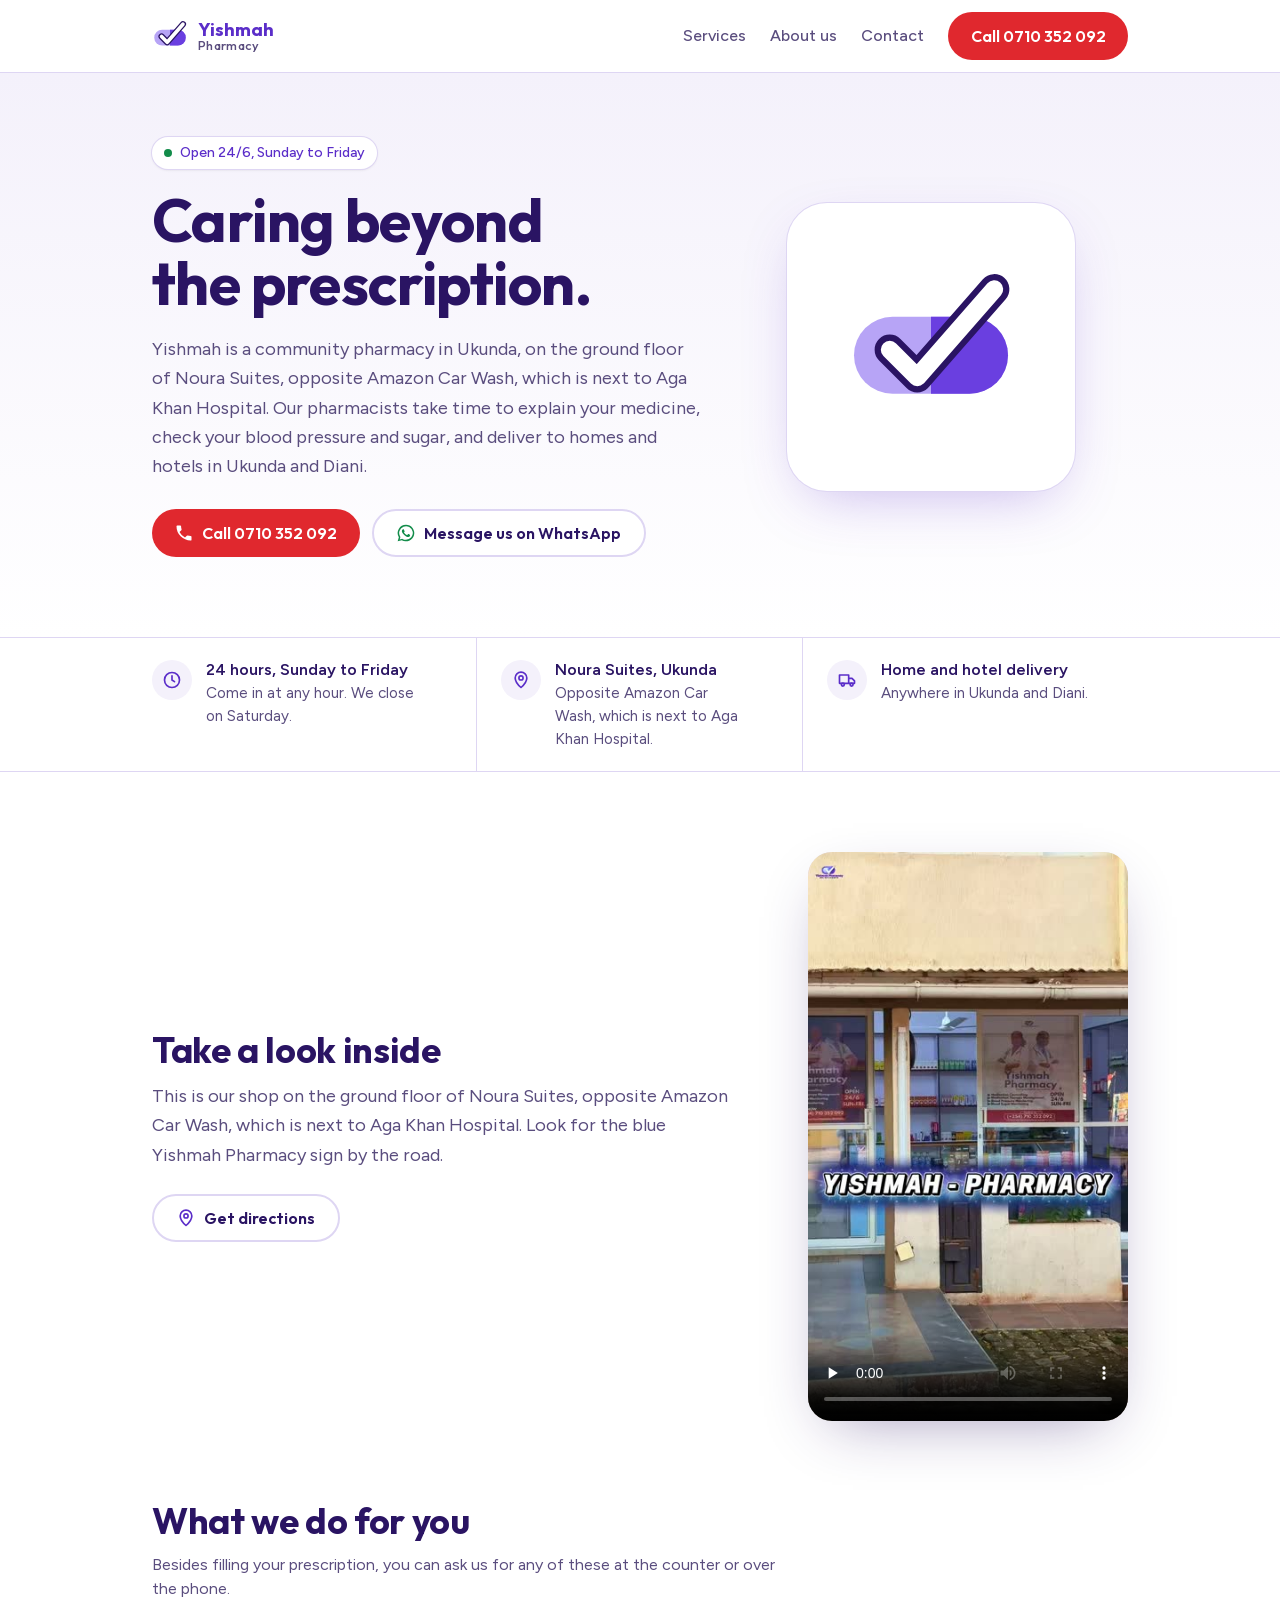
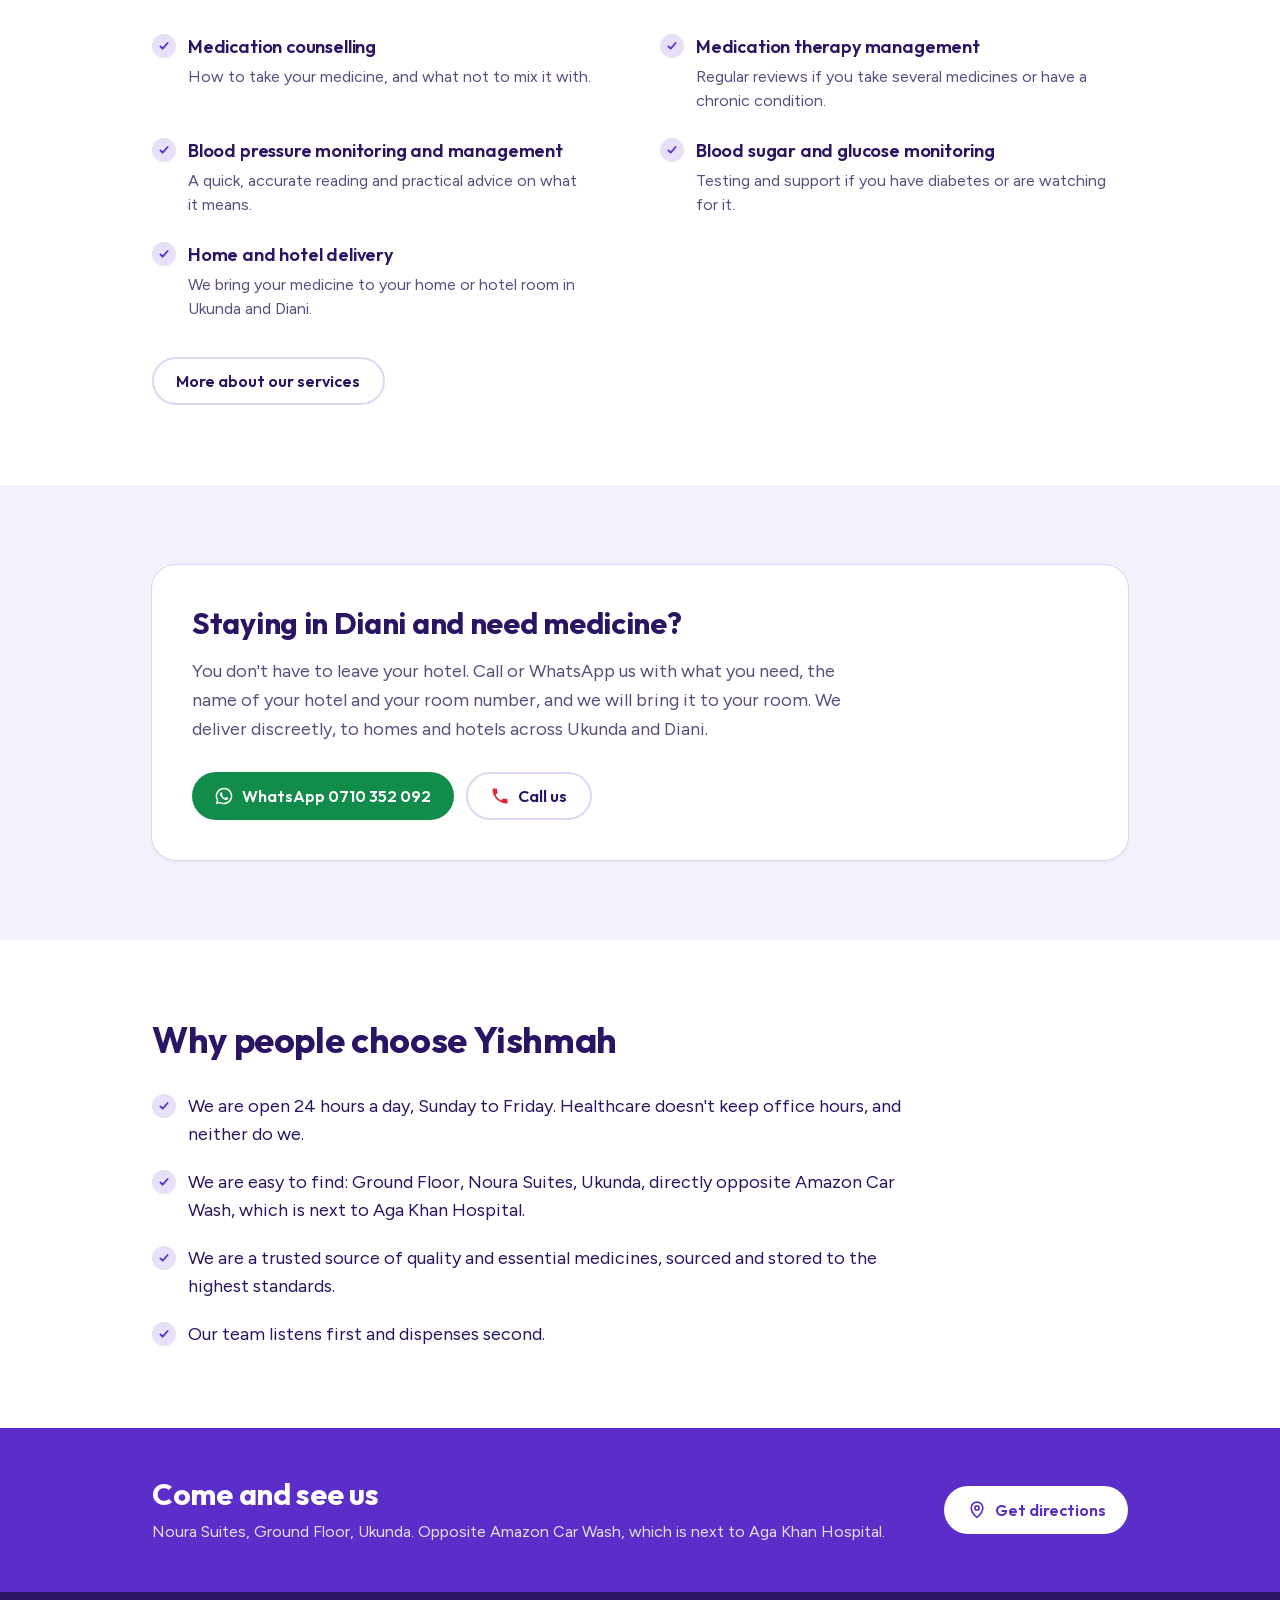
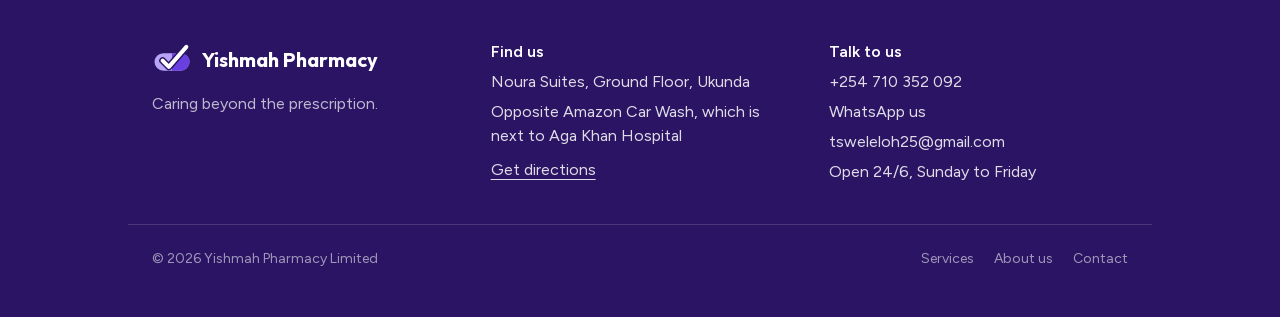
<file: index.html>
<!DOCTYPE html><!--TCVGYAqau4sh4xi65t_Ki--><html lang="en" class="outfit_9ab5612d-module__DFgRqa__variable figtree_aaa2bd5c-module__5DnV1W__variable"><head><meta charSet="utf-8"/><meta name="viewport" content="width=device-width, initial-scale=1"/><link rel="preload" href="/_next/static/media/1b99372b3eaef0c8-s.p.758e15a8.woff2" as="font" crossorigin="" type="font/woff2"/><link rel="preload" href="/_next/static/media/f7aa21714c1c53f8-s.p.e3544bb0.woff2" as="font" crossorigin="" type="font/woff2"/><link rel="stylesheet" href="/_next/static/chunks/93983f1632f1b4a1.css" data-precedence="next"/><link rel="preload" as="script" fetchPriority="low" href="/_next/static/chunks/e1d679caba8aaa66.js"/><script src="/_next/static/chunks/4c8a73fa9a568984.js" async=""></script><script src="/_next/static/chunks/1c64b19886203277.js" async=""></script><script src="/_next/static/chunks/c44ba29902c6819e.js" async=""></script><script src="/_next/static/chunks/turbopack-27e2cf467ea67dbc.js" async=""></script><script src="/_next/static/chunks/1964454f34f3a7ab.js" async=""></script><script src="/_next/static/chunks/6c33792a57a66467.js" async=""></script><script src="/_next/static/chunks/beefb697acdd731a.js" async=""></script><meta name="next-size-adjust" content=""/><meta name="theme-color" content="#5B2EC9"/><title>Yishmah Pharmacy | 24-hour pharmacy in Ukunda, Diani</title><meta name="description" content="Community pharmacy on the ground floor of Noura Suites, Ukunda, opposite Amazon Car Wash, which is next to Aga Khan Hospital. Open 24 hours, Sunday to Friday, with home and hotel delivery across Ukunda and Diani."/><link rel="manifest" href="/manifest.json"/><link rel="canonical" href="https://yishmapharmacy.co.ke"/><meta property="og:title" content="Yishmah Pharmacy | 24-hour pharmacy in Ukunda, Diani"/><meta property="og:description" content="Community pharmacy on the ground floor of Noura Suites, Ukunda, opposite Amazon Car Wash, which is next to Aga Khan Hospital. Open 24 hours, Sunday to Friday, with home and hotel delivery across Ukunda and Diani."/><meta property="og:url" content="https://yishmapharmacy.co.ke"/><meta property="og:site_name" content="Yishmah Pharmacy"/><meta property="og:locale" content="en_KE"/><meta property="og:image" content="https://yishmapharmacy.co.ke/og-image.png"/><meta property="og:image:secure_url" content="https://yishmapharmacy.co.ke/og-image.png"/><meta property="og:image:type" content="image/png"/><meta property="og:image:width" content="1200"/><meta property="og:image:height" content="630"/><meta property="og:image:alt" content="Yishmah Pharmacy"/><meta property="og:type" content="website"/><meta name="twitter:card" content="summary_large_image"/><meta name="twitter:title" content="Yishmah Pharmacy | 24-hour pharmacy in Ukunda, Diani"/><meta name="twitter:description" content="Community pharmacy on the ground floor of Noura Suites, Ukunda, opposite Amazon Car Wash, which is next to Aga Khan Hospital. Open 24 hours, Sunday to Friday, with home and hotel delivery across Ukunda and Diani."/><meta name="twitter:image" content="https://yishmapharmacy.co.ke/og-image.png"/><meta name="twitter:image:secure_url" content="https://yishmapharmacy.co.ke/og-image.png"/><meta name="twitter:image:type" content="image/png"/><meta name="twitter:image:width" content="1200"/><meta name="twitter:image:height" content="630"/><meta name="twitter:image:alt" content="Yishmah Pharmacy"/><link rel="icon" href="/favicon.svg" type="image/svg+xml"/><link rel="icon" href="/favicon.png" type="image/png" sizes="32x32"/><link rel="apple-touch-icon" href="/apple-touch-icon.png"/><script src="/_next/static/chunks/a6dad97d9634a72d.js" noModule=""></script></head><body class="min-h-screen"><div hidden=""><!--$--><!--/$--></div><script type="application/ld+json">{"@context":"https://schema.org","@type":"Pharmacy","@id":"https://yishmapharmacy.co.ke/#pharmacy","name":"Yishmah Pharmacy Limited","alternateName":"Yishmah Pharmacy","slogan":"Caring beyond the prescription","description":"Community pharmacy on the ground floor of Noura Suites, Ukunda, opposite Amazon Car Wash, which is next to Aga Khan Hospital. Open 24 hours, Sunday to Friday, with home and hotel delivery across Ukunda and Diani.","url":"https://yishmapharmacy.co.ke","logo":"https://yishmapharmacy.co.ke/icon-512.png","image":"https://yishmapharmacy.co.ke/og-image.png","telephone":"+254710352092","email":"tsweleloh25@gmail.com","hasMap":"https://www.google.com/maps/dir/?api=1&destination=-4.2852462,39.5747758","geo":{"@type":"GeoCoordinates","latitude":-4.2852462,"longitude":39.5747758},"address":{"@type":"PostalAddress","streetAddress":"Noura Suites, Ground Floor, Opposite Amazon Car Wash, which is next to Aga Khan Hospital","addressLocality":"Ukunda","addressRegion":"Kwale County","addressCountry":"KE"},"areaServed":[{"@type":"Place","name":"Ukunda"},{"@type":"Place","name":"Diani"}],"openingHoursSpecification":[{"@type":"OpeningHoursSpecification","dayOfWeek":["Sunday","Monday","Tuesday","Wednesday","Thursday","Friday"],"opens":"00:00","closes":"23:59"}],"hasOfferCatalog":{"@type":"OfferCatalog","name":"Pharmacy services","itemListElement":[{"@type":"Offer","itemOffered":{"@type":"Service","name":"Medication counselling","url":"https://yishmapharmacy.co.ke/services/counselling"}},{"@type":"Offer","itemOffered":{"@type":"Service","name":"Medication therapy management","url":"https://yishmapharmacy.co.ke/services/therapy-management"}},{"@type":"Offer","itemOffered":{"@type":"Service","name":"Blood pressure monitoring and management","url":"https://yishmapharmacy.co.ke/services/blood-pressure"}},{"@type":"Offer","itemOffered":{"@type":"Service","name":"Blood sugar and glucose monitoring","url":"https://yishmapharmacy.co.ke/services/blood-sugar"}},{"@type":"Offer","itemOffered":{"@type":"Service","name":"Home and hotel delivery","url":"https://yishmapharmacy.co.ke/services/delivery"}}]}}</script><script type="application/ld+json">{"@context":"https://schema.org","@type":"WebSite","@id":"https://yishmapharmacy.co.ke/#website","url":"https://yishmapharmacy.co.ke","name":"Yishmah Pharmacy","inLanguage":"en-KE","publisher":{"@id":"https://yishmapharmacy.co.ke/#pharmacy"}}</script><header class="sticky top-0 z-30 border-b border-[var(--color-line)] bg-white/95 backdrop-blur"><div class="mx-auto flex max-w-5xl items-center justify-between gap-4 px-4 py-3 sm:px-6"><a class="flex items-center gap-2.5" aria-label="Yishmah Pharmacy home" href="/"><svg viewBox="0 0 64 64" class="h-9 w-9 shrink-0" aria-hidden="true"><rect x="4" y="21" width="56" height="28" rx="14" fill="#B7A4F6"></rect><path d="M32 21h14a14 14 0 0 1 0 28H32z" fill="#6A3FE0"></path><path d="M17 33l10 10L55 11" fill="none" stroke="#2A1463" stroke-width="11" stroke-linecap="round" stroke-linejoin="round"></path><path d="M17 33l10 10L55 11" fill="none" stroke="#FFFFFF" stroke-width="6.5" stroke-linecap="round" stroke-linejoin="round"></path></svg><span class="font-[family-name:var(--font-display)] text-lg font-bold leading-none text-[var(--color-violet)]">Yishmah<span class="block text-[0.8rem] font-medium tracking-wide text-[var(--color-ink-soft)]">Pharmacy</span></span></a><nav class="hidden items-center gap-6 md:flex" aria-label="Main"><a class="font-medium text-[var(--color-ink-soft)] hover:text-[var(--color-violet)]" href="/services">Services</a><a class="font-medium text-[var(--color-ink-soft)] hover:text-[var(--color-violet)]" href="/about">About us</a><a class="font-medium text-[var(--color-ink-soft)] hover:text-[var(--color-violet)]" href="/contact">Contact</a><a href="tel:+254710352092" class="btn btn-call">Call <!-- -->0710 352 092</a></nav><nav class="flex items-center gap-4 text-[0.95rem] md:hidden" aria-label="Main"><a class="font-medium text-[var(--color-ink-soft)]" href="/services">Services</a><a class="font-medium text-[var(--color-ink-soft)]" href="/about">About</a><a class="font-medium text-[var(--color-ink-soft)]" href="/contact">Contact</a></nav></div></header><main><section class="bg-gradient-to-b from-[var(--color-lavender)] to-white"><div class="mx-auto grid max-w-5xl items-center gap-8 px-4 pb-12 pt-10 sm:px-6 md:grid-cols-[1.4fr_1fr] md:pb-20 md:pt-16"><div><p class="inline-flex items-center gap-2 rounded-full bg-white px-3 py-1.5 text-sm font-medium text-[var(--color-violet)] shadow-sm ring-1 ring-[var(--color-line)]"><span class="h-2 w-2 rounded-full bg-[var(--color-whatsapp)]"></span>Open 24/6, Sunday to Friday</p><h1 class="mt-5 text-[2.6rem] font-bold leading-[1.05] text-[var(--color-ink)] sm:text-6xl">Caring beyond the prescription<!-- -->.</h1><p class="mt-5 max-w-xl text-lg leading-relaxed text-[var(--color-ink-soft)]">Yishmah is a community pharmacy in Ukunda, on the ground floor of Noura Suites, opposite Amazon Car Wash, which is next to Aga Khan Hospital. Our pharmacists take time to explain your medicine, check your blood pressure and sugar, and deliver to homes and hotels in Ukunda and Diani.</p><div class="mt-7 flex flex-col gap-3 sm:flex-row"><a href="tel:+254710352092" class="btn btn-call"><svg viewBox="0 0 24 24" class="h-5 w-5 shrink-0" fill="currentColor" aria-hidden="true"><path d="M6.6 10.8a15.2 15.2 0 0 0 6.6 6.6l2.2-2.2a1 1 0 0 1 1-.25 11.4 11.4 0 0 0 3.6.57 1 1 0 0 1 1 1V20a1 1 0 0 1-1 1A17 17 0 0 1 3 4a1 1 0 0 1 1-1h3.5a1 1 0 0 1 1 1c0 1.25.2 2.45.57 3.57a1 1 0 0 1-.25 1z"></path></svg> Call <!-- -->0710 352 092</a><a href="https://wa.me/254710352092?text=Hello%20Yishmah%20Pharmacy%2C%20" class="btn btn-outline" target="_blank" rel="noopener"><svg viewBox="0 0 24 24" class="h-5 w-5 text-[var(--color-whatsapp)]" fill="currentColor" aria-hidden="true"><path d="M12 2a10 10 0 0 0-8.6 15.1L2 22l5-1.3A10 10 0 1 0 12 2zm0 18.2a8.2 8.2 0 0 1-4.2-1.15l-.3-.18-3 .78.8-2.9-.2-.3A8.2 8.2 0 1 1 12 20.2zm4.5-6.1c-.25-.12-1.46-.72-1.69-.8-.23-.08-.39-.12-.55.12-.17.25-.64.8-.78.97-.14.16-.29.18-.54.06a6.7 6.7 0 0 1-3.34-2.92c-.25-.43.25-.4.72-1.34.08-.16.04-.3-.02-.42l-.75-1.8c-.2-.48-.4-.41-.55-.42h-.47a.9.9 0 0 0-.65.3 2.73 2.73 0 0 0-.85 2.03 4.74 4.74 0 0 0 1 2.52 10.8 10.8 0 0 0 4.14 3.66c1.54.66 2.14.72 2.91.6.47-.07 1.46-.6 1.66-1.17.2-.58.2-1.07.14-1.17-.06-.1-.22-.16-.47-.28z"></path></svg> Message us on WhatsApp</a></div></div><div class="hidden justify-center md:flex"><div class="grid aspect-square w-72 place-items-center rounded-[2.5rem] bg-white shadow-[0_20px_60px_-20px_rgba(91,46,201,0.35)] ring-1 ring-[var(--color-line)]"><svg viewBox="0 0 64 64" class="h-44 w-44" aria-hidden="true"><rect x="4" y="21" width="56" height="28" rx="14" fill="#B7A4F6"></rect><path d="M32 21h14a14 14 0 0 1 0 28H32z" fill="#6A3FE0"></path><path d="M17 33l10 10L55 11" fill="none" stroke="#2A1463" stroke-width="11" stroke-linecap="round" stroke-linejoin="round"></path><path d="M17 33l10 10L55 11" fill="none" stroke="#FFFFFF" stroke-width="6.5" stroke-linecap="round" stroke-linejoin="round"></path></svg></div></div></div></section><section class="border-y border-[var(--color-line)] bg-white"><div class="mx-auto grid max-w-5xl divide-y divide-[var(--color-line)] px-4 sm:px-6 md:grid-cols-3 md:divide-x md:divide-y-0"><div class="flex gap-3.5 py-5 md:px-6 md:first:pl-0 md:last:pr-0"><span class="mt-0.5 grid h-10 w-10 shrink-0 place-items-center rounded-full bg-[var(--color-lavender)] text-[var(--color-violet)]"><svg viewBox="0 0 24 24" class="h-5 w-5 shrink-0" fill="none" stroke="currentColor" stroke-width="2" stroke-linecap="round" aria-hidden="true"><circle cx="12" cy="12" r="9"></circle><path d="M12 7v5l3 2"></path></svg></span><div><p class="font-semibold">24 hours, Sunday to Friday</p><p class="text-[0.95rem] text-[var(--color-ink-soft)]">Come in at any hour. We close on Saturday.</p></div></div><div class="flex gap-3.5 py-5 md:px-6 md:first:pl-0 md:last:pr-0"><span class="mt-0.5 grid h-10 w-10 shrink-0 place-items-center rounded-full bg-[var(--color-lavender)] text-[var(--color-violet)]"><svg viewBox="0 0 24 24" class="h-5 w-5 shrink-0" fill="none" stroke="currentColor" stroke-width="2" stroke-linecap="round" stroke-linejoin="round" aria-hidden="true"><path d="M12 21s-7-6.2-7-11.5a7 7 0 0 1 14 0C19 14.8 12 21 12 21z"></path><circle cx="12" cy="9.5" r="2.5"></circle></svg></span><div><p class="font-semibold">Noura Suites, Ukunda</p><p class="text-[0.95rem] text-[var(--color-ink-soft)]">Opposite Amazon Car Wash, which is next to Aga Khan Hospital<!-- -->.</p></div></div><div class="flex gap-3.5 py-5 md:px-6 md:first:pl-0 md:last:pr-0"><span class="mt-0.5 grid h-10 w-10 shrink-0 place-items-center rounded-full bg-[var(--color-lavender)] text-[var(--color-violet)]"><svg viewBox="0 0 24 24" class="h-5 w-5 shrink-0" fill="none" stroke="currentColor" stroke-width="2" stroke-linecap="round" stroke-linejoin="round" aria-hidden="true"><path d="M3 6h11v10H3zM14 10h4l3 3v3h-7"></path><circle cx="7" cy="17.5" r="1.8"></circle><circle cx="17.5" cy="17.5" r="1.8"></circle></svg></span><div><p class="font-semibold">Home and hotel delivery</p><p class="text-[0.95rem] text-[var(--color-ink-soft)]">Anywhere in Ukunda and Diani.</p></div></div></div></section><section class="mx-auto grid max-w-5xl items-center gap-8 px-4 pt-14 sm:px-6 md:grid-cols-[1fr_20rem] md:gap-14 md:pt-20"><div><h2 class="text-3xl font-bold sm:text-4xl">Take a look inside</h2><p class="mt-3 max-w-xl text-lg leading-relaxed text-[var(--color-ink-soft)]">This is our shop on the ground floor of Noura Suites, opposite Amazon Car Wash, which is next to Aga Khan Hospital. Look for the blue Yishmah Pharmacy sign by the road.</p><a href="https://www.google.com/maps/dir/?api=1&amp;destination=-4.2852462,39.5747758" class="btn btn-outline mt-6" target="_blank" rel="noopener"><svg viewBox="0 0 24 24" class="h-5 w-5 text-[var(--color-violet)]" fill="none" stroke="currentColor" stroke-width="2" stroke-linecap="round" stroke-linejoin="round" aria-hidden="true"><path d="M12 21s-7-6.2-7-11.5a7 7 0 0 1 14 0C19 14.8 12 21 12 21z"></path><circle cx="12" cy="9.5" r="2.5"></circle></svg> Get directions</a></div><video class="block w-full rounded-3xl bg-[var(--color-lavender-deep)] shadow-[0_20px_60px_-24px_rgba(42,20,99,0.45)] mx-auto max-w-[20rem]" controls="" playsInline="" preload="none" width="360" height="640" poster="/video/yishmah-pharmacy-360-poster.jpg"><source src="/video/yishmah-pharmacy-360.mp4" type="video/mp4"/><a href="/video/yishmah-pharmacy-360.mp4">Watch the video of our shop</a></video></section><section class="mx-auto max-w-5xl px-4 py-14 sm:px-6 md:py-20"><h2 class="text-3xl font-bold sm:text-4xl">What we do for you</h2><p class="mt-3 max-w-2xl text-[var(--color-ink-soft)]">Besides filling your prescription, you can ask us for any of these at the counter or over the phone.</p><ul class="check-list mt-8 grid gap-x-10 gap-y-6 md:grid-cols-2"><li><h3 class="text-lg font-semibold"><a class="hover:text-[var(--color-violet)] hover:underline" href="/services/counselling">Medication counselling</a></h3><p class="mt-1 text-[var(--color-ink-soft)]">How to take your medicine, and what not to mix it with.</p></li><li><h3 class="text-lg font-semibold"><a class="hover:text-[var(--color-violet)] hover:underline" href="/services/therapy-management">Medication therapy management</a></h3><p class="mt-1 text-[var(--color-ink-soft)]">Regular reviews if you take several medicines or have a chronic condition.</p></li><li><h3 class="text-lg font-semibold"><a class="hover:text-[var(--color-violet)] hover:underline" href="/services/blood-pressure">Blood pressure monitoring and management</a></h3><p class="mt-1 text-[var(--color-ink-soft)]">A quick, accurate reading and practical advice on what it means.</p></li><li><h3 class="text-lg font-semibold"><a class="hover:text-[var(--color-violet)] hover:underline" href="/services/blood-sugar">Blood sugar and glucose monitoring</a></h3><p class="mt-1 text-[var(--color-ink-soft)]">Testing and support if you have diabetes or are watching for it.</p></li><li><h3 class="text-lg font-semibold"><a class="hover:text-[var(--color-violet)] hover:underline" href="/services/delivery">Home and hotel delivery</a></h3><p class="mt-1 text-[var(--color-ink-soft)]">We bring your medicine to your home or hotel room in Ukunda and Diani.</p></li></ul><a class="btn btn-outline mt-9" href="/services">More about our services</a></section><section class="bg-[var(--color-lavender)]"><div class="mx-auto max-w-5xl px-4 py-14 sm:px-6 md:py-20"><div class="rounded-3xl bg-white p-6 shadow-sm ring-1 ring-[var(--color-line)] sm:p-10"><h2 class="text-2xl font-bold sm:text-3xl">Staying in Diani and need medicine?</h2><p class="mt-4 max-w-2xl text-lg leading-relaxed text-[var(--color-ink-soft)]">You don&#x27;t have to leave your hotel. Call or WhatsApp us with what you need, the name of your hotel and your room number, and we will bring it to your room. We deliver discreetly, to homes and hotels across Ukunda and Diani.</p><div class="mt-7 flex flex-col gap-3 sm:flex-row"><a href="https://wa.me/254710352092?text=Hello%20Yishmah%20Pharmacy%2C%20" class="btn bg-[var(--color-whatsapp)] text-white" target="_blank" rel="noopener"><svg viewBox="0 0 24 24" class="h-5 w-5 shrink-0" fill="currentColor" aria-hidden="true"><path d="M12 2a10 10 0 0 0-8.6 15.1L2 22l5-1.3A10 10 0 1 0 12 2zm0 18.2a8.2 8.2 0 0 1-4.2-1.15l-.3-.18-3 .78.8-2.9-.2-.3A8.2 8.2 0 1 1 12 20.2zm4.5-6.1c-.25-.12-1.46-.72-1.69-.8-.23-.08-.39-.12-.55.12-.17.25-.64.8-.78.97-.14.16-.29.18-.54.06a6.7 6.7 0 0 1-3.34-2.92c-.25-.43.25-.4.72-1.34.08-.16.04-.3-.02-.42l-.75-1.8c-.2-.48-.4-.41-.55-.42h-.47a.9.9 0 0 0-.65.3 2.73 2.73 0 0 0-.85 2.03 4.74 4.74 0 0 0 1 2.52 10.8 10.8 0 0 0 4.14 3.66c1.54.66 2.14.72 2.91.6.47-.07 1.46-.6 1.66-1.17.2-.58.2-1.07.14-1.17-.06-.1-.22-.16-.47-.28z"></path></svg> WhatsApp <!-- -->0710 352 092</a><a href="tel:+254710352092" class="btn btn-outline"><svg viewBox="0 0 24 24" class="h-5 w-5 text-[var(--color-call)]" fill="currentColor" aria-hidden="true"><path d="M6.6 10.8a15.2 15.2 0 0 0 6.6 6.6l2.2-2.2a1 1 0 0 1 1-.25 11.4 11.4 0 0 0 3.6.57 1 1 0 0 1 1 1V20a1 1 0 0 1-1 1A17 17 0 0 1 3 4a1 1 0 0 1 1-1h3.5a1 1 0 0 1 1 1c0 1.25.2 2.45.57 3.57a1 1 0 0 1-.25 1z"></path></svg> Call us</a></div></div></div></section><section class="mx-auto max-w-5xl px-4 py-14 sm:px-6 md:py-20"><h2 class="text-3xl font-bold sm:text-4xl">Why people choose Yishmah</h2><ul class="check-list mt-8 grid max-w-3xl gap-5 text-lg"><li>We are open 24 hours a day, Sunday to Friday. Healthcare doesn&#x27;t keep office hours, and neither do we.</li><li>We are easy to find: Ground Floor, Noura Suites, Ukunda, directly opposite Amazon Car Wash, which is next to Aga Khan Hospital.</li><li>We are a trusted source of quality and essential medicines, sourced and stored to the highest standards.</li><li>Our team listens first and dispenses second.</li></ul></section><section class="bg-[var(--color-violet)] text-white"><div class="mx-auto flex max-w-5xl flex-col gap-6 px-4 py-12 sm:px-6 md:flex-row md:items-center md:justify-between"><div><h2 class="text-2xl font-bold sm:text-3xl">Come and see us</h2><p class="mt-2 text-white/85">Noura Suites, Ground Floor<!-- -->, Ukunda. <!-- -->Opposite Amazon Car Wash, which is next to Aga Khan Hospital<!-- -->.</p></div><a href="https://www.google.com/maps/dir/?api=1&amp;destination=-4.2852462,39.5747758" class="btn bg-white text-[var(--color-violet)]" target="_blank" rel="noopener"><svg viewBox="0 0 24 24" class="h-5 w-5 shrink-0" fill="none" stroke="currentColor" stroke-width="2" stroke-linecap="round" stroke-linejoin="round" aria-hidden="true"><path d="M12 21s-7-6.2-7-11.5a7 7 0 0 1 14 0C19 14.8 12 21 12 21z"></path><circle cx="12" cy="9.5" r="2.5"></circle></svg> Get directions</a></div></section><!--$--><!--/$--></main><footer class="bg-[var(--color-ink)] pb-28 pt-12 text-white/85 md:pb-12"><div class="mx-auto grid max-w-5xl gap-10 px-4 sm:px-6 md:grid-cols-3"><div><div class="flex items-center gap-2.5"><svg viewBox="0 0 64 64" class="h-10 w-10" aria-hidden="true"><rect x="4" y="21" width="56" height="28" rx="14" fill="#B7A4F6"></rect><path d="M32 21h14a14 14 0 0 1 0 28H32z" fill="#6A3FE0"></path><path d="M17 33l10 10L55 11" fill="none" stroke="#2A1463" stroke-width="11" stroke-linecap="round" stroke-linejoin="round"></path><path d="M17 33l10 10L55 11" fill="none" stroke="#FFFFFF" stroke-width="6.5" stroke-linecap="round" stroke-linejoin="round"></path></svg><span class="font-[family-name:var(--font-display)] text-xl font-bold text-white">Yishmah Pharmacy</span></div><p class="mt-3 text-white/70">Caring beyond the prescription<!-- -->.</p></div><div class="space-y-1.5"><p class="font-semibold text-white">Find us</p><p>Noura Suites, Ground Floor<!-- -->, Ukunda</p><p>Opposite Amazon Car Wash, which is next to Aga Khan Hospital</p><a href="https://www.google.com/maps/dir/?api=1&amp;destination=-4.2852462,39.5747758" class="inline-block pt-1 underline underline-offset-4" target="_blank" rel="noopener">Get directions</a></div><div class="space-y-1.5"><p class="font-semibold text-white">Talk to us</p><p><a href="tel:+254710352092" class="underline-offset-4 hover:underline">+254 710 352 092</a></p><p><a href="https://wa.me/254710352092?text=Hello%20Yishmah%20Pharmacy%2C%20" class="underline-offset-4 hover:underline" target="_blank" rel="noopener">WhatsApp us</a></p><p><a href="mailto:tsweleloh25@gmail.com" class="break-all underline-offset-4 hover:underline">tsweleloh25@gmail.com</a></p><p>Open 24/6, Sunday to Friday</p></div></div><div class="mx-auto mt-10 flex max-w-5xl flex-wrap items-center justify-between gap-4 border-t border-white/15 px-4 pt-6 text-sm text-white/55 sm:px-6"><p>© <!-- -->2026<!-- --> <!-- -->Yishmah Pharmacy Limited</p><nav class="flex gap-5" aria-label="Footer"><a class="hover:text-white" href="/services">Services</a><a class="hover:text-white" href="/about">About us</a><a class="hover:text-white" href="/contact">Contact</a></nav></div></footer><div class="fixed inset-x-0 bottom-0 z-40 border-t border-[var(--color-line)] bg-white/95 px-3 pb-[max(0.6rem,env(safe-area-inset-bottom))] pt-2.5 backdrop-blur md:hidden"><div class="grid grid-cols-2 gap-2.5"><a href="tel:+254710352092" class="btn btn-call w-full"><svg viewBox="0 0 24 24" class="h-5 w-5 shrink-0" fill="currentColor" aria-hidden="true"><path d="M6.6 10.8a15.2 15.2 0 0 0 6.6 6.6l2.2-2.2a1 1 0 0 1 1-.25 11.4 11.4 0 0 0 3.6.57 1 1 0 0 1 1 1V20a1 1 0 0 1-1 1A17 17 0 0 1 3 4a1 1 0 0 1 1-1h3.5a1 1 0 0 1 1 1c0 1.25.2 2.45.57 3.57a1 1 0 0 1-.25 1z"></path></svg> Call</a><a href="https://wa.me/254710352092?text=Hello%20Yishmah%20Pharmacy%2C%20" class="btn w-full bg-[var(--color-whatsapp)] text-white" target="_blank" rel="noopener"><svg viewBox="0 0 24 24" class="h-5 w-5 shrink-0" fill="currentColor" aria-hidden="true"><path d="M12 2a10 10 0 0 0-8.6 15.1L2 22l5-1.3A10 10 0 1 0 12 2zm0 18.2a8.2 8.2 0 0 1-4.2-1.15l-.3-.18-3 .78.8-2.9-.2-.3A8.2 8.2 0 1 1 12 20.2zm4.5-6.1c-.25-.12-1.46-.72-1.69-.8-.23-.08-.39-.12-.55.12-.17.25-.64.8-.78.97-.14.16-.29.18-.54.06a6.7 6.7 0 0 1-3.34-2.92c-.25-.43.25-.4.72-1.34.08-.16.04-.3-.02-.42l-.75-1.8c-.2-.48-.4-.41-.55-.42h-.47a.9.9 0 0 0-.65.3 2.73 2.73 0 0 0-.85 2.03 4.74 4.74 0 0 0 1 2.52 10.8 10.8 0 0 0 4.14 3.66c1.54.66 2.14.72 2.91.6.47-.07 1.46-.6 1.66-1.17.2-.58.2-1.07.14-1.17-.06-.1-.22-.16-.47-.28z"></path></svg> WhatsApp</a></div></div><script src="/_next/static/chunks/e1d679caba8aaa66.js" id="_R_" async=""></script><script>(self.__next_f=self.__next_f||[]).push([0])</script><script>self.__next_f.push([1,"1:\"$Sreact.fragment\"\n3:I[74426,[\"/_next/static/chunks/1964454f34f3a7ab.js\"],\"\"]\n10:I[60374,[\"/_next/static/chunks/6c33792a57a66467.js\",\"/_next/static/chunks/beefb697acdd731a.js\"],\"default\"]\n:HL[\"/_next/static/chunks/93983f1632f1b4a1.css\",\"style\"]\n:HL[\"/_next/static/media/1b99372b3eaef0c8-s.p.758e15a8.woff2\",\"font\",{\"crossOrigin\":\"\",\"type\":\"font/woff2\"}]\n:HL[\"/_next/static/media/f7aa21714c1c53f8-s.p.e3544bb0.woff2\",\"font\",{\"crossOrigin\":\"\",\"type\":\"font/woff2\"}]\n2:T84e,"])</script><script>self.__next_f.push([1,"{\"@context\":\"https://schema.org\",\"@type\":\"Pharmacy\",\"@id\":\"https://yishmapharmacy.co.ke/#pharmacy\",\"name\":\"Yishmah Pharmacy Limited\",\"alternateName\":\"Yishmah Pharmacy\",\"slogan\":\"Caring beyond the prescription\",\"description\":\"Community pharmacy on the ground floor of Noura Suites, Ukunda, opposite Amazon Car Wash, which is next to Aga Khan Hospital. Open 24 hours, Sunday to Friday, with home and hotel delivery across Ukunda and Diani.\",\"url\":\"https://yishmapharmacy.co.ke\",\"logo\":\"https://yishmapharmacy.co.ke/icon-512.png\",\"image\":\"https://yishmapharmacy.co.ke/og-image.png\",\"telephone\":\"+254710352092\",\"email\":\"tsweleloh25@gmail.com\",\"hasMap\":\"https://www.google.com/maps/dir/?api=1\u0026destination=-4.2852462,39.5747758\",\"geo\":{\"@type\":\"GeoCoordinates\",\"latitude\":-4.2852462,\"longitude\":39.5747758},\"address\":{\"@type\":\"PostalAddress\",\"streetAddress\":\"Noura Suites, Ground Floor, Opposite Amazon Car Wash, which is next to Aga Khan Hospital\",\"addressLocality\":\"Ukunda\",\"addressRegion\":\"Kwale County\",\"addressCountry\":\"KE\"},\"areaServed\":[{\"@type\":\"Place\",\"name\":\"Ukunda\"},{\"@type\":\"Place\",\"name\":\"Diani\"}],\"openingHoursSpecification\":[{\"@type\":\"OpeningHoursSpecification\",\"dayOfWeek\":[\"Sunday\",\"Monday\",\"Tuesday\",\"Wednesday\",\"Thursday\",\"Friday\"],\"opens\":\"00:00\",\"closes\":\"23:59\"}],\"hasOfferCatalog\":{\"@type\":\"OfferCatalog\",\"name\":\"Pharmacy services\",\"itemListElement\":[{\"@type\":\"Offer\",\"itemOffered\":{\"@type\":\"Service\",\"name\":\"Medication counselling\",\"url\":\"https://yishmapharmacy.co.ke/services/counselling\"}},{\"@type\":\"Offer\",\"itemOffered\":{\"@type\":\"Service\",\"name\":\"Medication therapy management\",\"url\":\"https://yishmapharmacy.co.ke/services/therapy-management\"}},{\"@type\":\"Offer\",\"itemOffered\":{\"@type\":\"Service\",\"name\":\"Blood pressure monitoring and management\",\"url\":\"https://yishmapharmacy.co.ke/services/blood-pressure\"}},{\"@type\":\"Offer\",\"itemOffered\":{\"@type\":\"Service\",\"name\":\"Blood sugar and glucose monitoring\",\"url\":\"https://yishmapharmacy.co.ke/services/blood-sugar\"}},{\"@type\":\"Offer\",\"itemOffered\":{\"@type\":\"Service\",\"name\":\"Home and hotel delivery\",\"url\":\"https://yishmapharmacy.co.ke/services/delivery\"}}]}}"])</script><script>self.__next_f.push([1,"0:{\"P\":null,\"b\":\"TCVGYAqau4sh4xi65t_Ki\",\"c\":[\"\",\"\"],\"q\":\"\",\"i\":false,\"f\":[[[\"\",{\"children\":[\"__PAGE__\",{}]},\"$undefined\",\"$undefined\",true],[[\"$\",\"$1\",\"c\",{\"children\":[[[\"$\",\"link\",\"0\",{\"rel\":\"stylesheet\",\"href\":\"/_next/static/chunks/93983f1632f1b4a1.css\",\"precedence\":\"next\",\"crossOrigin\":\"$undefined\",\"nonce\":\"$undefined\"}],[\"$\",\"script\",\"script-0\",{\"src\":\"/_next/static/chunks/1964454f34f3a7ab.js\",\"async\":true,\"nonce\":\"$undefined\"}]],[\"$\",\"html\",null,{\"lang\":\"en\",\"className\":\"outfit_9ab5612d-module__DFgRqa__variable figtree_aaa2bd5c-module__5DnV1W__variable\",\"children\":[\"$\",\"body\",null,{\"className\":\"min-h-screen\",\"children\":[[\"$\",\"script\",null,{\"type\":\"application/ld+json\",\"dangerouslySetInnerHTML\":{\"__html\":\"$2\"}}],[\"$\",\"script\",null,{\"type\":\"application/ld+json\",\"dangerouslySetInnerHTML\":{\"__html\":\"{\\\"@context\\\":\\\"https://schema.org\\\",\\\"@type\\\":\\\"WebSite\\\",\\\"@id\\\":\\\"https://yishmapharmacy.co.ke/#website\\\",\\\"url\\\":\\\"https://yishmapharmacy.co.ke\\\",\\\"name\\\":\\\"Yishmah Pharmacy\\\",\\\"inLanguage\\\":\\\"en-KE\\\",\\\"publisher\\\":{\\\"@id\\\":\\\"https://yishmapharmacy.co.ke/#pharmacy\\\"}}\"}}],[\"$\",\"header\",null,{\"className\":\"sticky top-0 z-30 border-b border-[var(--color-line)] bg-white/95 backdrop-blur\",\"children\":[\"$\",\"div\",null,{\"className\":\"mx-auto flex max-w-5xl items-center justify-between gap-4 px-4 py-3 sm:px-6\",\"children\":[[\"$\",\"$L3\",null,{\"href\":\"/\",\"className\":\"flex items-center gap-2.5\",\"aria-label\":\"Yishmah Pharmacy home\",\"children\":[[\"$\",\"svg\",null,{\"viewBox\":\"0 0 64 64\",\"className\":\"h-9 w-9 shrink-0\",\"aria-hidden\":\"true\",\"children\":[\"$L4\",\"$L5\",\"$L6\",\"$L7\"]}],\"$L8\"]}],\"$L9\",\"$La\"]}]}],\"$Lb\",\"$Lc\",\"$Ld\"]}]}]]}],{\"children\":[\"$Le\",{},null,false,false]},null,false,false],\"$Lf\",false]],\"m\":\"$undefined\",\"G\":[\"$10\",[]],\"S\":true}\n"])</script><script>self.__next_f.push([1,"11:I[92322,[\"/_next/static/chunks/6c33792a57a66467.js\",\"/_next/static/chunks/beefb697acdd731a.js\"],\"default\"]\n12:I[81409,[\"/_next/static/chunks/6c33792a57a66467.js\",\"/_next/static/chunks/beefb697acdd731a.js\"],\"default\"]\n1d:I[19091,[\"/_next/static/chunks/6c33792a57a66467.js\",\"/_next/static/chunks/beefb697acdd731a.js\"],\"ViewportBoundary\"]\n1f:I[19091,[\"/_next/static/chunks/6c33792a57a66467.js\",\"/_next/static/chunks/beefb697acdd731a.js\"],\"MetadataBoundary\"]\n20:\"$Sreact.suspense\"\n4:[\"$\",\"rect\",null,{\"x\":\"4\",\"y\":\"21\",\"width\":\"56\",\"height\":\"28\",\"rx\":\"14\",\"fill\":\"#B7A4F6\"}]\n5:[\"$\",\"path\",null,{\"d\":\"M32 21h14a14 14 0 0 1 0 28H32z\",\"fill\":\"#6A3FE0\"}]\n6:[\"$\",\"path\",null,{\"d\":\"M17 33l10 10L55 11\",\"fill\":\"none\",\"stroke\":\"#2A1463\",\"strokeWidth\":\"11\",\"strokeLinecap\":\"round\",\"strokeLinejoin\":\"round\"}]\n7:[\"$\",\"path\",null,{\"d\":\"M17 33l10 10L55 11\",\"fill\":\"none\",\"stroke\":\"#FFFFFF\",\"strokeWidth\":\"6.5\",\"strokeLinecap\":\"round\",\"strokeLinejoin\":\"round\"}]\n8:[\"$\",\"span\",null,{\"className\":\"font-[family-name:var(--font-display)] text-lg font-bold leading-none text-[var(--color-violet)]\",\"children\":[\"Yishmah\",[\"$\",\"span\",null,{\"className\":\"block text-[0.8rem] font-medium tracking-wide text-[var(--color-ink-soft)]\",\"children\":\"Pharmacy\"}]]}]\n9:[\"$\",\"nav\",null,{\"className\":\"hidden items-center gap-6 md:flex\",\"aria-label\":\"Main\",\"children\":[[[\"$\",\"$L3\",\"/services\",{\"href\":\"/services\",\"className\":\"font-medium text-[var(--color-ink-soft)] hover:text-[var(--color-violet)]\",\"children\":\"Services\"}],[\"$\",\"$L3\",\"/about\",{\"href\":\"/about\",\"className\":\"font-medium text-[var(--color-ink-soft)] hover:text-[var(--color-violet)]\",\"children\":\"About us\"}],[\"$\",\"$L3\",\"/contact\",{\"href\":\"/contact\",\"className\":\"font-medium text-[var(--color-ink-soft)] hover:text-[var(--color-violet)]\",\"children\":\"Contact\"}]],[\"$\",\"a\",null,{\"href\":\"tel:+254710352092\",\"className\":\"btn btn-call\",\"children\":[\"Call \",\"0710 352 092\"]}]]}]\na:[\"$\",\"nav\",null,{\"className\":\"flex items-center gap-4 text-[0.95rem] md:hidden\",\"aria-label\":\"Main\",\"children\":[[\"$\",\"$L3\",\"/services\",{\"href\":\"/services\",\"className\":\"font-medium text-[var(--color-ink-soft)]\",\"children\":\"Services\"}],[\"$\",\"$L3\",\"/about\",{\"href\":\"/about\",\"className\":\"font-medium text-[var(--color-ink-soft)]\",\"children\":\"About\"}],[\"$\",\"$L3\",\"/contact\",{\"href\":\"/contact\",\"className\":\"font-medium text-[var(--color-ink-soft)]\",\"children\":\"Contact\"}]]}]\nb:[\"$\",\"main\",null,{\"children\":[\"$\",\"$L11\",null,{\"parallelRouterKey\":\"children\",\"error\":\"$undefined\",\"errorStyles\":\"$undefined\",\"errorScripts\":\"$undefined\",\"template\":[\"$\",\"$L12\",null,{}],\"templateStyles\":\"$undefined\",\"templateScripts\":\"$undefined\",\"notFound\":[[\"$\",\"section\",null,{\"className\":\"mx-auto max-w-2xl px-4 py-24 text-center sm:px-6\",\"children\":[[\"$\",\"h1\",null,{\"className\":\"text-4xl font-bold\",\"children\":\"We couldn't find that page\"}],[\"$\",\"p\",null,{\"className\":\"mt-4 text-lg text-[var(--color-ink-soft)]\",\"children\":[\"Go back to the home page, or call us on \",\"0710 352 092\",\".\"]}],[\"$\",\"div\",null,{\"className\":\"mt-8 flex flex-col justify-center gap-3 sm:flex-row\",\"children\":[[\"$\",\"$L3\",null,{\"href\":\"/\",\"className\":\"btn btn-primary\",\"children\":\"Home page\"}],[\"$\",\"a\",null,{\"href\":\"tel:+254710352092\",\"className\":\"btn btn-call\",\"children\":[\"Call \",\"0710 352 092\"]}]]}]]}],[]],\"forbidden\":\"$undefined\",\"unauthorized\":\"$undefined\"}]}]\n"])</script><script>self.__next_f.push([1,"c:[\"$\",\"footer\",null,{\"className\":\"bg-[var(--color-ink)] pb-28 pt-12 text-white/85 md:pb-12\",\"children\":[[\"$\",\"div\",null,{\"className\":\"mx-auto grid max-w-5xl gap-10 px-4 sm:px-6 md:grid-cols-3\",\"children\":[[\"$\",\"div\",null,{\"children\":[[\"$\",\"div\",null,{\"className\":\"flex items-center gap-2.5\",\"children\":[[\"$\",\"svg\",null,{\"viewBox\":\"0 0 64 64\",\"className\":\"h-10 w-10\",\"aria-hidden\":\"true\",\"children\":[[\"$\",\"rect\",null,{\"x\":\"4\",\"y\":\"21\",\"width\":\"56\",\"height\":\"28\",\"rx\":\"14\",\"fill\":\"#B7A4F6\"}],[\"$\",\"path\",null,{\"d\":\"M32 21h14a14 14 0 0 1 0 28H32z\",\"fill\":\"#6A3FE0\"}],[\"$\",\"path\",null,{\"d\":\"M17 33l10 10L55 11\",\"fill\":\"none\",\"stroke\":\"#2A1463\",\"strokeWidth\":\"11\",\"strokeLinecap\":\"round\",\"strokeLinejoin\":\"round\"}],[\"$\",\"path\",null,{\"d\":\"M17 33l10 10L55 11\",\"fill\":\"none\",\"stroke\":\"#FFFFFF\",\"strokeWidth\":\"6.5\",\"strokeLinecap\":\"round\",\"strokeLinejoin\":\"round\"}]]}],[\"$\",\"span\",null,{\"className\":\"font-[family-name:var(--font-display)] text-xl font-bold text-white\",\"children\":\"Yishmah Pharmacy\"}]]}],[\"$\",\"p\",null,{\"className\":\"mt-3 text-white/70\",\"children\":[\"Caring beyond the prescription\",\".\"]}]]}],[\"$\",\"div\",null,{\"className\":\"space-y-1.5\",\"children\":[[\"$\",\"p\",null,{\"className\":\"font-semibold text-white\",\"children\":\"Find us\"}],[\"$\",\"p\",null,{\"children\":[\"Noura Suites, Ground Floor\",\", Ukunda\"]}],[\"$\",\"p\",null,{\"children\":\"Opposite Amazon Car Wash, which is next to Aga Khan Hospital\"}],[\"$\",\"a\",null,{\"href\":\"https://www.google.com/maps/dir/?api=1\u0026destination=-4.2852462,39.5747758\",\"className\":\"inline-block pt-1 underline underline-offset-4\",\"target\":\"_blank\",\"rel\":\"noopener\",\"children\":\"Get directions\"}]]}],[\"$\",\"div\",null,{\"className\":\"space-y-1.5\",\"children\":[[\"$\",\"p\",null,{\"className\":\"font-semibold text-white\",\"children\":\"Talk to us\"}],[\"$\",\"p\",null,{\"children\":[\"$\",\"a\",null,{\"href\":\"tel:+254710352092\",\"className\":\"underline-offset-4 hover:underline\",\"children\":\"+254 710 352 092\"}]}],[\"$\",\"p\",null,{\"children\":[\"$\",\"a\",null,{\"href\":\"https://wa.me/254710352092?text=Hello%20Yishmah%20Pharmacy%2C%20\",\"className\":\"underline-offset-4 hover:underline\",\"target\":\"_blank\",\"rel\":\"noopener\",\"children\":\"WhatsApp us\"}]}],[\"$\",\"p\",null,{\"children\":[\"$\",\"a\",null,{\"href\":\"mailto:tsweleloh25@gmail.com\",\"className\":\"break-all underline-offset-4 hover:underline\",\"children\":\"tsweleloh25@gmail.com\"}]}],[\"$\",\"p\",null,{\"children\":\"Open 24/6, Sunday to Friday\"}]]}]]}],[\"$\",\"div\",null,{\"className\":\"mx-auto mt-10 flex max-w-5xl flex-wrap items-center justify-between gap-4 border-t border-white/15 px-4 pt-6 text-sm text-white/55 sm:px-6\",\"children\":[[\"$\",\"p\",null,{\"children\":[\"© \",2026,\" \",\"Yishmah Pharmacy Limited\"]}],[\"$\",\"nav\",null,{\"className\":\"flex gap-5\",\"aria-label\":\"Footer\",\"children\":[[\"$\",\"$L3\",\"/services\",{\"href\":\"/services\",\"className\":\"hover:text-white\",\"children\":\"Services\"}],[\"$\",\"$L3\",\"/about\",{\"href\":\"/about\",\"className\":\"hover:text-white\",\"children\":\"About us\"}],[\"$\",\"$L3\",\"/contact\",{\"href\":\"/contact\",\"className\":\"hover:text-white\",\"children\":\"Contact\"}]]}]]}]]}]\n"])</script><script>self.__next_f.push([1,"d:[\"$\",\"div\",null,{\"className\":\"fixed inset-x-0 bottom-0 z-40 border-t border-[var(--color-line)] bg-white/95 px-3 pb-[max(0.6rem,env(safe-area-inset-bottom))] pt-2.5 backdrop-blur md:hidden\",\"children\":[\"$\",\"div\",null,{\"className\":\"grid grid-cols-2 gap-2.5\",\"children\":[[\"$\",\"a\",null,{\"href\":\"tel:+254710352092\",\"className\":\"btn btn-call w-full\",\"children\":[[\"$\",\"svg\",null,{\"viewBox\":\"0 0 24 24\",\"className\":\"h-5 w-5 shrink-0\",\"fill\":\"currentColor\",\"aria-hidden\":\"true\",\"children\":[\"$\",\"path\",null,{\"d\":\"M6.6 10.8a15.2 15.2 0 0 0 6.6 6.6l2.2-2.2a1 1 0 0 1 1-.25 11.4 11.4 0 0 0 3.6.57 1 1 0 0 1 1 1V20a1 1 0 0 1-1 1A17 17 0 0 1 3 4a1 1 0 0 1 1-1h3.5a1 1 0 0 1 1 1c0 1.25.2 2.45.57 3.57a1 1 0 0 1-.25 1z\"}]}],\" Call\"]}],[\"$\",\"a\",null,{\"href\":\"https://wa.me/254710352092?text=Hello%20Yishmah%20Pharmacy%2C%20\",\"className\":\"btn w-full bg-[var(--color-whatsapp)] text-white\",\"target\":\"_blank\",\"rel\":\"noopener\",\"children\":[[\"$\",\"svg\",null,{\"viewBox\":\"0 0 24 24\",\"className\":\"h-5 w-5 shrink-0\",\"fill\":\"currentColor\",\"aria-hidden\":\"true\",\"children\":[\"$\",\"path\",null,{\"d\":\"M12 2a10 10 0 0 0-8.6 15.1L2 22l5-1.3A10 10 0 1 0 12 2zm0 18.2a8.2 8.2 0 0 1-4.2-1.15l-.3-.18-3 .78.8-2.9-.2-.3A8.2 8.2 0 1 1 12 20.2zm4.5-6.1c-.25-.12-1.46-.72-1.69-.8-.23-.08-.39-.12-.55.12-.17.25-.64.8-.78.97-.14.16-.29.18-.54.06a6.7 6.7 0 0 1-3.34-2.92c-.25-.43.25-.4.72-1.34.08-.16.04-.3-.02-.42l-.75-1.8c-.2-.48-.4-.41-.55-.42h-.47a.9.9 0 0 0-.65.3 2.73 2.73 0 0 0-.85 2.03 4.74 4.74 0 0 0 1 2.52 10.8 10.8 0 0 0 4.14 3.66c1.54.66 2.14.72 2.91.6.47-.07 1.46-.6 1.66-1.17.2-.58.2-1.07.14-1.17-.06-.1-.22-.16-.47-.28z\"}]}],\" WhatsApp\"]}]]}]}]\n"])</script><script>self.__next_f.push([1,"e:[\"$\",\"$1\",\"c\",{\"children\":[[[\"$\",\"section\",null,{\"className\":\"bg-gradient-to-b from-[var(--color-lavender)] to-white\",\"children\":[\"$\",\"div\",null,{\"className\":\"mx-auto grid max-w-5xl items-center gap-8 px-4 pb-12 pt-10 sm:px-6 md:grid-cols-[1.4fr_1fr] md:pb-20 md:pt-16\",\"children\":[[\"$\",\"div\",null,{\"children\":[[\"$\",\"p\",null,{\"className\":\"inline-flex items-center gap-2 rounded-full bg-white px-3 py-1.5 text-sm font-medium text-[var(--color-violet)] shadow-sm ring-1 ring-[var(--color-line)]\",\"children\":[[\"$\",\"span\",null,{\"className\":\"h-2 w-2 rounded-full bg-[var(--color-whatsapp)]\"}],\"Open 24/6, Sunday to Friday\"]}],[\"$\",\"h1\",null,{\"className\":\"mt-5 text-[2.6rem] font-bold leading-[1.05] text-[var(--color-ink)] sm:text-6xl\",\"children\":[\"Caring beyond the prescription\",\".\"]}],[\"$\",\"p\",null,{\"className\":\"mt-5 max-w-xl text-lg leading-relaxed text-[var(--color-ink-soft)]\",\"children\":\"Yishmah is a community pharmacy in Ukunda, on the ground floor of Noura Suites, opposite Amazon Car Wash, which is next to Aga Khan Hospital. Our pharmacists take time to explain your medicine, check your blood pressure and sugar, and deliver to homes and hotels in Ukunda and Diani.\"}],[\"$\",\"div\",null,{\"className\":\"mt-7 flex flex-col gap-3 sm:flex-row\",\"children\":[[\"$\",\"a\",null,{\"href\":\"tel:+254710352092\",\"className\":\"btn btn-call\",\"children\":[[\"$\",\"svg\",null,{\"viewBox\":\"0 0 24 24\",\"className\":\"h-5 w-5 shrink-0\",\"fill\":\"currentColor\",\"aria-hidden\":\"true\",\"children\":[\"$\",\"path\",null,{\"d\":\"M6.6 10.8a15.2 15.2 0 0 0 6.6 6.6l2.2-2.2a1 1 0 0 1 1-.25 11.4 11.4 0 0 0 3.6.57 1 1 0 0 1 1 1V20a1 1 0 0 1-1 1A17 17 0 0 1 3 4a1 1 0 0 1 1-1h3.5a1 1 0 0 1 1 1c0 1.25.2 2.45.57 3.57a1 1 0 0 1-.25 1z\"}]}],\" Call \",\"0710 352 092\"]}],[\"$\",\"a\",null,{\"href\":\"https://wa.me/254710352092?text=Hello%20Yishmah%20Pharmacy%2C%20\",\"className\":\"btn btn-outline\",\"target\":\"_blank\",\"rel\":\"noopener\",\"children\":[[\"$\",\"svg\",null,{\"viewBox\":\"0 0 24 24\",\"className\":\"h-5 w-5 text-[var(--color-whatsapp)]\",\"fill\":\"currentColor\",\"aria-hidden\":\"true\",\"children\":[\"$\",\"path\",null,{\"d\":\"M12 2a10 10 0 0 0-8.6 15.1L2 22l5-1.3A10 10 0 1 0 12 2zm0 18.2a8.2 8.2 0 0 1-4.2-1.15l-.3-.18-3 .78.8-2.9-.2-.3A8.2 8.2 0 1 1 12 20.2zm4.5-6.1c-.25-.12-1.46-.72-1.69-.8-.23-.08-.39-.12-.55.12-.17.25-.64.8-.78.97-.14.16-.29.18-.54.06a6.7 6.7 0 0 1-3.34-2.92c-.25-.43.25-.4.72-1.34.08-.16.04-.3-.02-.42l-.75-1.8c-.2-.48-.4-.41-.55-.42h-.47a.9.9 0 0 0-.65.3 2.73 2.73 0 0 0-.85 2.03 4.74 4.74 0 0 0 1 2.52 10.8 10.8 0 0 0 4.14 3.66c1.54.66 2.14.72 2.91.6.47-.07 1.46-.6 1.66-1.17.2-.58.2-1.07.14-1.17-.06-.1-.22-.16-.47-.28z\"}]}],\" Message us on WhatsApp\"]}]]}]]}],[\"$\",\"div\",null,{\"className\":\"hidden justify-center md:flex\",\"children\":[\"$\",\"div\",null,{\"className\":\"grid aspect-square w-72 place-items-center rounded-[2.5rem] bg-white shadow-[0_20px_60px_-20px_rgba(91,46,201,0.35)] ring-1 ring-[var(--color-line)]\",\"children\":[\"$\",\"svg\",null,{\"viewBox\":\"0 0 64 64\",\"className\":\"h-44 w-44\",\"aria-hidden\":\"true\",\"children\":[[\"$\",\"rect\",null,{\"x\":\"4\",\"y\":\"21\",\"width\":\"56\",\"height\":\"28\",\"rx\":\"14\",\"fill\":\"#B7A4F6\"}],[\"$\",\"path\",null,{\"d\":\"M32 21h14a14 14 0 0 1 0 28H32z\",\"fill\":\"#6A3FE0\"}],[\"$\",\"path\",null,{\"d\":\"M17 33l10 10L55 11\",\"fill\":\"none\",\"stroke\":\"#2A1463\",\"strokeWidth\":\"11\",\"strokeLinecap\":\"round\",\"strokeLinejoin\":\"round\"}],[\"$\",\"path\",null,{\"d\":\"M17 33l10 10L55 11\",\"fill\":\"none\",\"stroke\":\"#FFFFFF\",\"strokeWidth\":\"6.5\",\"strokeLinecap\":\"round\",\"strokeLinejoin\":\"round\"}]]}]}]}]]}]}],[\"$\",\"section\",null,{\"className\":\"border-y border-[var(--color-line)] bg-white\",\"children\":[\"$\",\"div\",null,{\"className\":\"mx-auto grid max-w-5xl divide-y divide-[var(--color-line)] px-4 sm:px-6 md:grid-cols-3 md:divide-x md:divide-y-0\",\"children\":[[\"$\",\"div\",null,{\"className\":\"flex gap-3.5 py-5 md:px-6 md:first:pl-0 md:last:pr-0\",\"children\":[[\"$\",\"span\",null,{\"className\":\"mt-0.5 grid h-10 w-10 shrink-0 place-items-center rounded-full bg-[var(--color-lavender)] text-[var(--color-violet)]\",\"children\":\"$L13\"}],\"$L14\"]}],\"$L15\",\"$L16\"]}]}],\"$L17\",\"$L18\",\"$L19\",\"$L1a\",\"$L1b\"],null,\"$L1c\"]}]\n"])</script><script>self.__next_f.push([1,"f:[\"$\",\"$1\",\"h\",{\"children\":[null,[\"$\",\"$L1d\",null,{\"children\":\"$@1e\"}],[\"$\",\"div\",null,{\"hidden\":true,\"children\":[\"$\",\"$L1f\",null,{\"children\":[\"$\",\"$20\",null,{\"name\":\"Next.Metadata\",\"children\":\"$@21\"}]}]}],[\"$\",\"meta\",null,{\"name\":\"next-size-adjust\",\"content\":\"\"}]]}]\n"])</script><script>self.__next_f.push([1,"22:I[19091,[\"/_next/static/chunks/6c33792a57a66467.js\",\"/_next/static/chunks/beefb697acdd731a.js\"],\"OutletBoundary\"]\n13:[\"$\",\"svg\",null,{\"viewBox\":\"0 0 24 24\",\"className\":\"h-5 w-5 shrink-0\",\"fill\":\"none\",\"stroke\":\"currentColor\",\"strokeWidth\":\"2\",\"strokeLinecap\":\"round\",\"aria-hidden\":\"true\",\"children\":[[\"$\",\"circle\",null,{\"cx\":\"12\",\"cy\":\"12\",\"r\":\"9\"}],[\"$\",\"path\",null,{\"d\":\"M12 7v5l3 2\"}]]}]\n14:[\"$\",\"div\",null,{\"children\":[[\"$\",\"p\",null,{\"className\":\"font-semibold\",\"children\":\"24 hours, Sunday to Friday\"}],[\"$\",\"p\",null,{\"className\":\"text-[0.95rem] text-[var(--color-ink-soft)]\",\"children\":\"Come in at any hour. We close on Saturday.\"}]]}]\n15:[\"$\",\"div\",null,{\"className\":\"flex gap-3.5 py-5 md:px-6 md:first:pl-0 md:last:pr-0\",\"children\":[[\"$\",\"span\",null,{\"className\":\"mt-0.5 grid h-10 w-10 shrink-0 place-items-center rounded-full bg-[var(--color-lavender)] text-[var(--color-violet)]\",\"children\":[\"$\",\"svg\",null,{\"viewBox\":\"0 0 24 24\",\"className\":\"h-5 w-5 shrink-0\",\"fill\":\"none\",\"stroke\":\"currentColor\",\"strokeWidth\":\"2\",\"strokeLinecap\":\"round\",\"strokeLinejoin\":\"round\",\"aria-hidden\":\"true\",\"children\":[[\"$\",\"path\",null,{\"d\":\"M12 21s-7-6.2-7-11.5a7 7 0 0 1 14 0C19 14.8 12 21 12 21z\"}],[\"$\",\"circle\",null,{\"cx\":\"12\",\"cy\":\"9.5\",\"r\":\"2.5\"}]]}]}],[\"$\",\"div\",null,{\"children\":[[\"$\",\"p\",null,{\"className\":\"font-semibold\",\"children\":\"Noura Suites, Ukunda\"}],[\"$\",\"p\",null,{\"className\":\"text-[0.95rem] text-[var(--color-ink-soft)]\",\"children\":[\"Opposite Amazon Car Wash, which is next to Aga Khan Hospital\",\".\"]}]]}]]}]\n16:[\"$\",\"div\",null,{\"className\":\"flex gap-3.5 py-5 md:px-6 md:first:pl-0 md:last:pr-0\",\"children\":[[\"$\",\"span\",null,{\"className\":\"mt-0.5 grid h-10 w-10 shrink-0 place-items-center rounded-full bg-[var(--color-lavender)] text-[var(--color-violet)]\",\"children\":[\"$\",\"svg\",null,{\"viewBox\":\"0 0 24 24\",\"className\":\"h-5 w-5 shrink-0\",\"fill\":\"none\",\"stroke\":\"currentColor\",\"strokeWidth\":\"2\",\"strokeLinecap\":\"round\",\"strokeLinejoin\":\"round\",\"aria-hidden\":\"true\",\"children\":[[\"$\",\"path\",null,{\"d\":\"M3 6h11v10H3zM14 10h4l3 3v3h-7\"}],[\"$\",\"circle\",null,{\"cx\":\"7\",\"cy\":\"17.5\",\"r\":\"1.8\"}],[\"$\",\"circle\",null,{\"cx\":\"17.5\",\"cy\":\"17.5\",\"r\":\"1.8\"}]]}]}],[\"$\",\"div\",null,{\"children\":[[\"$\",\"p\",null,{\"className\":\"font-semibold\",\"children\":\"Home and hotel delivery\"}],[\"$\",\"p\",null,{\"className\":\"text-[0.95rem] text-[var(--color-ink-soft)]\",\"children\":\"Anywhere in Ukunda and Diani.\"}]]}]]}]\n"])</script><script>self.__next_f.push([1,"17:[\"$\",\"section\",null,{\"className\":\"mx-auto grid max-w-5xl items-center gap-8 px-4 pt-14 sm:px-6 md:grid-cols-[1fr_20rem] md:gap-14 md:pt-20\",\"children\":[[\"$\",\"div\",null,{\"children\":[[\"$\",\"h2\",null,{\"className\":\"text-3xl font-bold sm:text-4xl\",\"children\":\"Take a look inside\"}],[\"$\",\"p\",null,{\"className\":\"mt-3 max-w-xl text-lg leading-relaxed text-[var(--color-ink-soft)]\",\"children\":\"This is our shop on the ground floor of Noura Suites, opposite Amazon Car Wash, which is next to Aga Khan Hospital. Look for the blue Yishmah Pharmacy sign by the road.\"}],[\"$\",\"a\",null,{\"href\":\"https://www.google.com/maps/dir/?api=1\u0026destination=-4.2852462,39.5747758\",\"className\":\"btn btn-outline mt-6\",\"target\":\"_blank\",\"rel\":\"noopener\",\"children\":[[\"$\",\"svg\",null,{\"viewBox\":\"0 0 24 24\",\"className\":\"h-5 w-5 text-[var(--color-violet)]\",\"fill\":\"none\",\"stroke\":\"currentColor\",\"strokeWidth\":\"2\",\"strokeLinecap\":\"round\",\"strokeLinejoin\":\"round\",\"aria-hidden\":\"true\",\"children\":[[\"$\",\"path\",null,{\"d\":\"M12 21s-7-6.2-7-11.5a7 7 0 0 1 14 0C19 14.8 12 21 12 21z\"}],[\"$\",\"circle\",null,{\"cx\":\"12\",\"cy\":\"9.5\",\"r\":\"2.5\"}]]}],\" Get directions\"]}]]}],[\"$\",\"video\",null,{\"className\":\"block w-full rounded-3xl bg-[var(--color-lavender-deep)] shadow-[0_20px_60px_-24px_rgba(42,20,99,0.45)] mx-auto max-w-[20rem]\",\"controls\":true,\"playsInline\":true,\"preload\":\"none\",\"width\":360,\"height\":640,\"poster\":\"/video/yishmah-pharmacy-360-poster.jpg\",\"children\":[[\"$\",\"source\",null,{\"src\":\"/video/yishmah-pharmacy-360.mp4\",\"type\":\"video/mp4\"}],[\"$\",\"a\",null,{\"href\":\"/video/yishmah-pharmacy-360.mp4\",\"children\":\"Watch the video of our shop\"}]]}]]}]\n"])</script><script>self.__next_f.push([1,"18:[\"$\",\"section\",null,{\"className\":\"mx-auto max-w-5xl px-4 py-14 sm:px-6 md:py-20\",\"children\":[[\"$\",\"h2\",null,{\"className\":\"text-3xl font-bold sm:text-4xl\",\"children\":\"What we do for you\"}],[\"$\",\"p\",null,{\"className\":\"mt-3 max-w-2xl text-[var(--color-ink-soft)]\",\"children\":\"Besides filling your prescription, you can ask us for any of these at the counter or over the phone.\"}],[\"$\",\"ul\",null,{\"className\":\"check-list mt-8 grid gap-x-10 gap-y-6 md:grid-cols-2\",\"children\":[[\"$\",\"li\",\"counselling\",{\"children\":[[\"$\",\"h3\",null,{\"className\":\"text-lg font-semibold\",\"children\":[\"$\",\"$L3\",null,{\"href\":\"/services/counselling\",\"className\":\"hover:text-[var(--color-violet)] hover:underline\",\"children\":\"Medication counselling\"}]}],[\"$\",\"p\",null,{\"className\":\"mt-1 text-[var(--color-ink-soft)]\",\"children\":\"How to take your medicine, and what not to mix it with.\"}]]}],[\"$\",\"li\",\"therapy-management\",{\"children\":[[\"$\",\"h3\",null,{\"className\":\"text-lg font-semibold\",\"children\":[\"$\",\"$L3\",null,{\"href\":\"/services/therapy-management\",\"className\":\"hover:text-[var(--color-violet)] hover:underline\",\"children\":\"Medication therapy management\"}]}],[\"$\",\"p\",null,{\"className\":\"mt-1 text-[var(--color-ink-soft)]\",\"children\":\"Regular reviews if you take several medicines or have a chronic condition.\"}]]}],[\"$\",\"li\",\"blood-pressure\",{\"children\":[[\"$\",\"h3\",null,{\"className\":\"text-lg font-semibold\",\"children\":[\"$\",\"$L3\",null,{\"href\":\"/services/blood-pressure\",\"className\":\"hover:text-[var(--color-violet)] hover:underline\",\"children\":\"Blood pressure monitoring and management\"}]}],[\"$\",\"p\",null,{\"className\":\"mt-1 text-[var(--color-ink-soft)]\",\"children\":\"A quick, accurate reading and practical advice on what it means.\"}]]}],[\"$\",\"li\",\"blood-sugar\",{\"children\":[[\"$\",\"h3\",null,{\"className\":\"text-lg font-semibold\",\"children\":[\"$\",\"$L3\",null,{\"href\":\"/services/blood-sugar\",\"className\":\"hover:text-[var(--color-violet)] hover:underline\",\"children\":\"Blood sugar and glucose monitoring\"}]}],[\"$\",\"p\",null,{\"className\":\"mt-1 text-[var(--color-ink-soft)]\",\"children\":\"Testing and support if you have diabetes or are watching for it.\"}]]}],[\"$\",\"li\",\"delivery\",{\"children\":[[\"$\",\"h3\",null,{\"className\":\"text-lg font-semibold\",\"children\":[\"$\",\"$L3\",null,{\"href\":\"/services/delivery\",\"className\":\"hover:text-[var(--color-violet)] hover:underline\",\"children\":\"Home and hotel delivery\"}]}],[\"$\",\"p\",null,{\"className\":\"mt-1 text-[var(--color-ink-soft)]\",\"children\":\"We bring your medicine to your home or hotel room in Ukunda and Diani.\"}]]}]]}],[\"$\",\"$L3\",null,{\"href\":\"/services\",\"className\":\"btn btn-outline mt-9\",\"children\":\"More about our services\"}]]}]\n"])</script><script>self.__next_f.push([1,"19:[\"$\",\"section\",null,{\"className\":\"bg-[var(--color-lavender)]\",\"children\":[\"$\",\"div\",null,{\"className\":\"mx-auto max-w-5xl px-4 py-14 sm:px-6 md:py-20\",\"children\":[\"$\",\"div\",null,{\"className\":\"rounded-3xl bg-white p-6 shadow-sm ring-1 ring-[var(--color-line)] sm:p-10\",\"children\":[[\"$\",\"h2\",null,{\"className\":\"text-2xl font-bold sm:text-3xl\",\"children\":\"Staying in Diani and need medicine?\"}],[\"$\",\"p\",null,{\"className\":\"mt-4 max-w-2xl text-lg leading-relaxed text-[var(--color-ink-soft)]\",\"children\":\"You don't have to leave your hotel. Call or WhatsApp us with what you need, the name of your hotel and your room number, and we will bring it to your room. We deliver discreetly, to homes and hotels across Ukunda and Diani.\"}],[\"$\",\"div\",null,{\"className\":\"mt-7 flex flex-col gap-3 sm:flex-row\",\"children\":[[\"$\",\"a\",null,{\"href\":\"https://wa.me/254710352092?text=Hello%20Yishmah%20Pharmacy%2C%20\",\"className\":\"btn bg-[var(--color-whatsapp)] text-white\",\"target\":\"_blank\",\"rel\":\"noopener\",\"children\":[[\"$\",\"svg\",null,{\"viewBox\":\"0 0 24 24\",\"className\":\"h-5 w-5 shrink-0\",\"fill\":\"currentColor\",\"aria-hidden\":\"true\",\"children\":[\"$\",\"path\",null,{\"d\":\"M12 2a10 10 0 0 0-8.6 15.1L2 22l5-1.3A10 10 0 1 0 12 2zm0 18.2a8.2 8.2 0 0 1-4.2-1.15l-.3-.18-3 .78.8-2.9-.2-.3A8.2 8.2 0 1 1 12 20.2zm4.5-6.1c-.25-.12-1.46-.72-1.69-.8-.23-.08-.39-.12-.55.12-.17.25-.64.8-.78.97-.14.16-.29.18-.54.06a6.7 6.7 0 0 1-3.34-2.92c-.25-.43.25-.4.72-1.34.08-.16.04-.3-.02-.42l-.75-1.8c-.2-.48-.4-.41-.55-.42h-.47a.9.9 0 0 0-.65.3 2.73 2.73 0 0 0-.85 2.03 4.74 4.74 0 0 0 1 2.52 10.8 10.8 0 0 0 4.14 3.66c1.54.66 2.14.72 2.91.6.47-.07 1.46-.6 1.66-1.17.2-.58.2-1.07.14-1.17-.06-.1-.22-.16-.47-.28z\"}]}],\" WhatsApp \",\"0710 352 092\"]}],[\"$\",\"a\",null,{\"href\":\"tel:+254710352092\",\"className\":\"btn btn-outline\",\"children\":[[\"$\",\"svg\",null,{\"viewBox\":\"0 0 24 24\",\"className\":\"h-5 w-5 text-[var(--color-call)]\",\"fill\":\"currentColor\",\"aria-hidden\":\"true\",\"children\":[\"$\",\"path\",null,{\"d\":\"M6.6 10.8a15.2 15.2 0 0 0 6.6 6.6l2.2-2.2a1 1 0 0 1 1-.25 11.4 11.4 0 0 0 3.6.57 1 1 0 0 1 1 1V20a1 1 0 0 1-1 1A17 17 0 0 1 3 4a1 1 0 0 1 1-1h3.5a1 1 0 0 1 1 1c0 1.25.2 2.45.57 3.57a1 1 0 0 1-.25 1z\"}]}],\" Call us\"]}]]}]]}]}]}]\n"])</script><script>self.__next_f.push([1,"1a:[\"$\",\"section\",null,{\"className\":\"mx-auto max-w-5xl px-4 py-14 sm:px-6 md:py-20\",\"children\":[[\"$\",\"h2\",null,{\"className\":\"text-3xl font-bold sm:text-4xl\",\"children\":\"Why people choose Yishmah\"}],[\"$\",\"ul\",null,{\"className\":\"check-list mt-8 grid max-w-3xl gap-5 text-lg\",\"children\":[[\"$\",\"li\",\"We are open 24 hours a day, Sunday to Friday. Healthcare doesn't keep office hours, and neither do we.\",{\"children\":\"We are open 24 hours a day, Sunday to Friday. Healthcare doesn't keep office hours, and neither do we.\"}],[\"$\",\"li\",\"We are easy to find: Ground Floor, Noura Suites, Ukunda, directly opposite Amazon Car Wash, which is next to Aga Khan Hospital.\",{\"children\":\"We are easy to find: Ground Floor, Noura Suites, Ukunda, directly opposite Amazon Car Wash, which is next to Aga Khan Hospital.\"}],[\"$\",\"li\",\"We are a trusted source of quality and essential medicines, sourced and stored to the highest standards.\",{\"children\":\"We are a trusted source of quality and essential medicines, sourced and stored to the highest standards.\"}],[\"$\",\"li\",\"Our team listens first and dispenses second.\",{\"children\":\"Our team listens first and dispenses second.\"}]]}]]}]\n1b:[\"$\",\"section\",null,{\"className\":\"bg-[var(--color-violet)] text-white\",\"children\":[\"$\",\"div\",null,{\"className\":\"mx-auto flex max-w-5xl flex-col gap-6 px-4 py-12 sm:px-6 md:flex-row md:items-center md:justify-between\",\"children\":[[\"$\",\"div\",null,{\"children\":[[\"$\",\"h2\",null,{\"className\":\"text-2xl font-bold sm:text-3xl\",\"children\":\"Come and see us\"}],[\"$\",\"p\",null,{\"className\":\"mt-2 text-white/85\",\"children\":[\"Noura Suites, Ground Floor\",\", Ukunda. \",\"Opposite Amazon Car Wash, which is next to Aga Khan Hospital\",\".\"]}]]}],[\"$\",\"a\",null,{\"href\":\"https://www.google.com/maps/dir/?api=1\u0026destination=-4.2852462,39.5747758\",\"className\":\"btn bg-white text-[var(--color-violet)]\",\"target\":\"_blank\",\"rel\":\"noopener\",\"children\":[[\"$\",\"svg\",null,{\"viewBox\":\"0 0 24 24\",\"className\":\"h-5 w-5 shrink-0\",\"fill\":\"none\",\"stroke\":\"currentColor\",\"strokeWidth\":\"2\",\"strokeLinecap\":\"round\",\"strokeLinejoin\":\"round\",\"aria-hidden\":\"true\",\"children\":[[\"$\",\"path\",null,{\"d\":\"M12 21s-7-6.2-7-11.5a7 7 0 0 1 14 0C19 14.8 12 21 12 21z\"}],[\"$\",\"circle\",null,{\"cx\":\"12\",\"cy\":\"9.5\",\"r\":\"2.5\"}]]}],\" Get directions\"]}]]}]}]\n1c:[\"$\",\"$L22\",null,{\"children\":[\"$\",\"$20\",null,{\"name\":\"Next.MetadataOutlet\",\"children\":\"$@23\"}]}]\n"])</script><script>self.__next_f.push([1,"1e:[[\"$\",\"meta\",\"0\",{\"charSet\":\"utf-8\"}],[\"$\",\"meta\",\"1\",{\"name\":\"viewport\",\"content\":\"width=device-width, initial-scale=1\"}],[\"$\",\"meta\",\"2\",{\"name\":\"theme-color\",\"content\":\"#5B2EC9\"}]]\n"])</script><script>self.__next_f.push([1,"24:I[51042,[\"/_next/static/chunks/6c33792a57a66467.js\",\"/_next/static/chunks/beefb697acdd731a.js\"],\"IconMark\"]\n"])</script><script>self.__next_f.push([1,"21:[[\"$\",\"title\",\"0\",{\"children\":\"Yishmah Pharmacy | 24-hour pharmacy in Ukunda, Diani\"}],[\"$\",\"meta\",\"1\",{\"name\":\"description\",\"content\":\"Community pharmacy on the ground floor of Noura Suites, Ukunda, opposite Amazon Car Wash, which is next to Aga Khan Hospital. Open 24 hours, Sunday to Friday, with home and hotel delivery across Ukunda and Diani.\"}],[\"$\",\"link\",\"2\",{\"rel\":\"manifest\",\"href\":\"/manifest.json\",\"crossOrigin\":\"$undefined\"}],[\"$\",\"link\",\"3\",{\"rel\":\"canonical\",\"href\":\"https://yishmapharmacy.co.ke\"}],[\"$\",\"meta\",\"4\",{\"property\":\"og:title\",\"content\":\"Yishmah Pharmacy | 24-hour pharmacy in Ukunda, Diani\"}],[\"$\",\"meta\",\"5\",{\"property\":\"og:description\",\"content\":\"Community pharmacy on the ground floor of Noura Suites, Ukunda, opposite Amazon Car Wash, which is next to Aga Khan Hospital. Open 24 hours, Sunday to Friday, with home and hotel delivery across Ukunda and Diani.\"}],[\"$\",\"meta\",\"6\",{\"property\":\"og:url\",\"content\":\"https://yishmapharmacy.co.ke\"}],[\"$\",\"meta\",\"7\",{\"property\":\"og:site_name\",\"content\":\"Yishmah Pharmacy\"}],[\"$\",\"meta\",\"8\",{\"property\":\"og:locale\",\"content\":\"en_KE\"}],[\"$\",\"meta\",\"9\",{\"property\":\"og:image\",\"content\":\"https://yishmapharmacy.co.ke/og-image.png\"}],[\"$\",\"meta\",\"10\",{\"property\":\"og:image:secure_url\",\"content\":\"https://yishmapharmacy.co.ke/og-image.png\"}],[\"$\",\"meta\",\"11\",{\"property\":\"og:image:type\",\"content\":\"image/png\"}],[\"$\",\"meta\",\"12\",{\"property\":\"og:image:width\",\"content\":\"1200\"}],[\"$\",\"meta\",\"13\",{\"property\":\"og:image:height\",\"content\":\"630\"}],[\"$\",\"meta\",\"14\",{\"property\":\"og:image:alt\",\"content\":\"Yishmah Pharmacy\"}],[\"$\",\"meta\",\"15\",{\"property\":\"og:type\",\"content\":\"website\"}],[\"$\",\"meta\",\"16\",{\"name\":\"twitter:card\",\"content\":\"summary_large_image\"}],[\"$\",\"meta\",\"17\",{\"name\":\"twitter:title\",\"content\":\"Yishmah Pharmacy | 24-hour pharmacy in Ukunda, Diani\"}],[\"$\",\"meta\",\"18\",{\"name\":\"twitter:description\",\"content\":\"Community pharmacy on the ground floor of Noura Suites, Ukunda, opposite Amazon Car Wash, which is next to Aga Khan Hospital. Open 24 hours, Sunday to Friday, with home and hotel delivery across Ukunda and Diani.\"}],[\"$\",\"meta\",\"19\",{\"name\":\"twitter:image\",\"content\":\"https://yishmapharmacy.co.ke/og-image.png\"}],[\"$\",\"meta\",\"20\",{\"name\":\"twitter:image:secure_url\",\"content\":\"https://yishmapharmacy.co.ke/og-image.png\"}],[\"$\",\"meta\",\"21\",{\"name\":\"twitter:image:type\",\"content\":\"image/png\"}],[\"$\",\"meta\",\"22\",{\"name\":\"twitter:image:width\",\"content\":\"1200\"}],[\"$\",\"meta\",\"23\",{\"name\":\"twitter:image:height\",\"content\":\"630\"}],[\"$\",\"meta\",\"24\",{\"name\":\"twitter:image:alt\",\"content\":\"Yishmah Pharmacy\"}],[\"$\",\"link\",\"25\",{\"rel\":\"icon\",\"href\":\"/favicon.svg\",\"type\":\"image/svg+xml\"}],[\"$\",\"link\",\"26\",{\"rel\":\"icon\",\"href\":\"/favicon.png\",\"type\":\"image/png\",\"sizes\":\"32x32\"}],[\"$\",\"link\",\"27\",{\"rel\":\"apple-touch-icon\",\"href\":\"/apple-touch-icon.png\"}],[\"$\",\"$L24\",\"28\",{}]]\n"])</script><script>self.__next_f.push([1,"23:null\n"])</script></body></html>
</file>
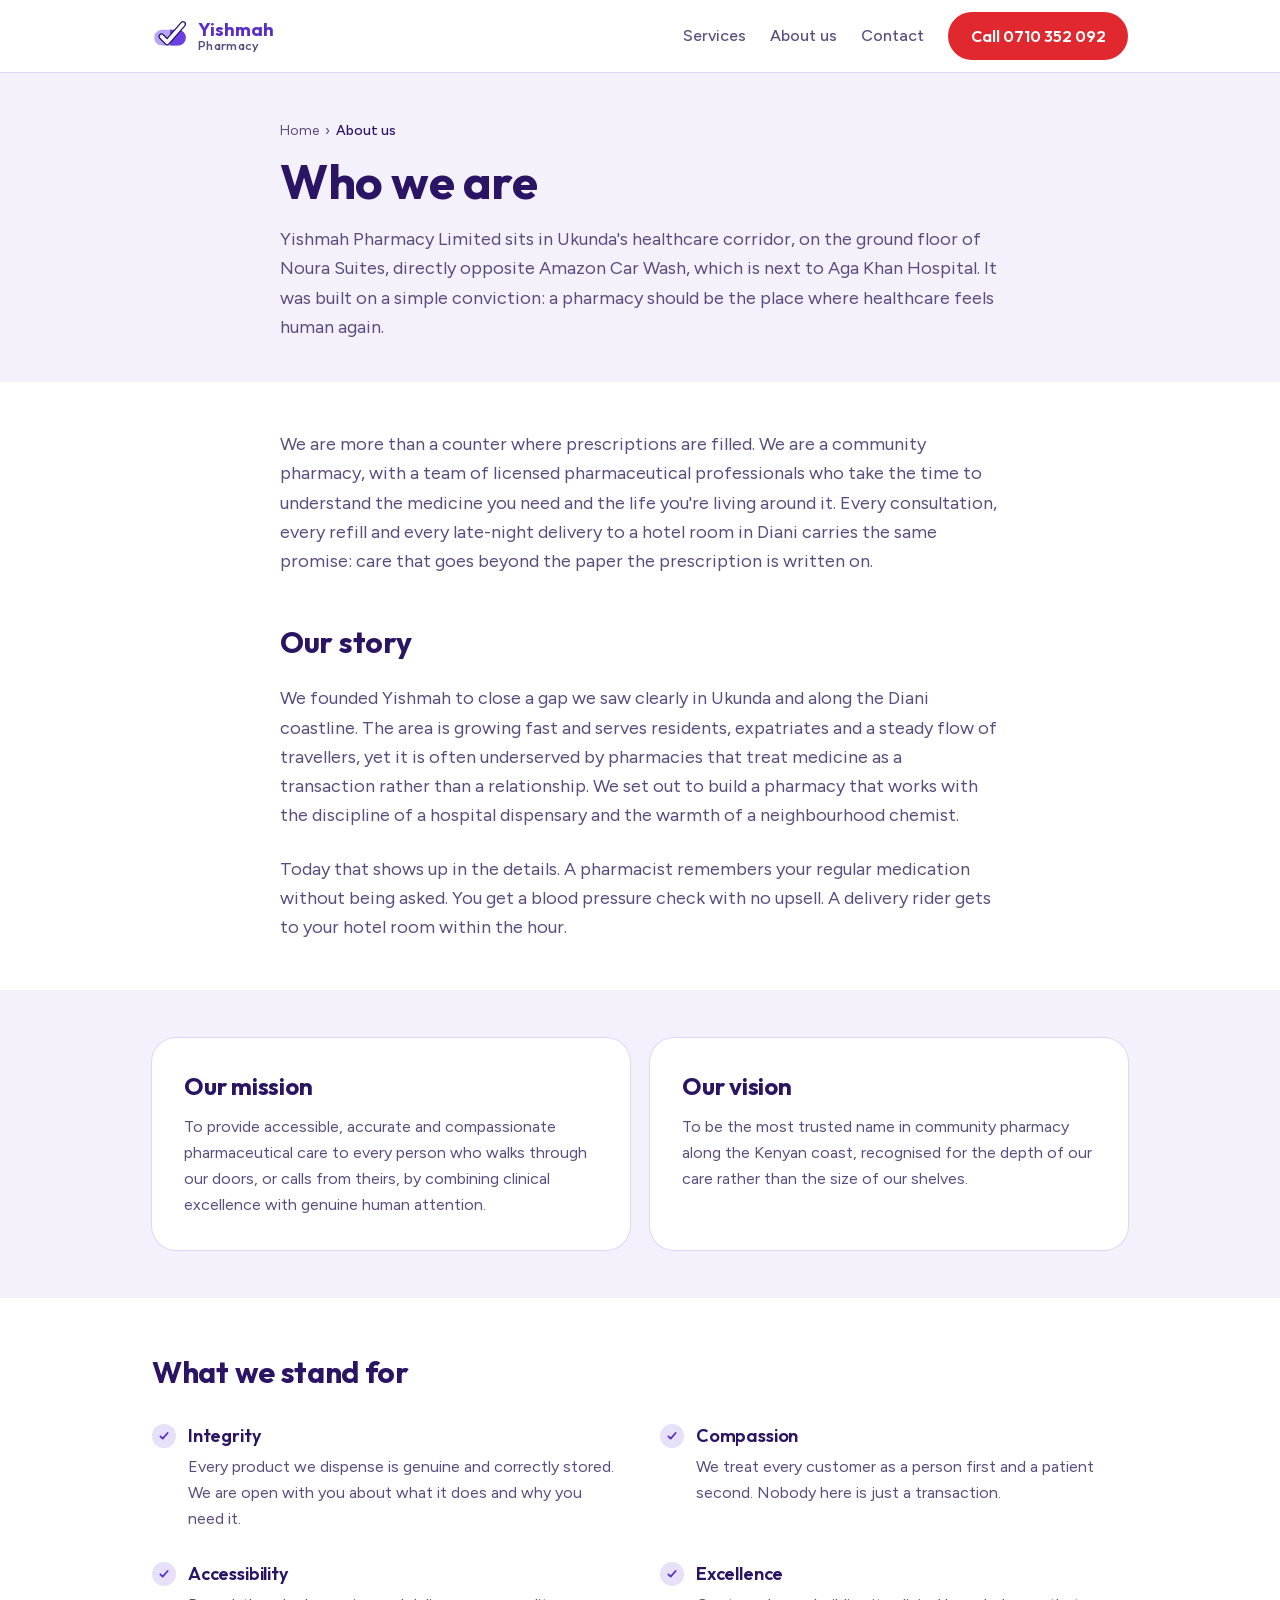
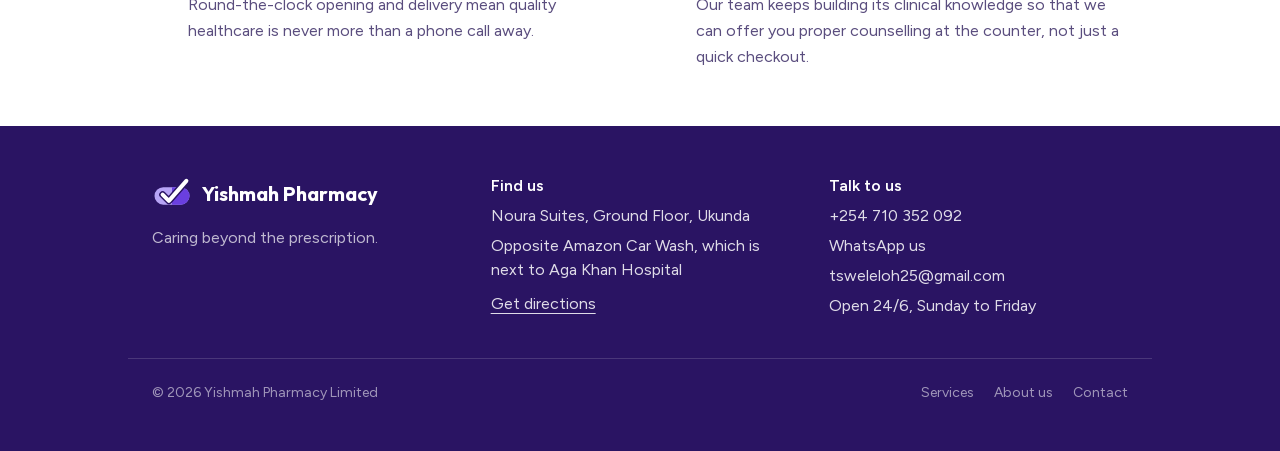
<file: about.html>
<!DOCTYPE html><!--TCVGYAqau4sh4xi65t_Ki--><html lang="en" class="outfit_9ab5612d-module__DFgRqa__variable figtree_aaa2bd5c-module__5DnV1W__variable"><head><meta charSet="utf-8"/><meta name="viewport" content="width=device-width, initial-scale=1"/><link rel="preload" href="/_next/static/media/1b99372b3eaef0c8-s.p.758e15a8.woff2" as="font" crossorigin="" type="font/woff2"/><link rel="preload" href="/_next/static/media/f7aa21714c1c53f8-s.p.e3544bb0.woff2" as="font" crossorigin="" type="font/woff2"/><link rel="stylesheet" href="/_next/static/chunks/93983f1632f1b4a1.css" data-precedence="next"/><link rel="preload" as="script" fetchPriority="low" href="/_next/static/chunks/e1d679caba8aaa66.js"/><script src="/_next/static/chunks/4c8a73fa9a568984.js" async=""></script><script src="/_next/static/chunks/1c64b19886203277.js" async=""></script><script src="/_next/static/chunks/c44ba29902c6819e.js" async=""></script><script src="/_next/static/chunks/turbopack-27e2cf467ea67dbc.js" async=""></script><script src="/_next/static/chunks/1964454f34f3a7ab.js" async=""></script><script src="/_next/static/chunks/6c33792a57a66467.js" async=""></script><script src="/_next/static/chunks/beefb697acdd731a.js" async=""></script><meta name="next-size-adjust" content=""/><meta name="theme-color" content="#5B2EC9"/><title>About us: a community pharmacy in Ukunda | Yishmah Pharmacy</title><meta name="description" content="Yishmah Pharmacy Limited is a community pharmacy in Ukunda, run by licensed pharmaceutical professionals, serving residents and visitors along the Diani coast."/><link rel="manifest" href="/manifest.json"/><link rel="canonical" href="https://yishmapharmacy.co.ke/about"/><meta property="og:title" content="About us: a community pharmacy in Ukunda | Yishmah Pharmacy"/><meta property="og:description" content="Yishmah Pharmacy Limited is a community pharmacy in Ukunda, run by licensed pharmaceutical professionals, serving residents and visitors along the Diani coast."/><meta property="og:url" content="https://yishmapharmacy.co.ke/about"/><meta property="og:site_name" content="Yishmah Pharmacy"/><meta property="og:locale" content="en_KE"/><meta property="og:image" content="https://yishmapharmacy.co.ke/og/about.png"/><meta property="og:image:secure_url" content="https://yishmapharmacy.co.ke/og/about.png"/><meta property="og:image:type" content="image/png"/><meta property="og:image:width" content="1200"/><meta property="og:image:height" content="630"/><meta property="og:image:alt" content="A community pharmacy in Ukunda"/><meta property="og:type" content="website"/><meta name="twitter:card" content="summary_large_image"/><meta name="twitter:title" content="About us: a community pharmacy in Ukunda | Yishmah Pharmacy"/><meta name="twitter:description" content="Yishmah Pharmacy Limited is a community pharmacy in Ukunda, run by licensed pharmaceutical professionals, serving residents and visitors along the Diani coast."/><meta name="twitter:image" content="https://yishmapharmacy.co.ke/og/about.png"/><meta name="twitter:image:secure_url" content="https://yishmapharmacy.co.ke/og/about.png"/><meta name="twitter:image:type" content="image/png"/><meta name="twitter:image:width" content="1200"/><meta name="twitter:image:height" content="630"/><meta name="twitter:image:alt" content="A community pharmacy in Ukunda"/><link rel="icon" href="/favicon.svg" type="image/svg+xml"/><link rel="icon" href="/favicon.png" type="image/png" sizes="32x32"/><link rel="apple-touch-icon" href="/apple-touch-icon.png"/><script src="/_next/static/chunks/a6dad97d9634a72d.js" noModule=""></script></head><body class="min-h-screen"><div hidden=""><!--$--><!--/$--></div><script type="application/ld+json">{"@context":"https://schema.org","@type":"Pharmacy","@id":"https://yishmapharmacy.co.ke/#pharmacy","name":"Yishmah Pharmacy Limited","alternateName":"Yishmah Pharmacy","slogan":"Caring beyond the prescription","description":"Community pharmacy on the ground floor of Noura Suites, Ukunda, opposite Amazon Car Wash, which is next to Aga Khan Hospital. Open 24 hours, Sunday to Friday, with home and hotel delivery across Ukunda and Diani.","url":"https://yishmapharmacy.co.ke","logo":"https://yishmapharmacy.co.ke/icon-512.png","image":"https://yishmapharmacy.co.ke/og-image.png","telephone":"+254710352092","email":"tsweleloh25@gmail.com","hasMap":"https://www.google.com/maps/dir/?api=1&destination=-4.2852462,39.5747758","geo":{"@type":"GeoCoordinates","latitude":-4.2852462,"longitude":39.5747758},"address":{"@type":"PostalAddress","streetAddress":"Noura Suites, Ground Floor, Opposite Amazon Car Wash, which is next to Aga Khan Hospital","addressLocality":"Ukunda","addressRegion":"Kwale County","addressCountry":"KE"},"areaServed":[{"@type":"Place","name":"Ukunda"},{"@type":"Place","name":"Diani"}],"openingHoursSpecification":[{"@type":"OpeningHoursSpecification","dayOfWeek":["Sunday","Monday","Tuesday","Wednesday","Thursday","Friday"],"opens":"00:00","closes":"23:59"}],"hasOfferCatalog":{"@type":"OfferCatalog","name":"Pharmacy services","itemListElement":[{"@type":"Offer","itemOffered":{"@type":"Service","name":"Medication counselling","url":"https://yishmapharmacy.co.ke/services/counselling"}},{"@type":"Offer","itemOffered":{"@type":"Service","name":"Medication therapy management","url":"https://yishmapharmacy.co.ke/services/therapy-management"}},{"@type":"Offer","itemOffered":{"@type":"Service","name":"Blood pressure monitoring and management","url":"https://yishmapharmacy.co.ke/services/blood-pressure"}},{"@type":"Offer","itemOffered":{"@type":"Service","name":"Blood sugar and glucose monitoring","url":"https://yishmapharmacy.co.ke/services/blood-sugar"}},{"@type":"Offer","itemOffered":{"@type":"Service","name":"Home and hotel delivery","url":"https://yishmapharmacy.co.ke/services/delivery"}}]}}</script><script type="application/ld+json">{"@context":"https://schema.org","@type":"WebSite","@id":"https://yishmapharmacy.co.ke/#website","url":"https://yishmapharmacy.co.ke","name":"Yishmah Pharmacy","inLanguage":"en-KE","publisher":{"@id":"https://yishmapharmacy.co.ke/#pharmacy"}}</script><header class="sticky top-0 z-30 border-b border-[var(--color-line)] bg-white/95 backdrop-blur"><div class="mx-auto flex max-w-5xl items-center justify-between gap-4 px-4 py-3 sm:px-6"><a class="flex items-center gap-2.5" aria-label="Yishmah Pharmacy home" href="/"><svg viewBox="0 0 64 64" class="h-9 w-9 shrink-0" aria-hidden="true"><rect x="4" y="21" width="56" height="28" rx="14" fill="#B7A4F6"></rect><path d="M32 21h14a14 14 0 0 1 0 28H32z" fill="#6A3FE0"></path><path d="M17 33l10 10L55 11" fill="none" stroke="#2A1463" stroke-width="11" stroke-linecap="round" stroke-linejoin="round"></path><path d="M17 33l10 10L55 11" fill="none" stroke="#FFFFFF" stroke-width="6.5" stroke-linecap="round" stroke-linejoin="round"></path></svg><span class="font-[family-name:var(--font-display)] text-lg font-bold leading-none text-[var(--color-violet)]">Yishmah<span class="block text-[0.8rem] font-medium tracking-wide text-[var(--color-ink-soft)]">Pharmacy</span></span></a><nav class="hidden items-center gap-6 md:flex" aria-label="Main"><a class="font-medium text-[var(--color-ink-soft)] hover:text-[var(--color-violet)]" href="/services">Services</a><a class="font-medium text-[var(--color-ink-soft)] hover:text-[var(--color-violet)]" href="/about">About us</a><a class="font-medium text-[var(--color-ink-soft)] hover:text-[var(--color-violet)]" href="/contact">Contact</a><a href="tel:+254710352092" class="btn btn-call">Call <!-- -->0710 352 092</a></nav><nav class="flex items-center gap-4 text-[0.95rem] md:hidden" aria-label="Main"><a class="font-medium text-[var(--color-ink-soft)]" href="/services">Services</a><a class="font-medium text-[var(--color-ink-soft)]" href="/about">About</a><a class="font-medium text-[var(--color-ink-soft)]" href="/contact">Contact</a></nav></div></header><main><section class="bg-[var(--color-lavender)]"><div class="mx-auto max-w-3xl px-4 pb-10 pt-8 sm:px-6 md:pt-12"><nav aria-label="Breadcrumb" class="mb-4 text-sm text-[var(--color-ink-soft)]"><script type="application/ld+json">{"@context":"https://schema.org","@type":"BreadcrumbList","itemListElement":[{"@type":"ListItem","position":1,"name":"Home","item":"https://yishmapharmacy.co.ke/"},{"@type":"ListItem","position":2,"name":"About us","item":"https://yishmapharmacy.co.ke/about"}]}</script><ol class="flex flex-wrap items-center gap-1.5"><li class="flex items-center gap-1.5"><a class="hover:text-[var(--color-violet)] hover:underline" href="/">Home</a></li><li class="flex items-center gap-1.5"><span aria-hidden="true">›</span><span aria-current="page" class="font-medium text-[var(--color-ink)]">About us</span></li></ol></nav><h1 class="text-4xl font-bold sm:text-5xl">Who we are</h1><p class="mt-5 text-lg leading-relaxed text-[var(--color-ink-soft)]">Yishmah Pharmacy Limited sits in Ukunda&#x27;s healthcare corridor, on the ground floor of Noura Suites, directly opposite Amazon Car Wash, which is next to Aga Khan Hospital. It was built on a simple conviction: a pharmacy should be the place where healthcare feels human again.</p></div></section><section class="mx-auto max-w-3xl space-y-6 px-4 py-12 text-lg leading-relaxed text-[var(--color-ink-soft)] sm:px-6"><p>We are more than a counter where prescriptions are filled. We are a community pharmacy, with a team of licensed pharmaceutical professionals who take the time to understand the medicine you need and the life you&#x27;re living around it. Every consultation, every refill and every late-night delivery to a hotel room in Diani carries the same promise: care that goes beyond the paper the prescription is written on.</p><h2 class="pt-6 text-3xl font-bold text-[var(--color-ink)]">Our story</h2><p>We founded Yishmah to close a gap we saw clearly in Ukunda and along the Diani coastline. The area is growing fast and serves residents, expatriates and a steady flow of travellers, yet it is often underserved by pharmacies that treat medicine as a transaction rather than a relationship. We set out to build a pharmacy that works with the discipline of a hospital dispensary and the warmth of a neighbourhood chemist.</p><p>Today that shows up in the details. A pharmacist remembers your regular medication without being asked. You get a blood pressure check with no upsell. A delivery rider gets to your hotel room within the hour.</p></section><section class="bg-[var(--color-lavender)]"><div class="mx-auto grid max-w-5xl gap-5 px-4 py-12 sm:px-6 md:grid-cols-2"><div class="rounded-3xl bg-white p-6 ring-1 ring-[var(--color-line)] sm:p-8"><h2 class="text-2xl font-bold">Our mission</h2><p class="mt-3 leading-relaxed text-[var(--color-ink-soft)]">To provide accessible, accurate and compassionate pharmaceutical care to every person who walks through our doors, or calls from theirs, by combining clinical excellence with genuine human attention.</p></div><div class="rounded-3xl bg-white p-6 ring-1 ring-[var(--color-line)] sm:p-8"><h2 class="text-2xl font-bold">Our vision</h2><p class="mt-3 leading-relaxed text-[var(--color-ink-soft)]">To be the most trusted name in community pharmacy along the Kenyan coast, recognised for the depth of our care rather than the size of our shelves.</p></div></div></section><section class="mx-auto max-w-5xl px-4 py-14 sm:px-6"><h2 class="text-3xl font-bold">What we stand for</h2><ul class="check-list mt-8 grid gap-x-10 gap-y-7 md:grid-cols-2"><li><h3 class="text-lg font-semibold">Integrity</h3><p class="mt-1 leading-relaxed text-[var(--color-ink-soft)]">Every product we dispense is genuine and correctly stored. We are open with you about what it does and why you need it.</p></li><li><h3 class="text-lg font-semibold">Compassion</h3><p class="mt-1 leading-relaxed text-[var(--color-ink-soft)]">We treat every customer as a person first and a patient second. Nobody here is just a transaction.</p></li><li><h3 class="text-lg font-semibold">Accessibility</h3><p class="mt-1 leading-relaxed text-[var(--color-ink-soft)]">Round-the-clock opening and delivery mean quality healthcare is never more than a phone call away.</p></li><li><h3 class="text-lg font-semibold">Excellence</h3><p class="mt-1 leading-relaxed text-[var(--color-ink-soft)]">Our team keeps building its clinical knowledge so that we can offer you proper counselling at the counter, not just a quick checkout.</p></li></ul></section><!--$--><!--/$--></main><footer class="bg-[var(--color-ink)] pb-28 pt-12 text-white/85 md:pb-12"><div class="mx-auto grid max-w-5xl gap-10 px-4 sm:px-6 md:grid-cols-3"><div><div class="flex items-center gap-2.5"><svg viewBox="0 0 64 64" class="h-10 w-10" aria-hidden="true"><rect x="4" y="21" width="56" height="28" rx="14" fill="#B7A4F6"></rect><path d="M32 21h14a14 14 0 0 1 0 28H32z" fill="#6A3FE0"></path><path d="M17 33l10 10L55 11" fill="none" stroke="#2A1463" stroke-width="11" stroke-linecap="round" stroke-linejoin="round"></path><path d="M17 33l10 10L55 11" fill="none" stroke="#FFFFFF" stroke-width="6.5" stroke-linecap="round" stroke-linejoin="round"></path></svg><span class="font-[family-name:var(--font-display)] text-xl font-bold text-white">Yishmah Pharmacy</span></div><p class="mt-3 text-white/70">Caring beyond the prescription<!-- -->.</p></div><div class="space-y-1.5"><p class="font-semibold text-white">Find us</p><p>Noura Suites, Ground Floor<!-- -->, Ukunda</p><p>Opposite Amazon Car Wash, which is next to Aga Khan Hospital</p><a href="https://www.google.com/maps/dir/?api=1&amp;destination=-4.2852462,39.5747758" class="inline-block pt-1 underline underline-offset-4" target="_blank" rel="noopener">Get directions</a></div><div class="space-y-1.5"><p class="font-semibold text-white">Talk to us</p><p><a href="tel:+254710352092" class="underline-offset-4 hover:underline">+254 710 352 092</a></p><p><a href="https://wa.me/254710352092?text=Hello%20Yishmah%20Pharmacy%2C%20" class="underline-offset-4 hover:underline" target="_blank" rel="noopener">WhatsApp us</a></p><p><a href="mailto:tsweleloh25@gmail.com" class="break-all underline-offset-4 hover:underline">tsweleloh25@gmail.com</a></p><p>Open 24/6, Sunday to Friday</p></div></div><div class="mx-auto mt-10 flex max-w-5xl flex-wrap items-center justify-between gap-4 border-t border-white/15 px-4 pt-6 text-sm text-white/55 sm:px-6"><p>© <!-- -->2026<!-- --> <!-- -->Yishmah Pharmacy Limited</p><nav class="flex gap-5" aria-label="Footer"><a class="hover:text-white" href="/services">Services</a><a class="hover:text-white" href="/about">About us</a><a class="hover:text-white" href="/contact">Contact</a></nav></div></footer><div class="fixed inset-x-0 bottom-0 z-40 border-t border-[var(--color-line)] bg-white/95 px-3 pb-[max(0.6rem,env(safe-area-inset-bottom))] pt-2.5 backdrop-blur md:hidden"><div class="grid grid-cols-2 gap-2.5"><a href="tel:+254710352092" class="btn btn-call w-full"><svg viewBox="0 0 24 24" class="h-5 w-5 shrink-0" fill="currentColor" aria-hidden="true"><path d="M6.6 10.8a15.2 15.2 0 0 0 6.6 6.6l2.2-2.2a1 1 0 0 1 1-.25 11.4 11.4 0 0 0 3.6.57 1 1 0 0 1 1 1V20a1 1 0 0 1-1 1A17 17 0 0 1 3 4a1 1 0 0 1 1-1h3.5a1 1 0 0 1 1 1c0 1.25.2 2.45.57 3.57a1 1 0 0 1-.25 1z"></path></svg> Call</a><a href="https://wa.me/254710352092?text=Hello%20Yishmah%20Pharmacy%2C%20" class="btn w-full bg-[var(--color-whatsapp)] text-white" target="_blank" rel="noopener"><svg viewBox="0 0 24 24" class="h-5 w-5 shrink-0" fill="currentColor" aria-hidden="true"><path d="M12 2a10 10 0 0 0-8.6 15.1L2 22l5-1.3A10 10 0 1 0 12 2zm0 18.2a8.2 8.2 0 0 1-4.2-1.15l-.3-.18-3 .78.8-2.9-.2-.3A8.2 8.2 0 1 1 12 20.2zm4.5-6.1c-.25-.12-1.46-.72-1.69-.8-.23-.08-.39-.12-.55.12-.17.25-.64.8-.78.97-.14.16-.29.18-.54.06a6.7 6.7 0 0 1-3.34-2.92c-.25-.43.25-.4.72-1.34.08-.16.04-.3-.02-.42l-.75-1.8c-.2-.48-.4-.41-.55-.42h-.47a.9.9 0 0 0-.65.3 2.73 2.73 0 0 0-.85 2.03 4.74 4.74 0 0 0 1 2.52 10.8 10.8 0 0 0 4.14 3.66c1.54.66 2.14.72 2.91.6.47-.07 1.46-.6 1.66-1.17.2-.58.2-1.07.14-1.17-.06-.1-.22-.16-.47-.28z"></path></svg> WhatsApp</a></div></div><script src="/_next/static/chunks/e1d679caba8aaa66.js" id="_R_" async=""></script><script>(self.__next_f=self.__next_f||[]).push([0])</script><script>self.__next_f.push([1,"1:\"$Sreact.fragment\"\n3:I[74426,[\"/_next/static/chunks/1964454f34f3a7ab.js\"],\"\"]\n11:I[60374,[\"/_next/static/chunks/6c33792a57a66467.js\",\"/_next/static/chunks/beefb697acdd731a.js\"],\"default\"]\n:HL[\"/_next/static/chunks/93983f1632f1b4a1.css\",\"style\"]\n:HL[\"/_next/static/media/1b99372b3eaef0c8-s.p.758e15a8.woff2\",\"font\",{\"crossOrigin\":\"\",\"type\":\"font/woff2\"}]\n:HL[\"/_next/static/media/f7aa21714c1c53f8-s.p.e3544bb0.woff2\",\"font\",{\"crossOrigin\":\"\",\"type\":\"font/woff2\"}]\n2:T84e,"])</script><script>self.__next_f.push([1,"{\"@context\":\"https://schema.org\",\"@type\":\"Pharmacy\",\"@id\":\"https://yishmapharmacy.co.ke/#pharmacy\",\"name\":\"Yishmah Pharmacy Limited\",\"alternateName\":\"Yishmah Pharmacy\",\"slogan\":\"Caring beyond the prescription\",\"description\":\"Community pharmacy on the ground floor of Noura Suites, Ukunda, opposite Amazon Car Wash, which is next to Aga Khan Hospital. Open 24 hours, Sunday to Friday, with home and hotel delivery across Ukunda and Diani.\",\"url\":\"https://yishmapharmacy.co.ke\",\"logo\":\"https://yishmapharmacy.co.ke/icon-512.png\",\"image\":\"https://yishmapharmacy.co.ke/og-image.png\",\"telephone\":\"+254710352092\",\"email\":\"tsweleloh25@gmail.com\",\"hasMap\":\"https://www.google.com/maps/dir/?api=1\u0026destination=-4.2852462,39.5747758\",\"geo\":{\"@type\":\"GeoCoordinates\",\"latitude\":-4.2852462,\"longitude\":39.5747758},\"address\":{\"@type\":\"PostalAddress\",\"streetAddress\":\"Noura Suites, Ground Floor, Opposite Amazon Car Wash, which is next to Aga Khan Hospital\",\"addressLocality\":\"Ukunda\",\"addressRegion\":\"Kwale County\",\"addressCountry\":\"KE\"},\"areaServed\":[{\"@type\":\"Place\",\"name\":\"Ukunda\"},{\"@type\":\"Place\",\"name\":\"Diani\"}],\"openingHoursSpecification\":[{\"@type\":\"OpeningHoursSpecification\",\"dayOfWeek\":[\"Sunday\",\"Monday\",\"Tuesday\",\"Wednesday\",\"Thursday\",\"Friday\"],\"opens\":\"00:00\",\"closes\":\"23:59\"}],\"hasOfferCatalog\":{\"@type\":\"OfferCatalog\",\"name\":\"Pharmacy services\",\"itemListElement\":[{\"@type\":\"Offer\",\"itemOffered\":{\"@type\":\"Service\",\"name\":\"Medication counselling\",\"url\":\"https://yishmapharmacy.co.ke/services/counselling\"}},{\"@type\":\"Offer\",\"itemOffered\":{\"@type\":\"Service\",\"name\":\"Medication therapy management\",\"url\":\"https://yishmapharmacy.co.ke/services/therapy-management\"}},{\"@type\":\"Offer\",\"itemOffered\":{\"@type\":\"Service\",\"name\":\"Blood pressure monitoring and management\",\"url\":\"https://yishmapharmacy.co.ke/services/blood-pressure\"}},{\"@type\":\"Offer\",\"itemOffered\":{\"@type\":\"Service\",\"name\":\"Blood sugar and glucose monitoring\",\"url\":\"https://yishmapharmacy.co.ke/services/blood-sugar\"}},{\"@type\":\"Offer\",\"itemOffered\":{\"@type\":\"Service\",\"name\":\"Home and hotel delivery\",\"url\":\"https://yishmapharmacy.co.ke/services/delivery\"}}]}}"])</script><script>self.__next_f.push([1,"0:{\"P\":null,\"b\":\"TCVGYAqau4sh4xi65t_Ki\",\"c\":[\"\",\"about\"],\"q\":\"\",\"i\":false,\"f\":[[[\"\",{\"children\":[\"about\",{\"children\":[\"__PAGE__\",{}]}]},\"$undefined\",\"$undefined\",true],[[\"$\",\"$1\",\"c\",{\"children\":[[[\"$\",\"link\",\"0\",{\"rel\":\"stylesheet\",\"href\":\"/_next/static/chunks/93983f1632f1b4a1.css\",\"precedence\":\"next\",\"crossOrigin\":\"$undefined\",\"nonce\":\"$undefined\"}],[\"$\",\"script\",\"script-0\",{\"src\":\"/_next/static/chunks/1964454f34f3a7ab.js\",\"async\":true,\"nonce\":\"$undefined\"}]],[\"$\",\"html\",null,{\"lang\":\"en\",\"className\":\"outfit_9ab5612d-module__DFgRqa__variable figtree_aaa2bd5c-module__5DnV1W__variable\",\"children\":[\"$\",\"body\",null,{\"className\":\"min-h-screen\",\"children\":[[\"$\",\"script\",null,{\"type\":\"application/ld+json\",\"dangerouslySetInnerHTML\":{\"__html\":\"$2\"}}],[\"$\",\"script\",null,{\"type\":\"application/ld+json\",\"dangerouslySetInnerHTML\":{\"__html\":\"{\\\"@context\\\":\\\"https://schema.org\\\",\\\"@type\\\":\\\"WebSite\\\",\\\"@id\\\":\\\"https://yishmapharmacy.co.ke/#website\\\",\\\"url\\\":\\\"https://yishmapharmacy.co.ke\\\",\\\"name\\\":\\\"Yishmah Pharmacy\\\",\\\"inLanguage\\\":\\\"en-KE\\\",\\\"publisher\\\":{\\\"@id\\\":\\\"https://yishmapharmacy.co.ke/#pharmacy\\\"}}\"}}],[\"$\",\"header\",null,{\"className\":\"sticky top-0 z-30 border-b border-[var(--color-line)] bg-white/95 backdrop-blur\",\"children\":[\"$\",\"div\",null,{\"className\":\"mx-auto flex max-w-5xl items-center justify-between gap-4 px-4 py-3 sm:px-6\",\"children\":[[\"$\",\"$L3\",null,{\"href\":\"/\",\"className\":\"flex items-center gap-2.5\",\"aria-label\":\"Yishmah Pharmacy home\",\"children\":[[\"$\",\"svg\",null,{\"viewBox\":\"0 0 64 64\",\"className\":\"h-9 w-9 shrink-0\",\"aria-hidden\":\"true\",\"children\":[\"$L4\",\"$L5\",\"$L6\",\"$L7\"]}],\"$L8\"]}],\"$L9\",\"$La\"]}]}],\"$Lb\",\"$Lc\",\"$Ld\"]}]}]]}],{\"children\":[\"$Le\",{\"children\":[\"$Lf\",{},null,false,false]},null,false,false]},null,false,false],\"$L10\",false]],\"m\":\"$undefined\",\"G\":[\"$11\",[]],\"S\":true}\n"])</script><script>self.__next_f.push([1,"12:I[92322,[\"/_next/static/chunks/6c33792a57a66467.js\",\"/_next/static/chunks/beefb697acdd731a.js\"],\"default\"]\n13:I[81409,[\"/_next/static/chunks/6c33792a57a66467.js\",\"/_next/static/chunks/beefb697acdd731a.js\"],\"default\"]\n18:I[19091,[\"/_next/static/chunks/6c33792a57a66467.js\",\"/_next/static/chunks/beefb697acdd731a.js\"],\"ViewportBoundary\"]\n1a:I[19091,[\"/_next/static/chunks/6c33792a57a66467.js\",\"/_next/static/chunks/beefb697acdd731a.js\"],\"MetadataBoundary\"]\n1b:\"$Sreact.suspense\"\n4:[\"$\",\"rect\",null,{\"x\":\"4\",\"y\":\"21\",\"width\":\"56\",\"height\":\"28\",\"rx\":\"14\",\"fill\":\"#B7A4F6\"}]\n5:[\"$\",\"path\",null,{\"d\":\"M32 21h14a14 14 0 0 1 0 28H32z\",\"fill\":\"#6A3FE0\"}]\n6:[\"$\",\"path\",null,{\"d\":\"M17 33l10 10L55 11\",\"fill\":\"none\",\"stroke\":\"#2A1463\",\"strokeWidth\":\"11\",\"strokeLinecap\":\"round\",\"strokeLinejoin\":\"round\"}]\n7:[\"$\",\"path\",null,{\"d\":\"M17 33l10 10L55 11\",\"fill\":\"none\",\"stroke\":\"#FFFFFF\",\"strokeWidth\":\"6.5\",\"strokeLinecap\":\"round\",\"strokeLinejoin\":\"round\"}]\n8:[\"$\",\"span\",null,{\"className\":\"font-[family-name:var(--font-display)] text-lg font-bold leading-none text-[var(--color-violet)]\",\"children\":[\"Yishmah\",[\"$\",\"span\",null,{\"className\":\"block text-[0.8rem] font-medium tracking-wide text-[var(--color-ink-soft)]\",\"children\":\"Pharmacy\"}]]}]\n9:[\"$\",\"nav\",null,{\"className\":\"hidden items-center gap-6 md:flex\",\"aria-label\":\"Main\",\"children\":[[[\"$\",\"$L3\",\"/services\",{\"href\":\"/services\",\"className\":\"font-medium text-[var(--color-ink-soft)] hover:text-[var(--color-violet)]\",\"children\":\"Services\"}],[\"$\",\"$L3\",\"/about\",{\"href\":\"/about\",\"className\":\"font-medium text-[var(--color-ink-soft)] hover:text-[var(--color-violet)]\",\"children\":\"About us\"}],[\"$\",\"$L3\",\"/contact\",{\"href\":\"/contact\",\"className\":\"font-medium text-[var(--color-ink-soft)] hover:text-[var(--color-violet)]\",\"children\":\"Contact\"}]],[\"$\",\"a\",null,{\"href\":\"tel:+254710352092\",\"className\":\"btn btn-call\",\"children\":[\"Call \",\"0710 352 092\"]}]]}]\na:[\"$\",\"nav\",null,{\"className\":\"flex items-center gap-4 text-[0.95rem] md:hidden\",\"aria-label\":\"Main\",\"children\":[[\"$\",\"$L3\",\"/services\",{\"href\":\"/services\",\"className\":\"font-medium text-[var(--color-ink-soft)]\",\"children\":\"Services\"}],[\"$\",\"$L3\",\"/about\",{\"href\":\"/about\",\"className\":\"font-medium text-[var(--color-ink-soft)]\",\"children\":\"About\"}],[\"$\",\"$L3\",\"/contact\",{\"href\":\"/contact\",\"className\":\"font-medium text-[var(--color-ink-soft)]\",\"children\":\"Contact\"}]]}]\nb:[\"$\",\"main\",null,{\"children\":[\"$\",\"$L12\",null,{\"parallelRouterKey\":\"children\",\"error\":\"$undefined\",\"errorStyles\":\"$undefined\",\"errorScripts\":\"$undefined\",\"template\":[\"$\",\"$L13\",null,{}],\"templateStyles\":\"$undefined\",\"templateScripts\":\"$undefined\",\"notFound\":[[\"$\",\"section\",null,{\"className\":\"mx-auto max-w-2xl px-4 py-24 text-center sm:px-6\",\"children\":[[\"$\",\"h1\",null,{\"className\":\"text-4xl font-bold\",\"children\":\"We couldn't find that page\"}],[\"$\",\"p\",null,{\"className\":\"mt-4 text-lg text-[var(--color-ink-soft)]\",\"children\":[\"Go back to the home page, or call us on \",\"0710 352 092\",\".\"]}],[\"$\",\"div\",null,{\"className\":\"mt-8 flex flex-col justify-center gap-3 sm:flex-row\",\"children\":[[\"$\",\"$L3\",null,{\"href\":\"/\",\"className\":\"btn btn-primary\",\"children\":\"Home page\"}],[\"$\",\"a\",null,{\"href\":\"tel:+254710352092\",\"className\":\"btn btn-call\",\"children\":[\"Call \",\"0710 352 092\"]}]]}]]}],[]],\"forbidden\":\"$undefined\",\"unauthorized\":\"$undefined\"}]}]\n"])</script><script>self.__next_f.push([1,"c:[\"$\",\"footer\",null,{\"className\":\"bg-[var(--color-ink)] pb-28 pt-12 text-white/85 md:pb-12\",\"children\":[[\"$\",\"div\",null,{\"className\":\"mx-auto grid max-w-5xl gap-10 px-4 sm:px-6 md:grid-cols-3\",\"children\":[[\"$\",\"div\",null,{\"children\":[[\"$\",\"div\",null,{\"className\":\"flex items-center gap-2.5\",\"children\":[[\"$\",\"svg\",null,{\"viewBox\":\"0 0 64 64\",\"className\":\"h-10 w-10\",\"aria-hidden\":\"true\",\"children\":[[\"$\",\"rect\",null,{\"x\":\"4\",\"y\":\"21\",\"width\":\"56\",\"height\":\"28\",\"rx\":\"14\",\"fill\":\"#B7A4F6\"}],[\"$\",\"path\",null,{\"d\":\"M32 21h14a14 14 0 0 1 0 28H32z\",\"fill\":\"#6A3FE0\"}],[\"$\",\"path\",null,{\"d\":\"M17 33l10 10L55 11\",\"fill\":\"none\",\"stroke\":\"#2A1463\",\"strokeWidth\":\"11\",\"strokeLinecap\":\"round\",\"strokeLinejoin\":\"round\"}],[\"$\",\"path\",null,{\"d\":\"M17 33l10 10L55 11\",\"fill\":\"none\",\"stroke\":\"#FFFFFF\",\"strokeWidth\":\"6.5\",\"strokeLinecap\":\"round\",\"strokeLinejoin\":\"round\"}]]}],[\"$\",\"span\",null,{\"className\":\"font-[family-name:var(--font-display)] text-xl font-bold text-white\",\"children\":\"Yishmah Pharmacy\"}]]}],[\"$\",\"p\",null,{\"className\":\"mt-3 text-white/70\",\"children\":[\"Caring beyond the prescription\",\".\"]}]]}],[\"$\",\"div\",null,{\"className\":\"space-y-1.5\",\"children\":[[\"$\",\"p\",null,{\"className\":\"font-semibold text-white\",\"children\":\"Find us\"}],[\"$\",\"p\",null,{\"children\":[\"Noura Suites, Ground Floor\",\", Ukunda\"]}],[\"$\",\"p\",null,{\"children\":\"Opposite Amazon Car Wash, which is next to Aga Khan Hospital\"}],[\"$\",\"a\",null,{\"href\":\"https://www.google.com/maps/dir/?api=1\u0026destination=-4.2852462,39.5747758\",\"className\":\"inline-block pt-1 underline underline-offset-4\",\"target\":\"_blank\",\"rel\":\"noopener\",\"children\":\"Get directions\"}]]}],[\"$\",\"div\",null,{\"className\":\"space-y-1.5\",\"children\":[[\"$\",\"p\",null,{\"className\":\"font-semibold text-white\",\"children\":\"Talk to us\"}],[\"$\",\"p\",null,{\"children\":[\"$\",\"a\",null,{\"href\":\"tel:+254710352092\",\"className\":\"underline-offset-4 hover:underline\",\"children\":\"+254 710 352 092\"}]}],[\"$\",\"p\",null,{\"children\":[\"$\",\"a\",null,{\"href\":\"https://wa.me/254710352092?text=Hello%20Yishmah%20Pharmacy%2C%20\",\"className\":\"underline-offset-4 hover:underline\",\"target\":\"_blank\",\"rel\":\"noopener\",\"children\":\"WhatsApp us\"}]}],[\"$\",\"p\",null,{\"children\":[\"$\",\"a\",null,{\"href\":\"mailto:tsweleloh25@gmail.com\",\"className\":\"break-all underline-offset-4 hover:underline\",\"children\":\"tsweleloh25@gmail.com\"}]}],[\"$\",\"p\",null,{\"children\":\"Open 24/6, Sunday to Friday\"}]]}]]}],[\"$\",\"div\",null,{\"className\":\"mx-auto mt-10 flex max-w-5xl flex-wrap items-center justify-between gap-4 border-t border-white/15 px-4 pt-6 text-sm text-white/55 sm:px-6\",\"children\":[[\"$\",\"p\",null,{\"children\":[\"© \",2026,\" \",\"Yishmah Pharmacy Limited\"]}],[\"$\",\"nav\",null,{\"className\":\"flex gap-5\",\"aria-label\":\"Footer\",\"children\":[[\"$\",\"$L3\",\"/services\",{\"href\":\"/services\",\"className\":\"hover:text-white\",\"children\":\"Services\"}],[\"$\",\"$L3\",\"/about\",{\"href\":\"/about\",\"className\":\"hover:text-white\",\"children\":\"About us\"}],[\"$\",\"$L3\",\"/contact\",{\"href\":\"/contact\",\"className\":\"hover:text-white\",\"children\":\"Contact\"}]]}]]}]]}]\n"])</script><script>self.__next_f.push([1,"d:[\"$\",\"div\",null,{\"className\":\"fixed inset-x-0 bottom-0 z-40 border-t border-[var(--color-line)] bg-white/95 px-3 pb-[max(0.6rem,env(safe-area-inset-bottom))] pt-2.5 backdrop-blur md:hidden\",\"children\":[\"$\",\"div\",null,{\"className\":\"grid grid-cols-2 gap-2.5\",\"children\":[[\"$\",\"a\",null,{\"href\":\"tel:+254710352092\",\"className\":\"btn btn-call w-full\",\"children\":[[\"$\",\"svg\",null,{\"viewBox\":\"0 0 24 24\",\"className\":\"h-5 w-5 shrink-0\",\"fill\":\"currentColor\",\"aria-hidden\":\"true\",\"children\":[\"$\",\"path\",null,{\"d\":\"M6.6 10.8a15.2 15.2 0 0 0 6.6 6.6l2.2-2.2a1 1 0 0 1 1-.25 11.4 11.4 0 0 0 3.6.57 1 1 0 0 1 1 1V20a1 1 0 0 1-1 1A17 17 0 0 1 3 4a1 1 0 0 1 1-1h3.5a1 1 0 0 1 1 1c0 1.25.2 2.45.57 3.57a1 1 0 0 1-.25 1z\"}]}],\" Call\"]}],[\"$\",\"a\",null,{\"href\":\"https://wa.me/254710352092?text=Hello%20Yishmah%20Pharmacy%2C%20\",\"className\":\"btn w-full bg-[var(--color-whatsapp)] text-white\",\"target\":\"_blank\",\"rel\":\"noopener\",\"children\":[[\"$\",\"svg\",null,{\"viewBox\":\"0 0 24 24\",\"className\":\"h-5 w-5 shrink-0\",\"fill\":\"currentColor\",\"aria-hidden\":\"true\",\"children\":[\"$\",\"path\",null,{\"d\":\"M12 2a10 10 0 0 0-8.6 15.1L2 22l5-1.3A10 10 0 1 0 12 2zm0 18.2a8.2 8.2 0 0 1-4.2-1.15l-.3-.18-3 .78.8-2.9-.2-.3A8.2 8.2 0 1 1 12 20.2zm4.5-6.1c-.25-.12-1.46-.72-1.69-.8-.23-.08-.39-.12-.55.12-.17.25-.64.8-.78.97-.14.16-.29.18-.54.06a6.7 6.7 0 0 1-3.34-2.92c-.25-.43.25-.4.72-1.34.08-.16.04-.3-.02-.42l-.75-1.8c-.2-.48-.4-.41-.55-.42h-.47a.9.9 0 0 0-.65.3 2.73 2.73 0 0 0-.85 2.03 4.74 4.74 0 0 0 1 2.52 10.8 10.8 0 0 0 4.14 3.66c1.54.66 2.14.72 2.91.6.47-.07 1.46-.6 1.66-1.17.2-.58.2-1.07.14-1.17-.06-.1-.22-.16-.47-.28z\"}]}],\" WhatsApp\"]}]]}]}]\n"])</script><script>self.__next_f.push([1,"e:[\"$\",\"$1\",\"c\",{\"children\":[null,[\"$\",\"$L12\",null,{\"parallelRouterKey\":\"children\",\"error\":\"$undefined\",\"errorStyles\":\"$undefined\",\"errorScripts\":\"$undefined\",\"template\":[\"$\",\"$L13\",null,{}],\"templateStyles\":\"$undefined\",\"templateScripts\":\"$undefined\",\"notFound\":\"$undefined\",\"forbidden\":\"$undefined\",\"unauthorized\":\"$undefined\"}]]}]\n"])</script><script>self.__next_f.push([1,"f:[\"$\",\"$1\",\"c\",{\"children\":[[[\"$\",\"section\",null,{\"className\":\"bg-[var(--color-lavender)]\",\"children\":[\"$\",\"div\",null,{\"className\":\"mx-auto max-w-3xl px-4 pb-10 pt-8 sm:px-6 md:pt-12\",\"children\":[[\"$\",\"nav\",null,{\"aria-label\":\"Breadcrumb\",\"className\":\"mb-4 text-sm text-[var(--color-ink-soft)]\",\"children\":[[\"$\",\"script\",null,{\"type\":\"application/ld+json\",\"dangerouslySetInnerHTML\":{\"__html\":\"{\\\"@context\\\":\\\"https://schema.org\\\",\\\"@type\\\":\\\"BreadcrumbList\\\",\\\"itemListElement\\\":[{\\\"@type\\\":\\\"ListItem\\\",\\\"position\\\":1,\\\"name\\\":\\\"Home\\\",\\\"item\\\":\\\"https://yishmapharmacy.co.ke/\\\"},{\\\"@type\\\":\\\"ListItem\\\",\\\"position\\\":2,\\\"name\\\":\\\"About us\\\",\\\"item\\\":\\\"https://yishmapharmacy.co.ke/about\\\"}]}\"}}],[\"$\",\"ol\",null,{\"className\":\"flex flex-wrap items-center gap-1.5\",\"children\":[[\"$\",\"li\",\"/\",{\"className\":\"flex items-center gap-1.5\",\"children\":[false,[\"$\",\"$L3\",null,{\"href\":\"/\",\"className\":\"hover:text-[var(--color-violet)] hover:underline\",\"children\":\"Home\"}]]}],[\"$\",\"li\",\"/about\",{\"className\":\"flex items-center gap-1.5\",\"children\":[[\"$\",\"span\",null,{\"aria-hidden\":\"true\",\"children\":\"›\"}],[\"$\",\"span\",null,{\"aria-current\":\"page\",\"className\":\"font-medium text-[var(--color-ink)]\",\"children\":\"About us\"}]]}]]}]]}],[\"$\",\"h1\",null,{\"className\":\"text-4xl font-bold sm:text-5xl\",\"children\":\"Who we are\"}],[\"$\",\"p\",null,{\"className\":\"mt-5 text-lg leading-relaxed text-[var(--color-ink-soft)]\",\"children\":\"Yishmah Pharmacy Limited sits in Ukunda's healthcare corridor, on the ground floor of Noura Suites, directly opposite Amazon Car Wash, which is next to Aga Khan Hospital. It was built on a simple conviction: a pharmacy should be the place where healthcare feels human again.\"}]]}]}],[\"$\",\"section\",null,{\"className\":\"mx-auto max-w-3xl space-y-6 px-4 py-12 text-lg leading-relaxed text-[var(--color-ink-soft)] sm:px-6\",\"children\":[[\"$\",\"p\",null,{\"children\":\"We are more than a counter where prescriptions are filled. We are a community pharmacy, with a team of licensed pharmaceutical professionals who take the time to understand the medicine you need and the life you're living around it. Every consultation, every refill and every late-night delivery to a hotel room in Diani carries the same promise: care that goes beyond the paper the prescription is written on.\"}],[\"$\",\"h2\",null,{\"className\":\"pt-6 text-3xl font-bold text-[var(--color-ink)]\",\"children\":\"Our story\"}],[\"$\",\"p\",null,{\"children\":\"We founded Yishmah to close a gap we saw clearly in Ukunda and along the Diani coastline. The area is growing fast and serves residents, expatriates and a steady flow of travellers, yet it is often underserved by pharmacies that treat medicine as a transaction rather than a relationship. We set out to build a pharmacy that works with the discipline of a hospital dispensary and the warmth of a neighbourhood chemist.\"}],[\"$\",\"p\",null,{\"children\":\"Today that shows up in the details. A pharmacist remembers your regular medication without being asked. You get a blood pressure check with no upsell. A delivery rider gets to your hotel room within the hour.\"}]]}],[\"$\",\"section\",null,{\"className\":\"bg-[var(--color-lavender)]\",\"children\":[\"$\",\"div\",null,{\"className\":\"mx-auto grid max-w-5xl gap-5 px-4 py-12 sm:px-6 md:grid-cols-2\",\"children\":[[\"$\",\"div\",null,{\"className\":\"rounded-3xl bg-white p-6 ring-1 ring-[var(--color-line)] sm:p-8\",\"children\":[[\"$\",\"h2\",null,{\"className\":\"text-2xl font-bold\",\"children\":\"Our mission\"}],[\"$\",\"p\",null,{\"className\":\"mt-3 leading-relaxed text-[var(--color-ink-soft)]\",\"children\":\"To provide accessible, accurate and compassionate pharmaceutical care to every person who walks through our doors, or calls from theirs, by combining clinical excellence with genuine human attention.\"}]]}],[\"$\",\"div\",null,{\"className\":\"rounded-3xl bg-white p-6 ring-1 ring-[var(--color-line)] sm:p-8\",\"children\":[\"$L14\",\"$L15\"]}]]}]}],\"$L16\"],null,\"$L17\"]}]\n"])</script><script>self.__next_f.push([1,"10:[\"$\",\"$1\",\"h\",{\"children\":[null,[\"$\",\"$L18\",null,{\"children\":\"$@19\"}],[\"$\",\"div\",null,{\"hidden\":true,\"children\":[\"$\",\"$L1a\",null,{\"children\":[\"$\",\"$1b\",null,{\"name\":\"Next.Metadata\",\"children\":\"$@1c\"}]}]}],[\"$\",\"meta\",null,{\"name\":\"next-size-adjust\",\"content\":\"\"}]]}]\n"])</script><script>self.__next_f.push([1,"1d:I[19091,[\"/_next/static/chunks/6c33792a57a66467.js\",\"/_next/static/chunks/beefb697acdd731a.js\"],\"OutletBoundary\"]\n14:[\"$\",\"h2\",null,{\"className\":\"text-2xl font-bold\",\"children\":\"Our vision\"}]\n15:[\"$\",\"p\",null,{\"className\":\"mt-3 leading-relaxed text-[var(--color-ink-soft)]\",\"children\":\"To be the most trusted name in community pharmacy along the Kenyan coast, recognised for the depth of our care rather than the size of our shelves.\"}]\n"])</script><script>self.__next_f.push([1,"16:[\"$\",\"section\",null,{\"className\":\"mx-auto max-w-5xl px-4 py-14 sm:px-6\",\"children\":[[\"$\",\"h2\",null,{\"className\":\"text-3xl font-bold\",\"children\":\"What we stand for\"}],[\"$\",\"ul\",null,{\"className\":\"check-list mt-8 grid gap-x-10 gap-y-7 md:grid-cols-2\",\"children\":[[\"$\",\"li\",\"Integrity\",{\"children\":[[\"$\",\"h3\",null,{\"className\":\"text-lg font-semibold\",\"children\":\"Integrity\"}],[\"$\",\"p\",null,{\"className\":\"mt-1 leading-relaxed text-[var(--color-ink-soft)]\",\"children\":\"Every product we dispense is genuine and correctly stored. We are open with you about what it does and why you need it.\"}]]}],[\"$\",\"li\",\"Compassion\",{\"children\":[[\"$\",\"h3\",null,{\"className\":\"text-lg font-semibold\",\"children\":\"Compassion\"}],[\"$\",\"p\",null,{\"className\":\"mt-1 leading-relaxed text-[var(--color-ink-soft)]\",\"children\":\"We treat every customer as a person first and a patient second. Nobody here is just a transaction.\"}]]}],[\"$\",\"li\",\"Accessibility\",{\"children\":[[\"$\",\"h3\",null,{\"className\":\"text-lg font-semibold\",\"children\":\"Accessibility\"}],[\"$\",\"p\",null,{\"className\":\"mt-1 leading-relaxed text-[var(--color-ink-soft)]\",\"children\":\"Round-the-clock opening and delivery mean quality healthcare is never more than a phone call away.\"}]]}],[\"$\",\"li\",\"Excellence\",{\"children\":[[\"$\",\"h3\",null,{\"className\":\"text-lg font-semibold\",\"children\":\"Excellence\"}],[\"$\",\"p\",null,{\"className\":\"mt-1 leading-relaxed text-[var(--color-ink-soft)]\",\"children\":\"Our team keeps building its clinical knowledge so that we can offer you proper counselling at the counter, not just a quick checkout.\"}]]}]]}]]}]\n"])</script><script>self.__next_f.push([1,"17:[\"$\",\"$L1d\",null,{\"children\":[\"$\",\"$1b\",null,{\"name\":\"Next.MetadataOutlet\",\"children\":\"$@1e\"}]}]\n"])</script><script>self.__next_f.push([1,"19:[[\"$\",\"meta\",\"0\",{\"charSet\":\"utf-8\"}],[\"$\",\"meta\",\"1\",{\"name\":\"viewport\",\"content\":\"width=device-width, initial-scale=1\"}],[\"$\",\"meta\",\"2\",{\"name\":\"theme-color\",\"content\":\"#5B2EC9\"}]]\n"])</script><script>self.__next_f.push([1,"1f:I[51042,[\"/_next/static/chunks/6c33792a57a66467.js\",\"/_next/static/chunks/beefb697acdd731a.js\"],\"IconMark\"]\n"])</script><script>self.__next_f.push([1,"1c:[[\"$\",\"title\",\"0\",{\"children\":\"About us: a community pharmacy in Ukunda | Yishmah Pharmacy\"}],[\"$\",\"meta\",\"1\",{\"name\":\"description\",\"content\":\"Yishmah Pharmacy Limited is a community pharmacy in Ukunda, run by licensed pharmaceutical professionals, serving residents and visitors along the Diani coast.\"}],[\"$\",\"link\",\"2\",{\"rel\":\"manifest\",\"href\":\"/manifest.json\",\"crossOrigin\":\"$undefined\"}],[\"$\",\"link\",\"3\",{\"rel\":\"canonical\",\"href\":\"https://yishmapharmacy.co.ke/about\"}],[\"$\",\"meta\",\"4\",{\"property\":\"og:title\",\"content\":\"About us: a community pharmacy in Ukunda | Yishmah Pharmacy\"}],[\"$\",\"meta\",\"5\",{\"property\":\"og:description\",\"content\":\"Yishmah Pharmacy Limited is a community pharmacy in Ukunda, run by licensed pharmaceutical professionals, serving residents and visitors along the Diani coast.\"}],[\"$\",\"meta\",\"6\",{\"property\":\"og:url\",\"content\":\"https://yishmapharmacy.co.ke/about\"}],[\"$\",\"meta\",\"7\",{\"property\":\"og:site_name\",\"content\":\"Yishmah Pharmacy\"}],[\"$\",\"meta\",\"8\",{\"property\":\"og:locale\",\"content\":\"en_KE\"}],[\"$\",\"meta\",\"9\",{\"property\":\"og:image\",\"content\":\"https://yishmapharmacy.co.ke/og/about.png\"}],[\"$\",\"meta\",\"10\",{\"property\":\"og:image:secure_url\",\"content\":\"https://yishmapharmacy.co.ke/og/about.png\"}],[\"$\",\"meta\",\"11\",{\"property\":\"og:image:type\",\"content\":\"image/png\"}],[\"$\",\"meta\",\"12\",{\"property\":\"og:image:width\",\"content\":\"1200\"}],[\"$\",\"meta\",\"13\",{\"property\":\"og:image:height\",\"content\":\"630\"}],[\"$\",\"meta\",\"14\",{\"property\":\"og:image:alt\",\"content\":\"A community pharmacy in Ukunda\"}],[\"$\",\"meta\",\"15\",{\"property\":\"og:type\",\"content\":\"website\"}],[\"$\",\"meta\",\"16\",{\"name\":\"twitter:card\",\"content\":\"summary_large_image\"}],[\"$\",\"meta\",\"17\",{\"name\":\"twitter:title\",\"content\":\"About us: a community pharmacy in Ukunda | Yishmah Pharmacy\"}],[\"$\",\"meta\",\"18\",{\"name\":\"twitter:description\",\"content\":\"Yishmah Pharmacy Limited is a community pharmacy in Ukunda, run by licensed pharmaceutical professionals, serving residents and visitors along the Diani coast.\"}],[\"$\",\"meta\",\"19\",{\"name\":\"twitter:image\",\"content\":\"https://yishmapharmacy.co.ke/og/about.png\"}],[\"$\",\"meta\",\"20\",{\"name\":\"twitter:image:secure_url\",\"content\":\"https://yishmapharmacy.co.ke/og/about.png\"}],[\"$\",\"meta\",\"21\",{\"name\":\"twitter:image:type\",\"content\":\"image/png\"}],[\"$\",\"meta\",\"22\",{\"name\":\"twitter:image:width\",\"content\":\"1200\"}],[\"$\",\"meta\",\"23\",{\"name\":\"twitter:image:height\",\"content\":\"630\"}],[\"$\",\"meta\",\"24\",{\"name\":\"twitter:image:alt\",\"content\":\"A community pharmacy in Ukunda\"}],[\"$\",\"link\",\"25\",{\"rel\":\"icon\",\"href\":\"/favicon.svg\",\"type\":\"image/svg+xml\"}],[\"$\",\"link\",\"26\",{\"rel\":\"icon\",\"href\":\"/favicon.png\",\"type\":\"image/png\",\"sizes\":\"32x32\"}],[\"$\",\"link\",\"27\",{\"rel\":\"apple-touch-icon\",\"href\":\"/apple-touch-icon.png\"}],[\"$\",\"$L1f\",\"28\",{}]]\n"])</script><script>self.__next_f.push([1,"1e:null\n"])</script></body></html>
</file>
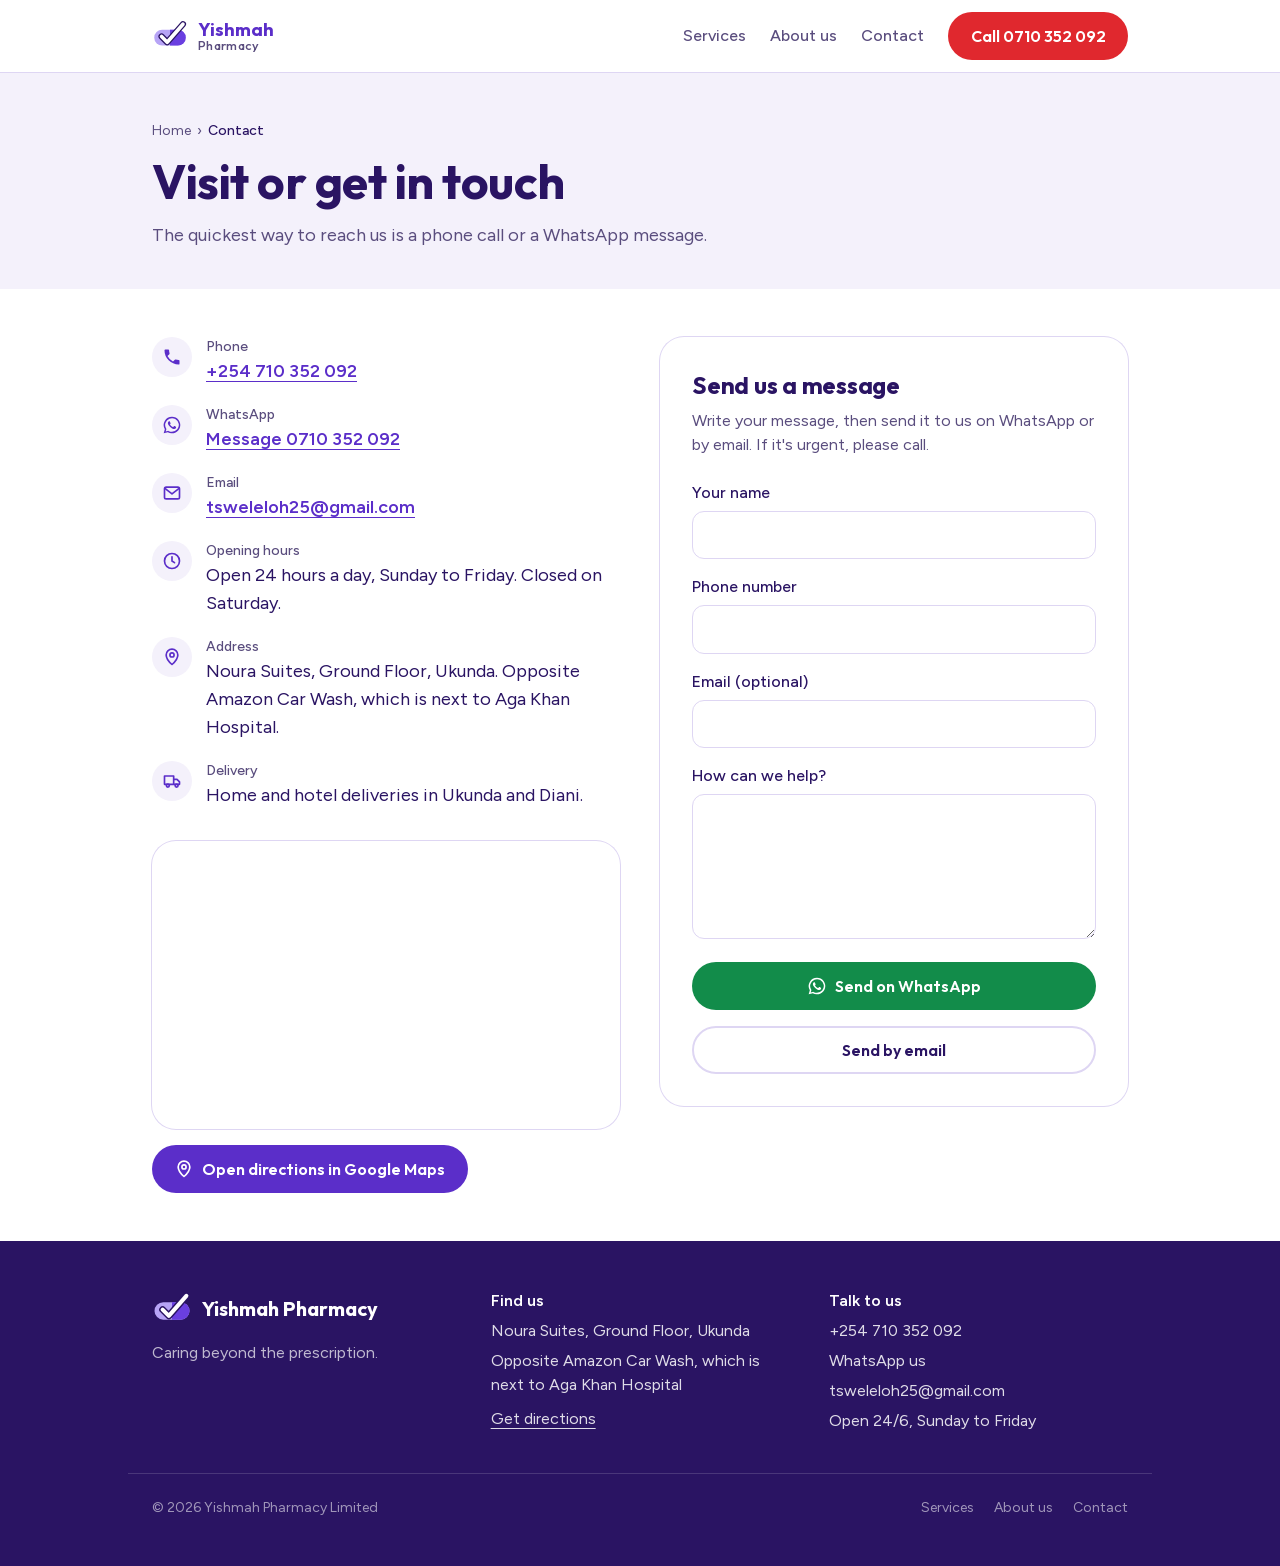
<file: contact.html>
<!DOCTYPE html><!--TCVGYAqau4sh4xi65t_Ki--><html lang="en" class="outfit_9ab5612d-module__DFgRqa__variable figtree_aaa2bd5c-module__5DnV1W__variable"><head><meta charSet="utf-8"/><meta name="viewport" content="width=device-width, initial-scale=1"/><link rel="preload" href="/_next/static/media/1b99372b3eaef0c8-s.p.758e15a8.woff2" as="font" crossorigin="" type="font/woff2"/><link rel="preload" href="/_next/static/media/f7aa21714c1c53f8-s.p.e3544bb0.woff2" as="font" crossorigin="" type="font/woff2"/><link rel="stylesheet" href="/_next/static/chunks/93983f1632f1b4a1.css" data-precedence="next"/><link rel="preload" as="script" fetchPriority="low" href="/_next/static/chunks/e1d679caba8aaa66.js"/><script src="/_next/static/chunks/4c8a73fa9a568984.js" async=""></script><script src="/_next/static/chunks/1c64b19886203277.js" async=""></script><script src="/_next/static/chunks/c44ba29902c6819e.js" async=""></script><script src="/_next/static/chunks/turbopack-27e2cf467ea67dbc.js" async=""></script><script src="/_next/static/chunks/1964454f34f3a7ab.js" async=""></script><script src="/_next/static/chunks/bc4724b7105f39d3.js" async=""></script><script src="/_next/static/chunks/6c33792a57a66467.js" async=""></script><script src="/_next/static/chunks/beefb697acdd731a.js" async=""></script><meta name="next-size-adjust" content=""/><meta name="theme-color" content="#5B2EC9"/><title>Contact and directions, Ukunda | Yishmah Pharmacy</title><meta name="description" content="Call or WhatsApp Yishmah Pharmacy on 0710 352 092. Noura Suites, Ground Floor, Ukunda, opposite Amazon Car Wash, which is next to Aga Khan Hospital."/><link rel="manifest" href="/manifest.json"/><link rel="canonical" href="https://yishmapharmacy.co.ke/contact"/><meta property="og:title" content="Contact and directions, Ukunda | Yishmah Pharmacy"/><meta property="og:description" content="Call or WhatsApp Yishmah Pharmacy on 0710 352 092. Noura Suites, Ground Floor, Ukunda, opposite Amazon Car Wash, which is next to Aga Khan Hospital."/><meta property="og:url" content="https://yishmapharmacy.co.ke/contact"/><meta property="og:site_name" content="Yishmah Pharmacy"/><meta property="og:locale" content="en_KE"/><meta property="og:image" content="https://yishmapharmacy.co.ke/og/contact.png"/><meta property="og:image:secure_url" content="https://yishmapharmacy.co.ke/og/contact.png"/><meta property="og:image:type" content="image/png"/><meta property="og:image:width" content="1200"/><meta property="og:image:height" content="630"/><meta property="og:image:alt" content="Find us opposite Amazon Car Wash, Ukunda"/><meta property="og:type" content="website"/><meta name="twitter:card" content="summary_large_image"/><meta name="twitter:title" content="Contact and directions, Ukunda | Yishmah Pharmacy"/><meta name="twitter:description" content="Call or WhatsApp Yishmah Pharmacy on 0710 352 092. Noura Suites, Ground Floor, Ukunda, opposite Amazon Car Wash, which is next to Aga Khan Hospital."/><meta name="twitter:image" content="https://yishmapharmacy.co.ke/og/contact.png"/><meta name="twitter:image:secure_url" content="https://yishmapharmacy.co.ke/og/contact.png"/><meta name="twitter:image:type" content="image/png"/><meta name="twitter:image:width" content="1200"/><meta name="twitter:image:height" content="630"/><meta name="twitter:image:alt" content="Find us opposite Amazon Car Wash, Ukunda"/><link rel="icon" href="/favicon.svg" type="image/svg+xml"/><link rel="icon" href="/favicon.png" type="image/png" sizes="32x32"/><link rel="apple-touch-icon" href="/apple-touch-icon.png"/><script src="/_next/static/chunks/a6dad97d9634a72d.js" noModule=""></script></head><body class="min-h-screen"><div hidden=""><!--$--><!--/$--></div><script type="application/ld+json">{"@context":"https://schema.org","@type":"Pharmacy","@id":"https://yishmapharmacy.co.ke/#pharmacy","name":"Yishmah Pharmacy Limited","alternateName":"Yishmah Pharmacy","slogan":"Caring beyond the prescription","description":"Community pharmacy on the ground floor of Noura Suites, Ukunda, opposite Amazon Car Wash, which is next to Aga Khan Hospital. Open 24 hours, Sunday to Friday, with home and hotel delivery across Ukunda and Diani.","url":"https://yishmapharmacy.co.ke","logo":"https://yishmapharmacy.co.ke/icon-512.png","image":"https://yishmapharmacy.co.ke/og-image.png","telephone":"+254710352092","email":"tsweleloh25@gmail.com","hasMap":"https://www.google.com/maps/dir/?api=1&destination=-4.2852462,39.5747758","geo":{"@type":"GeoCoordinates","latitude":-4.2852462,"longitude":39.5747758},"address":{"@type":"PostalAddress","streetAddress":"Noura Suites, Ground Floor, Opposite Amazon Car Wash, which is next to Aga Khan Hospital","addressLocality":"Ukunda","addressRegion":"Kwale County","addressCountry":"KE"},"areaServed":[{"@type":"Place","name":"Ukunda"},{"@type":"Place","name":"Diani"}],"openingHoursSpecification":[{"@type":"OpeningHoursSpecification","dayOfWeek":["Sunday","Monday","Tuesday","Wednesday","Thursday","Friday"],"opens":"00:00","closes":"23:59"}],"hasOfferCatalog":{"@type":"OfferCatalog","name":"Pharmacy services","itemListElement":[{"@type":"Offer","itemOffered":{"@type":"Service","name":"Medication counselling","url":"https://yishmapharmacy.co.ke/services/counselling"}},{"@type":"Offer","itemOffered":{"@type":"Service","name":"Medication therapy management","url":"https://yishmapharmacy.co.ke/services/therapy-management"}},{"@type":"Offer","itemOffered":{"@type":"Service","name":"Blood pressure monitoring and management","url":"https://yishmapharmacy.co.ke/services/blood-pressure"}},{"@type":"Offer","itemOffered":{"@type":"Service","name":"Blood sugar and glucose monitoring","url":"https://yishmapharmacy.co.ke/services/blood-sugar"}},{"@type":"Offer","itemOffered":{"@type":"Service","name":"Home and hotel delivery","url":"https://yishmapharmacy.co.ke/services/delivery"}}]}}</script><script type="application/ld+json">{"@context":"https://schema.org","@type":"WebSite","@id":"https://yishmapharmacy.co.ke/#website","url":"https://yishmapharmacy.co.ke","name":"Yishmah Pharmacy","inLanguage":"en-KE","publisher":{"@id":"https://yishmapharmacy.co.ke/#pharmacy"}}</script><header class="sticky top-0 z-30 border-b border-[var(--color-line)] bg-white/95 backdrop-blur"><div class="mx-auto flex max-w-5xl items-center justify-between gap-4 px-4 py-3 sm:px-6"><a class="flex items-center gap-2.5" aria-label="Yishmah Pharmacy home" href="/"><svg viewBox="0 0 64 64" class="h-9 w-9 shrink-0" aria-hidden="true"><rect x="4" y="21" width="56" height="28" rx="14" fill="#B7A4F6"></rect><path d="M32 21h14a14 14 0 0 1 0 28H32z" fill="#6A3FE0"></path><path d="M17 33l10 10L55 11" fill="none" stroke="#2A1463" stroke-width="11" stroke-linecap="round" stroke-linejoin="round"></path><path d="M17 33l10 10L55 11" fill="none" stroke="#FFFFFF" stroke-width="6.5" stroke-linecap="round" stroke-linejoin="round"></path></svg><span class="font-[family-name:var(--font-display)] text-lg font-bold leading-none text-[var(--color-violet)]">Yishmah<span class="block text-[0.8rem] font-medium tracking-wide text-[var(--color-ink-soft)]">Pharmacy</span></span></a><nav class="hidden items-center gap-6 md:flex" aria-label="Main"><a class="font-medium text-[var(--color-ink-soft)] hover:text-[var(--color-violet)]" href="/services">Services</a><a class="font-medium text-[var(--color-ink-soft)] hover:text-[var(--color-violet)]" href="/about">About us</a><a class="font-medium text-[var(--color-ink-soft)] hover:text-[var(--color-violet)]" href="/contact">Contact</a><a href="tel:+254710352092" class="btn btn-call">Call <!-- -->0710 352 092</a></nav><nav class="flex items-center gap-4 text-[0.95rem] md:hidden" aria-label="Main"><a class="font-medium text-[var(--color-ink-soft)]" href="/services">Services</a><a class="font-medium text-[var(--color-ink-soft)]" href="/about">About</a><a class="font-medium text-[var(--color-ink-soft)]" href="/contact">Contact</a></nav></div></header><main><section class="bg-[var(--color-lavender)]"><div class="mx-auto max-w-5xl px-4 pb-10 pt-8 sm:px-6 md:pt-12"><nav aria-label="Breadcrumb" class="mb-4 text-sm text-[var(--color-ink-soft)]"><script type="application/ld+json">{"@context":"https://schema.org","@type":"BreadcrumbList","itemListElement":[{"@type":"ListItem","position":1,"name":"Home","item":"https://yishmapharmacy.co.ke/"},{"@type":"ListItem","position":2,"name":"Contact","item":"https://yishmapharmacy.co.ke/contact"}]}</script><ol class="flex flex-wrap items-center gap-1.5"><li class="flex items-center gap-1.5"><a class="hover:text-[var(--color-violet)] hover:underline" href="/">Home</a></li><li class="flex items-center gap-1.5"><span aria-hidden="true">›</span><span aria-current="page" class="font-medium text-[var(--color-ink)]">Contact</span></li></ol></nav><h1 class="text-4xl font-bold sm:text-5xl">Visit or get in touch</h1><p class="mt-4 max-w-2xl text-lg text-[var(--color-ink-soft)]">The quickest way to reach us is a phone call or a WhatsApp message.</p></div></section><section class="mx-auto grid max-w-5xl gap-10 px-4 py-12 sm:px-6 md:grid-cols-2"><div><ul class="space-y-5"><li class="flex gap-3.5"><span class="grid h-10 w-10 shrink-0 place-items-center rounded-full bg-[var(--color-lavender)] text-[var(--color-violet)]"><svg viewBox="0 0 24 24" class="h-5 w-5 shrink-0" fill="currentColor" aria-hidden="true"><path d="M6.6 10.8a15.2 15.2 0 0 0 6.6 6.6l2.2-2.2a1 1 0 0 1 1-.25 11.4 11.4 0 0 0 3.6.57 1 1 0 0 1 1 1V20a1 1 0 0 1-1 1A17 17 0 0 1 3 4a1 1 0 0 1 1-1h3.5a1 1 0 0 1 1 1c0 1.25.2 2.45.57 3.57a1 1 0 0 1-.25 1z"></path></svg></span><div><p class="text-sm font-medium text-[var(--color-ink-soft)]">Phone</p><div class="text-lg"><a href="tel:+254710352092" class="font-semibold text-[var(--color-violet)] underline underline-offset-4">+254 710 352 092</a></div></div></li><li class="flex gap-3.5"><span class="grid h-10 w-10 shrink-0 place-items-center rounded-full bg-[var(--color-lavender)] text-[var(--color-violet)]"><svg viewBox="0 0 24 24" class="h-5 w-5 shrink-0" fill="currentColor" aria-hidden="true"><path d="M12 2a10 10 0 0 0-8.6 15.1L2 22l5-1.3A10 10 0 1 0 12 2zm0 18.2a8.2 8.2 0 0 1-4.2-1.15l-.3-.18-3 .78.8-2.9-.2-.3A8.2 8.2 0 1 1 12 20.2zm4.5-6.1c-.25-.12-1.46-.72-1.69-.8-.23-.08-.39-.12-.55.12-.17.25-.64.8-.78.97-.14.16-.29.18-.54.06a6.7 6.7 0 0 1-3.34-2.92c-.25-.43.25-.4.72-1.34.08-.16.04-.3-.02-.42l-.75-1.8c-.2-.48-.4-.41-.55-.42h-.47a.9.9 0 0 0-.65.3 2.73 2.73 0 0 0-.85 2.03 4.74 4.74 0 0 0 1 2.52 10.8 10.8 0 0 0 4.14 3.66c1.54.66 2.14.72 2.91.6.47-.07 1.46-.6 1.66-1.17.2-.58.2-1.07.14-1.17-.06-.1-.22-.16-.47-.28z"></path></svg></span><div><p class="text-sm font-medium text-[var(--color-ink-soft)]">WhatsApp</p><div class="text-lg"><a href="https://wa.me/254710352092?text=Hello%20Yishmah%20Pharmacy%2C%20" class="font-semibold text-[var(--color-violet)] underline underline-offset-4" target="_blank" rel="noopener">Message <!-- -->0710 352 092</a></div></div></li><li class="flex gap-3.5"><span class="grid h-10 w-10 shrink-0 place-items-center rounded-full bg-[var(--color-lavender)] text-[var(--color-violet)]"><svg viewBox="0 0 24 24" class="h-5 w-5 shrink-0" fill="none" stroke="currentColor" stroke-width="2" stroke-linecap="round" stroke-linejoin="round" aria-hidden="true"><rect x="3" y="5" width="18" height="14" rx="2"></rect><path d="M3.5 6.5 12 13l8.5-6.5"></path></svg></span><div><p class="text-sm font-medium text-[var(--color-ink-soft)]">Email</p><div class="text-lg"><a href="mailto:tsweleloh25@gmail.com" class="font-semibold text-[var(--color-violet)] underline underline-offset-4 break-all">tsweleloh25@gmail.com</a></div></div></li><li class="flex gap-3.5"><span class="grid h-10 w-10 shrink-0 place-items-center rounded-full bg-[var(--color-lavender)] text-[var(--color-violet)]"><svg viewBox="0 0 24 24" class="h-5 w-5 shrink-0" fill="none" stroke="currentColor" stroke-width="2" stroke-linecap="round" aria-hidden="true"><circle cx="12" cy="12" r="9"></circle><path d="M12 7v5l3 2"></path></svg></span><div><p class="text-sm font-medium text-[var(--color-ink-soft)]">Opening hours</p><div class="text-lg">Open 24 hours a day, Sunday to Friday. Closed on Saturday.</div></div></li><li class="flex gap-3.5"><span class="grid h-10 w-10 shrink-0 place-items-center rounded-full bg-[var(--color-lavender)] text-[var(--color-violet)]"><svg viewBox="0 0 24 24" class="h-5 w-5 shrink-0" fill="none" stroke="currentColor" stroke-width="2" stroke-linecap="round" stroke-linejoin="round" aria-hidden="true"><path d="M12 21s-7-6.2-7-11.5a7 7 0 0 1 14 0C19 14.8 12 21 12 21z"></path><circle cx="12" cy="9.5" r="2.5"></circle></svg></span><div><p class="text-sm font-medium text-[var(--color-ink-soft)]">Address</p><div class="text-lg">Noura Suites, Ground Floor<!-- -->, Ukunda. <!-- -->Opposite Amazon Car Wash, which is next to Aga Khan Hospital<!-- -->.</div></div></li><li class="flex gap-3.5"><span class="grid h-10 w-10 shrink-0 place-items-center rounded-full bg-[var(--color-lavender)] text-[var(--color-violet)]"><svg viewBox="0 0 24 24" class="h-5 w-5 shrink-0" fill="none" stroke="currentColor" stroke-width="2" stroke-linecap="round" stroke-linejoin="round" aria-hidden="true"><path d="M3 6h11v10H3zM14 10h4l3 3v3h-7"></path><circle cx="7" cy="17.5" r="1.8"></circle><circle cx="17.5" cy="17.5" r="1.8"></circle></svg></span><div><p class="text-sm font-medium text-[var(--color-ink-soft)]">Delivery</p><div class="text-lg">Home and hotel deliveries in Ukunda and Diani.</div></div></li></ul><div class="mt-8 overflow-hidden rounded-3xl ring-1 ring-[var(--color-line)]"><iframe src="https://www.google.com/maps?output=embed&amp;z=17&amp;q=-4.2852462,39.5747758" title="Map showing Yishmah Pharmacy at Noura Suites, Ukunda" class="block h-72 w-full border-0" loading="lazy" referrerPolicy="no-referrer-when-downgrade"></iframe></div><a href="https://www.google.com/maps/dir/?api=1&amp;destination=-4.2852462,39.5747758" class="btn btn-primary mt-4" target="_blank" rel="noopener"><svg viewBox="0 0 24 24" class="h-5 w-5 shrink-0" fill="none" stroke="currentColor" stroke-width="2" stroke-linecap="round" stroke-linejoin="round" aria-hidden="true"><path d="M12 21s-7-6.2-7-11.5a7 7 0 0 1 14 0C19 14.8 12 21 12 21z"></path><circle cx="12" cy="9.5" r="2.5"></circle></svg> Open directions in Google Maps</a></div><div><div class="rounded-3xl bg-white p-6 ring-1 ring-[var(--color-line)] sm:p-8"><h2 class="text-2xl font-bold">Send us a message</h2><p class="mt-2 text-[var(--color-ink-soft)]">Write your message, then send it to us on WhatsApp or by email. If it&#x27;s urgent, please call.</p><form class="mt-6 space-y-4" action="https://formsubmit.co/tsweleloh25@gmail.com" method="POST"><input type="hidden" name="_subject" value="New Yishmah Pharmacy website message"/><input type="hidden" name="_captcha" value="false"/><input type="hidden" name="_template" value="table"/><input type="hidden" name="_next" value="https://yishmapharmacy.co.ke/contact?sent=1"/><input type="text" style="display:none" tabindex="-1" autoComplete="off" name="_honey"/><label class="block"><span class="mb-1.5 block font-medium">Your name</span><input type="text" class="field" required="" autoComplete="name" name="name"/></label><label class="block"><span class="mb-1.5 block font-medium">Phone number</span><input type="tel" class="field" required="" autoComplete="tel" name="phone"/></label><label class="block"><span class="mb-1.5 block font-medium">Email (optional)</span><input type="email" class="field" autoComplete="email" name="email"/></label><label class="block"><span class="mb-1.5 block font-medium">How can we help?</span><textarea name="message" required="" rows="5" class="field"></textarea></label><button type="submit" class="btn w-full bg-[var(--color-whatsapp)] text-white" formAction="https://wa.me/254710352092" formMethod="get"><svg viewBox="0 0 24 24" class="h-5 w-5 shrink-0" fill="currentColor" aria-hidden="true"><path d="M12 2a10 10 0 0 0-8.6 15.1L2 22l5-1.3A10 10 0 1 0 12 2zm0 18.2a8.2 8.2 0 0 1-4.2-1.15l-.3-.18-3 .78.8-2.9-.2-.3A8.2 8.2 0 1 1 12 20.2zm4.5-6.1c-.25-.12-1.46-.72-1.69-.8-.23-.08-.39-.12-.55.12-.17.25-.64.8-.78.97-.14.16-.29.18-.54.06a6.7 6.7 0 0 1-3.34-2.92c-.25-.43.25-.4.72-1.34.08-.16.04-.3-.02-.42l-.75-1.8c-.2-.48-.4-.41-.55-.42h-.47a.9.9 0 0 0-.65.3 2.73 2.73 0 0 0-.85 2.03 4.74 4.74 0 0 0 1 2.52 10.8 10.8 0 0 0 4.14 3.66c1.54.66 2.14.72 2.91.6.47-.07 1.46-.6 1.66-1.17.2-.58.2-1.07.14-1.17-.06-.1-.22-.16-.47-.28z"></path></svg> Send on WhatsApp</button><button type="submit" class="btn btn-outline w-full">Send by email</button></form></div></div></section><!--$--><!--/$--></main><footer class="bg-[var(--color-ink)] pb-28 pt-12 text-white/85 md:pb-12"><div class="mx-auto grid max-w-5xl gap-10 px-4 sm:px-6 md:grid-cols-3"><div><div class="flex items-center gap-2.5"><svg viewBox="0 0 64 64" class="h-10 w-10" aria-hidden="true"><rect x="4" y="21" width="56" height="28" rx="14" fill="#B7A4F6"></rect><path d="M32 21h14a14 14 0 0 1 0 28H32z" fill="#6A3FE0"></path><path d="M17 33l10 10L55 11" fill="none" stroke="#2A1463" stroke-width="11" stroke-linecap="round" stroke-linejoin="round"></path><path d="M17 33l10 10L55 11" fill="none" stroke="#FFFFFF" stroke-width="6.5" stroke-linecap="round" stroke-linejoin="round"></path></svg><span class="font-[family-name:var(--font-display)] text-xl font-bold text-white">Yishmah Pharmacy</span></div><p class="mt-3 text-white/70">Caring beyond the prescription<!-- -->.</p></div><div class="space-y-1.5"><p class="font-semibold text-white">Find us</p><p>Noura Suites, Ground Floor<!-- -->, Ukunda</p><p>Opposite Amazon Car Wash, which is next to Aga Khan Hospital</p><a href="https://www.google.com/maps/dir/?api=1&amp;destination=-4.2852462,39.5747758" class="inline-block pt-1 underline underline-offset-4" target="_blank" rel="noopener">Get directions</a></div><div class="space-y-1.5"><p class="font-semibold text-white">Talk to us</p><p><a href="tel:+254710352092" class="underline-offset-4 hover:underline">+254 710 352 092</a></p><p><a href="https://wa.me/254710352092?text=Hello%20Yishmah%20Pharmacy%2C%20" class="underline-offset-4 hover:underline" target="_blank" rel="noopener">WhatsApp us</a></p><p><a href="mailto:tsweleloh25@gmail.com" class="break-all underline-offset-4 hover:underline">tsweleloh25@gmail.com</a></p><p>Open 24/6, Sunday to Friday</p></div></div><div class="mx-auto mt-10 flex max-w-5xl flex-wrap items-center justify-between gap-4 border-t border-white/15 px-4 pt-6 text-sm text-white/55 sm:px-6"><p>© <!-- -->2026<!-- --> <!-- -->Yishmah Pharmacy Limited</p><nav class="flex gap-5" aria-label="Footer"><a class="hover:text-white" href="/services">Services</a><a class="hover:text-white" href="/about">About us</a><a class="hover:text-white" href="/contact">Contact</a></nav></div></footer><div class="fixed inset-x-0 bottom-0 z-40 border-t border-[var(--color-line)] bg-white/95 px-3 pb-[max(0.6rem,env(safe-area-inset-bottom))] pt-2.5 backdrop-blur md:hidden"><div class="grid grid-cols-2 gap-2.5"><a href="tel:+254710352092" class="btn btn-call w-full"><svg viewBox="0 0 24 24" class="h-5 w-5 shrink-0" fill="currentColor" aria-hidden="true"><path d="M6.6 10.8a15.2 15.2 0 0 0 6.6 6.6l2.2-2.2a1 1 0 0 1 1-.25 11.4 11.4 0 0 0 3.6.57 1 1 0 0 1 1 1V20a1 1 0 0 1-1 1A17 17 0 0 1 3 4a1 1 0 0 1 1-1h3.5a1 1 0 0 1 1 1c0 1.25.2 2.45.57 3.57a1 1 0 0 1-.25 1z"></path></svg> Call</a><a href="https://wa.me/254710352092?text=Hello%20Yishmah%20Pharmacy%2C%20" class="btn w-full bg-[var(--color-whatsapp)] text-white" target="_blank" rel="noopener"><svg viewBox="0 0 24 24" class="h-5 w-5 shrink-0" fill="currentColor" aria-hidden="true"><path d="M12 2a10 10 0 0 0-8.6 15.1L2 22l5-1.3A10 10 0 1 0 12 2zm0 18.2a8.2 8.2 0 0 1-4.2-1.15l-.3-.18-3 .78.8-2.9-.2-.3A8.2 8.2 0 1 1 12 20.2zm4.5-6.1c-.25-.12-1.46-.72-1.69-.8-.23-.08-.39-.12-.55.12-.17.25-.64.8-.78.97-.14.16-.29.18-.54.06a6.7 6.7 0 0 1-3.34-2.92c-.25-.43.25-.4.72-1.34.08-.16.04-.3-.02-.42l-.75-1.8c-.2-.48-.4-.41-.55-.42h-.47a.9.9 0 0 0-.65.3 2.73 2.73 0 0 0-.85 2.03 4.74 4.74 0 0 0 1 2.52 10.8 10.8 0 0 0 4.14 3.66c1.54.66 2.14.72 2.91.6.47-.07 1.46-.6 1.66-1.17.2-.58.2-1.07.14-1.17-.06-.1-.22-.16-.47-.28z"></path></svg> WhatsApp</a></div></div><script src="/_next/static/chunks/e1d679caba8aaa66.js" id="_R_" async=""></script><script>(self.__next_f=self.__next_f||[]).push([0])</script><script>self.__next_f.push([1,"1:\"$Sreact.fragment\"\n3:I[74426,[\"/_next/static/chunks/1964454f34f3a7ab.js\",\"/_next/static/chunks/bc4724b7105f39d3.js\"],\"\"]\n11:I[60374,[\"/_next/static/chunks/6c33792a57a66467.js\",\"/_next/static/chunks/beefb697acdd731a.js\"],\"default\"]\n:HL[\"/_next/static/chunks/93983f1632f1b4a1.css\",\"style\"]\n:HL[\"/_next/static/media/1b99372b3eaef0c8-s.p.758e15a8.woff2\",\"font\",{\"crossOrigin\":\"\",\"type\":\"font/woff2\"}]\n:HL[\"/_next/static/media/f7aa21714c1c53f8-s.p.e3544bb0.woff2\",\"font\",{\"crossOrigin\":\"\",\"type\":\"font/woff2\"}]\n2:T84e,"])</script><script>self.__next_f.push([1,"{\"@context\":\"https://schema.org\",\"@type\":\"Pharmacy\",\"@id\":\"https://yishmapharmacy.co.ke/#pharmacy\",\"name\":\"Yishmah Pharmacy Limited\",\"alternateName\":\"Yishmah Pharmacy\",\"slogan\":\"Caring beyond the prescription\",\"description\":\"Community pharmacy on the ground floor of Noura Suites, Ukunda, opposite Amazon Car Wash, which is next to Aga Khan Hospital. Open 24 hours, Sunday to Friday, with home and hotel delivery across Ukunda and Diani.\",\"url\":\"https://yishmapharmacy.co.ke\",\"logo\":\"https://yishmapharmacy.co.ke/icon-512.png\",\"image\":\"https://yishmapharmacy.co.ke/og-image.png\",\"telephone\":\"+254710352092\",\"email\":\"tsweleloh25@gmail.com\",\"hasMap\":\"https://www.google.com/maps/dir/?api=1\u0026destination=-4.2852462,39.5747758\",\"geo\":{\"@type\":\"GeoCoordinates\",\"latitude\":-4.2852462,\"longitude\":39.5747758},\"address\":{\"@type\":\"PostalAddress\",\"streetAddress\":\"Noura Suites, Ground Floor, Opposite Amazon Car Wash, which is next to Aga Khan Hospital\",\"addressLocality\":\"Ukunda\",\"addressRegion\":\"Kwale County\",\"addressCountry\":\"KE\"},\"areaServed\":[{\"@type\":\"Place\",\"name\":\"Ukunda\"},{\"@type\":\"Place\",\"name\":\"Diani\"}],\"openingHoursSpecification\":[{\"@type\":\"OpeningHoursSpecification\",\"dayOfWeek\":[\"Sunday\",\"Monday\",\"Tuesday\",\"Wednesday\",\"Thursday\",\"Friday\"],\"opens\":\"00:00\",\"closes\":\"23:59\"}],\"hasOfferCatalog\":{\"@type\":\"OfferCatalog\",\"name\":\"Pharmacy services\",\"itemListElement\":[{\"@type\":\"Offer\",\"itemOffered\":{\"@type\":\"Service\",\"name\":\"Medication counselling\",\"url\":\"https://yishmapharmacy.co.ke/services/counselling\"}},{\"@type\":\"Offer\",\"itemOffered\":{\"@type\":\"Service\",\"name\":\"Medication therapy management\",\"url\":\"https://yishmapharmacy.co.ke/services/therapy-management\"}},{\"@type\":\"Offer\",\"itemOffered\":{\"@type\":\"Service\",\"name\":\"Blood pressure monitoring and management\",\"url\":\"https://yishmapharmacy.co.ke/services/blood-pressure\"}},{\"@type\":\"Offer\",\"itemOffered\":{\"@type\":\"Service\",\"name\":\"Blood sugar and glucose monitoring\",\"url\":\"https://yishmapharmacy.co.ke/services/blood-sugar\"}},{\"@type\":\"Offer\",\"itemOffered\":{\"@type\":\"Service\",\"name\":\"Home and hotel delivery\",\"url\":\"https://yishmapharmacy.co.ke/services/delivery\"}}]}}"])</script><script>self.__next_f.push([1,"0:{\"P\":null,\"b\":\"TCVGYAqau4sh4xi65t_Ki\",\"c\":[\"\",\"contact\"],\"q\":\"\",\"i\":false,\"f\":[[[\"\",{\"children\":[\"contact\",{\"children\":[\"__PAGE__\",{}]}]},\"$undefined\",\"$undefined\",true],[[\"$\",\"$1\",\"c\",{\"children\":[[[\"$\",\"link\",\"0\",{\"rel\":\"stylesheet\",\"href\":\"/_next/static/chunks/93983f1632f1b4a1.css\",\"precedence\":\"next\",\"crossOrigin\":\"$undefined\",\"nonce\":\"$undefined\"}],[\"$\",\"script\",\"script-0\",{\"src\":\"/_next/static/chunks/1964454f34f3a7ab.js\",\"async\":true,\"nonce\":\"$undefined\"}]],[\"$\",\"html\",null,{\"lang\":\"en\",\"className\":\"outfit_9ab5612d-module__DFgRqa__variable figtree_aaa2bd5c-module__5DnV1W__variable\",\"children\":[\"$\",\"body\",null,{\"className\":\"min-h-screen\",\"children\":[[\"$\",\"script\",null,{\"type\":\"application/ld+json\",\"dangerouslySetInnerHTML\":{\"__html\":\"$2\"}}],[\"$\",\"script\",null,{\"type\":\"application/ld+json\",\"dangerouslySetInnerHTML\":{\"__html\":\"{\\\"@context\\\":\\\"https://schema.org\\\",\\\"@type\\\":\\\"WebSite\\\",\\\"@id\\\":\\\"https://yishmapharmacy.co.ke/#website\\\",\\\"url\\\":\\\"https://yishmapharmacy.co.ke\\\",\\\"name\\\":\\\"Yishmah Pharmacy\\\",\\\"inLanguage\\\":\\\"en-KE\\\",\\\"publisher\\\":{\\\"@id\\\":\\\"https://yishmapharmacy.co.ke/#pharmacy\\\"}}\"}}],[\"$\",\"header\",null,{\"className\":\"sticky top-0 z-30 border-b border-[var(--color-line)] bg-white/95 backdrop-blur\",\"children\":[\"$\",\"div\",null,{\"className\":\"mx-auto flex max-w-5xl items-center justify-between gap-4 px-4 py-3 sm:px-6\",\"children\":[[\"$\",\"$L3\",null,{\"href\":\"/\",\"className\":\"flex items-center gap-2.5\",\"aria-label\":\"Yishmah Pharmacy home\",\"children\":[[\"$\",\"svg\",null,{\"viewBox\":\"0 0 64 64\",\"className\":\"h-9 w-9 shrink-0\",\"aria-hidden\":\"true\",\"children\":[\"$L4\",\"$L5\",\"$L6\",\"$L7\"]}],\"$L8\"]}],\"$L9\",\"$La\"]}]}],\"$Lb\",\"$Lc\",\"$Ld\"]}]}]]}],{\"children\":[\"$Le\",{\"children\":[\"$Lf\",{},null,false,false]},null,false,false]},null,false,false],\"$L10\",false]],\"m\":\"$undefined\",\"G\":[\"$11\",[]],\"S\":true}\n"])</script><script>self.__next_f.push([1,"12:I[92322,[\"/_next/static/chunks/6c33792a57a66467.js\",\"/_next/static/chunks/beefb697acdd731a.js\"],\"default\"]\n13:I[81409,[\"/_next/static/chunks/6c33792a57a66467.js\",\"/_next/static/chunks/beefb697acdd731a.js\"],\"default\"]\n1e:I[19091,[\"/_next/static/chunks/6c33792a57a66467.js\",\"/_next/static/chunks/beefb697acdd731a.js\"],\"ViewportBoundary\"]\n20:I[19091,[\"/_next/static/chunks/6c33792a57a66467.js\",\"/_next/static/chunks/beefb697acdd731a.js\"],\"MetadataBoundary\"]\n21:\"$Sreact.suspense\"\n4:[\"$\",\"rect\",null,{\"x\":\"4\",\"y\":\"21\",\"width\":\"56\",\"height\":\"28\",\"rx\":\"14\",\"fill\":\"#B7A4F6\"}]\n5:[\"$\",\"path\",null,{\"d\":\"M32 21h14a14 14 0 0 1 0 28H32z\",\"fill\":\"#6A3FE0\"}]\n6:[\"$\",\"path\",null,{\"d\":\"M17 33l10 10L55 11\",\"fill\":\"none\",\"stroke\":\"#2A1463\",\"strokeWidth\":\"11\",\"strokeLinecap\":\"round\",\"strokeLinejoin\":\"round\"}]\n7:[\"$\",\"path\",null,{\"d\":\"M17 33l10 10L55 11\",\"fill\":\"none\",\"stroke\":\"#FFFFFF\",\"strokeWidth\":\"6.5\",\"strokeLinecap\":\"round\",\"strokeLinejoin\":\"round\"}]\n8:[\"$\",\"span\",null,{\"className\":\"font-[family-name:var(--font-display)] text-lg font-bold leading-none text-[var(--color-violet)]\",\"children\":[\"Yishmah\",[\"$\",\"span\",null,{\"className\":\"block text-[0.8rem] font-medium tracking-wide text-[var(--color-ink-soft)]\",\"children\":\"Pharmacy\"}]]}]\n9:[\"$\",\"nav\",null,{\"className\":\"hidden items-center gap-6 md:flex\",\"aria-label\":\"Main\",\"children\":[[[\"$\",\"$L3\",\"/services\",{\"href\":\"/services\",\"className\":\"font-medium text-[var(--color-ink-soft)] hover:text-[var(--color-violet)]\",\"children\":\"Services\"}],[\"$\",\"$L3\",\"/about\",{\"href\":\"/about\",\"className\":\"font-medium text-[var(--color-ink-soft)] hover:text-[var(--color-violet)]\",\"children\":\"About us\"}],[\"$\",\"$L3\",\"/contact\",{\"href\":\"/contact\",\"className\":\"font-medium text-[var(--color-ink-soft)] hover:text-[var(--color-violet)]\",\"children\":\"Contact\"}]],[\"$\",\"a\",null,{\"href\":\"tel:+254710352092\",\"className\":\"btn btn-call\",\"children\":[\"Call \",\"0710 352 092\"]}]]}]\na:[\"$\",\"nav\",null,{\"className\":\"flex items-center gap-4 text-[0.95rem] md:hidden\",\"aria-label\":\"Main\",\"children\":[[\"$\",\"$L3\",\"/services\",{\"href\":\"/services\",\"className\":\"font-medium text-[var(--color-ink-soft)]\",\"children\":\"Services\"}],[\"$\",\"$L3\",\"/about\",{\"href\":\"/about\",\"className\":\"font-medium text-[var(--color-ink-soft)]\",\"children\":\"About\"}],[\"$\",\"$L3\",\"/contact\",{\"href\":\"/contact\",\"className\":\"font-medium text-[var(--color-ink-soft)]\",\"children\":\"Contact\"}]]}]\nb:[\"$\",\"main\",null,{\"children\":[\"$\",\"$L12\",null,{\"parallelRouterKey\":\"children\",\"error\":\"$undefined\",\"errorStyles\":\"$undefined\",\"errorScripts\":\"$undefined\",\"template\":[\"$\",\"$L13\",null,{}],\"templateStyles\":\"$undefined\",\"templateScripts\":\"$undefined\",\"notFound\":[[\"$\",\"section\",null,{\"className\":\"mx-auto max-w-2xl px-4 py-24 text-center sm:px-6\",\"children\":[[\"$\",\"h1\",null,{\"className\":\"text-4xl font-bold\",\"children\":\"We couldn't find that page\"}],[\"$\",\"p\",null,{\"className\":\"mt-4 text-lg text-[var(--color-ink-soft)]\",\"children\":[\"Go back to the home page, or call us on \",\"0710 352 092\",\".\"]}],[\"$\",\"div\",null,{\"className\":\"mt-8 flex flex-col justify-center gap-3 sm:flex-row\",\"children\":[[\"$\",\"$L3\",null,{\"href\":\"/\",\"className\":\"btn btn-primary\",\"children\":\"Home page\"}],[\"$\",\"a\",null,{\"href\":\"tel:+254710352092\",\"className\":\"btn btn-call\",\"children\":[\"Call \",\"0710 352 092\"]}]]}]]}],[]],\"forbidden\":\"$undefined\",\"unauthorized\":\"$undefined\"}]}]\n"])</script><script>self.__next_f.push([1,"c:[\"$\",\"footer\",null,{\"className\":\"bg-[var(--color-ink)] pb-28 pt-12 text-white/85 md:pb-12\",\"children\":[[\"$\",\"div\",null,{\"className\":\"mx-auto grid max-w-5xl gap-10 px-4 sm:px-6 md:grid-cols-3\",\"children\":[[\"$\",\"div\",null,{\"children\":[[\"$\",\"div\",null,{\"className\":\"flex items-center gap-2.5\",\"children\":[[\"$\",\"svg\",null,{\"viewBox\":\"0 0 64 64\",\"className\":\"h-10 w-10\",\"aria-hidden\":\"true\",\"children\":[[\"$\",\"rect\",null,{\"x\":\"4\",\"y\":\"21\",\"width\":\"56\",\"height\":\"28\",\"rx\":\"14\",\"fill\":\"#B7A4F6\"}],[\"$\",\"path\",null,{\"d\":\"M32 21h14a14 14 0 0 1 0 28H32z\",\"fill\":\"#6A3FE0\"}],[\"$\",\"path\",null,{\"d\":\"M17 33l10 10L55 11\",\"fill\":\"none\",\"stroke\":\"#2A1463\",\"strokeWidth\":\"11\",\"strokeLinecap\":\"round\",\"strokeLinejoin\":\"round\"}],[\"$\",\"path\",null,{\"d\":\"M17 33l10 10L55 11\",\"fill\":\"none\",\"stroke\":\"#FFFFFF\",\"strokeWidth\":\"6.5\",\"strokeLinecap\":\"round\",\"strokeLinejoin\":\"round\"}]]}],[\"$\",\"span\",null,{\"className\":\"font-[family-name:var(--font-display)] text-xl font-bold text-white\",\"children\":\"Yishmah Pharmacy\"}]]}],[\"$\",\"p\",null,{\"className\":\"mt-3 text-white/70\",\"children\":[\"Caring beyond the prescription\",\".\"]}]]}],[\"$\",\"div\",null,{\"className\":\"space-y-1.5\",\"children\":[[\"$\",\"p\",null,{\"className\":\"font-semibold text-white\",\"children\":\"Find us\"}],[\"$\",\"p\",null,{\"children\":[\"Noura Suites, Ground Floor\",\", Ukunda\"]}],[\"$\",\"p\",null,{\"children\":\"Opposite Amazon Car Wash, which is next to Aga Khan Hospital\"}],[\"$\",\"a\",null,{\"href\":\"https://www.google.com/maps/dir/?api=1\u0026destination=-4.2852462,39.5747758\",\"className\":\"inline-block pt-1 underline underline-offset-4\",\"target\":\"_blank\",\"rel\":\"noopener\",\"children\":\"Get directions\"}]]}],[\"$\",\"div\",null,{\"className\":\"space-y-1.5\",\"children\":[[\"$\",\"p\",null,{\"className\":\"font-semibold text-white\",\"children\":\"Talk to us\"}],[\"$\",\"p\",null,{\"children\":[\"$\",\"a\",null,{\"href\":\"tel:+254710352092\",\"className\":\"underline-offset-4 hover:underline\",\"children\":\"+254 710 352 092\"}]}],[\"$\",\"p\",null,{\"children\":[\"$\",\"a\",null,{\"href\":\"https://wa.me/254710352092?text=Hello%20Yishmah%20Pharmacy%2C%20\",\"className\":\"underline-offset-4 hover:underline\",\"target\":\"_blank\",\"rel\":\"noopener\",\"children\":\"WhatsApp us\"}]}],[\"$\",\"p\",null,{\"children\":[\"$\",\"a\",null,{\"href\":\"mailto:tsweleloh25@gmail.com\",\"className\":\"break-all underline-offset-4 hover:underline\",\"children\":\"tsweleloh25@gmail.com\"}]}],[\"$\",\"p\",null,{\"children\":\"Open 24/6, Sunday to Friday\"}]]}]]}],[\"$\",\"div\",null,{\"className\":\"mx-auto mt-10 flex max-w-5xl flex-wrap items-center justify-between gap-4 border-t border-white/15 px-4 pt-6 text-sm text-white/55 sm:px-6\",\"children\":[[\"$\",\"p\",null,{\"children\":[\"© \",2026,\" \",\"Yishmah Pharmacy Limited\"]}],[\"$\",\"nav\",null,{\"className\":\"flex gap-5\",\"aria-label\":\"Footer\",\"children\":[[\"$\",\"$L3\",\"/services\",{\"href\":\"/services\",\"className\":\"hover:text-white\",\"children\":\"Services\"}],[\"$\",\"$L3\",\"/about\",{\"href\":\"/about\",\"className\":\"hover:text-white\",\"children\":\"About us\"}],[\"$\",\"$L3\",\"/contact\",{\"href\":\"/contact\",\"className\":\"hover:text-white\",\"children\":\"Contact\"}]]}]]}]]}]\n"])</script><script>self.__next_f.push([1,"d:[\"$\",\"div\",null,{\"className\":\"fixed inset-x-0 bottom-0 z-40 border-t border-[var(--color-line)] bg-white/95 px-3 pb-[max(0.6rem,env(safe-area-inset-bottom))] pt-2.5 backdrop-blur md:hidden\",\"children\":[\"$\",\"div\",null,{\"className\":\"grid grid-cols-2 gap-2.5\",\"children\":[[\"$\",\"a\",null,{\"href\":\"tel:+254710352092\",\"className\":\"btn btn-call w-full\",\"children\":[[\"$\",\"svg\",null,{\"viewBox\":\"0 0 24 24\",\"className\":\"h-5 w-5 shrink-0\",\"fill\":\"currentColor\",\"aria-hidden\":\"true\",\"children\":[\"$\",\"path\",null,{\"d\":\"M6.6 10.8a15.2 15.2 0 0 0 6.6 6.6l2.2-2.2a1 1 0 0 1 1-.25 11.4 11.4 0 0 0 3.6.57 1 1 0 0 1 1 1V20a1 1 0 0 1-1 1A17 17 0 0 1 3 4a1 1 0 0 1 1-1h3.5a1 1 0 0 1 1 1c0 1.25.2 2.45.57 3.57a1 1 0 0 1-.25 1z\"}]}],\" Call\"]}],[\"$\",\"a\",null,{\"href\":\"https://wa.me/254710352092?text=Hello%20Yishmah%20Pharmacy%2C%20\",\"className\":\"btn w-full bg-[var(--color-whatsapp)] text-white\",\"target\":\"_blank\",\"rel\":\"noopener\",\"children\":[[\"$\",\"svg\",null,{\"viewBox\":\"0 0 24 24\",\"className\":\"h-5 w-5 shrink-0\",\"fill\":\"currentColor\",\"aria-hidden\":\"true\",\"children\":[\"$\",\"path\",null,{\"d\":\"M12 2a10 10 0 0 0-8.6 15.1L2 22l5-1.3A10 10 0 1 0 12 2zm0 18.2a8.2 8.2 0 0 1-4.2-1.15l-.3-.18-3 .78.8-2.9-.2-.3A8.2 8.2 0 1 1 12 20.2zm4.5-6.1c-.25-.12-1.46-.72-1.69-.8-.23-.08-.39-.12-.55.12-.17.25-.64.8-.78.97-.14.16-.29.18-.54.06a6.7 6.7 0 0 1-3.34-2.92c-.25-.43.25-.4.72-1.34.08-.16.04-.3-.02-.42l-.75-1.8c-.2-.48-.4-.41-.55-.42h-.47a.9.9 0 0 0-.65.3 2.73 2.73 0 0 0-.85 2.03 4.74 4.74 0 0 0 1 2.52 10.8 10.8 0 0 0 4.14 3.66c1.54.66 2.14.72 2.91.6.47-.07 1.46-.6 1.66-1.17.2-.58.2-1.07.14-1.17-.06-.1-.22-.16-.47-.28z\"}]}],\" WhatsApp\"]}]]}]}]\n"])</script><script>self.__next_f.push([1,"e:[\"$\",\"$1\",\"c\",{\"children\":[null,[\"$\",\"$L12\",null,{\"parallelRouterKey\":\"children\",\"error\":\"$undefined\",\"errorStyles\":\"$undefined\",\"errorScripts\":\"$undefined\",\"template\":[\"$\",\"$L13\",null,{}],\"templateStyles\":\"$undefined\",\"templateScripts\":\"$undefined\",\"notFound\":\"$undefined\",\"forbidden\":\"$undefined\",\"unauthorized\":\"$undefined\"}]]}]\n"])</script><script>self.__next_f.push([1,"f:[\"$\",\"$1\",\"c\",{\"children\":[[[\"$\",\"section\",null,{\"className\":\"bg-[var(--color-lavender)]\",\"children\":[\"$\",\"div\",null,{\"className\":\"mx-auto max-w-5xl px-4 pb-10 pt-8 sm:px-6 md:pt-12\",\"children\":[[\"$\",\"nav\",null,{\"aria-label\":\"Breadcrumb\",\"className\":\"mb-4 text-sm text-[var(--color-ink-soft)]\",\"children\":[[\"$\",\"script\",null,{\"type\":\"application/ld+json\",\"dangerouslySetInnerHTML\":{\"__html\":\"{\\\"@context\\\":\\\"https://schema.org\\\",\\\"@type\\\":\\\"BreadcrumbList\\\",\\\"itemListElement\\\":[{\\\"@type\\\":\\\"ListItem\\\",\\\"position\\\":1,\\\"name\\\":\\\"Home\\\",\\\"item\\\":\\\"https://yishmapharmacy.co.ke/\\\"},{\\\"@type\\\":\\\"ListItem\\\",\\\"position\\\":2,\\\"name\\\":\\\"Contact\\\",\\\"item\\\":\\\"https://yishmapharmacy.co.ke/contact\\\"}]}\"}}],[\"$\",\"ol\",null,{\"className\":\"flex flex-wrap items-center gap-1.5\",\"children\":[[\"$\",\"li\",\"/\",{\"className\":\"flex items-center gap-1.5\",\"children\":[false,[\"$\",\"$L3\",null,{\"href\":\"/\",\"className\":\"hover:text-[var(--color-violet)] hover:underline\",\"children\":\"Home\"}]]}],[\"$\",\"li\",\"/contact\",{\"className\":\"flex items-center gap-1.5\",\"children\":[[\"$\",\"span\",null,{\"aria-hidden\":\"true\",\"children\":\"›\"}],[\"$\",\"span\",null,{\"aria-current\":\"page\",\"className\":\"font-medium text-[var(--color-ink)]\",\"children\":\"Contact\"}]]}]]}]]}],[\"$\",\"h1\",null,{\"className\":\"text-4xl font-bold sm:text-5xl\",\"children\":\"Visit or get in touch\"}],[\"$\",\"p\",null,{\"className\":\"mt-4 max-w-2xl text-lg text-[var(--color-ink-soft)]\",\"children\":\"The quickest way to reach us is a phone call or a WhatsApp message.\"}]]}]}],[\"$\",\"section\",null,{\"className\":\"mx-auto grid max-w-5xl gap-10 px-4 py-12 sm:px-6 md:grid-cols-2\",\"children\":[[\"$\",\"div\",null,{\"children\":[[\"$\",\"ul\",null,{\"className\":\"space-y-5\",\"children\":[[\"$\",\"li\",null,{\"className\":\"flex gap-3.5\",\"children\":[[\"$\",\"span\",null,{\"className\":\"grid h-10 w-10 shrink-0 place-items-center rounded-full bg-[var(--color-lavender)] text-[var(--color-violet)]\",\"children\":[\"$\",\"svg\",null,{\"viewBox\":\"0 0 24 24\",\"className\":\"h-5 w-5 shrink-0\",\"fill\":\"currentColor\",\"aria-hidden\":\"true\",\"children\":[\"$\",\"path\",null,{\"d\":\"M6.6 10.8a15.2 15.2 0 0 0 6.6 6.6l2.2-2.2a1 1 0 0 1 1-.25 11.4 11.4 0 0 0 3.6.57 1 1 0 0 1 1 1V20a1 1 0 0 1-1 1A17 17 0 0 1 3 4a1 1 0 0 1 1-1h3.5a1 1 0 0 1 1 1c0 1.25.2 2.45.57 3.57a1 1 0 0 1-.25 1z\"}]}]}],[\"$\",\"div\",null,{\"children\":[[\"$\",\"p\",null,{\"className\":\"text-sm font-medium text-[var(--color-ink-soft)]\",\"children\":\"Phone\"}],[\"$\",\"div\",null,{\"className\":\"text-lg\",\"children\":[\"$\",\"a\",null,{\"href\":\"tel:+254710352092\",\"className\":\"font-semibold text-[var(--color-violet)] underline underline-offset-4\",\"children\":\"+254 710 352 092\"}]}]]}]]}],[\"$\",\"li\",null,{\"className\":\"flex gap-3.5\",\"children\":[[\"$\",\"span\",null,{\"className\":\"grid h-10 w-10 shrink-0 place-items-center rounded-full bg-[var(--color-lavender)] text-[var(--color-violet)]\",\"children\":[\"$\",\"svg\",null,{\"viewBox\":\"0 0 24 24\",\"className\":\"h-5 w-5 shrink-0\",\"fill\":\"currentColor\",\"aria-hidden\":\"true\",\"children\":[\"$\",\"path\",null,{\"d\":\"M12 2a10 10 0 0 0-8.6 15.1L2 22l5-1.3A10 10 0 1 0 12 2zm0 18.2a8.2 8.2 0 0 1-4.2-1.15l-.3-.18-3 .78.8-2.9-.2-.3A8.2 8.2 0 1 1 12 20.2zm4.5-6.1c-.25-.12-1.46-.72-1.69-.8-.23-.08-.39-.12-.55.12-.17.25-.64.8-.78.97-.14.16-.29.18-.54.06a6.7 6.7 0 0 1-3.34-2.92c-.25-.43.25-.4.72-1.34.08-.16.04-.3-.02-.42l-.75-1.8c-.2-.48-.4-.41-.55-.42h-.47a.9.9 0 0 0-.65.3 2.73 2.73 0 0 0-.85 2.03 4.74 4.74 0 0 0 1 2.52 10.8 10.8 0 0 0 4.14 3.66c1.54.66 2.14.72 2.91.6.47-.07 1.46-.6 1.66-1.17.2-.58.2-1.07.14-1.17-.06-.1-.22-.16-.47-.28z\"}]}]}],[\"$\",\"div\",null,{\"children\":[[\"$\",\"p\",null,{\"className\":\"text-sm font-medium text-[var(--color-ink-soft)]\",\"children\":\"WhatsApp\"}],[\"$\",\"div\",null,{\"className\":\"text-lg\",\"children\":[\"$\",\"a\",null,{\"href\":\"https://wa.me/254710352092?text=Hello%20Yishmah%20Pharmacy%2C%20\",\"className\":\"font-semibold text-[var(--color-violet)] underline underline-offset-4\",\"target\":\"_blank\",\"rel\":\"noopener\",\"children\":[\"Message \",\"0710 352 092\"]}]}]]}]]}],[\"$\",\"li\",null,{\"className\":\"flex gap-3.5\",\"children\":[[\"$\",\"span\",null,{\"className\":\"grid h-10 w-10 shrink-0 place-items-center rounded-full bg-[var(--color-lavender)] text-[var(--color-violet)]\",\"children\":\"$L14\"}],\"$L15\"]}],\"$L16\",\"$L17\",\"$L18\"]}],\"$L19\",\"$L1a\"]}],\"$L1b\"]}]],[\"$L1c\"],\"$L1d\"]}]\n"])</script><script>self.__next_f.push([1,"10:[\"$\",\"$1\",\"h\",{\"children\":[null,[\"$\",\"$L1e\",null,{\"children\":\"$@1f\"}],[\"$\",\"div\",null,{\"hidden\":true,\"children\":[\"$\",\"$L20\",null,{\"children\":[\"$\",\"$21\",null,{\"name\":\"Next.Metadata\",\"children\":\"$@22\"}]}]}],[\"$\",\"meta\",null,{\"name\":\"next-size-adjust\",\"content\":\"\"}]]}]\n"])</script><script>self.__next_f.push([1,"23:I[97203,[\"/_next/static/chunks/1964454f34f3a7ab.js\",\"/_next/static/chunks/bc4724b7105f39d3.js\"],\"default\"]\n24:I[93767,[\"/_next/static/chunks/1964454f34f3a7ab.js\",\"/_next/static/chunks/bc4724b7105f39d3.js\"],\"default\"]\n25:I[19091,[\"/_next/static/chunks/6c33792a57a66467.js\",\"/_next/static/chunks/beefb697acdd731a.js\"],\"OutletBoundary\"]\n14:[\"$\",\"svg\",null,{\"viewBox\":\"0 0 24 24\",\"className\":\"h-5 w-5 shrink-0\",\"fill\":\"none\",\"stroke\":\"currentColor\",\"strokeWidth\":\"2\",\"strokeLinecap\":\"round\",\"strokeLinejoin\":\"round\",\"aria-hidden\":\"true\",\"children\":[[\"$\",\"rect\",null,{\"x\":\"3\",\"y\":\"5\",\"width\":\"18\",\"height\":\"14\",\"rx\":\"2\"}],[\"$\",\"path\",null,{\"d\":\"M3.5 6.5 12 13l8.5-6.5\"}]]}]\n15:[\"$\",\"div\",null,{\"children\":[[\"$\",\"p\",null,{\"className\":\"text-sm font-medium text-[var(--color-ink-soft)]\",\"children\":\"Email\"}],[\"$\",\"div\",null,{\"className\":\"text-lg\",\"children\":[\"$\",\"a\",null,{\"href\":\"mailto:tsweleloh25@gmail.com\",\"className\":\"font-semibold text-[var(--color-violet)] underline underline-offset-4 break-all\",\"children\":\"tsweleloh25@gmail.com\"}]}]]}]\n16:[\"$\",\"li\",null,{\"className\":\"flex gap-3.5\",\"children\":[[\"$\",\"span\",null,{\"className\":\"grid h-10 w-10 shrink-0 place-items-center rounded-full bg-[var(--color-lavender)] text-[var(--color-violet)]\",\"children\":[\"$\",\"svg\",null,{\"viewBox\":\"0 0 24 24\",\"className\":\"h-5 w-5 shrink-0\",\"fill\":\"none\",\"stroke\":\"currentColor\",\"strokeWidth\":\"2\",\"strokeLinecap\":\"round\",\"aria-hidden\":\"true\",\"children\":[[\"$\",\"circle\",null,{\"cx\":\"12\",\"cy\":\"12\",\"r\":\"9\"}],[\"$\",\"path\",null,{\"d\":\"M12 7v5l3 2\"}]]}]}],[\"$\",\"div\",null,{\"children\":[[\"$\",\"p\",null,{\"className\":\"text-sm font-medium text-[var(--color-ink-soft)]\",\"children\":\"Opening hours\"}],[\"$\",\"div\",null,{\"className\":\"text-lg\",\"children\":\"Open 24 hours a day, Sunday to Friday. Closed on Saturday.\"}]]}]]}]\n17:[\"$\",\"li\",null,{\"className\":\"flex gap-3.5\",\"children\":[[\"$\",\"span\",null,{\"className\":\"grid h-10 w-10 shrink-0 place-items-center rounded-full bg-[var(--color-lavender)] text-[var(--color-violet)]\",\"children\":[\"$\",\"svg\",null,{\"viewBox\":\"0 0 24 24\",\"className\":\"h-5 w-5 shrink-0\",\"fill\":\"none\",\"stroke\":\"currentColor\",\"strokeWidth\":\"2\",\"strokeLinecap\":\"round\",\"strokeLinejoin\":\"round\",\"aria-hidden\":\"true\",\"children\":[[\"$\",\"path\",null,{\"d\":\"M12 21s-7-6.2-7-11.5a7 7 0 0 1 14 0C19 14.8 12 21 12 21z\"}],[\"$\",\"circle\",null,{\"cx\":\"12\",\"cy\":\"9.5\",\"r\":\"2.5\"}]]}]}],[\"$\",\"div\",null,{\"children\":[[\"$\",\"p\",null,{\"className\":\"text-sm font-medium text-[var(--color-ink-soft)]\",\"children\":\"Address\"}],[\"$\",\"div\",null,{\"className\":\"text-lg\",\"children\":[\"Noura Suites, Ground Floor\",\", Ukunda. \",\"Opposite Amazon Car Wash, which is next to Aga Khan Hospital\",\".\"]}]]}]]}]\n18:[\"$\",\"li\",null,{\"className\":\"flex gap-3.5\",\"children\":[[\"$\",\"span\",null,{\"className\":\"grid h-10 w-10 shrink-0 place-items-center rounded-full bg-[var(--color-lavender)] text-[var(--color-violet)]\",\"children\":[\"$\",\"svg\",null,{\"viewBox\":\"0 0 24 24\",\"className\":\"h-5 w-5 shrink-0\",\"fill\":\"none\",\"stroke\":\"currentColor\",\"strokeWidth\":\"2\",\"strokeLinecap\":\"round\",\"strokeLinejoin\":\"round\",\"aria-hidden\":\"true\",\"children\":[[\"$\",\"path\",null,{\"d\":\"M3 6h11v10H3zM14 10h4l3 3v3h-7\"}],[\"$\",\"circle\",null,{\"cx\":\"7\",\"cy\":\"17.5\",\"r\":\"1.8\"}],[\"$\",\"circle\",null,{\"cx\":\"17.5\",\"cy\":\"17.5\",\"r\":\"1.8\"}]]}]}],[\"$\",\"div\",null,{\"children\":[[\"$\",\"p\",null,{\"className\":\"text-sm font-medium text-[var(--color-ink-soft)]\",\"children\":\"Delivery\"}],[\"$\",\"div\",null,{\"className\":\"text-lg\",\"children\":\"Home and hotel deliveries in Ukunda and Diani.\"}]]}]]}]\n19:[\"$\",\"div\",null,{\"className\":\"mt-8 overflow-hidden rounded-3xl ring-1 ring-[var(--color-line)]\",\"children\":[\"$\",\"iframe\",null,{\"src\":\"https://www.google.com/maps?output=embed\u0026z=17\u0026q=-4.2852462,39.5747758\",\"title\":\"Map showing Yishmah Pharmacy at Noura Suites, Ukunda\",\"className\":\"block h-72 w-full border-0\",\"loading\":\"lazy\",\"referrerPolicy\":\"no-referrer-when-downgrade\"}]}]\n1a:[\"$\",\"a\",null,{\"href\":\"https://www.google.com/maps/dir/?api=1\u0026destination=-4.2852462,39.5747758\",\"className\":\"btn btn-primary mt-4\",\"target\":\"_blank\",\"rel\":\"noopener\",\"children\":[[\"$\",\"svg\",null,{\"viewBox\":\"0 0 24 24\",\"className\":\"h-5 w-5 shri"])</script><script>self.__next_f.push([1,"nk-0\",\"fill\":\"none\",\"stroke\":\"currentColor\",\"strokeWidth\":\"2\",\"strokeLinecap\":\"round\",\"strokeLinejoin\":\"round\",\"aria-hidden\":\"true\",\"children\":[[\"$\",\"path\",null,{\"d\":\"M12 21s-7-6.2-7-11.5a7 7 0 0 1 14 0C19 14.8 12 21 12 21z\"}],[\"$\",\"circle\",null,{\"cx\":\"12\",\"cy\":\"9.5\",\"r\":\"2.5\"}]]}],\" Open directions in Google Maps\"]}]\n1b:[\"$\",\"div\",null,{\"children\":[[\"$\",\"$L23\",null,{}],[\"$\",\"div\",null,{\"className\":\"rounded-3xl bg-white p-6 ring-1 ring-[var(--color-line)] sm:p-8\",\"children\":[[\"$\",\"h2\",null,{\"className\":\"text-2xl font-bold\",\"children\":\"Send us a message\"}],[\"$\",\"p\",null,{\"className\":\"mt-2 text-[var(--color-ink-soft)]\",\"children\":\"Write your message, then send it to us on WhatsApp or by email. If it's urgent, please call.\"}],[\"$\",\"$L24\",null,{}]]}]]}]\n1c:[\"$\",\"script\",\"script-0\",{\"src\":\"/_next/static/chunks/bc4724b7105f39d3.js\",\"async\":true,\"nonce\":\"$undefined\"}]\n1d:[\"$\",\"$L25\",null,{\"children\":[\"$\",\"$21\",null,{\"name\":\"Next.MetadataOutlet\",\"children\":\"$@26\"}]}]\n"])</script><script>self.__next_f.push([1,"1f:[[\"$\",\"meta\",\"0\",{\"charSet\":\"utf-8\"}],[\"$\",\"meta\",\"1\",{\"name\":\"viewport\",\"content\":\"width=device-width, initial-scale=1\"}],[\"$\",\"meta\",\"2\",{\"name\":\"theme-color\",\"content\":\"#5B2EC9\"}]]\n"])</script><script>self.__next_f.push([1,"27:I[51042,[\"/_next/static/chunks/6c33792a57a66467.js\",\"/_next/static/chunks/beefb697acdd731a.js\"],\"IconMark\"]\n"])</script><script>self.__next_f.push([1,"22:[[\"$\",\"title\",\"0\",{\"children\":\"Contact and directions, Ukunda | Yishmah Pharmacy\"}],[\"$\",\"meta\",\"1\",{\"name\":\"description\",\"content\":\"Call or WhatsApp Yishmah Pharmacy on 0710 352 092. Noura Suites, Ground Floor, Ukunda, opposite Amazon Car Wash, which is next to Aga Khan Hospital.\"}],[\"$\",\"link\",\"2\",{\"rel\":\"manifest\",\"href\":\"/manifest.json\",\"crossOrigin\":\"$undefined\"}],[\"$\",\"link\",\"3\",{\"rel\":\"canonical\",\"href\":\"https://yishmapharmacy.co.ke/contact\"}],[\"$\",\"meta\",\"4\",{\"property\":\"og:title\",\"content\":\"Contact and directions, Ukunda | Yishmah Pharmacy\"}],[\"$\",\"meta\",\"5\",{\"property\":\"og:description\",\"content\":\"Call or WhatsApp Yishmah Pharmacy on 0710 352 092. Noura Suites, Ground Floor, Ukunda, opposite Amazon Car Wash, which is next to Aga Khan Hospital.\"}],[\"$\",\"meta\",\"6\",{\"property\":\"og:url\",\"content\":\"https://yishmapharmacy.co.ke/contact\"}],[\"$\",\"meta\",\"7\",{\"property\":\"og:site_name\",\"content\":\"Yishmah Pharmacy\"}],[\"$\",\"meta\",\"8\",{\"property\":\"og:locale\",\"content\":\"en_KE\"}],[\"$\",\"meta\",\"9\",{\"property\":\"og:image\",\"content\":\"https://yishmapharmacy.co.ke/og/contact.png\"}],[\"$\",\"meta\",\"10\",{\"property\":\"og:image:secure_url\",\"content\":\"https://yishmapharmacy.co.ke/og/contact.png\"}],[\"$\",\"meta\",\"11\",{\"property\":\"og:image:type\",\"content\":\"image/png\"}],[\"$\",\"meta\",\"12\",{\"property\":\"og:image:width\",\"content\":\"1200\"}],[\"$\",\"meta\",\"13\",{\"property\":\"og:image:height\",\"content\":\"630\"}],[\"$\",\"meta\",\"14\",{\"property\":\"og:image:alt\",\"content\":\"Find us opposite Amazon Car Wash, Ukunda\"}],[\"$\",\"meta\",\"15\",{\"property\":\"og:type\",\"content\":\"website\"}],[\"$\",\"meta\",\"16\",{\"name\":\"twitter:card\",\"content\":\"summary_large_image\"}],[\"$\",\"meta\",\"17\",{\"name\":\"twitter:title\",\"content\":\"Contact and directions, Ukunda | Yishmah Pharmacy\"}],[\"$\",\"meta\",\"18\",{\"name\":\"twitter:description\",\"content\":\"Call or WhatsApp Yishmah Pharmacy on 0710 352 092. Noura Suites, Ground Floor, Ukunda, opposite Amazon Car Wash, which is next to Aga Khan Hospital.\"}],[\"$\",\"meta\",\"19\",{\"name\":\"twitter:image\",\"content\":\"https://yishmapharmacy.co.ke/og/contact.png\"}],[\"$\",\"meta\",\"20\",{\"name\":\"twitter:image:secure_url\",\"content\":\"https://yishmapharmacy.co.ke/og/contact.png\"}],[\"$\",\"meta\",\"21\",{\"name\":\"twitter:image:type\",\"content\":\"image/png\"}],[\"$\",\"meta\",\"22\",{\"name\":\"twitter:image:width\",\"content\":\"1200\"}],[\"$\",\"meta\",\"23\",{\"name\":\"twitter:image:height\",\"content\":\"630\"}],[\"$\",\"meta\",\"24\",{\"name\":\"twitter:image:alt\",\"content\":\"Find us opposite Amazon Car Wash, Ukunda\"}],[\"$\",\"link\",\"25\",{\"rel\":\"icon\",\"href\":\"/favicon.svg\",\"type\":\"image/svg+xml\"}],[\"$\",\"link\",\"26\",{\"rel\":\"icon\",\"href\":\"/favicon.png\",\"type\":\"image/png\",\"sizes\":\"32x32\"}],[\"$\",\"link\",\"27\",{\"rel\":\"apple-touch-icon\",\"href\":\"/apple-touch-icon.png\"}],[\"$\",\"$L27\",\"28\",{}]]\n"])</script><script>self.__next_f.push([1,"26:null\n"])</script></body></html>
</file>
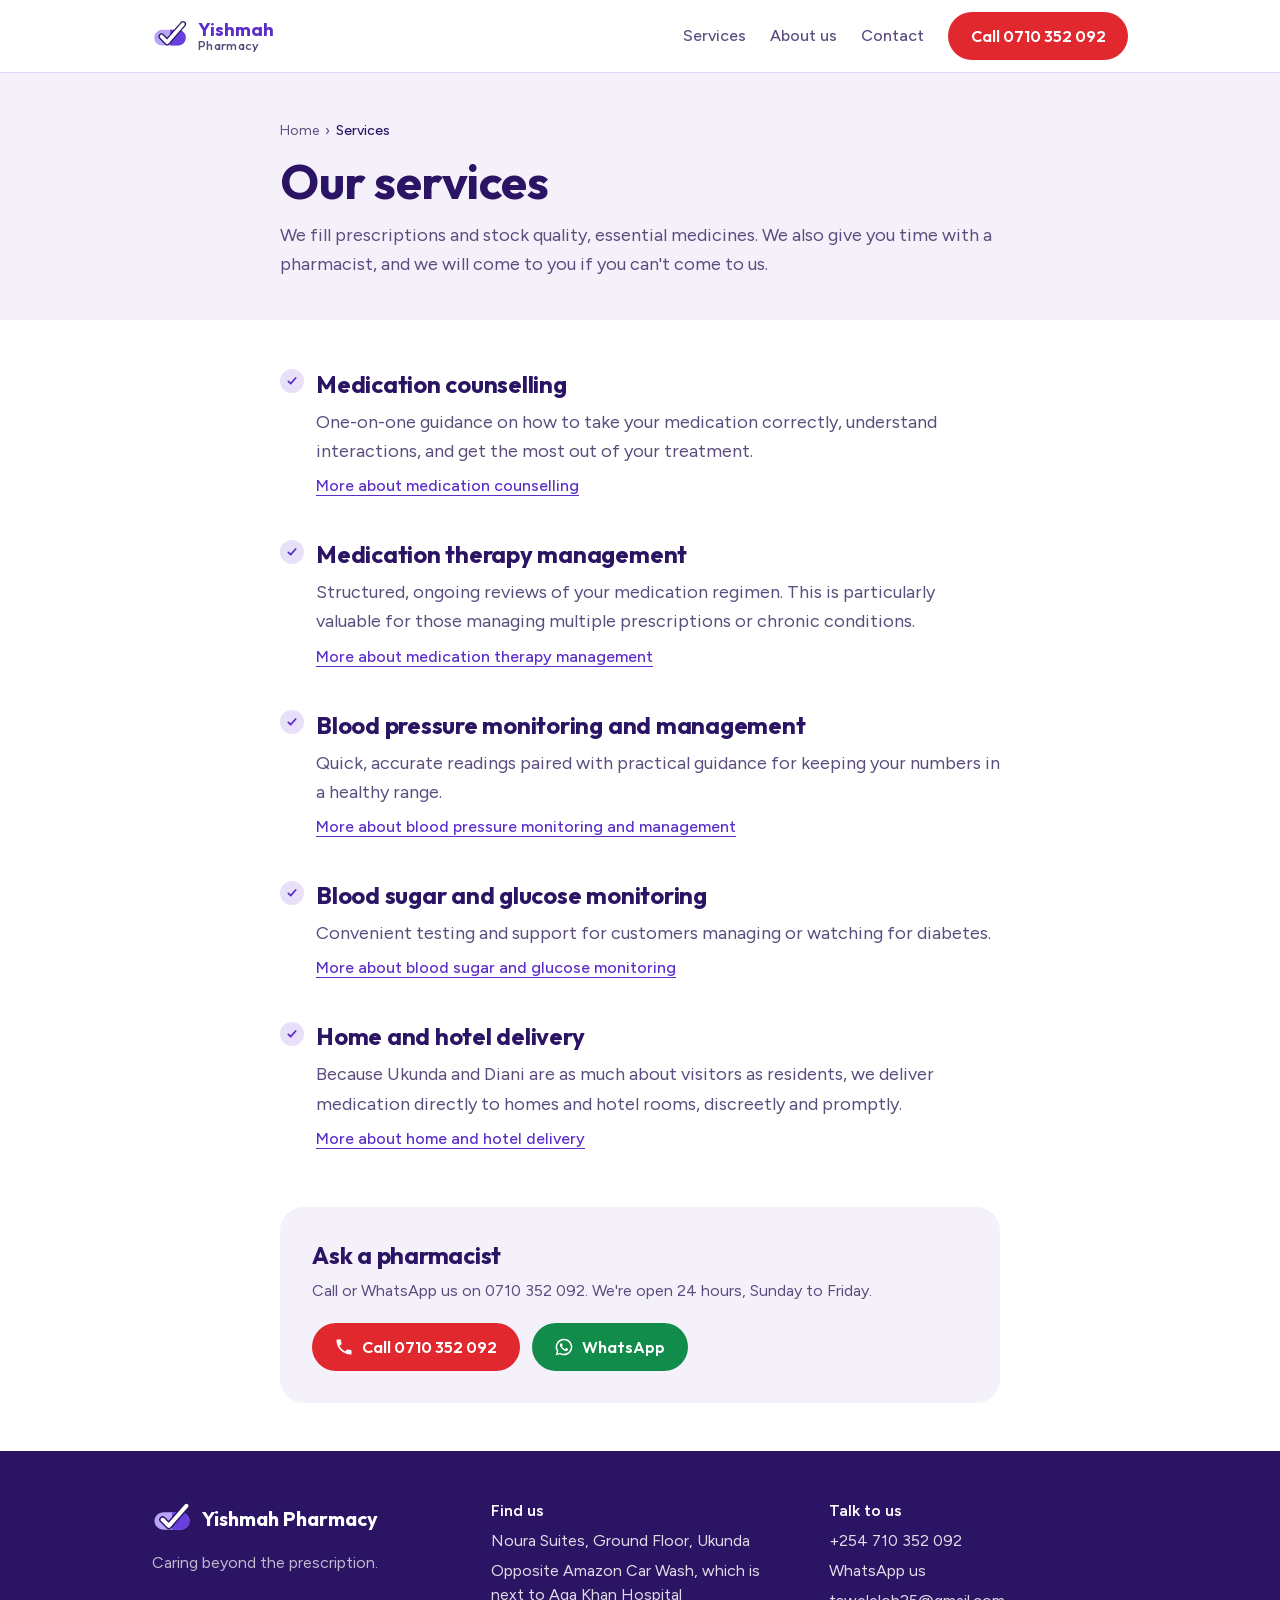
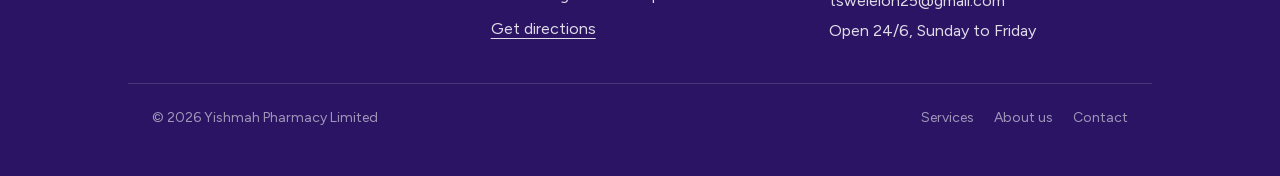
<file: services.html>
<!DOCTYPE html><!--TCVGYAqau4sh4xi65t_Ki--><html lang="en" class="outfit_9ab5612d-module__DFgRqa__variable figtree_aaa2bd5c-module__5DnV1W__variable"><head><meta charSet="utf-8"/><meta name="viewport" content="width=device-width, initial-scale=1"/><link rel="preload" href="/_next/static/media/1b99372b3eaef0c8-s.p.758e15a8.woff2" as="font" crossorigin="" type="font/woff2"/><link rel="preload" href="/_next/static/media/f7aa21714c1c53f8-s.p.e3544bb0.woff2" as="font" crossorigin="" type="font/woff2"/><link rel="stylesheet" href="/_next/static/chunks/93983f1632f1b4a1.css" data-precedence="next"/><link rel="preload" as="script" fetchPriority="low" href="/_next/static/chunks/e1d679caba8aaa66.js"/><script src="/_next/static/chunks/4c8a73fa9a568984.js" async=""></script><script src="/_next/static/chunks/1c64b19886203277.js" async=""></script><script src="/_next/static/chunks/c44ba29902c6819e.js" async=""></script><script src="/_next/static/chunks/turbopack-27e2cf467ea67dbc.js" async=""></script><script src="/_next/static/chunks/1964454f34f3a7ab.js" async=""></script><script src="/_next/static/chunks/6c33792a57a66467.js" async=""></script><script src="/_next/static/chunks/beefb697acdd731a.js" async=""></script><meta name="next-size-adjust" content=""/><meta name="theme-color" content="#5B2EC9"/><title>Pharmacy services in Ukunda and Diani | Yishmah Pharmacy</title><meta name="description" content="Medication counselling, medication therapy management, blood pressure and blood sugar checks, and home and hotel delivery from Yishmah Pharmacy, Ukunda."/><link rel="manifest" href="/manifest.json"/><link rel="canonical" href="https://yishmapharmacy.co.ke/services"/><meta property="og:title" content="Pharmacy services in Ukunda and Diani | Yishmah Pharmacy"/><meta property="og:description" content="Medication counselling, medication therapy management, blood pressure and blood sugar checks, and home and hotel delivery from Yishmah Pharmacy, Ukunda."/><meta property="og:url" content="https://yishmapharmacy.co.ke/services"/><meta property="og:site_name" content="Yishmah Pharmacy"/><meta property="og:locale" content="en_KE"/><meta property="og:image" content="https://yishmapharmacy.co.ke/og/services.png"/><meta property="og:image:secure_url" content="https://yishmapharmacy.co.ke/og/services.png"/><meta property="og:image:type" content="image/png"/><meta property="og:image:width" content="1200"/><meta property="og:image:height" content="630"/><meta property="og:image:alt" content="Pharmacy services in Ukunda and Diani"/><meta property="og:type" content="website"/><meta name="twitter:card" content="summary_large_image"/><meta name="twitter:title" content="Pharmacy services in Ukunda and Diani | Yishmah Pharmacy"/><meta name="twitter:description" content="Medication counselling, medication therapy management, blood pressure and blood sugar checks, and home and hotel delivery from Yishmah Pharmacy, Ukunda."/><meta name="twitter:image" content="https://yishmapharmacy.co.ke/og/services.png"/><meta name="twitter:image:secure_url" content="https://yishmapharmacy.co.ke/og/services.png"/><meta name="twitter:image:type" content="image/png"/><meta name="twitter:image:width" content="1200"/><meta name="twitter:image:height" content="630"/><meta name="twitter:image:alt" content="Pharmacy services in Ukunda and Diani"/><link rel="icon" href="/favicon.svg" type="image/svg+xml"/><link rel="icon" href="/favicon.png" type="image/png" sizes="32x32"/><link rel="apple-touch-icon" href="/apple-touch-icon.png"/><script src="/_next/static/chunks/a6dad97d9634a72d.js" noModule=""></script></head><body class="min-h-screen"><div hidden=""><!--$--><!--/$--></div><script type="application/ld+json">{"@context":"https://schema.org","@type":"Pharmacy","@id":"https://yishmapharmacy.co.ke/#pharmacy","name":"Yishmah Pharmacy Limited","alternateName":"Yishmah Pharmacy","slogan":"Caring beyond the prescription","description":"Community pharmacy on the ground floor of Noura Suites, Ukunda, opposite Amazon Car Wash, which is next to Aga Khan Hospital. Open 24 hours, Sunday to Friday, with home and hotel delivery across Ukunda and Diani.","url":"https://yishmapharmacy.co.ke","logo":"https://yishmapharmacy.co.ke/icon-512.png","image":"https://yishmapharmacy.co.ke/og-image.png","telephone":"+254710352092","email":"tsweleloh25@gmail.com","hasMap":"https://www.google.com/maps/dir/?api=1&destination=-4.2852462,39.5747758","geo":{"@type":"GeoCoordinates","latitude":-4.2852462,"longitude":39.5747758},"address":{"@type":"PostalAddress","streetAddress":"Noura Suites, Ground Floor, Opposite Amazon Car Wash, which is next to Aga Khan Hospital","addressLocality":"Ukunda","addressRegion":"Kwale County","addressCountry":"KE"},"areaServed":[{"@type":"Place","name":"Ukunda"},{"@type":"Place","name":"Diani"}],"openingHoursSpecification":[{"@type":"OpeningHoursSpecification","dayOfWeek":["Sunday","Monday","Tuesday","Wednesday","Thursday","Friday"],"opens":"00:00","closes":"23:59"}],"hasOfferCatalog":{"@type":"OfferCatalog","name":"Pharmacy services","itemListElement":[{"@type":"Offer","itemOffered":{"@type":"Service","name":"Medication counselling","url":"https://yishmapharmacy.co.ke/services/counselling"}},{"@type":"Offer","itemOffered":{"@type":"Service","name":"Medication therapy management","url":"https://yishmapharmacy.co.ke/services/therapy-management"}},{"@type":"Offer","itemOffered":{"@type":"Service","name":"Blood pressure monitoring and management","url":"https://yishmapharmacy.co.ke/services/blood-pressure"}},{"@type":"Offer","itemOffered":{"@type":"Service","name":"Blood sugar and glucose monitoring","url":"https://yishmapharmacy.co.ke/services/blood-sugar"}},{"@type":"Offer","itemOffered":{"@type":"Service","name":"Home and hotel delivery","url":"https://yishmapharmacy.co.ke/services/delivery"}}]}}</script><script type="application/ld+json">{"@context":"https://schema.org","@type":"WebSite","@id":"https://yishmapharmacy.co.ke/#website","url":"https://yishmapharmacy.co.ke","name":"Yishmah Pharmacy","inLanguage":"en-KE","publisher":{"@id":"https://yishmapharmacy.co.ke/#pharmacy"}}</script><header class="sticky top-0 z-30 border-b border-[var(--color-line)] bg-white/95 backdrop-blur"><div class="mx-auto flex max-w-5xl items-center justify-between gap-4 px-4 py-3 sm:px-6"><a class="flex items-center gap-2.5" aria-label="Yishmah Pharmacy home" href="/"><svg viewBox="0 0 64 64" class="h-9 w-9 shrink-0" aria-hidden="true"><rect x="4" y="21" width="56" height="28" rx="14" fill="#B7A4F6"></rect><path d="M32 21h14a14 14 0 0 1 0 28H32z" fill="#6A3FE0"></path><path d="M17 33l10 10L55 11" fill="none" stroke="#2A1463" stroke-width="11" stroke-linecap="round" stroke-linejoin="round"></path><path d="M17 33l10 10L55 11" fill="none" stroke="#FFFFFF" stroke-width="6.5" stroke-linecap="round" stroke-linejoin="round"></path></svg><span class="font-[family-name:var(--font-display)] text-lg font-bold leading-none text-[var(--color-violet)]">Yishmah<span class="block text-[0.8rem] font-medium tracking-wide text-[var(--color-ink-soft)]">Pharmacy</span></span></a><nav class="hidden items-center gap-6 md:flex" aria-label="Main"><a class="font-medium text-[var(--color-ink-soft)] hover:text-[var(--color-violet)]" href="/services">Services</a><a class="font-medium text-[var(--color-ink-soft)] hover:text-[var(--color-violet)]" href="/about">About us</a><a class="font-medium text-[var(--color-ink-soft)] hover:text-[var(--color-violet)]" href="/contact">Contact</a><a href="tel:+254710352092" class="btn btn-call">Call <!-- -->0710 352 092</a></nav><nav class="flex items-center gap-4 text-[0.95rem] md:hidden" aria-label="Main"><a class="font-medium text-[var(--color-ink-soft)]" href="/services">Services</a><a class="font-medium text-[var(--color-ink-soft)]" href="/about">About</a><a class="font-medium text-[var(--color-ink-soft)]" href="/contact">Contact</a></nav></div></header><main><section class="bg-[var(--color-lavender)]"><div class="mx-auto max-w-3xl px-4 pb-10 pt-8 sm:px-6 md:pt-12"><nav aria-label="Breadcrumb" class="mb-4 text-sm text-[var(--color-ink-soft)]"><script type="application/ld+json">{"@context":"https://schema.org","@type":"BreadcrumbList","itemListElement":[{"@type":"ListItem","position":1,"name":"Home","item":"https://yishmapharmacy.co.ke/"},{"@type":"ListItem","position":2,"name":"Services","item":"https://yishmapharmacy.co.ke/services"}]}</script><ol class="flex flex-wrap items-center gap-1.5"><li class="flex items-center gap-1.5"><a class="hover:text-[var(--color-violet)] hover:underline" href="/">Home</a></li><li class="flex items-center gap-1.5"><span aria-hidden="true">›</span><span aria-current="page" class="font-medium text-[var(--color-ink)]">Services</span></li></ol></nav><h1 class="text-4xl font-bold sm:text-5xl">Our services</h1><p class="mt-4 text-lg leading-relaxed text-[var(--color-ink-soft)]">We fill prescriptions and stock quality, essential medicines. We also give you time with a pharmacist, and we will come to you if you can&#x27;t come to us.</p></div></section><section class="mx-auto max-w-3xl px-4 py-12 sm:px-6"><ul class="check-list space-y-10"><li id="counselling" class="scroll-mt-24"><h2 class="text-2xl font-bold"><a class="hover:text-[var(--color-violet)] hover:underline" href="/services/counselling">Medication counselling</a></h2><p class="mt-2 text-lg leading-relaxed text-[var(--color-ink-soft)]">One-on-one guidance on how to take your medication correctly, understand interactions, and get the most out of your treatment.</p><a class="mt-2 inline-block font-medium text-[var(--color-violet)] underline underline-offset-4" href="/services/counselling">More about <!-- -->medication counselling</a></li><li id="therapy-management" class="scroll-mt-24"><h2 class="text-2xl font-bold"><a class="hover:text-[var(--color-violet)] hover:underline" href="/services/therapy-management">Medication therapy management</a></h2><p class="mt-2 text-lg leading-relaxed text-[var(--color-ink-soft)]">Structured, ongoing reviews of your medication regimen. This is particularly valuable for those managing multiple prescriptions or chronic conditions.</p><a class="mt-2 inline-block font-medium text-[var(--color-violet)] underline underline-offset-4" href="/services/therapy-management">More about <!-- -->medication therapy management</a></li><li id="blood-pressure" class="scroll-mt-24"><h2 class="text-2xl font-bold"><a class="hover:text-[var(--color-violet)] hover:underline" href="/services/blood-pressure">Blood pressure monitoring and management</a></h2><p class="mt-2 text-lg leading-relaxed text-[var(--color-ink-soft)]">Quick, accurate readings paired with practical guidance for keeping your numbers in a healthy range.</p><a class="mt-2 inline-block font-medium text-[var(--color-violet)] underline underline-offset-4" href="/services/blood-pressure">More about <!-- -->blood pressure monitoring and management</a></li><li id="blood-sugar" class="scroll-mt-24"><h2 class="text-2xl font-bold"><a class="hover:text-[var(--color-violet)] hover:underline" href="/services/blood-sugar">Blood sugar and glucose monitoring</a></h2><p class="mt-2 text-lg leading-relaxed text-[var(--color-ink-soft)]">Convenient testing and support for customers managing or watching for diabetes.</p><a class="mt-2 inline-block font-medium text-[var(--color-violet)] underline underline-offset-4" href="/services/blood-sugar">More about <!-- -->blood sugar and glucose monitoring</a></li><li id="delivery" class="scroll-mt-24"><h2 class="text-2xl font-bold"><a class="hover:text-[var(--color-violet)] hover:underline" href="/services/delivery">Home and hotel delivery</a></h2><p class="mt-2 text-lg leading-relaxed text-[var(--color-ink-soft)]">Because Ukunda and Diani are as much about visitors as residents, we deliver medication directly to homes and hotel rooms, discreetly and promptly.</p><a class="mt-2 inline-block font-medium text-[var(--color-violet)] underline underline-offset-4" href="/services/delivery">More about <!-- -->home and hotel delivery</a></li></ul><div class="mt-14 rounded-3xl bg-[var(--color-lavender)] p-6 sm:p-8"><h2 class="text-2xl font-bold">Ask a pharmacist</h2><p class="mt-2 text-[var(--color-ink-soft)]">Call or WhatsApp us on <!-- -->0710 352 092<!-- -->. We&#x27;re open 24 hours, Sunday to Friday.</p><div class="mt-5 flex flex-col gap-3 sm:flex-row"><a href="tel:+254710352092" class="btn btn-call"><svg viewBox="0 0 24 24" class="h-5 w-5 shrink-0" fill="currentColor" aria-hidden="true"><path d="M6.6 10.8a15.2 15.2 0 0 0 6.6 6.6l2.2-2.2a1 1 0 0 1 1-.25 11.4 11.4 0 0 0 3.6.57 1 1 0 0 1 1 1V20a1 1 0 0 1-1 1A17 17 0 0 1 3 4a1 1 0 0 1 1-1h3.5a1 1 0 0 1 1 1c0 1.25.2 2.45.57 3.57a1 1 0 0 1-.25 1z"></path></svg> Call <!-- -->0710 352 092</a><a href="https://wa.me/254710352092?text=Hello%20Yishmah%20Pharmacy%2C%20" class="btn bg-[var(--color-whatsapp)] text-white" target="_blank" rel="noopener"><svg viewBox="0 0 24 24" class="h-5 w-5 shrink-0" fill="currentColor" aria-hidden="true"><path d="M12 2a10 10 0 0 0-8.6 15.1L2 22l5-1.3A10 10 0 1 0 12 2zm0 18.2a8.2 8.2 0 0 1-4.2-1.15l-.3-.18-3 .78.8-2.9-.2-.3A8.2 8.2 0 1 1 12 20.2zm4.5-6.1c-.25-.12-1.46-.72-1.69-.8-.23-.08-.39-.12-.55.12-.17.25-.64.8-.78.97-.14.16-.29.18-.54.06a6.7 6.7 0 0 1-3.34-2.92c-.25-.43.25-.4.72-1.34.08-.16.04-.3-.02-.42l-.75-1.8c-.2-.48-.4-.41-.55-.42h-.47a.9.9 0 0 0-.65.3 2.73 2.73 0 0 0-.85 2.03 4.74 4.74 0 0 0 1 2.52 10.8 10.8 0 0 0 4.14 3.66c1.54.66 2.14.72 2.91.6.47-.07 1.46-.6 1.66-1.17.2-.58.2-1.07.14-1.17-.06-.1-.22-.16-.47-.28z"></path></svg> WhatsApp</a></div></div></section><!--$--><!--/$--></main><footer class="bg-[var(--color-ink)] pb-28 pt-12 text-white/85 md:pb-12"><div class="mx-auto grid max-w-5xl gap-10 px-4 sm:px-6 md:grid-cols-3"><div><div class="flex items-center gap-2.5"><svg viewBox="0 0 64 64" class="h-10 w-10" aria-hidden="true"><rect x="4" y="21" width="56" height="28" rx="14" fill="#B7A4F6"></rect><path d="M32 21h14a14 14 0 0 1 0 28H32z" fill="#6A3FE0"></path><path d="M17 33l10 10L55 11" fill="none" stroke="#2A1463" stroke-width="11" stroke-linecap="round" stroke-linejoin="round"></path><path d="M17 33l10 10L55 11" fill="none" stroke="#FFFFFF" stroke-width="6.5" stroke-linecap="round" stroke-linejoin="round"></path></svg><span class="font-[family-name:var(--font-display)] text-xl font-bold text-white">Yishmah Pharmacy</span></div><p class="mt-3 text-white/70">Caring beyond the prescription<!-- -->.</p></div><div class="space-y-1.5"><p class="font-semibold text-white">Find us</p><p>Noura Suites, Ground Floor<!-- -->, Ukunda</p><p>Opposite Amazon Car Wash, which is next to Aga Khan Hospital</p><a href="https://www.google.com/maps/dir/?api=1&amp;destination=-4.2852462,39.5747758" class="inline-block pt-1 underline underline-offset-4" target="_blank" rel="noopener">Get directions</a></div><div class="space-y-1.5"><p class="font-semibold text-white">Talk to us</p><p><a href="tel:+254710352092" class="underline-offset-4 hover:underline">+254 710 352 092</a></p><p><a href="https://wa.me/254710352092?text=Hello%20Yishmah%20Pharmacy%2C%20" class="underline-offset-4 hover:underline" target="_blank" rel="noopener">WhatsApp us</a></p><p><a href="mailto:tsweleloh25@gmail.com" class="break-all underline-offset-4 hover:underline">tsweleloh25@gmail.com</a></p><p>Open 24/6, Sunday to Friday</p></div></div><div class="mx-auto mt-10 flex max-w-5xl flex-wrap items-center justify-between gap-4 border-t border-white/15 px-4 pt-6 text-sm text-white/55 sm:px-6"><p>© <!-- -->2026<!-- --> <!-- -->Yishmah Pharmacy Limited</p><nav class="flex gap-5" aria-label="Footer"><a class="hover:text-white" href="/services">Services</a><a class="hover:text-white" href="/about">About us</a><a class="hover:text-white" href="/contact">Contact</a></nav></div></footer><div class="fixed inset-x-0 bottom-0 z-40 border-t border-[var(--color-line)] bg-white/95 px-3 pb-[max(0.6rem,env(safe-area-inset-bottom))] pt-2.5 backdrop-blur md:hidden"><div class="grid grid-cols-2 gap-2.5"><a href="tel:+254710352092" class="btn btn-call w-full"><svg viewBox="0 0 24 24" class="h-5 w-5 shrink-0" fill="currentColor" aria-hidden="true"><path d="M6.6 10.8a15.2 15.2 0 0 0 6.6 6.6l2.2-2.2a1 1 0 0 1 1-.25 11.4 11.4 0 0 0 3.6.57 1 1 0 0 1 1 1V20a1 1 0 0 1-1 1A17 17 0 0 1 3 4a1 1 0 0 1 1-1h3.5a1 1 0 0 1 1 1c0 1.25.2 2.45.57 3.57a1 1 0 0 1-.25 1z"></path></svg> Call</a><a href="https://wa.me/254710352092?text=Hello%20Yishmah%20Pharmacy%2C%20" class="btn w-full bg-[var(--color-whatsapp)] text-white" target="_blank" rel="noopener"><svg viewBox="0 0 24 24" class="h-5 w-5 shrink-0" fill="currentColor" aria-hidden="true"><path d="M12 2a10 10 0 0 0-8.6 15.1L2 22l5-1.3A10 10 0 1 0 12 2zm0 18.2a8.2 8.2 0 0 1-4.2-1.15l-.3-.18-3 .78.8-2.9-.2-.3A8.2 8.2 0 1 1 12 20.2zm4.5-6.1c-.25-.12-1.46-.72-1.69-.8-.23-.08-.39-.12-.55.12-.17.25-.64.8-.78.97-.14.16-.29.18-.54.06a6.7 6.7 0 0 1-3.34-2.92c-.25-.43.25-.4.72-1.34.08-.16.04-.3-.02-.42l-.75-1.8c-.2-.48-.4-.41-.55-.42h-.47a.9.9 0 0 0-.65.3 2.73 2.73 0 0 0-.85 2.03 4.74 4.74 0 0 0 1 2.52 10.8 10.8 0 0 0 4.14 3.66c1.54.66 2.14.72 2.91.6.47-.07 1.46-.6 1.66-1.17.2-.58.2-1.07.14-1.17-.06-.1-.22-.16-.47-.28z"></path></svg> WhatsApp</a></div></div><script src="/_next/static/chunks/e1d679caba8aaa66.js" id="_R_" async=""></script><script>(self.__next_f=self.__next_f||[]).push([0])</script><script>self.__next_f.push([1,"1:\"$Sreact.fragment\"\n3:I[74426,[\"/_next/static/chunks/1964454f34f3a7ab.js\"],\"\"]\ne:I[60374,[\"/_next/static/chunks/6c33792a57a66467.js\",\"/_next/static/chunks/beefb697acdd731a.js\"],\"default\"]\n:HL[\"/_next/static/chunks/93983f1632f1b4a1.css\",\"style\"]\n:HL[\"/_next/static/media/1b99372b3eaef0c8-s.p.758e15a8.woff2\",\"font\",{\"crossOrigin\":\"\",\"type\":\"font/woff2\"}]\n:HL[\"/_next/static/media/f7aa21714c1c53f8-s.p.e3544bb0.woff2\",\"font\",{\"crossOrigin\":\"\",\"type\":\"font/woff2\"}]\n2:T84e,"])</script><script>self.__next_f.push([1,"{\"@context\":\"https://schema.org\",\"@type\":\"Pharmacy\",\"@id\":\"https://yishmapharmacy.co.ke/#pharmacy\",\"name\":\"Yishmah Pharmacy Limited\",\"alternateName\":\"Yishmah Pharmacy\",\"slogan\":\"Caring beyond the prescription\",\"description\":\"Community pharmacy on the ground floor of Noura Suites, Ukunda, opposite Amazon Car Wash, which is next to Aga Khan Hospital. Open 24 hours, Sunday to Friday, with home and hotel delivery across Ukunda and Diani.\",\"url\":\"https://yishmapharmacy.co.ke\",\"logo\":\"https://yishmapharmacy.co.ke/icon-512.png\",\"image\":\"https://yishmapharmacy.co.ke/og-image.png\",\"telephone\":\"+254710352092\",\"email\":\"tsweleloh25@gmail.com\",\"hasMap\":\"https://www.google.com/maps/dir/?api=1\u0026destination=-4.2852462,39.5747758\",\"geo\":{\"@type\":\"GeoCoordinates\",\"latitude\":-4.2852462,\"longitude\":39.5747758},\"address\":{\"@type\":\"PostalAddress\",\"streetAddress\":\"Noura Suites, Ground Floor, Opposite Amazon Car Wash, which is next to Aga Khan Hospital\",\"addressLocality\":\"Ukunda\",\"addressRegion\":\"Kwale County\",\"addressCountry\":\"KE\"},\"areaServed\":[{\"@type\":\"Place\",\"name\":\"Ukunda\"},{\"@type\":\"Place\",\"name\":\"Diani\"}],\"openingHoursSpecification\":[{\"@type\":\"OpeningHoursSpecification\",\"dayOfWeek\":[\"Sunday\",\"Monday\",\"Tuesday\",\"Wednesday\",\"Thursday\",\"Friday\"],\"opens\":\"00:00\",\"closes\":\"23:59\"}],\"hasOfferCatalog\":{\"@type\":\"OfferCatalog\",\"name\":\"Pharmacy services\",\"itemListElement\":[{\"@type\":\"Offer\",\"itemOffered\":{\"@type\":\"Service\",\"name\":\"Medication counselling\",\"url\":\"https://yishmapharmacy.co.ke/services/counselling\"}},{\"@type\":\"Offer\",\"itemOffered\":{\"@type\":\"Service\",\"name\":\"Medication therapy management\",\"url\":\"https://yishmapharmacy.co.ke/services/therapy-management\"}},{\"@type\":\"Offer\",\"itemOffered\":{\"@type\":\"Service\",\"name\":\"Blood pressure monitoring and management\",\"url\":\"https://yishmapharmacy.co.ke/services/blood-pressure\"}},{\"@type\":\"Offer\",\"itemOffered\":{\"@type\":\"Service\",\"name\":\"Blood sugar and glucose monitoring\",\"url\":\"https://yishmapharmacy.co.ke/services/blood-sugar\"}},{\"@type\":\"Offer\",\"itemOffered\":{\"@type\":\"Service\",\"name\":\"Home and hotel delivery\",\"url\":\"https://yishmapharmacy.co.ke/services/delivery\"}}]}}"])</script><script>self.__next_f.push([1,"0:{\"P\":null,\"b\":\"TCVGYAqau4sh4xi65t_Ki\",\"c\":[\"\",\"services\"],\"q\":\"\",\"i\":false,\"f\":[[[\"\",{\"children\":[\"services\",{\"children\":[\"__PAGE__\",{}]}]},\"$undefined\",\"$undefined\",true],[[\"$\",\"$1\",\"c\",{\"children\":[[[\"$\",\"link\",\"0\",{\"rel\":\"stylesheet\",\"href\":\"/_next/static/chunks/93983f1632f1b4a1.css\",\"precedence\":\"next\",\"crossOrigin\":\"$undefined\",\"nonce\":\"$undefined\"}],[\"$\",\"script\",\"script-0\",{\"src\":\"/_next/static/chunks/1964454f34f3a7ab.js\",\"async\":true,\"nonce\":\"$undefined\"}]],[\"$\",\"html\",null,{\"lang\":\"en\",\"className\":\"outfit_9ab5612d-module__DFgRqa__variable figtree_aaa2bd5c-module__5DnV1W__variable\",\"children\":[\"$\",\"body\",null,{\"className\":\"min-h-screen\",\"children\":[[\"$\",\"script\",null,{\"type\":\"application/ld+json\",\"dangerouslySetInnerHTML\":{\"__html\":\"$2\"}}],[\"$\",\"script\",null,{\"type\":\"application/ld+json\",\"dangerouslySetInnerHTML\":{\"__html\":\"{\\\"@context\\\":\\\"https://schema.org\\\",\\\"@type\\\":\\\"WebSite\\\",\\\"@id\\\":\\\"https://yishmapharmacy.co.ke/#website\\\",\\\"url\\\":\\\"https://yishmapharmacy.co.ke\\\",\\\"name\\\":\\\"Yishmah Pharmacy\\\",\\\"inLanguage\\\":\\\"en-KE\\\",\\\"publisher\\\":{\\\"@id\\\":\\\"https://yishmapharmacy.co.ke/#pharmacy\\\"}}\"}}],[\"$\",\"header\",null,{\"className\":\"sticky top-0 z-30 border-b border-[var(--color-line)] bg-white/95 backdrop-blur\",\"children\":[\"$\",\"div\",null,{\"className\":\"mx-auto flex max-w-5xl items-center justify-between gap-4 px-4 py-3 sm:px-6\",\"children\":[[\"$\",\"$L3\",null,{\"href\":\"/\",\"className\":\"flex items-center gap-2.5\",\"aria-label\":\"Yishmah Pharmacy home\",\"children\":[\"$L4\",\"$L5\"]}],\"$L6\",\"$L7\"]}]}],\"$L8\",\"$L9\",\"$La\"]}]}]]}],{\"children\":[\"$Lb\",{\"children\":[\"$Lc\",{},null,false,false]},null,false,false]},null,false,false],\"$Ld\",false]],\"m\":\"$undefined\",\"G\":[\"$e\",[]],\"S\":true}\n"])</script><script>self.__next_f.push([1,"f:I[92322,[\"/_next/static/chunks/6c33792a57a66467.js\",\"/_next/static/chunks/beefb697acdd731a.js\"],\"default\"]\n10:I[81409,[\"/_next/static/chunks/6c33792a57a66467.js\",\"/_next/static/chunks/beefb697acdd731a.js\"],\"default\"]\n17:I[19091,[\"/_next/static/chunks/6c33792a57a66467.js\",\"/_next/static/chunks/beefb697acdd731a.js\"],\"ViewportBoundary\"]\n19:I[19091,[\"/_next/static/chunks/6c33792a57a66467.js\",\"/_next/static/chunks/beefb697acdd731a.js\"],\"MetadataBoundary\"]\n1a:\"$Sreact.suspense\"\n4:[\"$\",\"svg\",null,{\"viewBox\":\"0 0 64 64\",\"className\":\"h-9 w-9 shrink-0\",\"aria-hidden\":\"true\",\"children\":[[\"$\",\"rect\",null,{\"x\":\"4\",\"y\":\"21\",\"width\":\"56\",\"height\":\"28\",\"rx\":\"14\",\"fill\":\"#B7A4F6\"}],[\"$\",\"path\",null,{\"d\":\"M32 21h14a14 14 0 0 1 0 28H32z\",\"fill\":\"#6A3FE0\"}],[\"$\",\"path\",null,{\"d\":\"M17 33l10 10L55 11\",\"fill\":\"none\",\"stroke\":\"#2A1463\",\"strokeWidth\":\"11\",\"strokeLinecap\":\"round\",\"strokeLinejoin\":\"round\"}],[\"$\",\"path\",null,{\"d\":\"M17 33l10 10L55 11\",\"fill\":\"none\",\"stroke\":\"#FFFFFF\",\"strokeWidth\":\"6.5\",\"strokeLinecap\":\"round\",\"strokeLinejoin\":\"round\"}]]}]\n5:[\"$\",\"span\",null,{\"className\":\"font-[family-name:var(--font-display)] text-lg font-bold leading-none text-[var(--color-violet)]\",\"children\":[\"Yishmah\",[\"$\",\"span\",null,{\"className\":\"block text-[0.8rem] font-medium tracking-wide text-[var(--color-ink-soft)]\",\"children\":\"Pharmacy\"}]]}]\n6:[\"$\",\"nav\",null,{\"className\":\"hidden items-center gap-6 md:flex\",\"aria-label\":\"Main\",\"children\":[[[\"$\",\"$L3\",\"/services\",{\"href\":\"/services\",\"className\":\"font-medium text-[var(--color-ink-soft)] hover:text-[var(--color-violet)]\",\"children\":\"Services\"}],[\"$\",\"$L3\",\"/about\",{\"href\":\"/about\",\"className\":\"font-medium text-[var(--color-ink-soft)] hover:text-[var(--color-violet)]\",\"children\":\"About us\"}],[\"$\",\"$L3\",\"/contact\",{\"href\":\"/contact\",\"className\":\"font-medium text-[var(--color-ink-soft)] hover:text-[var(--color-violet)]\",\"children\":\"Contact\"}]],[\"$\",\"a\",null,{\"href\":\"tel:+254710352092\",\"className\":\"btn btn-call\",\"children\":[\"Call \",\"0710 352 092\"]}]]}]\n7:[\"$\",\"nav\",null,{\"className\":\"flex items-center gap-4 text-[0.95rem] md:hidden\",\"aria-label\":\"Main\",\"children\":[[\"$\",\"$L3\",\"/services\",{\"href\":\"/services\",\"className\":\"font-medium text-[var(--color-ink-soft)]\",\"children\":\"Services\"}],[\"$\",\"$L3\",\"/about\",{\"href\":\"/about\",\"className\":\"font-medium text-[var(--color-ink-soft)]\",\"children\":\"About\"}],[\"$\",\"$L3\",\"/contact\",{\"href\":\"/contact\",\"className\":\"font-medium text-[var(--color-ink-soft)]\",\"children\":\"Contact\"}]]}]\n8:[\"$\",\"main\",null,{\"children\":[\"$\",\"$Lf\",null,{\"parallelRouterKey\":\"children\",\"error\":\"$undefined\",\"errorStyles\":\"$undefined\",\"errorScripts\":\"$undefined\",\"template\":[\"$\",\"$L10\",null,{}],\"templateStyles\":\"$undefined\",\"templateScripts\":\"$undefined\",\"notFound\":[[\"$\",\"section\",null,{\"className\":\"mx-auto max-w-2xl px-4 py-24 text-center sm:px-6\",\"children\":[[\"$\",\"h1\",null,{\"className\":\"text-4xl font-bold\",\"children\":\"We couldn't find that page\"}],[\"$\",\"p\",null,{\"className\":\"mt-4 text-lg text-[var(--color-ink-soft)]\",\"children\":[\"Go back to the home page, or call us on \",\"0710 352 092\",\".\"]}],[\"$\",\"div\",null,{\"className\":\"mt-8 flex flex-col justify-center gap-3 sm:flex-row\",\"children\":[[\"$\",\"$L3\",null,{\"href\":\"/\",\"className\":\"btn btn-primary\",\"children\":\"Home page\"}],[\"$\",\"a\",null,{\"href\":\"tel:+254710352092\",\"className\":\"btn btn-call\",\"children\":[\"Call \",\"0710 352 092\"]}]]}]]}],[]],\"forbidden\":\"$undefined\",\"unauthorized\":\"$undefined\"}]}]\n"])</script><script>self.__next_f.push([1,"9:[\"$\",\"footer\",null,{\"className\":\"bg-[var(--color-ink)] pb-28 pt-12 text-white/85 md:pb-12\",\"children\":[[\"$\",\"div\",null,{\"className\":\"mx-auto grid max-w-5xl gap-10 px-4 sm:px-6 md:grid-cols-3\",\"children\":[[\"$\",\"div\",null,{\"children\":[[\"$\",\"div\",null,{\"className\":\"flex items-center gap-2.5\",\"children\":[[\"$\",\"svg\",null,{\"viewBox\":\"0 0 64 64\",\"className\":\"h-10 w-10\",\"aria-hidden\":\"true\",\"children\":[[\"$\",\"rect\",null,{\"x\":\"4\",\"y\":\"21\",\"width\":\"56\",\"height\":\"28\",\"rx\":\"14\",\"fill\":\"#B7A4F6\"}],[\"$\",\"path\",null,{\"d\":\"M32 21h14a14 14 0 0 1 0 28H32z\",\"fill\":\"#6A3FE0\"}],[\"$\",\"path\",null,{\"d\":\"M17 33l10 10L55 11\",\"fill\":\"none\",\"stroke\":\"#2A1463\",\"strokeWidth\":\"11\",\"strokeLinecap\":\"round\",\"strokeLinejoin\":\"round\"}],[\"$\",\"path\",null,{\"d\":\"M17 33l10 10L55 11\",\"fill\":\"none\",\"stroke\":\"#FFFFFF\",\"strokeWidth\":\"6.5\",\"strokeLinecap\":\"round\",\"strokeLinejoin\":\"round\"}]]}],[\"$\",\"span\",null,{\"className\":\"font-[family-name:var(--font-display)] text-xl font-bold text-white\",\"children\":\"Yishmah Pharmacy\"}]]}],[\"$\",\"p\",null,{\"className\":\"mt-3 text-white/70\",\"children\":[\"Caring beyond the prescription\",\".\"]}]]}],[\"$\",\"div\",null,{\"className\":\"space-y-1.5\",\"children\":[[\"$\",\"p\",null,{\"className\":\"font-semibold text-white\",\"children\":\"Find us\"}],[\"$\",\"p\",null,{\"children\":[\"Noura Suites, Ground Floor\",\", Ukunda\"]}],[\"$\",\"p\",null,{\"children\":\"Opposite Amazon Car Wash, which is next to Aga Khan Hospital\"}],[\"$\",\"a\",null,{\"href\":\"https://www.google.com/maps/dir/?api=1\u0026destination=-4.2852462,39.5747758\",\"className\":\"inline-block pt-1 underline underline-offset-4\",\"target\":\"_blank\",\"rel\":\"noopener\",\"children\":\"Get directions\"}]]}],[\"$\",\"div\",null,{\"className\":\"space-y-1.5\",\"children\":[[\"$\",\"p\",null,{\"className\":\"font-semibold text-white\",\"children\":\"Talk to us\"}],[\"$\",\"p\",null,{\"children\":[\"$\",\"a\",null,{\"href\":\"tel:+254710352092\",\"className\":\"underline-offset-4 hover:underline\",\"children\":\"+254 710 352 092\"}]}],[\"$\",\"p\",null,{\"children\":[\"$\",\"a\",null,{\"href\":\"https://wa.me/254710352092?text=Hello%20Yishmah%20Pharmacy%2C%20\",\"className\":\"underline-offset-4 hover:underline\",\"target\":\"_blank\",\"rel\":\"noopener\",\"children\":\"WhatsApp us\"}]}],[\"$\",\"p\",null,{\"children\":[\"$\",\"a\",null,{\"href\":\"mailto:tsweleloh25@gmail.com\",\"className\":\"break-all underline-offset-4 hover:underline\",\"children\":\"tsweleloh25@gmail.com\"}]}],[\"$\",\"p\",null,{\"children\":\"Open 24/6, Sunday to Friday\"}]]}]]}],[\"$\",\"div\",null,{\"className\":\"mx-auto mt-10 flex max-w-5xl flex-wrap items-center justify-between gap-4 border-t border-white/15 px-4 pt-6 text-sm text-white/55 sm:px-6\",\"children\":[[\"$\",\"p\",null,{\"children\":[\"© \",2026,\" \",\"Yishmah Pharmacy Limited\"]}],[\"$\",\"nav\",null,{\"className\":\"flex gap-5\",\"aria-label\":\"Footer\",\"children\":[[\"$\",\"$L3\",\"/services\",{\"href\":\"/services\",\"className\":\"hover:text-white\",\"children\":\"Services\"}],[\"$\",\"$L3\",\"/about\",{\"href\":\"/about\",\"className\":\"hover:text-white\",\"children\":\"About us\"}],[\"$\",\"$L3\",\"/contact\",{\"href\":\"/contact\",\"className\":\"hover:text-white\",\"children\":\"Contact\"}]]}]]}]]}]\n"])</script><script>self.__next_f.push([1,"a:[\"$\",\"div\",null,{\"className\":\"fixed inset-x-0 bottom-0 z-40 border-t border-[var(--color-line)] bg-white/95 px-3 pb-[max(0.6rem,env(safe-area-inset-bottom))] pt-2.5 backdrop-blur md:hidden\",\"children\":[\"$\",\"div\",null,{\"className\":\"grid grid-cols-2 gap-2.5\",\"children\":[[\"$\",\"a\",null,{\"href\":\"tel:+254710352092\",\"className\":\"btn btn-call w-full\",\"children\":[[\"$\",\"svg\",null,{\"viewBox\":\"0 0 24 24\",\"className\":\"h-5 w-5 shrink-0\",\"fill\":\"currentColor\",\"aria-hidden\":\"true\",\"children\":[\"$\",\"path\",null,{\"d\":\"M6.6 10.8a15.2 15.2 0 0 0 6.6 6.6l2.2-2.2a1 1 0 0 1 1-.25 11.4 11.4 0 0 0 3.6.57 1 1 0 0 1 1 1V20a1 1 0 0 1-1 1A17 17 0 0 1 3 4a1 1 0 0 1 1-1h3.5a1 1 0 0 1 1 1c0 1.25.2 2.45.57 3.57a1 1 0 0 1-.25 1z\"}]}],\" Call\"]}],[\"$\",\"a\",null,{\"href\":\"https://wa.me/254710352092?text=Hello%20Yishmah%20Pharmacy%2C%20\",\"className\":\"btn w-full bg-[var(--color-whatsapp)] text-white\",\"target\":\"_blank\",\"rel\":\"noopener\",\"children\":[[\"$\",\"svg\",null,{\"viewBox\":\"0 0 24 24\",\"className\":\"h-5 w-5 shrink-0\",\"fill\":\"currentColor\",\"aria-hidden\":\"true\",\"children\":[\"$\",\"path\",null,{\"d\":\"M12 2a10 10 0 0 0-8.6 15.1L2 22l5-1.3A10 10 0 1 0 12 2zm0 18.2a8.2 8.2 0 0 1-4.2-1.15l-.3-.18-3 .78.8-2.9-.2-.3A8.2 8.2 0 1 1 12 20.2zm4.5-6.1c-.25-.12-1.46-.72-1.69-.8-.23-.08-.39-.12-.55.12-.17.25-.64.8-.78.97-.14.16-.29.18-.54.06a6.7 6.7 0 0 1-3.34-2.92c-.25-.43.25-.4.72-1.34.08-.16.04-.3-.02-.42l-.75-1.8c-.2-.48-.4-.41-.55-.42h-.47a.9.9 0 0 0-.65.3 2.73 2.73 0 0 0-.85 2.03 4.74 4.74 0 0 0 1 2.52 10.8 10.8 0 0 0 4.14 3.66c1.54.66 2.14.72 2.91.6.47-.07 1.46-.6 1.66-1.17.2-.58.2-1.07.14-1.17-.06-.1-.22-.16-.47-.28z\"}]}],\" WhatsApp\"]}]]}]}]\n"])</script><script>self.__next_f.push([1,"b:[\"$\",\"$1\",\"c\",{\"children\":[null,[\"$\",\"$Lf\",null,{\"parallelRouterKey\":\"children\",\"error\":\"$undefined\",\"errorStyles\":\"$undefined\",\"errorScripts\":\"$undefined\",\"template\":[\"$\",\"$L10\",null,{}],\"templateStyles\":\"$undefined\",\"templateScripts\":\"$undefined\",\"notFound\":\"$undefined\",\"forbidden\":\"$undefined\",\"unauthorized\":\"$undefined\"}]]}]\n"])</script><script>self.__next_f.push([1,"c:[\"$\",\"$1\",\"c\",{\"children\":[[[\"$\",\"section\",null,{\"className\":\"bg-[var(--color-lavender)]\",\"children\":[\"$\",\"div\",null,{\"className\":\"mx-auto max-w-3xl px-4 pb-10 pt-8 sm:px-6 md:pt-12\",\"children\":[[\"$\",\"nav\",null,{\"aria-label\":\"Breadcrumb\",\"className\":\"mb-4 text-sm text-[var(--color-ink-soft)]\",\"children\":[[\"$\",\"script\",null,{\"type\":\"application/ld+json\",\"dangerouslySetInnerHTML\":{\"__html\":\"{\\\"@context\\\":\\\"https://schema.org\\\",\\\"@type\\\":\\\"BreadcrumbList\\\",\\\"itemListElement\\\":[{\\\"@type\\\":\\\"ListItem\\\",\\\"position\\\":1,\\\"name\\\":\\\"Home\\\",\\\"item\\\":\\\"https://yishmapharmacy.co.ke/\\\"},{\\\"@type\\\":\\\"ListItem\\\",\\\"position\\\":2,\\\"name\\\":\\\"Services\\\",\\\"item\\\":\\\"https://yishmapharmacy.co.ke/services\\\"}]}\"}}],[\"$\",\"ol\",null,{\"className\":\"flex flex-wrap items-center gap-1.5\",\"children\":[[\"$\",\"li\",\"/\",{\"className\":\"flex items-center gap-1.5\",\"children\":[false,[\"$\",\"$L3\",null,{\"href\":\"/\",\"className\":\"hover:text-[var(--color-violet)] hover:underline\",\"children\":\"Home\"}]]}],[\"$\",\"li\",\"/services\",{\"className\":\"flex items-center gap-1.5\",\"children\":[[\"$\",\"span\",null,{\"aria-hidden\":\"true\",\"children\":\"›\"}],[\"$\",\"span\",null,{\"aria-current\":\"page\",\"className\":\"font-medium text-[var(--color-ink)]\",\"children\":\"Services\"}]]}]]}]]}],[\"$\",\"h1\",null,{\"className\":\"text-4xl font-bold sm:text-5xl\",\"children\":\"Our services\"}],[\"$\",\"p\",null,{\"className\":\"mt-4 text-lg leading-relaxed text-[var(--color-ink-soft)]\",\"children\":\"We fill prescriptions and stock quality, essential medicines. We also give you time with a pharmacist, and we will come to you if you can't come to us.\"}]]}]}],[\"$\",\"section\",null,{\"className\":\"mx-auto max-w-3xl px-4 py-12 sm:px-6\",\"children\":[[\"$\",\"ul\",null,{\"className\":\"check-list space-y-10\",\"children\":[[\"$\",\"li\",\"counselling\",{\"id\":\"counselling\",\"className\":\"scroll-mt-24\",\"children\":[[\"$\",\"h2\",null,{\"className\":\"text-2xl font-bold\",\"children\":[\"$\",\"$L3\",null,{\"href\":\"/services/counselling\",\"className\":\"hover:text-[var(--color-violet)] hover:underline\",\"children\":\"Medication counselling\"}]}],[\"$\",\"p\",null,{\"className\":\"mt-2 text-lg leading-relaxed text-[var(--color-ink-soft)]\",\"children\":\"One-on-one guidance on how to take your medication correctly, understand interactions, and get the most out of your treatment.\"}],[\"$\",\"$L3\",null,{\"href\":\"/services/counselling\",\"className\":\"mt-2 inline-block font-medium text-[var(--color-violet)] underline underline-offset-4\",\"children\":[\"More about \",\"medication counselling\"]}]]}],[\"$\",\"li\",\"therapy-management\",{\"id\":\"therapy-management\",\"className\":\"scroll-mt-24\",\"children\":[[\"$\",\"h2\",null,{\"className\":\"text-2xl font-bold\",\"children\":[\"$\",\"$L3\",null,{\"href\":\"/services/therapy-management\",\"className\":\"hover:text-[var(--color-violet)] hover:underline\",\"children\":\"Medication therapy management\"}]}],[\"$\",\"p\",null,{\"className\":\"mt-2 text-lg leading-relaxed text-[var(--color-ink-soft)]\",\"children\":\"Structured, ongoing reviews of your medication regimen. This is particularly valuable for those managing multiple prescriptions or chronic conditions.\"}],[\"$\",\"$L3\",null,{\"href\":\"/services/therapy-management\",\"className\":\"mt-2 inline-block font-medium text-[var(--color-violet)] underline underline-offset-4\",\"children\":[\"More about \",\"medication therapy management\"]}]]}],[\"$\",\"li\",\"blood-pressure\",{\"id\":\"blood-pressure\",\"className\":\"scroll-mt-24\",\"children\":[[\"$\",\"h2\",null,{\"className\":\"text-2xl font-bold\",\"children\":[\"$\",\"$L3\",null,{\"href\":\"/services/blood-pressure\",\"className\":\"hover:text-[var(--color-violet)] hover:underline\",\"children\":\"Blood pressure monitoring and management\"}]}],[\"$\",\"p\",null,{\"className\":\"mt-2 text-lg leading-relaxed text-[var(--color-ink-soft)]\",\"children\":\"Quick, accurate readings paired with practical guidance for keeping your numbers in a healthy range.\"}],[\"$\",\"$L3\",null,{\"href\":\"/services/blood-pressure\",\"className\":\"mt-2 inline-block font-medium text-[var(--color-violet)] underline underline-offset-4\",\"children\":[\"More about \",\"blood pressure monitoring and management\"]}]]}],[\"$\",\"li\",\"blood-sugar\",{\"id\":\"blood-sugar\",\"className\":\"scroll-mt-24\",\"children\":[\"$L11\",\"$L12\",\"$L13\"]}],\"$L14\"]}],\"$L15\"]}]],null,\"$L16\"]}]\n"])</script><script>self.__next_f.push([1,"d:[\"$\",\"$1\",\"h\",{\"children\":[null,[\"$\",\"$L17\",null,{\"children\":\"$@18\"}],[\"$\",\"div\",null,{\"hidden\":true,\"children\":[\"$\",\"$L19\",null,{\"children\":[\"$\",\"$1a\",null,{\"name\":\"Next.Metadata\",\"children\":\"$@1b\"}]}]}],[\"$\",\"meta\",null,{\"name\":\"next-size-adjust\",\"content\":\"\"}]]}]\n"])</script><script>self.__next_f.push([1,"1c:I[19091,[\"/_next/static/chunks/6c33792a57a66467.js\",\"/_next/static/chunks/beefb697acdd731a.js\"],\"OutletBoundary\"]\n11:[\"$\",\"h2\",null,{\"className\":\"text-2xl font-bold\",\"children\":[\"$\",\"$L3\",null,{\"href\":\"/services/blood-sugar\",\"className\":\"hover:text-[var(--color-violet)] hover:underline\",\"children\":\"Blood sugar and glucose monitoring\"}]}]\n12:[\"$\",\"p\",null,{\"className\":\"mt-2 text-lg leading-relaxed text-[var(--color-ink-soft)]\",\"children\":\"Convenient testing and support for customers managing or watching for diabetes.\"}]\n13:[\"$\",\"$L3\",null,{\"href\":\"/services/blood-sugar\",\"className\":\"mt-2 inline-block font-medium text-[var(--color-violet)] underline underline-offset-4\",\"children\":[\"More about \",\"blood sugar and glucose monitoring\"]}]\n14:[\"$\",\"li\",\"delivery\",{\"id\":\"delivery\",\"className\":\"scroll-mt-24\",\"children\":[[\"$\",\"h2\",null,{\"className\":\"text-2xl font-bold\",\"children\":[\"$\",\"$L3\",null,{\"href\":\"/services/delivery\",\"className\":\"hover:text-[var(--color-violet)] hover:underline\",\"children\":\"Home and hotel delivery\"}]}],[\"$\",\"p\",null,{\"className\":\"mt-2 text-lg leading-relaxed text-[var(--color-ink-soft)]\",\"children\":\"Because Ukunda and Diani are as much about visitors as residents, we deliver medication directly to homes and hotel rooms, discreetly and promptly.\"}],[\"$\",\"$L3\",null,{\"href\":\"/services/delivery\",\"className\":\"mt-2 inline-block font-medium text-[var(--color-violet)] underline underline-offset-4\",\"children\":[\"More about \",\"home and hotel delivery\"]}]]}]\n"])</script><script>self.__next_f.push([1,"15:[\"$\",\"div\",null,{\"className\":\"mt-14 rounded-3xl bg-[var(--color-lavender)] p-6 sm:p-8\",\"children\":[[\"$\",\"h2\",null,{\"className\":\"text-2xl font-bold\",\"children\":\"Ask a pharmacist\"}],[\"$\",\"p\",null,{\"className\":\"mt-2 text-[var(--color-ink-soft)]\",\"children\":[\"Call or WhatsApp us on \",\"0710 352 092\",\". We're open 24 hours, Sunday to Friday.\"]}],[\"$\",\"div\",null,{\"className\":\"mt-5 flex flex-col gap-3 sm:flex-row\",\"children\":[[\"$\",\"a\",null,{\"href\":\"tel:+254710352092\",\"className\":\"btn btn-call\",\"children\":[[\"$\",\"svg\",null,{\"viewBox\":\"0 0 24 24\",\"className\":\"h-5 w-5 shrink-0\",\"fill\":\"currentColor\",\"aria-hidden\":\"true\",\"children\":[\"$\",\"path\",null,{\"d\":\"M6.6 10.8a15.2 15.2 0 0 0 6.6 6.6l2.2-2.2a1 1 0 0 1 1-.25 11.4 11.4 0 0 0 3.6.57 1 1 0 0 1 1 1V20a1 1 0 0 1-1 1A17 17 0 0 1 3 4a1 1 0 0 1 1-1h3.5a1 1 0 0 1 1 1c0 1.25.2 2.45.57 3.57a1 1 0 0 1-.25 1z\"}]}],\" Call \",\"0710 352 092\"]}],[\"$\",\"a\",null,{\"href\":\"https://wa.me/254710352092?text=Hello%20Yishmah%20Pharmacy%2C%20\",\"className\":\"btn bg-[var(--color-whatsapp)] text-white\",\"target\":\"_blank\",\"rel\":\"noopener\",\"children\":[[\"$\",\"svg\",null,{\"viewBox\":\"0 0 24 24\",\"className\":\"h-5 w-5 shrink-0\",\"fill\":\"currentColor\",\"aria-hidden\":\"true\",\"children\":[\"$\",\"path\",null,{\"d\":\"M12 2a10 10 0 0 0-8.6 15.1L2 22l5-1.3A10 10 0 1 0 12 2zm0 18.2a8.2 8.2 0 0 1-4.2-1.15l-.3-.18-3 .78.8-2.9-.2-.3A8.2 8.2 0 1 1 12 20.2zm4.5-6.1c-.25-.12-1.46-.72-1.69-.8-.23-.08-.39-.12-.55.12-.17.25-.64.8-.78.97-.14.16-.29.18-.54.06a6.7 6.7 0 0 1-3.34-2.92c-.25-.43.25-.4.72-1.34.08-.16.04-.3-.02-.42l-.75-1.8c-.2-.48-.4-.41-.55-.42h-.47a.9.9 0 0 0-.65.3 2.73 2.73 0 0 0-.85 2.03 4.74 4.74 0 0 0 1 2.52 10.8 10.8 0 0 0 4.14 3.66c1.54.66 2.14.72 2.91.6.47-.07 1.46-.6 1.66-1.17.2-.58.2-1.07.14-1.17-.06-.1-.22-.16-.47-.28z\"}]}],\" WhatsApp\"]}]]}]]}]\n"])</script><script>self.__next_f.push([1,"16:[\"$\",\"$L1c\",null,{\"children\":[\"$\",\"$1a\",null,{\"name\":\"Next.MetadataOutlet\",\"children\":\"$@1d\"}]}]\n"])</script><script>self.__next_f.push([1,"18:[[\"$\",\"meta\",\"0\",{\"charSet\":\"utf-8\"}],[\"$\",\"meta\",\"1\",{\"name\":\"viewport\",\"content\":\"width=device-width, initial-scale=1\"}],[\"$\",\"meta\",\"2\",{\"name\":\"theme-color\",\"content\":\"#5B2EC9\"}]]\n"])</script><script>self.__next_f.push([1,"1e:I[51042,[\"/_next/static/chunks/6c33792a57a66467.js\",\"/_next/static/chunks/beefb697acdd731a.js\"],\"IconMark\"]\n"])</script><script>self.__next_f.push([1,"1b:[[\"$\",\"title\",\"0\",{\"children\":\"Pharmacy services in Ukunda and Diani | Yishmah Pharmacy\"}],[\"$\",\"meta\",\"1\",{\"name\":\"description\",\"content\":\"Medication counselling, medication therapy management, blood pressure and blood sugar checks, and home and hotel delivery from Yishmah Pharmacy, Ukunda.\"}],[\"$\",\"link\",\"2\",{\"rel\":\"manifest\",\"href\":\"/manifest.json\",\"crossOrigin\":\"$undefined\"}],[\"$\",\"link\",\"3\",{\"rel\":\"canonical\",\"href\":\"https://yishmapharmacy.co.ke/services\"}],[\"$\",\"meta\",\"4\",{\"property\":\"og:title\",\"content\":\"Pharmacy services in Ukunda and Diani | Yishmah Pharmacy\"}],[\"$\",\"meta\",\"5\",{\"property\":\"og:description\",\"content\":\"Medication counselling, medication therapy management, blood pressure and blood sugar checks, and home and hotel delivery from Yishmah Pharmacy, Ukunda.\"}],[\"$\",\"meta\",\"6\",{\"property\":\"og:url\",\"content\":\"https://yishmapharmacy.co.ke/services\"}],[\"$\",\"meta\",\"7\",{\"property\":\"og:site_name\",\"content\":\"Yishmah Pharmacy\"}],[\"$\",\"meta\",\"8\",{\"property\":\"og:locale\",\"content\":\"en_KE\"}],[\"$\",\"meta\",\"9\",{\"property\":\"og:image\",\"content\":\"https://yishmapharmacy.co.ke/og/services.png\"}],[\"$\",\"meta\",\"10\",{\"property\":\"og:image:secure_url\",\"content\":\"https://yishmapharmacy.co.ke/og/services.png\"}],[\"$\",\"meta\",\"11\",{\"property\":\"og:image:type\",\"content\":\"image/png\"}],[\"$\",\"meta\",\"12\",{\"property\":\"og:image:width\",\"content\":\"1200\"}],[\"$\",\"meta\",\"13\",{\"property\":\"og:image:height\",\"content\":\"630\"}],[\"$\",\"meta\",\"14\",{\"property\":\"og:image:alt\",\"content\":\"Pharmacy services in Ukunda and Diani\"}],[\"$\",\"meta\",\"15\",{\"property\":\"og:type\",\"content\":\"website\"}],[\"$\",\"meta\",\"16\",{\"name\":\"twitter:card\",\"content\":\"summary_large_image\"}],[\"$\",\"meta\",\"17\",{\"name\":\"twitter:title\",\"content\":\"Pharmacy services in Ukunda and Diani | Yishmah Pharmacy\"}],[\"$\",\"meta\",\"18\",{\"name\":\"twitter:description\",\"content\":\"Medication counselling, medication therapy management, blood pressure and blood sugar checks, and home and hotel delivery from Yishmah Pharmacy, Ukunda.\"}],[\"$\",\"meta\",\"19\",{\"name\":\"twitter:image\",\"content\":\"https://yishmapharmacy.co.ke/og/services.png\"}],[\"$\",\"meta\",\"20\",{\"name\":\"twitter:image:secure_url\",\"content\":\"https://yishmapharmacy.co.ke/og/services.png\"}],[\"$\",\"meta\",\"21\",{\"name\":\"twitter:image:type\",\"content\":\"image/png\"}],[\"$\",\"meta\",\"22\",{\"name\":\"twitter:image:width\",\"content\":\"1200\"}],[\"$\",\"meta\",\"23\",{\"name\":\"twitter:image:height\",\"content\":\"630\"}],[\"$\",\"meta\",\"24\",{\"name\":\"twitter:image:alt\",\"content\":\"Pharmacy services in Ukunda and Diani\"}],[\"$\",\"link\",\"25\",{\"rel\":\"icon\",\"href\":\"/favicon.svg\",\"type\":\"image/svg+xml\"}],[\"$\",\"link\",\"26\",{\"rel\":\"icon\",\"href\":\"/favicon.png\",\"type\":\"image/png\",\"sizes\":\"32x32\"}],[\"$\",\"link\",\"27\",{\"rel\":\"apple-touch-icon\",\"href\":\"/apple-touch-icon.png\"}],[\"$\",\"$L1e\",\"28\",{}]]\n"])</script><script>self.__next_f.push([1,"1d:null\n"])</script></body></html>
</file>
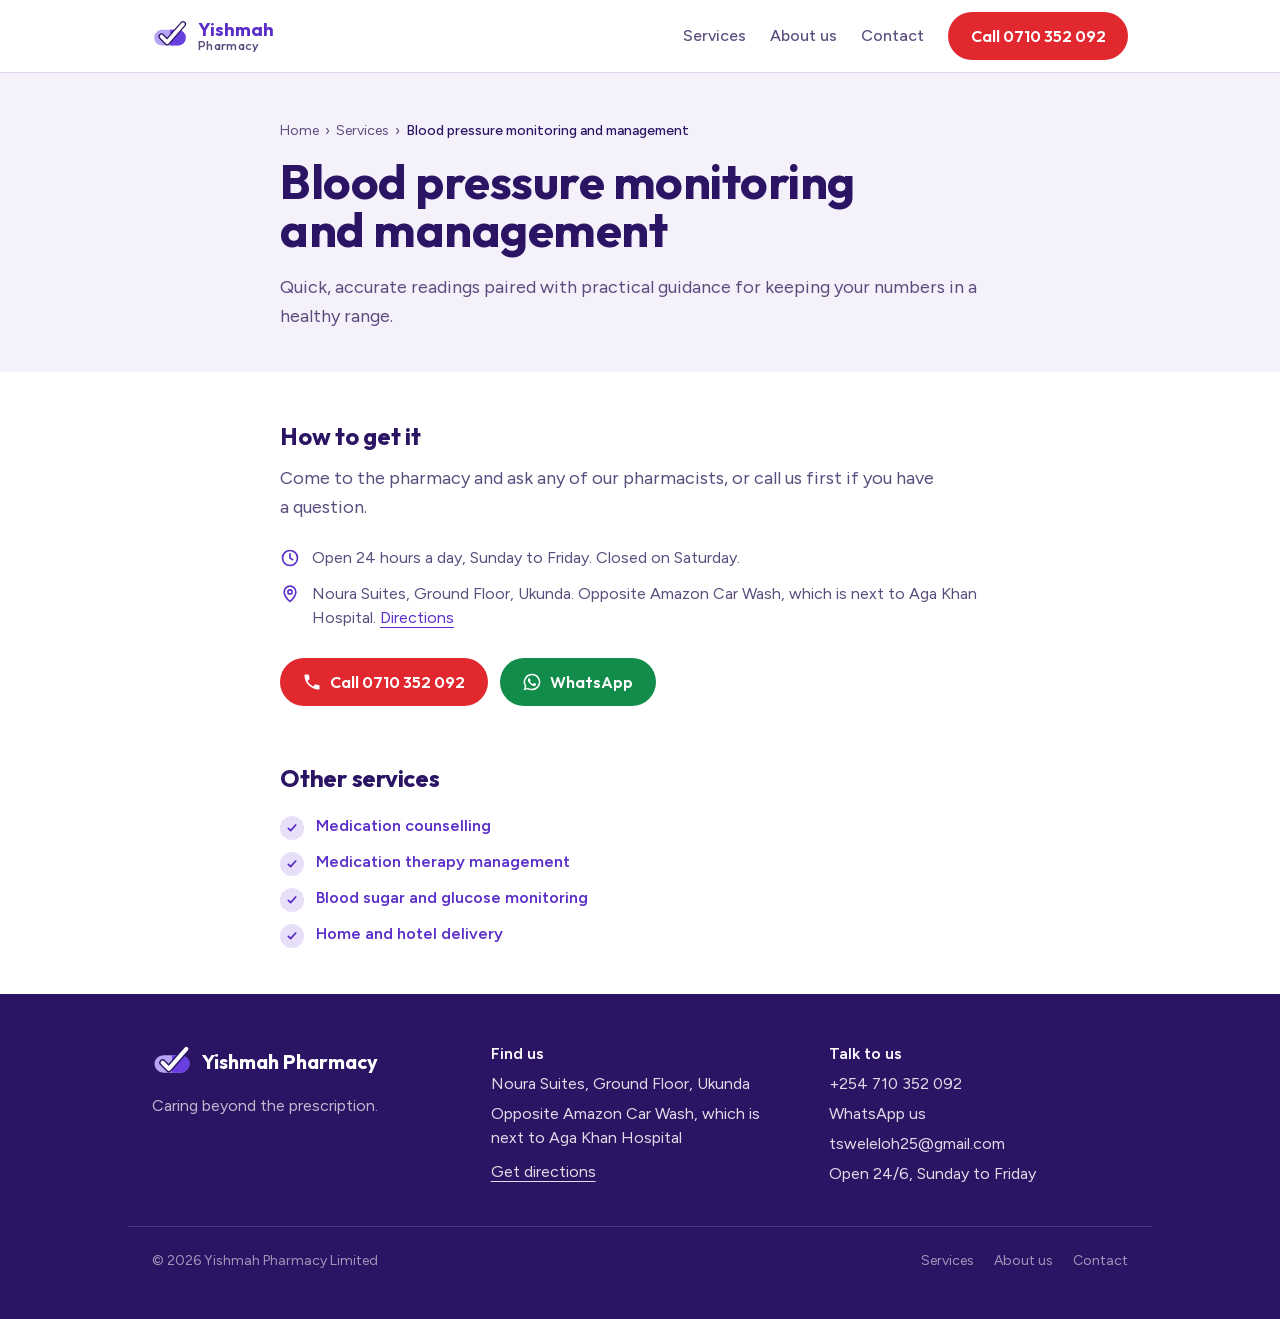
<file: services/blood-pressure.html>
<!DOCTYPE html><!--TCVGYAqau4sh4xi65t_Ki--><html lang="en" class="outfit_9ab5612d-module__DFgRqa__variable figtree_aaa2bd5c-module__5DnV1W__variable"><head><meta charSet="utf-8"/><meta name="viewport" content="width=device-width, initial-scale=1"/><link rel="preload" href="/_next/static/media/1b99372b3eaef0c8-s.p.758e15a8.woff2" as="font" crossorigin="" type="font/woff2"/><link rel="preload" href="/_next/static/media/f7aa21714c1c53f8-s.p.e3544bb0.woff2" as="font" crossorigin="" type="font/woff2"/><link rel="stylesheet" href="/_next/static/chunks/93983f1632f1b4a1.css" data-precedence="next"/><link rel="preload" as="script" fetchPriority="low" href="/_next/static/chunks/e1d679caba8aaa66.js"/><script src="/_next/static/chunks/4c8a73fa9a568984.js" async=""></script><script src="/_next/static/chunks/1c64b19886203277.js" async=""></script><script src="/_next/static/chunks/c44ba29902c6819e.js" async=""></script><script src="/_next/static/chunks/turbopack-27e2cf467ea67dbc.js" async=""></script><script src="/_next/static/chunks/1964454f34f3a7ab.js" async=""></script><script src="/_next/static/chunks/6c33792a57a66467.js" async=""></script><script src="/_next/static/chunks/beefb697acdd731a.js" async=""></script><meta name="next-size-adjust" content=""/><meta name="theme-color" content="#5B2EC9"/><title>Blood pressure check in Ukunda and Diani | Yishmah Pharmacy</title><meta name="description" content="Walk in for a quick, accurate blood pressure reading at Yishmah Pharmacy, Ukunda, opposite Amazon Car Wash, with practical advice on keeping it in a healthy range."/><link rel="manifest" href="/manifest.json"/><link rel="canonical" href="https://yishmapharmacy.co.ke/services/blood-pressure"/><meta property="og:title" content="Blood pressure check in Ukunda and Diani | Yishmah Pharmacy"/><meta property="og:description" content="Walk in for a quick, accurate blood pressure reading at Yishmah Pharmacy, Ukunda, opposite Amazon Car Wash, with practical advice on keeping it in a healthy range."/><meta property="og:url" content="https://yishmapharmacy.co.ke/services/blood-pressure"/><meta property="og:site_name" content="Yishmah Pharmacy"/><meta property="og:locale" content="en_KE"/><meta property="og:image" content="https://yishmapharmacy.co.ke/og/services-blood-pressure.png"/><meta property="og:image:secure_url" content="https://yishmapharmacy.co.ke/og/services-blood-pressure.png"/><meta property="og:image:type" content="image/png"/><meta property="og:image:width" content="1200"/><meta property="og:image:height" content="630"/><meta property="og:image:alt" content="Blood pressure checks in Ukunda"/><meta property="og:type" content="website"/><meta name="twitter:card" content="summary_large_image"/><meta name="twitter:title" content="Blood pressure check in Ukunda and Diani | Yishmah Pharmacy"/><meta name="twitter:description" content="Walk in for a quick, accurate blood pressure reading at Yishmah Pharmacy, Ukunda, opposite Amazon Car Wash, with practical advice on keeping it in a healthy range."/><meta name="twitter:image" content="https://yishmapharmacy.co.ke/og/services-blood-pressure.png"/><meta name="twitter:image:secure_url" content="https://yishmapharmacy.co.ke/og/services-blood-pressure.png"/><meta name="twitter:image:type" content="image/png"/><meta name="twitter:image:width" content="1200"/><meta name="twitter:image:height" content="630"/><meta name="twitter:image:alt" content="Blood pressure checks in Ukunda"/><link rel="icon" href="/favicon.svg" type="image/svg+xml"/><link rel="icon" href="/favicon.png" type="image/png" sizes="32x32"/><link rel="apple-touch-icon" href="/apple-touch-icon.png"/><script src="/_next/static/chunks/a6dad97d9634a72d.js" noModule=""></script></head><body class="min-h-screen"><div hidden=""><!--$--><!--/$--></div><script type="application/ld+json">{"@context":"https://schema.org","@type":"Pharmacy","@id":"https://yishmapharmacy.co.ke/#pharmacy","name":"Yishmah Pharmacy Limited","alternateName":"Yishmah Pharmacy","slogan":"Caring beyond the prescription","description":"Community pharmacy on the ground floor of Noura Suites, Ukunda, opposite Amazon Car Wash, which is next to Aga Khan Hospital. Open 24 hours, Sunday to Friday, with home and hotel delivery across Ukunda and Diani.","url":"https://yishmapharmacy.co.ke","logo":"https://yishmapharmacy.co.ke/icon-512.png","image":"https://yishmapharmacy.co.ke/og-image.png","telephone":"+254710352092","email":"tsweleloh25@gmail.com","hasMap":"https://www.google.com/maps/dir/?api=1&destination=-4.2852462,39.5747758","geo":{"@type":"GeoCoordinates","latitude":-4.2852462,"longitude":39.5747758},"address":{"@type":"PostalAddress","streetAddress":"Noura Suites, Ground Floor, Opposite Amazon Car Wash, which is next to Aga Khan Hospital","addressLocality":"Ukunda","addressRegion":"Kwale County","addressCountry":"KE"},"areaServed":[{"@type":"Place","name":"Ukunda"},{"@type":"Place","name":"Diani"}],"openingHoursSpecification":[{"@type":"OpeningHoursSpecification","dayOfWeek":["Sunday","Monday","Tuesday","Wednesday","Thursday","Friday"],"opens":"00:00","closes":"23:59"}],"hasOfferCatalog":{"@type":"OfferCatalog","name":"Pharmacy services","itemListElement":[{"@type":"Offer","itemOffered":{"@type":"Service","name":"Medication counselling","url":"https://yishmapharmacy.co.ke/services/counselling"}},{"@type":"Offer","itemOffered":{"@type":"Service","name":"Medication therapy management","url":"https://yishmapharmacy.co.ke/services/therapy-management"}},{"@type":"Offer","itemOffered":{"@type":"Service","name":"Blood pressure monitoring and management","url":"https://yishmapharmacy.co.ke/services/blood-pressure"}},{"@type":"Offer","itemOffered":{"@type":"Service","name":"Blood sugar and glucose monitoring","url":"https://yishmapharmacy.co.ke/services/blood-sugar"}},{"@type":"Offer","itemOffered":{"@type":"Service","name":"Home and hotel delivery","url":"https://yishmapharmacy.co.ke/services/delivery"}}]}}</script><script type="application/ld+json">{"@context":"https://schema.org","@type":"WebSite","@id":"https://yishmapharmacy.co.ke/#website","url":"https://yishmapharmacy.co.ke","name":"Yishmah Pharmacy","inLanguage":"en-KE","publisher":{"@id":"https://yishmapharmacy.co.ke/#pharmacy"}}</script><header class="sticky top-0 z-30 border-b border-[var(--color-line)] bg-white/95 backdrop-blur"><div class="mx-auto flex max-w-5xl items-center justify-between gap-4 px-4 py-3 sm:px-6"><a class="flex items-center gap-2.5" aria-label="Yishmah Pharmacy home" href="/"><svg viewBox="0 0 64 64" class="h-9 w-9 shrink-0" aria-hidden="true"><rect x="4" y="21" width="56" height="28" rx="14" fill="#B7A4F6"></rect><path d="M32 21h14a14 14 0 0 1 0 28H32z" fill="#6A3FE0"></path><path d="M17 33l10 10L55 11" fill="none" stroke="#2A1463" stroke-width="11" stroke-linecap="round" stroke-linejoin="round"></path><path d="M17 33l10 10L55 11" fill="none" stroke="#FFFFFF" stroke-width="6.5" stroke-linecap="round" stroke-linejoin="round"></path></svg><span class="font-[family-name:var(--font-display)] text-lg font-bold leading-none text-[var(--color-violet)]">Yishmah<span class="block text-[0.8rem] font-medium tracking-wide text-[var(--color-ink-soft)]">Pharmacy</span></span></a><nav class="hidden items-center gap-6 md:flex" aria-label="Main"><a class="font-medium text-[var(--color-ink-soft)] hover:text-[var(--color-violet)]" href="/services">Services</a><a class="font-medium text-[var(--color-ink-soft)] hover:text-[var(--color-violet)]" href="/about">About us</a><a class="font-medium text-[var(--color-ink-soft)] hover:text-[var(--color-violet)]" href="/contact">Contact</a><a href="tel:+254710352092" class="btn btn-call">Call <!-- -->0710 352 092</a></nav><nav class="flex items-center gap-4 text-[0.95rem] md:hidden" aria-label="Main"><a class="font-medium text-[var(--color-ink-soft)]" href="/services">Services</a><a class="font-medium text-[var(--color-ink-soft)]" href="/about">About</a><a class="font-medium text-[var(--color-ink-soft)]" href="/contact">Contact</a></nav></div></header><main><script type="application/ld+json">{"@context":"https://schema.org","@type":"Service","name":"Blood pressure monitoring and management","description":"Quick, accurate readings paired with practical guidance for keeping your numbers in a healthy range.","url":"https://yishmapharmacy.co.ke/services/blood-pressure","provider":{"@id":"https://yishmapharmacy.co.ke/#pharmacy"},"areaServed":["Ukunda","Diani"]}</script><section class="bg-[var(--color-lavender)]"><div class="mx-auto max-w-3xl px-4 pb-10 pt-8 sm:px-6 md:pt-12"><nav aria-label="Breadcrumb" class="mb-4 text-sm text-[var(--color-ink-soft)]"><script type="application/ld+json">{"@context":"https://schema.org","@type":"BreadcrumbList","itemListElement":[{"@type":"ListItem","position":1,"name":"Home","item":"https://yishmapharmacy.co.ke/"},{"@type":"ListItem","position":2,"name":"Services","item":"https://yishmapharmacy.co.ke/services"},{"@type":"ListItem","position":3,"name":"Blood pressure monitoring and management","item":"https://yishmapharmacy.co.ke/services/blood-pressure"}]}</script><ol class="flex flex-wrap items-center gap-1.5"><li class="flex items-center gap-1.5"><a class="hover:text-[var(--color-violet)] hover:underline" href="/">Home</a></li><li class="flex items-center gap-1.5"><span aria-hidden="true">›</span><a class="hover:text-[var(--color-violet)] hover:underline" href="/services">Services</a></li><li class="flex items-center gap-1.5"><span aria-hidden="true">›</span><span aria-current="page" class="font-medium text-[var(--color-ink)]">Blood pressure monitoring and management</span></li></ol></nav><h1 class="text-4xl font-bold sm:text-5xl">Blood pressure monitoring and management</h1><p class="mt-5 text-lg leading-relaxed text-[var(--color-ink-soft)]">Quick, accurate readings paired with practical guidance for keeping your numbers in a healthy range.</p></div></section><section class="mx-auto max-w-3xl px-4 py-12 sm:px-6"><h2 class="text-2xl font-bold">How to get it</h2><p class="mt-3 text-lg leading-relaxed text-[var(--color-ink-soft)]">Come to the pharmacy and ask any of our pharmacists, or call us first if you have a question.</p><ul class="mt-6 space-y-3 text-[var(--color-ink-soft)]"><li class="flex gap-3"><svg viewBox="0 0 24 24" class="mt-0.5 h-5 w-5 shrink-0 text-[var(--color-violet)]" fill="none" stroke="currentColor" stroke-width="2" stroke-linecap="round" aria-hidden="true"><circle cx="12" cy="12" r="9"></circle><path d="M12 7v5l3 2"></path></svg>Open 24 hours a day, Sunday to Friday. Closed on Saturday.</li><li class="flex gap-3"><svg viewBox="0 0 24 24" class="mt-0.5 h-5 w-5 shrink-0 text-[var(--color-violet)]" fill="none" stroke="currentColor" stroke-width="2" stroke-linecap="round" stroke-linejoin="round" aria-hidden="true"><path d="M12 21s-7-6.2-7-11.5a7 7 0 0 1 14 0C19 14.8 12 21 12 21z"></path><circle cx="12" cy="9.5" r="2.5"></circle></svg><span>Noura Suites, Ground Floor<!-- -->, Ukunda. <!-- -->Opposite Amazon Car Wash, which is next to Aga Khan Hospital<!-- -->.<!-- --> <a href="https://www.google.com/maps/dir/?api=1&amp;destination=-4.2852462,39.5747758" class="text-[var(--color-violet)] underline underline-offset-4" target="_blank" rel="noopener">Directions</a></span></li></ul><div class="mt-7 flex flex-col gap-3 sm:flex-row"><a href="tel:+254710352092" class="btn btn-call"><svg viewBox="0 0 24 24" class="h-5 w-5 shrink-0" fill="currentColor" aria-hidden="true"><path d="M6.6 10.8a15.2 15.2 0 0 0 6.6 6.6l2.2-2.2a1 1 0 0 1 1-.25 11.4 11.4 0 0 0 3.6.57 1 1 0 0 1 1 1V20a1 1 0 0 1-1 1A17 17 0 0 1 3 4a1 1 0 0 1 1-1h3.5a1 1 0 0 1 1 1c0 1.25.2 2.45.57 3.57a1 1 0 0 1-.25 1z"></path></svg> Call <!-- -->0710 352 092</a><a href="https://wa.me/254710352092?text=Hello%20Yishmah%20Pharmacy%2C%20" class="btn bg-[var(--color-whatsapp)] text-white" target="_blank" rel="noopener"><svg viewBox="0 0 24 24" class="h-5 w-5 shrink-0" fill="currentColor" aria-hidden="true"><path d="M12 2a10 10 0 0 0-8.6 15.1L2 22l5-1.3A10 10 0 1 0 12 2zm0 18.2a8.2 8.2 0 0 1-4.2-1.15l-.3-.18-3 .78.8-2.9-.2-.3A8.2 8.2 0 1 1 12 20.2zm4.5-6.1c-.25-.12-1.46-.72-1.69-.8-.23-.08-.39-.12-.55.12-.17.25-.64.8-.78.97-.14.16-.29.18-.54.06a6.7 6.7 0 0 1-3.34-2.92c-.25-.43.25-.4.72-1.34.08-.16.04-.3-.02-.42l-.75-1.8c-.2-.48-.4-.41-.55-.42h-.47a.9.9 0 0 0-.65.3 2.73 2.73 0 0 0-.85 2.03 4.74 4.74 0 0 0 1 2.52 10.8 10.8 0 0 0 4.14 3.66c1.54.66 2.14.72 2.91.6.47-.07 1.46-.6 1.66-1.17.2-.58.2-1.07.14-1.17-.06-.1-.22-.16-.47-.28z"></path></svg> WhatsApp</a></div><h2 class="mt-14 text-2xl font-bold">Other services</h2><ul class="check-list mt-5 space-y-3"><li><a class="font-semibold text-[var(--color-violet)] hover:underline" href="/services/counselling">Medication counselling</a></li><li><a class="font-semibold text-[var(--color-violet)] hover:underline" href="/services/therapy-management">Medication therapy management</a></li><li><a class="font-semibold text-[var(--color-violet)] hover:underline" href="/services/blood-sugar">Blood sugar and glucose monitoring</a></li><li><a class="font-semibold text-[var(--color-violet)] hover:underline" href="/services/delivery">Home and hotel delivery</a></li></ul></section><!--$--><!--/$--></main><footer class="bg-[var(--color-ink)] pb-28 pt-12 text-white/85 md:pb-12"><div class="mx-auto grid max-w-5xl gap-10 px-4 sm:px-6 md:grid-cols-3"><div><div class="flex items-center gap-2.5"><svg viewBox="0 0 64 64" class="h-10 w-10" aria-hidden="true"><rect x="4" y="21" width="56" height="28" rx="14" fill="#B7A4F6"></rect><path d="M32 21h14a14 14 0 0 1 0 28H32z" fill="#6A3FE0"></path><path d="M17 33l10 10L55 11" fill="none" stroke="#2A1463" stroke-width="11" stroke-linecap="round" stroke-linejoin="round"></path><path d="M17 33l10 10L55 11" fill="none" stroke="#FFFFFF" stroke-width="6.5" stroke-linecap="round" stroke-linejoin="round"></path></svg><span class="font-[family-name:var(--font-display)] text-xl font-bold text-white">Yishmah Pharmacy</span></div><p class="mt-3 text-white/70">Caring beyond the prescription<!-- -->.</p></div><div class="space-y-1.5"><p class="font-semibold text-white">Find us</p><p>Noura Suites, Ground Floor<!-- -->, Ukunda</p><p>Opposite Amazon Car Wash, which is next to Aga Khan Hospital</p><a href="https://www.google.com/maps/dir/?api=1&amp;destination=-4.2852462,39.5747758" class="inline-block pt-1 underline underline-offset-4" target="_blank" rel="noopener">Get directions</a></div><div class="space-y-1.5"><p class="font-semibold text-white">Talk to us</p><p><a href="tel:+254710352092" class="underline-offset-4 hover:underline">+254 710 352 092</a></p><p><a href="https://wa.me/254710352092?text=Hello%20Yishmah%20Pharmacy%2C%20" class="underline-offset-4 hover:underline" target="_blank" rel="noopener">WhatsApp us</a></p><p><a href="mailto:tsweleloh25@gmail.com" class="break-all underline-offset-4 hover:underline">tsweleloh25@gmail.com</a></p><p>Open 24/6, Sunday to Friday</p></div></div><div class="mx-auto mt-10 flex max-w-5xl flex-wrap items-center justify-between gap-4 border-t border-white/15 px-4 pt-6 text-sm text-white/55 sm:px-6"><p>© <!-- -->2026<!-- --> <!-- -->Yishmah Pharmacy Limited</p><nav class="flex gap-5" aria-label="Footer"><a class="hover:text-white" href="/services">Services</a><a class="hover:text-white" href="/about">About us</a><a class="hover:text-white" href="/contact">Contact</a></nav></div></footer><div class="fixed inset-x-0 bottom-0 z-40 border-t border-[var(--color-line)] bg-white/95 px-3 pb-[max(0.6rem,env(safe-area-inset-bottom))] pt-2.5 backdrop-blur md:hidden"><div class="grid grid-cols-2 gap-2.5"><a href="tel:+254710352092" class="btn btn-call w-full"><svg viewBox="0 0 24 24" class="h-5 w-5 shrink-0" fill="currentColor" aria-hidden="true"><path d="M6.6 10.8a15.2 15.2 0 0 0 6.6 6.6l2.2-2.2a1 1 0 0 1 1-.25 11.4 11.4 0 0 0 3.6.57 1 1 0 0 1 1 1V20a1 1 0 0 1-1 1A17 17 0 0 1 3 4a1 1 0 0 1 1-1h3.5a1 1 0 0 1 1 1c0 1.25.2 2.45.57 3.57a1 1 0 0 1-.25 1z"></path></svg> Call</a><a href="https://wa.me/254710352092?text=Hello%20Yishmah%20Pharmacy%2C%20" class="btn w-full bg-[var(--color-whatsapp)] text-white" target="_blank" rel="noopener"><svg viewBox="0 0 24 24" class="h-5 w-5 shrink-0" fill="currentColor" aria-hidden="true"><path d="M12 2a10 10 0 0 0-8.6 15.1L2 22l5-1.3A10 10 0 1 0 12 2zm0 18.2a8.2 8.2 0 0 1-4.2-1.15l-.3-.18-3 .78.8-2.9-.2-.3A8.2 8.2 0 1 1 12 20.2zm4.5-6.1c-.25-.12-1.46-.72-1.69-.8-.23-.08-.39-.12-.55.12-.17.25-.64.8-.78.97-.14.16-.29.18-.54.06a6.7 6.7 0 0 1-3.34-2.92c-.25-.43.25-.4.72-1.34.08-.16.04-.3-.02-.42l-.75-1.8c-.2-.48-.4-.41-.55-.42h-.47a.9.9 0 0 0-.65.3 2.73 2.73 0 0 0-.85 2.03 4.74 4.74 0 0 0 1 2.52 10.8 10.8 0 0 0 4.14 3.66c1.54.66 2.14.72 2.91.6.47-.07 1.46-.6 1.66-1.17.2-.58.2-1.07.14-1.17-.06-.1-.22-.16-.47-.28z"></path></svg> WhatsApp</a></div></div><script src="/_next/static/chunks/e1d679caba8aaa66.js" id="_R_" async=""></script><script>(self.__next_f=self.__next_f||[]).push([0])</script><script>self.__next_f.push([1,"1:\"$Sreact.fragment\"\n3:I[74426,[\"/_next/static/chunks/1964454f34f3a7ab.js\"],\"\"]\nf:I[60374,[\"/_next/static/chunks/6c33792a57a66467.js\",\"/_next/static/chunks/beefb697acdd731a.js\"],\"default\"]\n:HL[\"/_next/static/chunks/93983f1632f1b4a1.css\",\"style\"]\n:HL[\"/_next/static/media/1b99372b3eaef0c8-s.p.758e15a8.woff2\",\"font\",{\"crossOrigin\":\"\",\"type\":\"font/woff2\"}]\n:HL[\"/_next/static/media/f7aa21714c1c53f8-s.p.e3544bb0.woff2\",\"font\",{\"crossOrigin\":\"\",\"type\":\"font/woff2\"}]\n2:T84e,"])</script><script>self.__next_f.push([1,"{\"@context\":\"https://schema.org\",\"@type\":\"Pharmacy\",\"@id\":\"https://yishmapharmacy.co.ke/#pharmacy\",\"name\":\"Yishmah Pharmacy Limited\",\"alternateName\":\"Yishmah Pharmacy\",\"slogan\":\"Caring beyond the prescription\",\"description\":\"Community pharmacy on the ground floor of Noura Suites, Ukunda, opposite Amazon Car Wash, which is next to Aga Khan Hospital. Open 24 hours, Sunday to Friday, with home and hotel delivery across Ukunda and Diani.\",\"url\":\"https://yishmapharmacy.co.ke\",\"logo\":\"https://yishmapharmacy.co.ke/icon-512.png\",\"image\":\"https://yishmapharmacy.co.ke/og-image.png\",\"telephone\":\"+254710352092\",\"email\":\"tsweleloh25@gmail.com\",\"hasMap\":\"https://www.google.com/maps/dir/?api=1\u0026destination=-4.2852462,39.5747758\",\"geo\":{\"@type\":\"GeoCoordinates\",\"latitude\":-4.2852462,\"longitude\":39.5747758},\"address\":{\"@type\":\"PostalAddress\",\"streetAddress\":\"Noura Suites, Ground Floor, Opposite Amazon Car Wash, which is next to Aga Khan Hospital\",\"addressLocality\":\"Ukunda\",\"addressRegion\":\"Kwale County\",\"addressCountry\":\"KE\"},\"areaServed\":[{\"@type\":\"Place\",\"name\":\"Ukunda\"},{\"@type\":\"Place\",\"name\":\"Diani\"}],\"openingHoursSpecification\":[{\"@type\":\"OpeningHoursSpecification\",\"dayOfWeek\":[\"Sunday\",\"Monday\",\"Tuesday\",\"Wednesday\",\"Thursday\",\"Friday\"],\"opens\":\"00:00\",\"closes\":\"23:59\"}],\"hasOfferCatalog\":{\"@type\":\"OfferCatalog\",\"name\":\"Pharmacy services\",\"itemListElement\":[{\"@type\":\"Offer\",\"itemOffered\":{\"@type\":\"Service\",\"name\":\"Medication counselling\",\"url\":\"https://yishmapharmacy.co.ke/services/counselling\"}},{\"@type\":\"Offer\",\"itemOffered\":{\"@type\":\"Service\",\"name\":\"Medication therapy management\",\"url\":\"https://yishmapharmacy.co.ke/services/therapy-management\"}},{\"@type\":\"Offer\",\"itemOffered\":{\"@type\":\"Service\",\"name\":\"Blood pressure monitoring and management\",\"url\":\"https://yishmapharmacy.co.ke/services/blood-pressure\"}},{\"@type\":\"Offer\",\"itemOffered\":{\"@type\":\"Service\",\"name\":\"Blood sugar and glucose monitoring\",\"url\":\"https://yishmapharmacy.co.ke/services/blood-sugar\"}},{\"@type\":\"Offer\",\"itemOffered\":{\"@type\":\"Service\",\"name\":\"Home and hotel delivery\",\"url\":\"https://yishmapharmacy.co.ke/services/delivery\"}}]}}"])</script><script>self.__next_f.push([1,"0:{\"P\":null,\"b\":\"TCVGYAqau4sh4xi65t_Ki\",\"c\":[\"\",\"services\",\"blood-pressure\"],\"q\":\"\",\"i\":false,\"f\":[[[\"\",{\"children\":[\"services\",{\"children\":[[\"id\",\"blood-pressure\",\"d\"],{\"children\":[\"__PAGE__\",{}]}]}]},\"$undefined\",\"$undefined\",true],[[\"$\",\"$1\",\"c\",{\"children\":[[[\"$\",\"link\",\"0\",{\"rel\":\"stylesheet\",\"href\":\"/_next/static/chunks/93983f1632f1b4a1.css\",\"precedence\":\"next\",\"crossOrigin\":\"$undefined\",\"nonce\":\"$undefined\"}],[\"$\",\"script\",\"script-0\",{\"src\":\"/_next/static/chunks/1964454f34f3a7ab.js\",\"async\":true,\"nonce\":\"$undefined\"}]],[\"$\",\"html\",null,{\"lang\":\"en\",\"className\":\"outfit_9ab5612d-module__DFgRqa__variable figtree_aaa2bd5c-module__5DnV1W__variable\",\"children\":[\"$\",\"body\",null,{\"className\":\"min-h-screen\",\"children\":[[\"$\",\"script\",null,{\"type\":\"application/ld+json\",\"dangerouslySetInnerHTML\":{\"__html\":\"$2\"}}],[\"$\",\"script\",null,{\"type\":\"application/ld+json\",\"dangerouslySetInnerHTML\":{\"__html\":\"{\\\"@context\\\":\\\"https://schema.org\\\",\\\"@type\\\":\\\"WebSite\\\",\\\"@id\\\":\\\"https://yishmapharmacy.co.ke/#website\\\",\\\"url\\\":\\\"https://yishmapharmacy.co.ke\\\",\\\"name\\\":\\\"Yishmah Pharmacy\\\",\\\"inLanguage\\\":\\\"en-KE\\\",\\\"publisher\\\":{\\\"@id\\\":\\\"https://yishmapharmacy.co.ke/#pharmacy\\\"}}\"}}],[\"$\",\"header\",null,{\"className\":\"sticky top-0 z-30 border-b border-[var(--color-line)] bg-white/95 backdrop-blur\",\"children\":[\"$\",\"div\",null,{\"className\":\"mx-auto flex max-w-5xl items-center justify-between gap-4 px-4 py-3 sm:px-6\",\"children\":[[\"$\",\"$L3\",null,{\"href\":\"/\",\"className\":\"flex items-center gap-2.5\",\"aria-label\":\"Yishmah Pharmacy home\",\"children\":[\"$L4\",\"$L5\"]}],\"$L6\",\"$L7\"]}]}],\"$L8\",\"$L9\",\"$La\"]}]}]]}],{\"children\":[\"$Lb\",{\"children\":[\"$Lc\",{\"children\":[\"$Ld\",{},null,false,false]},null,false,false]},null,false,false]},null,false,false],\"$Le\",false]],\"m\":\"$undefined\",\"G\":[\"$f\",[]],\"S\":true}\n"])</script><script>self.__next_f.push([1,"10:I[92322,[\"/_next/static/chunks/6c33792a57a66467.js\",\"/_next/static/chunks/beefb697acdd731a.js\"],\"default\"]\n11:I[81409,[\"/_next/static/chunks/6c33792a57a66467.js\",\"/_next/static/chunks/beefb697acdd731a.js\"],\"default\"]\n13:I[19091,[\"/_next/static/chunks/6c33792a57a66467.js\",\"/_next/static/chunks/beefb697acdd731a.js\"],\"OutletBoundary\"]\n14:\"$Sreact.suspense\"\n16:I[19091,[\"/_next/static/chunks/6c33792a57a66467.js\",\"/_next/static/chunks/beefb697acdd731a.js\"],\"ViewportBoundary\"]\n18:I[19091,[\"/_next/static/chunks/6c33792a57a66467.js\",\"/_next/static/chunks/beefb697acdd731a.js\"],\"MetadataBoundary\"]\n4:[\"$\",\"svg\",null,{\"viewBox\":\"0 0 64 64\",\"className\":\"h-9 w-9 shrink-0\",\"aria-hidden\":\"true\",\"children\":[[\"$\",\"rect\",null,{\"x\":\"4\",\"y\":\"21\",\"width\":\"56\",\"height\":\"28\",\"rx\":\"14\",\"fill\":\"#B7A4F6\"}],[\"$\",\"path\",null,{\"d\":\"M32 21h14a14 14 0 0 1 0 28H32z\",\"fill\":\"#6A3FE0\"}],[\"$\",\"path\",null,{\"d\":\"M17 33l10 10L55 11\",\"fill\":\"none\",\"stroke\":\"#2A1463\",\"strokeWidth\":\"11\",\"strokeLinecap\":\"round\",\"strokeLinejoin\":\"round\"}],[\"$\",\"path\",null,{\"d\":\"M17 33l10 10L55 11\",\"fill\":\"none\",\"stroke\":\"#FFFFFF\",\"strokeWidth\":\"6.5\",\"strokeLinecap\":\"round\",\"strokeLinejoin\":\"round\"}]]}]\n5:[\"$\",\"span\",null,{\"className\":\"font-[family-name:var(--font-display)] text-lg font-bold leading-none text-[var(--color-violet)]\",\"children\":[\"Yishmah\",[\"$\",\"span\",null,{\"className\":\"block text-[0.8rem] font-medium tracking-wide text-[var(--color-ink-soft)]\",\"children\":\"Pharmacy\"}]]}]\n6:[\"$\",\"nav\",null,{\"className\":\"hidden items-center gap-6 md:flex\",\"aria-label\":\"Main\",\"children\":[[[\"$\",\"$L3\",\"/services\",{\"href\":\"/services\",\"className\":\"font-medium text-[var(--color-ink-soft)] hover:text-[var(--color-violet)]\",\"children\":\"Services\"}],[\"$\",\"$L3\",\"/about\",{\"href\":\"/about\",\"className\":\"font-medium text-[var(--color-ink-soft)] hover:text-[var(--color-violet)]\",\"children\":\"About us\"}],[\"$\",\"$L3\",\"/contact\",{\"href\":\"/contact\",\"className\":\"font-medium text-[var(--color-ink-soft)] hover:text-[var(--color-violet)]\",\"children\":\"Contact\"}]],[\"$\",\"a\",null,{\"href\":\"tel:+254710352092\",\"className\":\"btn btn-call\",\"children\":[\"Call \",\"0710 352 092\"]}]]}]\n7:[\"$\",\"nav\",null,{\"className\":\"flex items-center gap-4 text-[0.95rem] md:hidden\",\"aria-label\":\"Main\",\"children\":[[\"$\",\"$L3\",\"/services\",{\"href\":\"/services\",\"className\":\"font-medium text-[var(--color-ink-soft)]\",\"children\":\"Services\"}],[\"$\",\"$L3\",\"/about\",{\"href\":\"/about\",\"className\":\"font-medium text-[var(--color-ink-soft)]\",\"children\":\"About\"}],[\"$\",\"$L3\",\"/contact\",{\"href\":\"/contact\",\"className\":\"font-medium text-[var(--color-ink-soft)]\",\"children\":\"Contact\"}]]}]\n8:[\"$\",\"main\",null,{\"children\":[\"$\",\"$L10\",null,{\"parallelRouterKey\":\"children\",\"error\":\"$undefined\",\"errorStyles\":\"$undefined\",\"errorScripts\":\"$undefined\",\"template\":[\"$\",\"$L11\",null,{}],\"templateStyles\":\"$undefined\",\"templateScripts\":\"$undefined\",\"notFound\":[[\"$\",\"section\",null,{\"className\":\"mx-auto max-w-2xl px-4 py-24 text-center sm:px-6\",\"children\":[[\"$\",\"h1\",null,{\"className\":\"text-4xl font-bold\",\"children\":\"We couldn't find that page\"}],[\"$\",\"p\",null,{\"className\":\"mt-4 text-lg text-[var(--color-ink-soft)]\",\"children\":[\"Go back to the home page, or call us on \",\"0710 352 092\",\".\"]}],[\"$\",\"div\",null,{\"className\":\"mt-8 flex flex-col justify-center gap-3 sm:flex-row\",\"children\":[[\"$\",\"$L3\",null,{\"href\":\"/\",\"className\":\"btn btn-primary\",\"children\":\"Home page\"}],[\"$\",\"a\",null,{\"href\":\"tel:+254710352092\",\"className\":\"btn btn-call\",\"children\":[\"Call \",\"0710 352 092\"]}]]}]]}],[]],\"forbidden\":\"$undefined\",\"unauthorized\":\"$undefined\"}]}]\n"])</script><script>self.__next_f.push([1,"9:[\"$\",\"footer\",null,{\"className\":\"bg-[var(--color-ink)] pb-28 pt-12 text-white/85 md:pb-12\",\"children\":[[\"$\",\"div\",null,{\"className\":\"mx-auto grid max-w-5xl gap-10 px-4 sm:px-6 md:grid-cols-3\",\"children\":[[\"$\",\"div\",null,{\"children\":[[\"$\",\"div\",null,{\"className\":\"flex items-center gap-2.5\",\"children\":[[\"$\",\"svg\",null,{\"viewBox\":\"0 0 64 64\",\"className\":\"h-10 w-10\",\"aria-hidden\":\"true\",\"children\":[[\"$\",\"rect\",null,{\"x\":\"4\",\"y\":\"21\",\"width\":\"56\",\"height\":\"28\",\"rx\":\"14\",\"fill\":\"#B7A4F6\"}],[\"$\",\"path\",null,{\"d\":\"M32 21h14a14 14 0 0 1 0 28H32z\",\"fill\":\"#6A3FE0\"}],[\"$\",\"path\",null,{\"d\":\"M17 33l10 10L55 11\",\"fill\":\"none\",\"stroke\":\"#2A1463\",\"strokeWidth\":\"11\",\"strokeLinecap\":\"round\",\"strokeLinejoin\":\"round\"}],[\"$\",\"path\",null,{\"d\":\"M17 33l10 10L55 11\",\"fill\":\"none\",\"stroke\":\"#FFFFFF\",\"strokeWidth\":\"6.5\",\"strokeLinecap\":\"round\",\"strokeLinejoin\":\"round\"}]]}],[\"$\",\"span\",null,{\"className\":\"font-[family-name:var(--font-display)] text-xl font-bold text-white\",\"children\":\"Yishmah Pharmacy\"}]]}],[\"$\",\"p\",null,{\"className\":\"mt-3 text-white/70\",\"children\":[\"Caring beyond the prescription\",\".\"]}]]}],[\"$\",\"div\",null,{\"className\":\"space-y-1.5\",\"children\":[[\"$\",\"p\",null,{\"className\":\"font-semibold text-white\",\"children\":\"Find us\"}],[\"$\",\"p\",null,{\"children\":[\"Noura Suites, Ground Floor\",\", Ukunda\"]}],[\"$\",\"p\",null,{\"children\":\"Opposite Amazon Car Wash, which is next to Aga Khan Hospital\"}],[\"$\",\"a\",null,{\"href\":\"https://www.google.com/maps/dir/?api=1\u0026destination=-4.2852462,39.5747758\",\"className\":\"inline-block pt-1 underline underline-offset-4\",\"target\":\"_blank\",\"rel\":\"noopener\",\"children\":\"Get directions\"}]]}],[\"$\",\"div\",null,{\"className\":\"space-y-1.5\",\"children\":[[\"$\",\"p\",null,{\"className\":\"font-semibold text-white\",\"children\":\"Talk to us\"}],[\"$\",\"p\",null,{\"children\":[\"$\",\"a\",null,{\"href\":\"tel:+254710352092\",\"className\":\"underline-offset-4 hover:underline\",\"children\":\"+254 710 352 092\"}]}],[\"$\",\"p\",null,{\"children\":[\"$\",\"a\",null,{\"href\":\"https://wa.me/254710352092?text=Hello%20Yishmah%20Pharmacy%2C%20\",\"className\":\"underline-offset-4 hover:underline\",\"target\":\"_blank\",\"rel\":\"noopener\",\"children\":\"WhatsApp us\"}]}],[\"$\",\"p\",null,{\"children\":[\"$\",\"a\",null,{\"href\":\"mailto:tsweleloh25@gmail.com\",\"className\":\"break-all underline-offset-4 hover:underline\",\"children\":\"tsweleloh25@gmail.com\"}]}],[\"$\",\"p\",null,{\"children\":\"Open 24/6, Sunday to Friday\"}]]}]]}],[\"$\",\"div\",null,{\"className\":\"mx-auto mt-10 flex max-w-5xl flex-wrap items-center justify-between gap-4 border-t border-white/15 px-4 pt-6 text-sm text-white/55 sm:px-6\",\"children\":[[\"$\",\"p\",null,{\"children\":[\"© \",2026,\" \",\"Yishmah Pharmacy Limited\"]}],[\"$\",\"nav\",null,{\"className\":\"flex gap-5\",\"aria-label\":\"Footer\",\"children\":[[\"$\",\"$L3\",\"/services\",{\"href\":\"/services\",\"className\":\"hover:text-white\",\"children\":\"Services\"}],[\"$\",\"$L3\",\"/about\",{\"href\":\"/about\",\"className\":\"hover:text-white\",\"children\":\"About us\"}],[\"$\",\"$L3\",\"/contact\",{\"href\":\"/contact\",\"className\":\"hover:text-white\",\"children\":\"Contact\"}]]}]]}]]}]\n"])</script><script>self.__next_f.push([1,"a:[\"$\",\"div\",null,{\"className\":\"fixed inset-x-0 bottom-0 z-40 border-t border-[var(--color-line)] bg-white/95 px-3 pb-[max(0.6rem,env(safe-area-inset-bottom))] pt-2.5 backdrop-blur md:hidden\",\"children\":[\"$\",\"div\",null,{\"className\":\"grid grid-cols-2 gap-2.5\",\"children\":[[\"$\",\"a\",null,{\"href\":\"tel:+254710352092\",\"className\":\"btn btn-call w-full\",\"children\":[[\"$\",\"svg\",null,{\"viewBox\":\"0 0 24 24\",\"className\":\"h-5 w-5 shrink-0\",\"fill\":\"currentColor\",\"aria-hidden\":\"true\",\"children\":[\"$\",\"path\",null,{\"d\":\"M6.6 10.8a15.2 15.2 0 0 0 6.6 6.6l2.2-2.2a1 1 0 0 1 1-.25 11.4 11.4 0 0 0 3.6.57 1 1 0 0 1 1 1V20a1 1 0 0 1-1 1A17 17 0 0 1 3 4a1 1 0 0 1 1-1h3.5a1 1 0 0 1 1 1c0 1.25.2 2.45.57 3.57a1 1 0 0 1-.25 1z\"}]}],\" Call\"]}],[\"$\",\"a\",null,{\"href\":\"https://wa.me/254710352092?text=Hello%20Yishmah%20Pharmacy%2C%20\",\"className\":\"btn w-full bg-[var(--color-whatsapp)] text-white\",\"target\":\"_blank\",\"rel\":\"noopener\",\"children\":[[\"$\",\"svg\",null,{\"viewBox\":\"0 0 24 24\",\"className\":\"h-5 w-5 shrink-0\",\"fill\":\"currentColor\",\"aria-hidden\":\"true\",\"children\":[\"$\",\"path\",null,{\"d\":\"M12 2a10 10 0 0 0-8.6 15.1L2 22l5-1.3A10 10 0 1 0 12 2zm0 18.2a8.2 8.2 0 0 1-4.2-1.15l-.3-.18-3 .78.8-2.9-.2-.3A8.2 8.2 0 1 1 12 20.2zm4.5-6.1c-.25-.12-1.46-.72-1.69-.8-.23-.08-.39-.12-.55.12-.17.25-.64.8-.78.97-.14.16-.29.18-.54.06a6.7 6.7 0 0 1-3.34-2.92c-.25-.43.25-.4.72-1.34.08-.16.04-.3-.02-.42l-.75-1.8c-.2-.48-.4-.41-.55-.42h-.47a.9.9 0 0 0-.65.3 2.73 2.73 0 0 0-.85 2.03 4.74 4.74 0 0 0 1 2.52 10.8 10.8 0 0 0 4.14 3.66c1.54.66 2.14.72 2.91.6.47-.07 1.46-.6 1.66-1.17.2-.58.2-1.07.14-1.17-.06-.1-.22-.16-.47-.28z\"}]}],\" WhatsApp\"]}]]}]}]\n"])</script><script>self.__next_f.push([1,"b:[\"$\",\"$1\",\"c\",{\"children\":[null,[\"$\",\"$L10\",null,{\"parallelRouterKey\":\"children\",\"error\":\"$undefined\",\"errorStyles\":\"$undefined\",\"errorScripts\":\"$undefined\",\"template\":[\"$\",\"$L11\",null,{}],\"templateStyles\":\"$undefined\",\"templateScripts\":\"$undefined\",\"notFound\":\"$undefined\",\"forbidden\":\"$undefined\",\"unauthorized\":\"$undefined\"}]]}]\nc:[\"$\",\"$1\",\"c\",{\"children\":[null,[\"$\",\"$L10\",null,{\"parallelRouterKey\":\"children\",\"error\":\"$undefined\",\"errorStyles\":\"$undefined\",\"errorScripts\":\"$undefined\",\"template\":[\"$\",\"$L11\",null,{}],\"templateStyles\":\"$undefined\",\"templateScripts\":\"$undefined\",\"notFound\":\"$undefined\",\"forbidden\":\"$undefined\",\"unauthorized\":\"$undefined\"}]]}]\nd:[\"$\",\"$1\",\"c\",{\"children\":[\"$L12\",null,[\"$\",\"$L13\",null,{\"children\":[\"$\",\"$14\",null,{\"name\":\"Next.MetadataOutlet\",\"children\":\"$@15\"}]}]]}]\ne:[\"$\",\"$1\",\"h\",{\"children\":[null,[\"$\",\"$L16\",null,{\"children\":\"$@17\"}],[\"$\",\"div\",null,{\"hidden\":true,\"children\":[\"$\",\"$L18\",null,{\"children\":[\"$\",\"$14\",null,{\"name\":\"Next.Metadata\",\"children\":\"$@19\"}]}]}],[\"$\",\"meta\",null,{\"name\":\"next-size-adjust\",\"content\":\"\"}]]}]\n"])</script><script>self.__next_f.push([1,"12:[[\"$\",\"script\",null,{\"type\":\"application/ld+json\",\"dangerouslySetInnerHTML\":{\"__html\":\"{\\\"@context\\\":\\\"https://schema.org\\\",\\\"@type\\\":\\\"Service\\\",\\\"name\\\":\\\"Blood pressure monitoring and management\\\",\\\"description\\\":\\\"Quick, accurate readings paired with practical guidance for keeping your numbers in a healthy range.\\\",\\\"url\\\":\\\"https://yishmapharmacy.co.ke/services/blood-pressure\\\",\\\"provider\\\":{\\\"@id\\\":\\\"https://yishmapharmacy.co.ke/#pharmacy\\\"},\\\"areaServed\\\":[\\\"Ukunda\\\",\\\"Diani\\\"]}\"}}],[\"$\",\"section\",null,{\"className\":\"bg-[var(--color-lavender)]\",\"children\":[\"$\",\"div\",null,{\"className\":\"mx-auto max-w-3xl px-4 pb-10 pt-8 sm:px-6 md:pt-12\",\"children\":[[\"$\",\"nav\",null,{\"aria-label\":\"Breadcrumb\",\"className\":\"mb-4 text-sm text-[var(--color-ink-soft)]\",\"children\":[[\"$\",\"script\",null,{\"type\":\"application/ld+json\",\"dangerouslySetInnerHTML\":{\"__html\":\"{\\\"@context\\\":\\\"https://schema.org\\\",\\\"@type\\\":\\\"BreadcrumbList\\\",\\\"itemListElement\\\":[{\\\"@type\\\":\\\"ListItem\\\",\\\"position\\\":1,\\\"name\\\":\\\"Home\\\",\\\"item\\\":\\\"https://yishmapharmacy.co.ke/\\\"},{\\\"@type\\\":\\\"ListItem\\\",\\\"position\\\":2,\\\"name\\\":\\\"Services\\\",\\\"item\\\":\\\"https://yishmapharmacy.co.ke/services\\\"},{\\\"@type\\\":\\\"ListItem\\\",\\\"position\\\":3,\\\"name\\\":\\\"Blood pressure monitoring and management\\\",\\\"item\\\":\\\"https://yishmapharmacy.co.ke/services/blood-pressure\\\"}]}\"}}],[\"$\",\"ol\",null,{\"className\":\"flex flex-wrap items-center gap-1.5\",\"children\":[[\"$\",\"li\",\"/\",{\"className\":\"flex items-center gap-1.5\",\"children\":[false,[\"$\",\"$L3\",null,{\"href\":\"/\",\"className\":\"hover:text-[var(--color-violet)] hover:underline\",\"children\":\"Home\"}]]}],[\"$\",\"li\",\"/services\",{\"className\":\"flex items-center gap-1.5\",\"children\":[[\"$\",\"span\",null,{\"aria-hidden\":\"true\",\"children\":\"›\"}],[\"$\",\"$L3\",null,{\"href\":\"/services\",\"className\":\"hover:text-[var(--color-violet)] hover:underline\",\"children\":\"Services\"}]]}],[\"$\",\"li\",\"/services/blood-pressure\",{\"className\":\"flex items-center gap-1.5\",\"children\":[[\"$\",\"span\",null,{\"aria-hidden\":\"true\",\"children\":\"›\"}],[\"$\",\"span\",null,{\"aria-current\":\"page\",\"className\":\"font-medium text-[var(--color-ink)]\",\"children\":\"Blood pressure monitoring and management\"}]]}]]}]]}],[\"$\",\"h1\",null,{\"className\":\"text-4xl font-bold sm:text-5xl\",\"children\":\"Blood pressure monitoring and management\"}],[\"$\",\"p\",null,{\"className\":\"mt-5 text-lg leading-relaxed text-[var(--color-ink-soft)]\",\"children\":\"Quick, accurate readings paired with practical guidance for keeping your numbers in a healthy range.\"}]]}]}],[\"$\",\"section\",null,{\"className\":\"mx-auto max-w-3xl px-4 py-12 sm:px-6\",\"children\":[[\"$\",\"h2\",null,{\"className\":\"text-2xl font-bold\",\"children\":\"How to get it\"}],[\"$\",\"p\",null,{\"className\":\"mt-3 text-lg leading-relaxed text-[var(--color-ink-soft)]\",\"children\":\"Come to the pharmacy and ask any of our pharmacists, or call us first if you have a question.\"}],[\"$\",\"ul\",null,{\"className\":\"mt-6 space-y-3 text-[var(--color-ink-soft)]\",\"children\":[[\"$\",\"li\",null,{\"className\":\"flex gap-3\",\"children\":[[\"$\",\"svg\",null,{\"viewBox\":\"0 0 24 24\",\"className\":\"mt-0.5 h-5 w-5 shrink-0 text-[var(--color-violet)]\",\"fill\":\"none\",\"stroke\":\"currentColor\",\"strokeWidth\":\"2\",\"strokeLinecap\":\"round\",\"aria-hidden\":\"true\",\"children\":[[\"$\",\"circle\",null,{\"cx\":\"12\",\"cy\":\"12\",\"r\":\"9\"}],[\"$\",\"path\",null,{\"d\":\"M12 7v5l3 2\"}]]}],\"Open 24 hours a day, Sunday to Friday. Closed on Saturday.\"]}],[\"$\",\"li\",null,{\"className\":\"flex gap-3\",\"children\":[[\"$\",\"svg\",null,{\"viewBox\":\"0 0 24 24\",\"className\":\"mt-0.5 h-5 w-5 shrink-0 text-[var(--color-violet)]\",\"fill\":\"none\",\"stroke\":\"currentColor\",\"strokeWidth\":\"2\",\"strokeLinecap\":\"round\",\"strokeLinejoin\":\"round\",\"aria-hidden\":\"true\",\"children\":[[\"$\",\"path\",null,{\"d\":\"M12 21s-7-6.2-7-11.5a7 7 0 0 1 14 0C19 14.8 12 21 12 21z\"}],[\"$\",\"circle\",null,{\"cx\":\"12\",\"cy\":\"9.5\",\"r\":\"2.5\"}]]}],[\"$\",\"span\",null,{\"children\":[\"Noura Suites, Ground Floor\",\", Ukunda. \",\"Opposite Amazon Car Wash, which is next to Aga Khan Hospital\",\".\",\" \",[\"$\",\"a\",null,{\"href\":\"https://www.google.com/maps/dir/?api=1\u0026destination=-4.2852462,39.5747758\",\"className\":\"text-[var(--color-violet)] underline underline-offset-4\",\"target\":\"_blank\",\"rel\":\"noopener\",\"children\":\"Directions\"}]]}]]}]]}],\"$L1a\",\"$L1b\",\"$L1c\"]}]]\n"])</script><script>self.__next_f.push([1,"1a:[\"$\",\"div\",null,{\"className\":\"mt-7 flex flex-col gap-3 sm:flex-row\",\"children\":[[\"$\",\"a\",null,{\"href\":\"tel:+254710352092\",\"className\":\"btn btn-call\",\"children\":[[\"$\",\"svg\",null,{\"viewBox\":\"0 0 24 24\",\"className\":\"h-5 w-5 shrink-0\",\"fill\":\"currentColor\",\"aria-hidden\":\"true\",\"children\":[\"$\",\"path\",null,{\"d\":\"M6.6 10.8a15.2 15.2 0 0 0 6.6 6.6l2.2-2.2a1 1 0 0 1 1-.25 11.4 11.4 0 0 0 3.6.57 1 1 0 0 1 1 1V20a1 1 0 0 1-1 1A17 17 0 0 1 3 4a1 1 0 0 1 1-1h3.5a1 1 0 0 1 1 1c0 1.25.2 2.45.57 3.57a1 1 0 0 1-.25 1z\"}]}],\" Call \",\"0710 352 092\"]}],[\"$\",\"a\",null,{\"href\":\"https://wa.me/254710352092?text=Hello%20Yishmah%20Pharmacy%2C%20\",\"className\":\"btn bg-[var(--color-whatsapp)] text-white\",\"target\":\"_blank\",\"rel\":\"noopener\",\"children\":[[\"$\",\"svg\",null,{\"viewBox\":\"0 0 24 24\",\"className\":\"h-5 w-5 shrink-0\",\"fill\":\"currentColor\",\"aria-hidden\":\"true\",\"children\":[\"$\",\"path\",null,{\"d\":\"M12 2a10 10 0 0 0-8.6 15.1L2 22l5-1.3A10 10 0 1 0 12 2zm0 18.2a8.2 8.2 0 0 1-4.2-1.15l-.3-.18-3 .78.8-2.9-.2-.3A8.2 8.2 0 1 1 12 20.2zm4.5-6.1c-.25-.12-1.46-.72-1.69-.8-.23-.08-.39-.12-.55.12-.17.25-.64.8-.78.97-.14.16-.29.18-.54.06a6.7 6.7 0 0 1-3.34-2.92c-.25-.43.25-.4.72-1.34.08-.16.04-.3-.02-.42l-.75-1.8c-.2-.48-.4-.41-.55-.42h-.47a.9.9 0 0 0-.65.3 2.73 2.73 0 0 0-.85 2.03 4.74 4.74 0 0 0 1 2.52 10.8 10.8 0 0 0 4.14 3.66c1.54.66 2.14.72 2.91.6.47-.07 1.46-.6 1.66-1.17.2-.58.2-1.07.14-1.17-.06-.1-.22-.16-.47-.28z\"}]}],\" WhatsApp\"]}]]}]\n"])</script><script>self.__next_f.push([1,"1b:[\"$\",\"h2\",null,{\"className\":\"mt-14 text-2xl font-bold\",\"children\":\"Other services\"}]\n1c:[\"$\",\"ul\",null,{\"className\":\"check-list mt-5 space-y-3\",\"children\":[[\"$\",\"li\",\"counselling\",{\"children\":[\"$\",\"$L3\",null,{\"href\":\"/services/counselling\",\"className\":\"font-semibold text-[var(--color-violet)] hover:underline\",\"children\":\"Medication counselling\"}]}],[\"$\",\"li\",\"therapy-management\",{\"children\":[\"$\",\"$L3\",null,{\"href\":\"/services/therapy-management\",\"className\":\"font-semibold text-[var(--color-violet)] hover:underline\",\"children\":\"Medication therapy management\"}]}],[\"$\",\"li\",\"blood-sugar\",{\"children\":[\"$\",\"$L3\",null,{\"href\":\"/services/blood-sugar\",\"className\":\"font-semibold text-[var(--color-violet)] hover:underline\",\"children\":\"Blood sugar and glucose monitoring\"}]}],[\"$\",\"li\",\"delivery\",{\"children\":[\"$\",\"$L3\",null,{\"href\":\"/services/delivery\",\"className\":\"font-semibold text-[var(--color-violet)] hover:underline\",\"children\":\"Home and hotel delivery\"}]}]]}]\n"])</script><script>self.__next_f.push([1,"17:[[\"$\",\"meta\",\"0\",{\"charSet\":\"utf-8\"}],[\"$\",\"meta\",\"1\",{\"name\":\"viewport\",\"content\":\"width=device-width, initial-scale=1\"}],[\"$\",\"meta\",\"2\",{\"name\":\"theme-color\",\"content\":\"#5B2EC9\"}]]\n"])</script><script>self.__next_f.push([1,"1d:I[51042,[\"/_next/static/chunks/6c33792a57a66467.js\",\"/_next/static/chunks/beefb697acdd731a.js\"],\"IconMark\"]\n"])</script><script>self.__next_f.push([1,"19:[[\"$\",\"title\",\"0\",{\"children\":\"Blood pressure check in Ukunda and Diani | Yishmah Pharmacy\"}],[\"$\",\"meta\",\"1\",{\"name\":\"description\",\"content\":\"Walk in for a quick, accurate blood pressure reading at Yishmah Pharmacy, Ukunda, opposite Amazon Car Wash, with practical advice on keeping it in a healthy range.\"}],[\"$\",\"link\",\"2\",{\"rel\":\"manifest\",\"href\":\"/manifest.json\",\"crossOrigin\":\"$undefined\"}],[\"$\",\"link\",\"3\",{\"rel\":\"canonical\",\"href\":\"https://yishmapharmacy.co.ke/services/blood-pressure\"}],[\"$\",\"meta\",\"4\",{\"property\":\"og:title\",\"content\":\"Blood pressure check in Ukunda and Diani | Yishmah Pharmacy\"}],[\"$\",\"meta\",\"5\",{\"property\":\"og:description\",\"content\":\"Walk in for a quick, accurate blood pressure reading at Yishmah Pharmacy, Ukunda, opposite Amazon Car Wash, with practical advice on keeping it in a healthy range.\"}],[\"$\",\"meta\",\"6\",{\"property\":\"og:url\",\"content\":\"https://yishmapharmacy.co.ke/services/blood-pressure\"}],[\"$\",\"meta\",\"7\",{\"property\":\"og:site_name\",\"content\":\"Yishmah Pharmacy\"}],[\"$\",\"meta\",\"8\",{\"property\":\"og:locale\",\"content\":\"en_KE\"}],[\"$\",\"meta\",\"9\",{\"property\":\"og:image\",\"content\":\"https://yishmapharmacy.co.ke/og/services-blood-pressure.png\"}],[\"$\",\"meta\",\"10\",{\"property\":\"og:image:secure_url\",\"content\":\"https://yishmapharmacy.co.ke/og/services-blood-pressure.png\"}],[\"$\",\"meta\",\"11\",{\"property\":\"og:image:type\",\"content\":\"image/png\"}],[\"$\",\"meta\",\"12\",{\"property\":\"og:image:width\",\"content\":\"1200\"}],[\"$\",\"meta\",\"13\",{\"property\":\"og:image:height\",\"content\":\"630\"}],[\"$\",\"meta\",\"14\",{\"property\":\"og:image:alt\",\"content\":\"Blood pressure checks in Ukunda\"}],[\"$\",\"meta\",\"15\",{\"property\":\"og:type\",\"content\":\"website\"}],[\"$\",\"meta\",\"16\",{\"name\":\"twitter:card\",\"content\":\"summary_large_image\"}],[\"$\",\"meta\",\"17\",{\"name\":\"twitter:title\",\"content\":\"Blood pressure check in Ukunda and Diani | Yishmah Pharmacy\"}],[\"$\",\"meta\",\"18\",{\"name\":\"twitter:description\",\"content\":\"Walk in for a quick, accurate blood pressure reading at Yishmah Pharmacy, Ukunda, opposite Amazon Car Wash, with practical advice on keeping it in a healthy range.\"}],[\"$\",\"meta\",\"19\",{\"name\":\"twitter:image\",\"content\":\"https://yishmapharmacy.co.ke/og/services-blood-pressure.png\"}],[\"$\",\"meta\",\"20\",{\"name\":\"twitter:image:secure_url\",\"content\":\"https://yishmapharmacy.co.ke/og/services-blood-pressure.png\"}],[\"$\",\"meta\",\"21\",{\"name\":\"twitter:image:type\",\"content\":\"image/png\"}],[\"$\",\"meta\",\"22\",{\"name\":\"twitter:image:width\",\"content\":\"1200\"}],[\"$\",\"meta\",\"23\",{\"name\":\"twitter:image:height\",\"content\":\"630\"}],[\"$\",\"meta\",\"24\",{\"name\":\"twitter:image:alt\",\"content\":\"Blood pressure checks in Ukunda\"}],[\"$\",\"link\",\"25\",{\"rel\":\"icon\",\"href\":\"/favicon.svg\",\"type\":\"image/svg+xml\"}],[\"$\",\"link\",\"26\",{\"rel\":\"icon\",\"href\":\"/favicon.png\",\"type\":\"image/png\",\"sizes\":\"32x32\"}],[\"$\",\"link\",\"27\",{\"rel\":\"apple-touch-icon\",\"href\":\"/apple-touch-icon.png\"}],[\"$\",\"$L1d\",\"28\",{}]]\n"])</script><script>self.__next_f.push([1,"15:null\n"])</script></body></html>
</file>
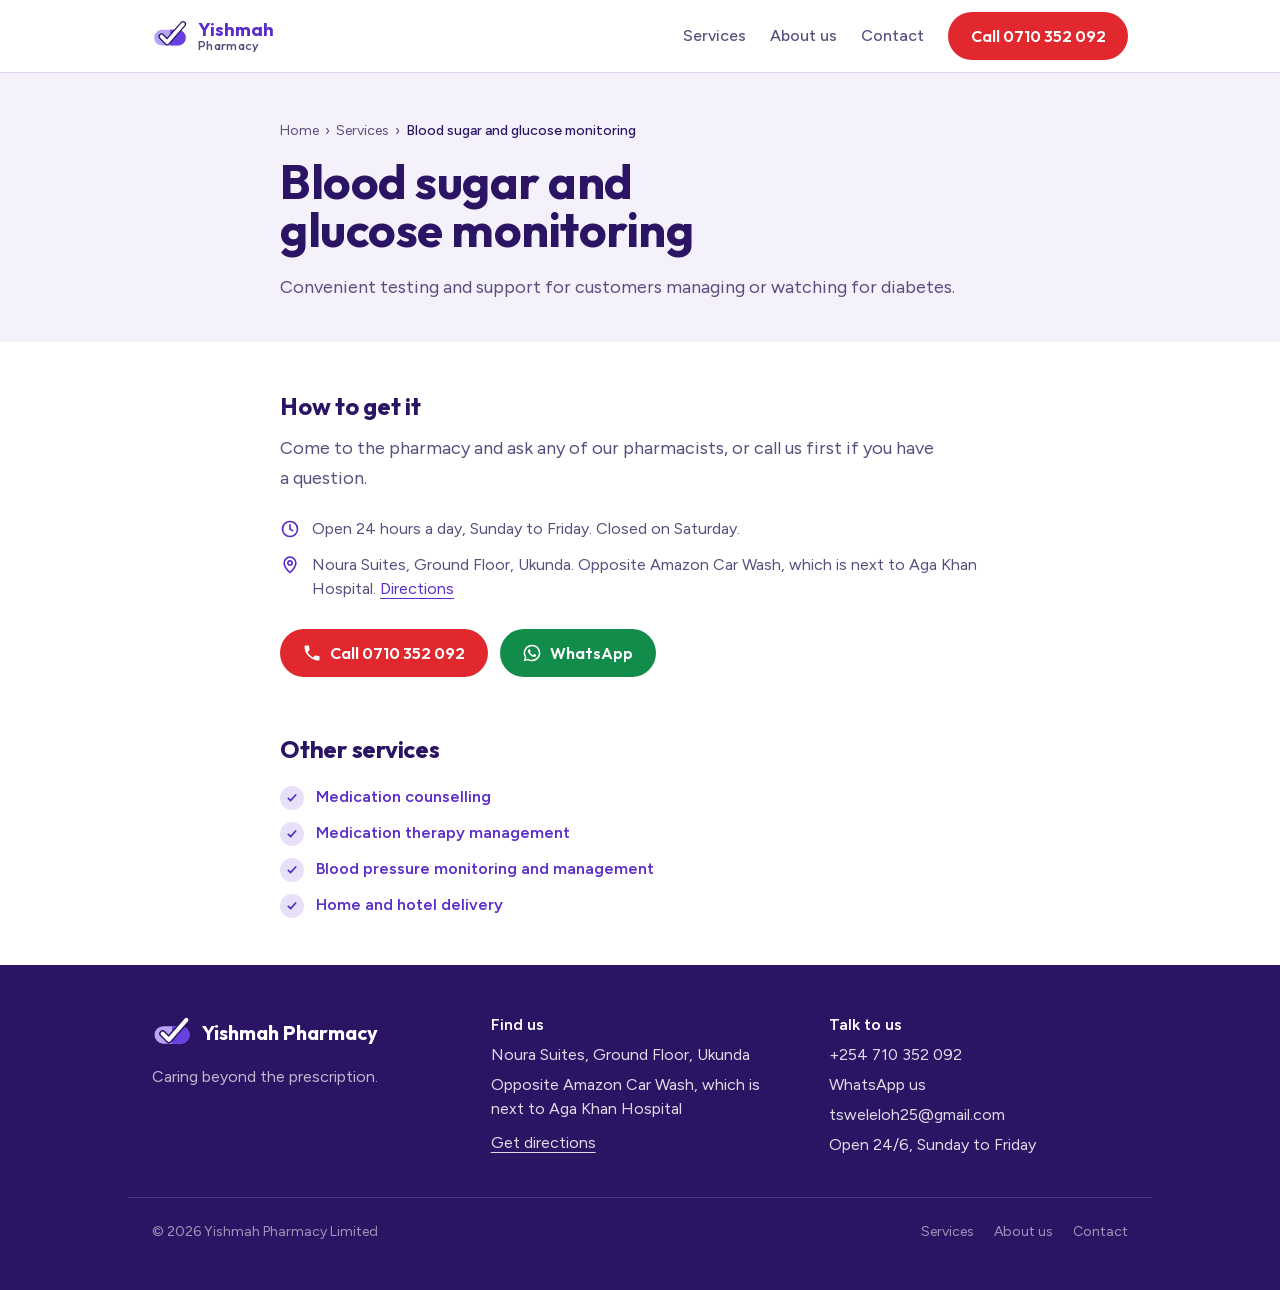
<file: services/blood-sugar.html>
<!DOCTYPE html><!--TCVGYAqau4sh4xi65t_Ki--><html lang="en" class="outfit_9ab5612d-module__DFgRqa__variable figtree_aaa2bd5c-module__5DnV1W__variable"><head><meta charSet="utf-8"/><meta name="viewport" content="width=device-width, initial-scale=1"/><link rel="preload" href="/_next/static/media/1b99372b3eaef0c8-s.p.758e15a8.woff2" as="font" crossorigin="" type="font/woff2"/><link rel="preload" href="/_next/static/media/f7aa21714c1c53f8-s.p.e3544bb0.woff2" as="font" crossorigin="" type="font/woff2"/><link rel="stylesheet" href="/_next/static/chunks/93983f1632f1b4a1.css" data-precedence="next"/><link rel="preload" as="script" fetchPriority="low" href="/_next/static/chunks/e1d679caba8aaa66.js"/><script src="/_next/static/chunks/4c8a73fa9a568984.js" async=""></script><script src="/_next/static/chunks/1c64b19886203277.js" async=""></script><script src="/_next/static/chunks/c44ba29902c6819e.js" async=""></script><script src="/_next/static/chunks/turbopack-27e2cf467ea67dbc.js" async=""></script><script src="/_next/static/chunks/1964454f34f3a7ab.js" async=""></script><script src="/_next/static/chunks/6c33792a57a66467.js" async=""></script><script src="/_next/static/chunks/beefb697acdd731a.js" async=""></script><meta name="next-size-adjust" content=""/><meta name="theme-color" content="#5B2EC9"/><title>Blood sugar test in Ukunda and Diani | Yishmah Pharmacy</title><meta name="description" content="Blood sugar and glucose testing at Yishmah Pharmacy, Ukunda, with support for people managing or watching for diabetes. Open 24 hours, Sunday to Friday."/><link rel="manifest" href="/manifest.json"/><link rel="canonical" href="https://yishmapharmacy.co.ke/services/blood-sugar"/><meta property="og:title" content="Blood sugar test in Ukunda and Diani | Yishmah Pharmacy"/><meta property="og:description" content="Blood sugar and glucose testing at Yishmah Pharmacy, Ukunda, with support for people managing or watching for diabetes. Open 24 hours, Sunday to Friday."/><meta property="og:url" content="https://yishmapharmacy.co.ke/services/blood-sugar"/><meta property="og:site_name" content="Yishmah Pharmacy"/><meta property="og:locale" content="en_KE"/><meta property="og:image" content="https://yishmapharmacy.co.ke/og/services-blood-sugar.png"/><meta property="og:image:secure_url" content="https://yishmapharmacy.co.ke/og/services-blood-sugar.png"/><meta property="og:image:type" content="image/png"/><meta property="og:image:width" content="1200"/><meta property="og:image:height" content="630"/><meta property="og:image:alt" content="Blood sugar and glucose testing"/><meta property="og:type" content="website"/><meta name="twitter:card" content="summary_large_image"/><meta name="twitter:title" content="Blood sugar test in Ukunda and Diani | Yishmah Pharmacy"/><meta name="twitter:description" content="Blood sugar and glucose testing at Yishmah Pharmacy, Ukunda, with support for people managing or watching for diabetes. Open 24 hours, Sunday to Friday."/><meta name="twitter:image" content="https://yishmapharmacy.co.ke/og/services-blood-sugar.png"/><meta name="twitter:image:secure_url" content="https://yishmapharmacy.co.ke/og/services-blood-sugar.png"/><meta name="twitter:image:type" content="image/png"/><meta name="twitter:image:width" content="1200"/><meta name="twitter:image:height" content="630"/><meta name="twitter:image:alt" content="Blood sugar and glucose testing"/><link rel="icon" href="/favicon.svg" type="image/svg+xml"/><link rel="icon" href="/favicon.png" type="image/png" sizes="32x32"/><link rel="apple-touch-icon" href="/apple-touch-icon.png"/><script src="/_next/static/chunks/a6dad97d9634a72d.js" noModule=""></script></head><body class="min-h-screen"><div hidden=""><!--$--><!--/$--></div><script type="application/ld+json">{"@context":"https://schema.org","@type":"Pharmacy","@id":"https://yishmapharmacy.co.ke/#pharmacy","name":"Yishmah Pharmacy Limited","alternateName":"Yishmah Pharmacy","slogan":"Caring beyond the prescription","description":"Community pharmacy on the ground floor of Noura Suites, Ukunda, opposite Amazon Car Wash, which is next to Aga Khan Hospital. Open 24 hours, Sunday to Friday, with home and hotel delivery across Ukunda and Diani.","url":"https://yishmapharmacy.co.ke","logo":"https://yishmapharmacy.co.ke/icon-512.png","image":"https://yishmapharmacy.co.ke/og-image.png","telephone":"+254710352092","email":"tsweleloh25@gmail.com","hasMap":"https://www.google.com/maps/dir/?api=1&destination=-4.2852462,39.5747758","geo":{"@type":"GeoCoordinates","latitude":-4.2852462,"longitude":39.5747758},"address":{"@type":"PostalAddress","streetAddress":"Noura Suites, Ground Floor, Opposite Amazon Car Wash, which is next to Aga Khan Hospital","addressLocality":"Ukunda","addressRegion":"Kwale County","addressCountry":"KE"},"areaServed":[{"@type":"Place","name":"Ukunda"},{"@type":"Place","name":"Diani"}],"openingHoursSpecification":[{"@type":"OpeningHoursSpecification","dayOfWeek":["Sunday","Monday","Tuesday","Wednesday","Thursday","Friday"],"opens":"00:00","closes":"23:59"}],"hasOfferCatalog":{"@type":"OfferCatalog","name":"Pharmacy services","itemListElement":[{"@type":"Offer","itemOffered":{"@type":"Service","name":"Medication counselling","url":"https://yishmapharmacy.co.ke/services/counselling"}},{"@type":"Offer","itemOffered":{"@type":"Service","name":"Medication therapy management","url":"https://yishmapharmacy.co.ke/services/therapy-management"}},{"@type":"Offer","itemOffered":{"@type":"Service","name":"Blood pressure monitoring and management","url":"https://yishmapharmacy.co.ke/services/blood-pressure"}},{"@type":"Offer","itemOffered":{"@type":"Service","name":"Blood sugar and glucose monitoring","url":"https://yishmapharmacy.co.ke/services/blood-sugar"}},{"@type":"Offer","itemOffered":{"@type":"Service","name":"Home and hotel delivery","url":"https://yishmapharmacy.co.ke/services/delivery"}}]}}</script><script type="application/ld+json">{"@context":"https://schema.org","@type":"WebSite","@id":"https://yishmapharmacy.co.ke/#website","url":"https://yishmapharmacy.co.ke","name":"Yishmah Pharmacy","inLanguage":"en-KE","publisher":{"@id":"https://yishmapharmacy.co.ke/#pharmacy"}}</script><header class="sticky top-0 z-30 border-b border-[var(--color-line)] bg-white/95 backdrop-blur"><div class="mx-auto flex max-w-5xl items-center justify-between gap-4 px-4 py-3 sm:px-6"><a class="flex items-center gap-2.5" aria-label="Yishmah Pharmacy home" href="/"><svg viewBox="0 0 64 64" class="h-9 w-9 shrink-0" aria-hidden="true"><rect x="4" y="21" width="56" height="28" rx="14" fill="#B7A4F6"></rect><path d="M32 21h14a14 14 0 0 1 0 28H32z" fill="#6A3FE0"></path><path d="M17 33l10 10L55 11" fill="none" stroke="#2A1463" stroke-width="11" stroke-linecap="round" stroke-linejoin="round"></path><path d="M17 33l10 10L55 11" fill="none" stroke="#FFFFFF" stroke-width="6.5" stroke-linecap="round" stroke-linejoin="round"></path></svg><span class="font-[family-name:var(--font-display)] text-lg font-bold leading-none text-[var(--color-violet)]">Yishmah<span class="block text-[0.8rem] font-medium tracking-wide text-[var(--color-ink-soft)]">Pharmacy</span></span></a><nav class="hidden items-center gap-6 md:flex" aria-label="Main"><a class="font-medium text-[var(--color-ink-soft)] hover:text-[var(--color-violet)]" href="/services">Services</a><a class="font-medium text-[var(--color-ink-soft)] hover:text-[var(--color-violet)]" href="/about">About us</a><a class="font-medium text-[var(--color-ink-soft)] hover:text-[var(--color-violet)]" href="/contact">Contact</a><a href="tel:+254710352092" class="btn btn-call">Call <!-- -->0710 352 092</a></nav><nav class="flex items-center gap-4 text-[0.95rem] md:hidden" aria-label="Main"><a class="font-medium text-[var(--color-ink-soft)]" href="/services">Services</a><a class="font-medium text-[var(--color-ink-soft)]" href="/about">About</a><a class="font-medium text-[var(--color-ink-soft)]" href="/contact">Contact</a></nav></div></header><main><script type="application/ld+json">{"@context":"https://schema.org","@type":"Service","name":"Blood sugar and glucose monitoring","description":"Convenient testing and support for customers managing or watching for diabetes.","url":"https://yishmapharmacy.co.ke/services/blood-sugar","provider":{"@id":"https://yishmapharmacy.co.ke/#pharmacy"},"areaServed":["Ukunda","Diani"]}</script><section class="bg-[var(--color-lavender)]"><div class="mx-auto max-w-3xl px-4 pb-10 pt-8 sm:px-6 md:pt-12"><nav aria-label="Breadcrumb" class="mb-4 text-sm text-[var(--color-ink-soft)]"><script type="application/ld+json">{"@context":"https://schema.org","@type":"BreadcrumbList","itemListElement":[{"@type":"ListItem","position":1,"name":"Home","item":"https://yishmapharmacy.co.ke/"},{"@type":"ListItem","position":2,"name":"Services","item":"https://yishmapharmacy.co.ke/services"},{"@type":"ListItem","position":3,"name":"Blood sugar and glucose monitoring","item":"https://yishmapharmacy.co.ke/services/blood-sugar"}]}</script><ol class="flex flex-wrap items-center gap-1.5"><li class="flex items-center gap-1.5"><a class="hover:text-[var(--color-violet)] hover:underline" href="/">Home</a></li><li class="flex items-center gap-1.5"><span aria-hidden="true">›</span><a class="hover:text-[var(--color-violet)] hover:underline" href="/services">Services</a></li><li class="flex items-center gap-1.5"><span aria-hidden="true">›</span><span aria-current="page" class="font-medium text-[var(--color-ink)]">Blood sugar and glucose monitoring</span></li></ol></nav><h1 class="text-4xl font-bold sm:text-5xl">Blood sugar and glucose monitoring</h1><p class="mt-5 text-lg leading-relaxed text-[var(--color-ink-soft)]">Convenient testing and support for customers managing or watching for diabetes.</p></div></section><section class="mx-auto max-w-3xl px-4 py-12 sm:px-6"><h2 class="text-2xl font-bold">How to get it</h2><p class="mt-3 text-lg leading-relaxed text-[var(--color-ink-soft)]">Come to the pharmacy and ask any of our pharmacists, or call us first if you have a question.</p><ul class="mt-6 space-y-3 text-[var(--color-ink-soft)]"><li class="flex gap-3"><svg viewBox="0 0 24 24" class="mt-0.5 h-5 w-5 shrink-0 text-[var(--color-violet)]" fill="none" stroke="currentColor" stroke-width="2" stroke-linecap="round" aria-hidden="true"><circle cx="12" cy="12" r="9"></circle><path d="M12 7v5l3 2"></path></svg>Open 24 hours a day, Sunday to Friday. Closed on Saturday.</li><li class="flex gap-3"><svg viewBox="0 0 24 24" class="mt-0.5 h-5 w-5 shrink-0 text-[var(--color-violet)]" fill="none" stroke="currentColor" stroke-width="2" stroke-linecap="round" stroke-linejoin="round" aria-hidden="true"><path d="M12 21s-7-6.2-7-11.5a7 7 0 0 1 14 0C19 14.8 12 21 12 21z"></path><circle cx="12" cy="9.5" r="2.5"></circle></svg><span>Noura Suites, Ground Floor<!-- -->, Ukunda. <!-- -->Opposite Amazon Car Wash, which is next to Aga Khan Hospital<!-- -->.<!-- --> <a href="https://www.google.com/maps/dir/?api=1&amp;destination=-4.2852462,39.5747758" class="text-[var(--color-violet)] underline underline-offset-4" target="_blank" rel="noopener">Directions</a></span></li></ul><div class="mt-7 flex flex-col gap-3 sm:flex-row"><a href="tel:+254710352092" class="btn btn-call"><svg viewBox="0 0 24 24" class="h-5 w-5 shrink-0" fill="currentColor" aria-hidden="true"><path d="M6.6 10.8a15.2 15.2 0 0 0 6.6 6.6l2.2-2.2a1 1 0 0 1 1-.25 11.4 11.4 0 0 0 3.6.57 1 1 0 0 1 1 1V20a1 1 0 0 1-1 1A17 17 0 0 1 3 4a1 1 0 0 1 1-1h3.5a1 1 0 0 1 1 1c0 1.25.2 2.45.57 3.57a1 1 0 0 1-.25 1z"></path></svg> Call <!-- -->0710 352 092</a><a href="https://wa.me/254710352092?text=Hello%20Yishmah%20Pharmacy%2C%20" class="btn bg-[var(--color-whatsapp)] text-white" target="_blank" rel="noopener"><svg viewBox="0 0 24 24" class="h-5 w-5 shrink-0" fill="currentColor" aria-hidden="true"><path d="M12 2a10 10 0 0 0-8.6 15.1L2 22l5-1.3A10 10 0 1 0 12 2zm0 18.2a8.2 8.2 0 0 1-4.2-1.15l-.3-.18-3 .78.8-2.9-.2-.3A8.2 8.2 0 1 1 12 20.2zm4.5-6.1c-.25-.12-1.46-.72-1.69-.8-.23-.08-.39-.12-.55.12-.17.25-.64.8-.78.97-.14.16-.29.18-.54.06a6.7 6.7 0 0 1-3.34-2.92c-.25-.43.25-.4.72-1.34.08-.16.04-.3-.02-.42l-.75-1.8c-.2-.48-.4-.41-.55-.42h-.47a.9.9 0 0 0-.65.3 2.73 2.73 0 0 0-.85 2.03 4.74 4.74 0 0 0 1 2.52 10.8 10.8 0 0 0 4.14 3.66c1.54.66 2.14.72 2.91.6.47-.07 1.46-.6 1.66-1.17.2-.58.2-1.07.14-1.17-.06-.1-.22-.16-.47-.28z"></path></svg> WhatsApp</a></div><h2 class="mt-14 text-2xl font-bold">Other services</h2><ul class="check-list mt-5 space-y-3"><li><a class="font-semibold text-[var(--color-violet)] hover:underline" href="/services/counselling">Medication counselling</a></li><li><a class="font-semibold text-[var(--color-violet)] hover:underline" href="/services/therapy-management">Medication therapy management</a></li><li><a class="font-semibold text-[var(--color-violet)] hover:underline" href="/services/blood-pressure">Blood pressure monitoring and management</a></li><li><a class="font-semibold text-[var(--color-violet)] hover:underline" href="/services/delivery">Home and hotel delivery</a></li></ul></section><!--$--><!--/$--></main><footer class="bg-[var(--color-ink)] pb-28 pt-12 text-white/85 md:pb-12"><div class="mx-auto grid max-w-5xl gap-10 px-4 sm:px-6 md:grid-cols-3"><div><div class="flex items-center gap-2.5"><svg viewBox="0 0 64 64" class="h-10 w-10" aria-hidden="true"><rect x="4" y="21" width="56" height="28" rx="14" fill="#B7A4F6"></rect><path d="M32 21h14a14 14 0 0 1 0 28H32z" fill="#6A3FE0"></path><path d="M17 33l10 10L55 11" fill="none" stroke="#2A1463" stroke-width="11" stroke-linecap="round" stroke-linejoin="round"></path><path d="M17 33l10 10L55 11" fill="none" stroke="#FFFFFF" stroke-width="6.5" stroke-linecap="round" stroke-linejoin="round"></path></svg><span class="font-[family-name:var(--font-display)] text-xl font-bold text-white">Yishmah Pharmacy</span></div><p class="mt-3 text-white/70">Caring beyond the prescription<!-- -->.</p></div><div class="space-y-1.5"><p class="font-semibold text-white">Find us</p><p>Noura Suites, Ground Floor<!-- -->, Ukunda</p><p>Opposite Amazon Car Wash, which is next to Aga Khan Hospital</p><a href="https://www.google.com/maps/dir/?api=1&amp;destination=-4.2852462,39.5747758" class="inline-block pt-1 underline underline-offset-4" target="_blank" rel="noopener">Get directions</a></div><div class="space-y-1.5"><p class="font-semibold text-white">Talk to us</p><p><a href="tel:+254710352092" class="underline-offset-4 hover:underline">+254 710 352 092</a></p><p><a href="https://wa.me/254710352092?text=Hello%20Yishmah%20Pharmacy%2C%20" class="underline-offset-4 hover:underline" target="_blank" rel="noopener">WhatsApp us</a></p><p><a href="mailto:tsweleloh25@gmail.com" class="break-all underline-offset-4 hover:underline">tsweleloh25@gmail.com</a></p><p>Open 24/6, Sunday to Friday</p></div></div><div class="mx-auto mt-10 flex max-w-5xl flex-wrap items-center justify-between gap-4 border-t border-white/15 px-4 pt-6 text-sm text-white/55 sm:px-6"><p>© <!-- -->2026<!-- --> <!-- -->Yishmah Pharmacy Limited</p><nav class="flex gap-5" aria-label="Footer"><a class="hover:text-white" href="/services">Services</a><a class="hover:text-white" href="/about">About us</a><a class="hover:text-white" href="/contact">Contact</a></nav></div></footer><div class="fixed inset-x-0 bottom-0 z-40 border-t border-[var(--color-line)] bg-white/95 px-3 pb-[max(0.6rem,env(safe-area-inset-bottom))] pt-2.5 backdrop-blur md:hidden"><div class="grid grid-cols-2 gap-2.5"><a href="tel:+254710352092" class="btn btn-call w-full"><svg viewBox="0 0 24 24" class="h-5 w-5 shrink-0" fill="currentColor" aria-hidden="true"><path d="M6.6 10.8a15.2 15.2 0 0 0 6.6 6.6l2.2-2.2a1 1 0 0 1 1-.25 11.4 11.4 0 0 0 3.6.57 1 1 0 0 1 1 1V20a1 1 0 0 1-1 1A17 17 0 0 1 3 4a1 1 0 0 1 1-1h3.5a1 1 0 0 1 1 1c0 1.25.2 2.45.57 3.57a1 1 0 0 1-.25 1z"></path></svg> Call</a><a href="https://wa.me/254710352092?text=Hello%20Yishmah%20Pharmacy%2C%20" class="btn w-full bg-[var(--color-whatsapp)] text-white" target="_blank" rel="noopener"><svg viewBox="0 0 24 24" class="h-5 w-5 shrink-0" fill="currentColor" aria-hidden="true"><path d="M12 2a10 10 0 0 0-8.6 15.1L2 22l5-1.3A10 10 0 1 0 12 2zm0 18.2a8.2 8.2 0 0 1-4.2-1.15l-.3-.18-3 .78.8-2.9-.2-.3A8.2 8.2 0 1 1 12 20.2zm4.5-6.1c-.25-.12-1.46-.72-1.69-.8-.23-.08-.39-.12-.55.12-.17.25-.64.8-.78.97-.14.16-.29.18-.54.06a6.7 6.7 0 0 1-3.34-2.92c-.25-.43.25-.4.72-1.34.08-.16.04-.3-.02-.42l-.75-1.8c-.2-.48-.4-.41-.55-.42h-.47a.9.9 0 0 0-.65.3 2.73 2.73 0 0 0-.85 2.03 4.74 4.74 0 0 0 1 2.52 10.8 10.8 0 0 0 4.14 3.66c1.54.66 2.14.72 2.91.6.47-.07 1.46-.6 1.66-1.17.2-.58.2-1.07.14-1.17-.06-.1-.22-.16-.47-.28z"></path></svg> WhatsApp</a></div></div><script src="/_next/static/chunks/e1d679caba8aaa66.js" id="_R_" async=""></script><script>(self.__next_f=self.__next_f||[]).push([0])</script><script>self.__next_f.push([1,"1:\"$Sreact.fragment\"\n3:I[74426,[\"/_next/static/chunks/1964454f34f3a7ab.js\"],\"\"]\nf:I[60374,[\"/_next/static/chunks/6c33792a57a66467.js\",\"/_next/static/chunks/beefb697acdd731a.js\"],\"default\"]\n:HL[\"/_next/static/chunks/93983f1632f1b4a1.css\",\"style\"]\n:HL[\"/_next/static/media/1b99372b3eaef0c8-s.p.758e15a8.woff2\",\"font\",{\"crossOrigin\":\"\",\"type\":\"font/woff2\"}]\n:HL[\"/_next/static/media/f7aa21714c1c53f8-s.p.e3544bb0.woff2\",\"font\",{\"crossOrigin\":\"\",\"type\":\"font/woff2\"}]\n2:T84e,"])</script><script>self.__next_f.push([1,"{\"@context\":\"https://schema.org\",\"@type\":\"Pharmacy\",\"@id\":\"https://yishmapharmacy.co.ke/#pharmacy\",\"name\":\"Yishmah Pharmacy Limited\",\"alternateName\":\"Yishmah Pharmacy\",\"slogan\":\"Caring beyond the prescription\",\"description\":\"Community pharmacy on the ground floor of Noura Suites, Ukunda, opposite Amazon Car Wash, which is next to Aga Khan Hospital. Open 24 hours, Sunday to Friday, with home and hotel delivery across Ukunda and Diani.\",\"url\":\"https://yishmapharmacy.co.ke\",\"logo\":\"https://yishmapharmacy.co.ke/icon-512.png\",\"image\":\"https://yishmapharmacy.co.ke/og-image.png\",\"telephone\":\"+254710352092\",\"email\":\"tsweleloh25@gmail.com\",\"hasMap\":\"https://www.google.com/maps/dir/?api=1\u0026destination=-4.2852462,39.5747758\",\"geo\":{\"@type\":\"GeoCoordinates\",\"latitude\":-4.2852462,\"longitude\":39.5747758},\"address\":{\"@type\":\"PostalAddress\",\"streetAddress\":\"Noura Suites, Ground Floor, Opposite Amazon Car Wash, which is next to Aga Khan Hospital\",\"addressLocality\":\"Ukunda\",\"addressRegion\":\"Kwale County\",\"addressCountry\":\"KE\"},\"areaServed\":[{\"@type\":\"Place\",\"name\":\"Ukunda\"},{\"@type\":\"Place\",\"name\":\"Diani\"}],\"openingHoursSpecification\":[{\"@type\":\"OpeningHoursSpecification\",\"dayOfWeek\":[\"Sunday\",\"Monday\",\"Tuesday\",\"Wednesday\",\"Thursday\",\"Friday\"],\"opens\":\"00:00\",\"closes\":\"23:59\"}],\"hasOfferCatalog\":{\"@type\":\"OfferCatalog\",\"name\":\"Pharmacy services\",\"itemListElement\":[{\"@type\":\"Offer\",\"itemOffered\":{\"@type\":\"Service\",\"name\":\"Medication counselling\",\"url\":\"https://yishmapharmacy.co.ke/services/counselling\"}},{\"@type\":\"Offer\",\"itemOffered\":{\"@type\":\"Service\",\"name\":\"Medication therapy management\",\"url\":\"https://yishmapharmacy.co.ke/services/therapy-management\"}},{\"@type\":\"Offer\",\"itemOffered\":{\"@type\":\"Service\",\"name\":\"Blood pressure monitoring and management\",\"url\":\"https://yishmapharmacy.co.ke/services/blood-pressure\"}},{\"@type\":\"Offer\",\"itemOffered\":{\"@type\":\"Service\",\"name\":\"Blood sugar and glucose monitoring\",\"url\":\"https://yishmapharmacy.co.ke/services/blood-sugar\"}},{\"@type\":\"Offer\",\"itemOffered\":{\"@type\":\"Service\",\"name\":\"Home and hotel delivery\",\"url\":\"https://yishmapharmacy.co.ke/services/delivery\"}}]}}"])</script><script>self.__next_f.push([1,"0:{\"P\":null,\"b\":\"TCVGYAqau4sh4xi65t_Ki\",\"c\":[\"\",\"services\",\"blood-sugar\"],\"q\":\"\",\"i\":false,\"f\":[[[\"\",{\"children\":[\"services\",{\"children\":[[\"id\",\"blood-sugar\",\"d\"],{\"children\":[\"__PAGE__\",{}]}]}]},\"$undefined\",\"$undefined\",true],[[\"$\",\"$1\",\"c\",{\"children\":[[[\"$\",\"link\",\"0\",{\"rel\":\"stylesheet\",\"href\":\"/_next/static/chunks/93983f1632f1b4a1.css\",\"precedence\":\"next\",\"crossOrigin\":\"$undefined\",\"nonce\":\"$undefined\"}],[\"$\",\"script\",\"script-0\",{\"src\":\"/_next/static/chunks/1964454f34f3a7ab.js\",\"async\":true,\"nonce\":\"$undefined\"}]],[\"$\",\"html\",null,{\"lang\":\"en\",\"className\":\"outfit_9ab5612d-module__DFgRqa__variable figtree_aaa2bd5c-module__5DnV1W__variable\",\"children\":[\"$\",\"body\",null,{\"className\":\"min-h-screen\",\"children\":[[\"$\",\"script\",null,{\"type\":\"application/ld+json\",\"dangerouslySetInnerHTML\":{\"__html\":\"$2\"}}],[\"$\",\"script\",null,{\"type\":\"application/ld+json\",\"dangerouslySetInnerHTML\":{\"__html\":\"{\\\"@context\\\":\\\"https://schema.org\\\",\\\"@type\\\":\\\"WebSite\\\",\\\"@id\\\":\\\"https://yishmapharmacy.co.ke/#website\\\",\\\"url\\\":\\\"https://yishmapharmacy.co.ke\\\",\\\"name\\\":\\\"Yishmah Pharmacy\\\",\\\"inLanguage\\\":\\\"en-KE\\\",\\\"publisher\\\":{\\\"@id\\\":\\\"https://yishmapharmacy.co.ke/#pharmacy\\\"}}\"}}],[\"$\",\"header\",null,{\"className\":\"sticky top-0 z-30 border-b border-[var(--color-line)] bg-white/95 backdrop-blur\",\"children\":[\"$\",\"div\",null,{\"className\":\"mx-auto flex max-w-5xl items-center justify-between gap-4 px-4 py-3 sm:px-6\",\"children\":[[\"$\",\"$L3\",null,{\"href\":\"/\",\"className\":\"flex items-center gap-2.5\",\"aria-label\":\"Yishmah Pharmacy home\",\"children\":[\"$L4\",\"$L5\"]}],\"$L6\",\"$L7\"]}]}],\"$L8\",\"$L9\",\"$La\"]}]}]]}],{\"children\":[\"$Lb\",{\"children\":[\"$Lc\",{\"children\":[\"$Ld\",{},null,false,false]},null,false,false]},null,false,false]},null,false,false],\"$Le\",false]],\"m\":\"$undefined\",\"G\":[\"$f\",[]],\"S\":true}\n"])</script><script>self.__next_f.push([1,"10:I[92322,[\"/_next/static/chunks/6c33792a57a66467.js\",\"/_next/static/chunks/beefb697acdd731a.js\"],\"default\"]\n11:I[81409,[\"/_next/static/chunks/6c33792a57a66467.js\",\"/_next/static/chunks/beefb697acdd731a.js\"],\"default\"]\n13:I[19091,[\"/_next/static/chunks/6c33792a57a66467.js\",\"/_next/static/chunks/beefb697acdd731a.js\"],\"OutletBoundary\"]\n14:\"$Sreact.suspense\"\n16:I[19091,[\"/_next/static/chunks/6c33792a57a66467.js\",\"/_next/static/chunks/beefb697acdd731a.js\"],\"ViewportBoundary\"]\n18:I[19091,[\"/_next/static/chunks/6c33792a57a66467.js\",\"/_next/static/chunks/beefb697acdd731a.js\"],\"MetadataBoundary\"]\n4:[\"$\",\"svg\",null,{\"viewBox\":\"0 0 64 64\",\"className\":\"h-9 w-9 shrink-0\",\"aria-hidden\":\"true\",\"children\":[[\"$\",\"rect\",null,{\"x\":\"4\",\"y\":\"21\",\"width\":\"56\",\"height\":\"28\",\"rx\":\"14\",\"fill\":\"#B7A4F6\"}],[\"$\",\"path\",null,{\"d\":\"M32 21h14a14 14 0 0 1 0 28H32z\",\"fill\":\"#6A3FE0\"}],[\"$\",\"path\",null,{\"d\":\"M17 33l10 10L55 11\",\"fill\":\"none\",\"stroke\":\"#2A1463\",\"strokeWidth\":\"11\",\"strokeLinecap\":\"round\",\"strokeLinejoin\":\"round\"}],[\"$\",\"path\",null,{\"d\":\"M17 33l10 10L55 11\",\"fill\":\"none\",\"stroke\":\"#FFFFFF\",\"strokeWidth\":\"6.5\",\"strokeLinecap\":\"round\",\"strokeLinejoin\":\"round\"}]]}]\n5:[\"$\",\"span\",null,{\"className\":\"font-[family-name:var(--font-display)] text-lg font-bold leading-none text-[var(--color-violet)]\",\"children\":[\"Yishmah\",[\"$\",\"span\",null,{\"className\":\"block text-[0.8rem] font-medium tracking-wide text-[var(--color-ink-soft)]\",\"children\":\"Pharmacy\"}]]}]\n6:[\"$\",\"nav\",null,{\"className\":\"hidden items-center gap-6 md:flex\",\"aria-label\":\"Main\",\"children\":[[[\"$\",\"$L3\",\"/services\",{\"href\":\"/services\",\"className\":\"font-medium text-[var(--color-ink-soft)] hover:text-[var(--color-violet)]\",\"children\":\"Services\"}],[\"$\",\"$L3\",\"/about\",{\"href\":\"/about\",\"className\":\"font-medium text-[var(--color-ink-soft)] hover:text-[var(--color-violet)]\",\"children\":\"About us\"}],[\"$\",\"$L3\",\"/contact\",{\"href\":\"/contact\",\"className\":\"font-medium text-[var(--color-ink-soft)] hover:text-[var(--color-violet)]\",\"children\":\"Contact\"}]],[\"$\",\"a\",null,{\"href\":\"tel:+254710352092\",\"className\":\"btn btn-call\",\"children\":[\"Call \",\"0710 352 092\"]}]]}]\n7:[\"$\",\"nav\",null,{\"className\":\"flex items-center gap-4 text-[0.95rem] md:hidden\",\"aria-label\":\"Main\",\"children\":[[\"$\",\"$L3\",\"/services\",{\"href\":\"/services\",\"className\":\"font-medium text-[var(--color-ink-soft)]\",\"children\":\"Services\"}],[\"$\",\"$L3\",\"/about\",{\"href\":\"/about\",\"className\":\"font-medium text-[var(--color-ink-soft)]\",\"children\":\"About\"}],[\"$\",\"$L3\",\"/contact\",{\"href\":\"/contact\",\"className\":\"font-medium text-[var(--color-ink-soft)]\",\"children\":\"Contact\"}]]}]\n8:[\"$\",\"main\",null,{\"children\":[\"$\",\"$L10\",null,{\"parallelRouterKey\":\"children\",\"error\":\"$undefined\",\"errorStyles\":\"$undefined\",\"errorScripts\":\"$undefined\",\"template\":[\"$\",\"$L11\",null,{}],\"templateStyles\":\"$undefined\",\"templateScripts\":\"$undefined\",\"notFound\":[[\"$\",\"section\",null,{\"className\":\"mx-auto max-w-2xl px-4 py-24 text-center sm:px-6\",\"children\":[[\"$\",\"h1\",null,{\"className\":\"text-4xl font-bold\",\"children\":\"We couldn't find that page\"}],[\"$\",\"p\",null,{\"className\":\"mt-4 text-lg text-[var(--color-ink-soft)]\",\"children\":[\"Go back to the home page, or call us on \",\"0710 352 092\",\".\"]}],[\"$\",\"div\",null,{\"className\":\"mt-8 flex flex-col justify-center gap-3 sm:flex-row\",\"children\":[[\"$\",\"$L3\",null,{\"href\":\"/\",\"className\":\"btn btn-primary\",\"children\":\"Home page\"}],[\"$\",\"a\",null,{\"href\":\"tel:+254710352092\",\"className\":\"btn btn-call\",\"children\":[\"Call \",\"0710 352 092\"]}]]}]]}],[]],\"forbidden\":\"$undefined\",\"unauthorized\":\"$undefined\"}]}]\n"])</script><script>self.__next_f.push([1,"9:[\"$\",\"footer\",null,{\"className\":\"bg-[var(--color-ink)] pb-28 pt-12 text-white/85 md:pb-12\",\"children\":[[\"$\",\"div\",null,{\"className\":\"mx-auto grid max-w-5xl gap-10 px-4 sm:px-6 md:grid-cols-3\",\"children\":[[\"$\",\"div\",null,{\"children\":[[\"$\",\"div\",null,{\"className\":\"flex items-center gap-2.5\",\"children\":[[\"$\",\"svg\",null,{\"viewBox\":\"0 0 64 64\",\"className\":\"h-10 w-10\",\"aria-hidden\":\"true\",\"children\":[[\"$\",\"rect\",null,{\"x\":\"4\",\"y\":\"21\",\"width\":\"56\",\"height\":\"28\",\"rx\":\"14\",\"fill\":\"#B7A4F6\"}],[\"$\",\"path\",null,{\"d\":\"M32 21h14a14 14 0 0 1 0 28H32z\",\"fill\":\"#6A3FE0\"}],[\"$\",\"path\",null,{\"d\":\"M17 33l10 10L55 11\",\"fill\":\"none\",\"stroke\":\"#2A1463\",\"strokeWidth\":\"11\",\"strokeLinecap\":\"round\",\"strokeLinejoin\":\"round\"}],[\"$\",\"path\",null,{\"d\":\"M17 33l10 10L55 11\",\"fill\":\"none\",\"stroke\":\"#FFFFFF\",\"strokeWidth\":\"6.5\",\"strokeLinecap\":\"round\",\"strokeLinejoin\":\"round\"}]]}],[\"$\",\"span\",null,{\"className\":\"font-[family-name:var(--font-display)] text-xl font-bold text-white\",\"children\":\"Yishmah Pharmacy\"}]]}],[\"$\",\"p\",null,{\"className\":\"mt-3 text-white/70\",\"children\":[\"Caring beyond the prescription\",\".\"]}]]}],[\"$\",\"div\",null,{\"className\":\"space-y-1.5\",\"children\":[[\"$\",\"p\",null,{\"className\":\"font-semibold text-white\",\"children\":\"Find us\"}],[\"$\",\"p\",null,{\"children\":[\"Noura Suites, Ground Floor\",\", Ukunda\"]}],[\"$\",\"p\",null,{\"children\":\"Opposite Amazon Car Wash, which is next to Aga Khan Hospital\"}],[\"$\",\"a\",null,{\"href\":\"https://www.google.com/maps/dir/?api=1\u0026destination=-4.2852462,39.5747758\",\"className\":\"inline-block pt-1 underline underline-offset-4\",\"target\":\"_blank\",\"rel\":\"noopener\",\"children\":\"Get directions\"}]]}],[\"$\",\"div\",null,{\"className\":\"space-y-1.5\",\"children\":[[\"$\",\"p\",null,{\"className\":\"font-semibold text-white\",\"children\":\"Talk to us\"}],[\"$\",\"p\",null,{\"children\":[\"$\",\"a\",null,{\"href\":\"tel:+254710352092\",\"className\":\"underline-offset-4 hover:underline\",\"children\":\"+254 710 352 092\"}]}],[\"$\",\"p\",null,{\"children\":[\"$\",\"a\",null,{\"href\":\"https://wa.me/254710352092?text=Hello%20Yishmah%20Pharmacy%2C%20\",\"className\":\"underline-offset-4 hover:underline\",\"target\":\"_blank\",\"rel\":\"noopener\",\"children\":\"WhatsApp us\"}]}],[\"$\",\"p\",null,{\"children\":[\"$\",\"a\",null,{\"href\":\"mailto:tsweleloh25@gmail.com\",\"className\":\"break-all underline-offset-4 hover:underline\",\"children\":\"tsweleloh25@gmail.com\"}]}],[\"$\",\"p\",null,{\"children\":\"Open 24/6, Sunday to Friday\"}]]}]]}],[\"$\",\"div\",null,{\"className\":\"mx-auto mt-10 flex max-w-5xl flex-wrap items-center justify-between gap-4 border-t border-white/15 px-4 pt-6 text-sm text-white/55 sm:px-6\",\"children\":[[\"$\",\"p\",null,{\"children\":[\"© \",2026,\" \",\"Yishmah Pharmacy Limited\"]}],[\"$\",\"nav\",null,{\"className\":\"flex gap-5\",\"aria-label\":\"Footer\",\"children\":[[\"$\",\"$L3\",\"/services\",{\"href\":\"/services\",\"className\":\"hover:text-white\",\"children\":\"Services\"}],[\"$\",\"$L3\",\"/about\",{\"href\":\"/about\",\"className\":\"hover:text-white\",\"children\":\"About us\"}],[\"$\",\"$L3\",\"/contact\",{\"href\":\"/contact\",\"className\":\"hover:text-white\",\"children\":\"Contact\"}]]}]]}]]}]\n"])</script><script>self.__next_f.push([1,"a:[\"$\",\"div\",null,{\"className\":\"fixed inset-x-0 bottom-0 z-40 border-t border-[var(--color-line)] bg-white/95 px-3 pb-[max(0.6rem,env(safe-area-inset-bottom))] pt-2.5 backdrop-blur md:hidden\",\"children\":[\"$\",\"div\",null,{\"className\":\"grid grid-cols-2 gap-2.5\",\"children\":[[\"$\",\"a\",null,{\"href\":\"tel:+254710352092\",\"className\":\"btn btn-call w-full\",\"children\":[[\"$\",\"svg\",null,{\"viewBox\":\"0 0 24 24\",\"className\":\"h-5 w-5 shrink-0\",\"fill\":\"currentColor\",\"aria-hidden\":\"true\",\"children\":[\"$\",\"path\",null,{\"d\":\"M6.6 10.8a15.2 15.2 0 0 0 6.6 6.6l2.2-2.2a1 1 0 0 1 1-.25 11.4 11.4 0 0 0 3.6.57 1 1 0 0 1 1 1V20a1 1 0 0 1-1 1A17 17 0 0 1 3 4a1 1 0 0 1 1-1h3.5a1 1 0 0 1 1 1c0 1.25.2 2.45.57 3.57a1 1 0 0 1-.25 1z\"}]}],\" Call\"]}],[\"$\",\"a\",null,{\"href\":\"https://wa.me/254710352092?text=Hello%20Yishmah%20Pharmacy%2C%20\",\"className\":\"btn w-full bg-[var(--color-whatsapp)] text-white\",\"target\":\"_blank\",\"rel\":\"noopener\",\"children\":[[\"$\",\"svg\",null,{\"viewBox\":\"0 0 24 24\",\"className\":\"h-5 w-5 shrink-0\",\"fill\":\"currentColor\",\"aria-hidden\":\"true\",\"children\":[\"$\",\"path\",null,{\"d\":\"M12 2a10 10 0 0 0-8.6 15.1L2 22l5-1.3A10 10 0 1 0 12 2zm0 18.2a8.2 8.2 0 0 1-4.2-1.15l-.3-.18-3 .78.8-2.9-.2-.3A8.2 8.2 0 1 1 12 20.2zm4.5-6.1c-.25-.12-1.46-.72-1.69-.8-.23-.08-.39-.12-.55.12-.17.25-.64.8-.78.97-.14.16-.29.18-.54.06a6.7 6.7 0 0 1-3.34-2.92c-.25-.43.25-.4.72-1.34.08-.16.04-.3-.02-.42l-.75-1.8c-.2-.48-.4-.41-.55-.42h-.47a.9.9 0 0 0-.65.3 2.73 2.73 0 0 0-.85 2.03 4.74 4.74 0 0 0 1 2.52 10.8 10.8 0 0 0 4.14 3.66c1.54.66 2.14.72 2.91.6.47-.07 1.46-.6 1.66-1.17.2-.58.2-1.07.14-1.17-.06-.1-.22-.16-.47-.28z\"}]}],\" WhatsApp\"]}]]}]}]\n"])</script><script>self.__next_f.push([1,"b:[\"$\",\"$1\",\"c\",{\"children\":[null,[\"$\",\"$L10\",null,{\"parallelRouterKey\":\"children\",\"error\":\"$undefined\",\"errorStyles\":\"$undefined\",\"errorScripts\":\"$undefined\",\"template\":[\"$\",\"$L11\",null,{}],\"templateStyles\":\"$undefined\",\"templateScripts\":\"$undefined\",\"notFound\":\"$undefined\",\"forbidden\":\"$undefined\",\"unauthorized\":\"$undefined\"}]]}]\nc:[\"$\",\"$1\",\"c\",{\"children\":[null,[\"$\",\"$L10\",null,{\"parallelRouterKey\":\"children\",\"error\":\"$undefined\",\"errorStyles\":\"$undefined\",\"errorScripts\":\"$undefined\",\"template\":[\"$\",\"$L11\",null,{}],\"templateStyles\":\"$undefined\",\"templateScripts\":\"$undefined\",\"notFound\":\"$undefined\",\"forbidden\":\"$undefined\",\"unauthorized\":\"$undefined\"}]]}]\nd:[\"$\",\"$1\",\"c\",{\"children\":[\"$L12\",null,[\"$\",\"$L13\",null,{\"children\":[\"$\",\"$14\",null,{\"name\":\"Next.MetadataOutlet\",\"children\":\"$@15\"}]}]]}]\ne:[\"$\",\"$1\",\"h\",{\"children\":[null,[\"$\",\"$L16\",null,{\"children\":\"$@17\"}],[\"$\",\"div\",null,{\"hidden\":true,\"children\":[\"$\",\"$L18\",null,{\"children\":[\"$\",\"$14\",null,{\"name\":\"Next.Metadata\",\"children\":\"$@19\"}]}]}],[\"$\",\"meta\",null,{\"name\":\"next-size-adjust\",\"content\":\"\"}]]}]\n"])</script><script>self.__next_f.push([1,"12:[[\"$\",\"script\",null,{\"type\":\"application/ld+json\",\"dangerouslySetInnerHTML\":{\"__html\":\"{\\\"@context\\\":\\\"https://schema.org\\\",\\\"@type\\\":\\\"Service\\\",\\\"name\\\":\\\"Blood sugar and glucose monitoring\\\",\\\"description\\\":\\\"Convenient testing and support for customers managing or watching for diabetes.\\\",\\\"url\\\":\\\"https://yishmapharmacy.co.ke/services/blood-sugar\\\",\\\"provider\\\":{\\\"@id\\\":\\\"https://yishmapharmacy.co.ke/#pharmacy\\\"},\\\"areaServed\\\":[\\\"Ukunda\\\",\\\"Diani\\\"]}\"}}],[\"$\",\"section\",null,{\"className\":\"bg-[var(--color-lavender)]\",\"children\":[\"$\",\"div\",null,{\"className\":\"mx-auto max-w-3xl px-4 pb-10 pt-8 sm:px-6 md:pt-12\",\"children\":[[\"$\",\"nav\",null,{\"aria-label\":\"Breadcrumb\",\"className\":\"mb-4 text-sm text-[var(--color-ink-soft)]\",\"children\":[[\"$\",\"script\",null,{\"type\":\"application/ld+json\",\"dangerouslySetInnerHTML\":{\"__html\":\"{\\\"@context\\\":\\\"https://schema.org\\\",\\\"@type\\\":\\\"BreadcrumbList\\\",\\\"itemListElement\\\":[{\\\"@type\\\":\\\"ListItem\\\",\\\"position\\\":1,\\\"name\\\":\\\"Home\\\",\\\"item\\\":\\\"https://yishmapharmacy.co.ke/\\\"},{\\\"@type\\\":\\\"ListItem\\\",\\\"position\\\":2,\\\"name\\\":\\\"Services\\\",\\\"item\\\":\\\"https://yishmapharmacy.co.ke/services\\\"},{\\\"@type\\\":\\\"ListItem\\\",\\\"position\\\":3,\\\"name\\\":\\\"Blood sugar and glucose monitoring\\\",\\\"item\\\":\\\"https://yishmapharmacy.co.ke/services/blood-sugar\\\"}]}\"}}],[\"$\",\"ol\",null,{\"className\":\"flex flex-wrap items-center gap-1.5\",\"children\":[[\"$\",\"li\",\"/\",{\"className\":\"flex items-center gap-1.5\",\"children\":[false,[\"$\",\"$L3\",null,{\"href\":\"/\",\"className\":\"hover:text-[var(--color-violet)] hover:underline\",\"children\":\"Home\"}]]}],[\"$\",\"li\",\"/services\",{\"className\":\"flex items-center gap-1.5\",\"children\":[[\"$\",\"span\",null,{\"aria-hidden\":\"true\",\"children\":\"›\"}],[\"$\",\"$L3\",null,{\"href\":\"/services\",\"className\":\"hover:text-[var(--color-violet)] hover:underline\",\"children\":\"Services\"}]]}],[\"$\",\"li\",\"/services/blood-sugar\",{\"className\":\"flex items-center gap-1.5\",\"children\":[[\"$\",\"span\",null,{\"aria-hidden\":\"true\",\"children\":\"›\"}],[\"$\",\"span\",null,{\"aria-current\":\"page\",\"className\":\"font-medium text-[var(--color-ink)]\",\"children\":\"Blood sugar and glucose monitoring\"}]]}]]}]]}],[\"$\",\"h1\",null,{\"className\":\"text-4xl font-bold sm:text-5xl\",\"children\":\"Blood sugar and glucose monitoring\"}],[\"$\",\"p\",null,{\"className\":\"mt-5 text-lg leading-relaxed text-[var(--color-ink-soft)]\",\"children\":\"Convenient testing and support for customers managing or watching for diabetes.\"}]]}]}],[\"$\",\"section\",null,{\"className\":\"mx-auto max-w-3xl px-4 py-12 sm:px-6\",\"children\":[[\"$\",\"h2\",null,{\"className\":\"text-2xl font-bold\",\"children\":\"How to get it\"}],[\"$\",\"p\",null,{\"className\":\"mt-3 text-lg leading-relaxed text-[var(--color-ink-soft)]\",\"children\":\"Come to the pharmacy and ask any of our pharmacists, or call us first if you have a question.\"}],[\"$\",\"ul\",null,{\"className\":\"mt-6 space-y-3 text-[var(--color-ink-soft)]\",\"children\":[[\"$\",\"li\",null,{\"className\":\"flex gap-3\",\"children\":[[\"$\",\"svg\",null,{\"viewBox\":\"0 0 24 24\",\"className\":\"mt-0.5 h-5 w-5 shrink-0 text-[var(--color-violet)]\",\"fill\":\"none\",\"stroke\":\"currentColor\",\"strokeWidth\":\"2\",\"strokeLinecap\":\"round\",\"aria-hidden\":\"true\",\"children\":[[\"$\",\"circle\",null,{\"cx\":\"12\",\"cy\":\"12\",\"r\":\"9\"}],[\"$\",\"path\",null,{\"d\":\"M12 7v5l3 2\"}]]}],\"Open 24 hours a day, Sunday to Friday. Closed on Saturday.\"]}],[\"$\",\"li\",null,{\"className\":\"flex gap-3\",\"children\":[[\"$\",\"svg\",null,{\"viewBox\":\"0 0 24 24\",\"className\":\"mt-0.5 h-5 w-5 shrink-0 text-[var(--color-violet)]\",\"fill\":\"none\",\"stroke\":\"currentColor\",\"strokeWidth\":\"2\",\"strokeLinecap\":\"round\",\"strokeLinejoin\":\"round\",\"aria-hidden\":\"true\",\"children\":[[\"$\",\"path\",null,{\"d\":\"M12 21s-7-6.2-7-11.5a7 7 0 0 1 14 0C19 14.8 12 21 12 21z\"}],[\"$\",\"circle\",null,{\"cx\":\"12\",\"cy\":\"9.5\",\"r\":\"2.5\"}]]}],[\"$\",\"span\",null,{\"children\":[\"Noura Suites, Ground Floor\",\", Ukunda. \",\"Opposite Amazon Car Wash, which is next to Aga Khan Hospital\",\".\",\" \",[\"$\",\"a\",null,{\"href\":\"https://www.google.com/maps/dir/?api=1\u0026destination=-4.2852462,39.5747758\",\"className\":\"text-[var(--color-violet)] underline underline-offset-4\",\"target\":\"_blank\",\"rel\":\"noopener\",\"children\":\"Directions\"}]]}]]}]]}],[\"$\",\"div\",null,{\"className\":\"mt-7 flex flex-col gap-3 sm:flex-row\",\"children\":[\"$L1a\",\"$L1b\"]}],\"$L1c\",\"$L1d\"]}]]\n"])</script><script>self.__next_f.push([1,"1a:[\"$\",\"a\",null,{\"href\":\"tel:+254710352092\",\"className\":\"btn btn-call\",\"children\":[[\"$\",\"svg\",null,{\"viewBox\":\"0 0 24 24\",\"className\":\"h-5 w-5 shrink-0\",\"fill\":\"currentColor\",\"aria-hidden\":\"true\",\"children\":[\"$\",\"path\",null,{\"d\":\"M6.6 10.8a15.2 15.2 0 0 0 6.6 6.6l2.2-2.2a1 1 0 0 1 1-.25 11.4 11.4 0 0 0 3.6.57 1 1 0 0 1 1 1V20a1 1 0 0 1-1 1A17 17 0 0 1 3 4a1 1 0 0 1 1-1h3.5a1 1 0 0 1 1 1c0 1.25.2 2.45.57 3.57a1 1 0 0 1-.25 1z\"}]}],\" Call \",\"0710 352 092\"]}]\n1b:[\"$\",\"a\",null,{\"href\":\"https://wa.me/254710352092?text=Hello%20Yishmah%20Pharmacy%2C%20\",\"className\":\"btn bg-[var(--color-whatsapp)] text-white\",\"target\":\"_blank\",\"rel\":\"noopener\",\"children\":[[\"$\",\"svg\",null,{\"viewBox\":\"0 0 24 24\",\"className\":\"h-5 w-5 shrink-0\",\"fill\":\"currentColor\",\"aria-hidden\":\"true\",\"children\":[\"$\",\"path\",null,{\"d\":\"M12 2a10 10 0 0 0-8.6 15.1L2 22l5-1.3A10 10 0 1 0 12 2zm0 18.2a8.2 8.2 0 0 1-4.2-1.15l-.3-.18-3 .78.8-2.9-.2-.3A8.2 8.2 0 1 1 12 20.2zm4.5-6.1c-.25-.12-1.46-.72-1.69-.8-.23-.08-.39-.12-.55.12-.17.25-.64.8-.78.97-.14.16-.29.18-.54.06a6.7 6.7 0 0 1-3.34-2.92c-.25-.43.25-.4.72-1.34.08-.16.04-.3-.02-.42l-.75-1.8c-.2-.48-.4-.41-.55-.42h-.47a.9.9 0 0 0-.65.3 2.73 2.73 0 0 0-.85 2.03 4.74 4.74 0 0 0 1 2.52 10.8 10.8 0 0 0 4.14 3.66c1.54.66 2.14.72 2.91.6.47-.07 1.46-.6 1.66-1.17.2-.58.2-1.07.14-1.17-.06-.1-.22-.16-.47-.28z\"}]}],\" WhatsApp\"]}]\n1c:[\"$\",\"h2\",null,{\"className\":\"mt-14 text-2xl font-bold\",\"children\":\"Other services\"}]\n1d:[\"$\",\"ul\",null,{\"className\":\"check-list mt-5 space-y-3\",\"children\":[[\"$\",\"li\",\"counselling\",{\"children\":[\"$\",\"$L3\",null,{\"href\":\"/services/counselling\",\"className\":\"font-semibold text-[var(--color-violet)] hover:underline\",\"children\":\"Medication counselling\"}]}],[\"$\",\"li\",\"therapy-management\",{\"children\":[\"$\",\"$L3\",null,{\"href\":\"/services/therapy-management\",\"className\":\"font-semibold text-[var(--color-violet)] hover:underline\",\"children\":\"Medication therapy management\"}]}],[\"$\",\"li\",\"blood-pressure\",{\"children\":[\"$\",\"$L3\",null,{\"href\":\"/services/blood-pressure\",\"className\":\"font-semibold text-[var(--color-violet)] hover:underline\",\"children\":\"Blood pressure monitoring and management\"}]}],[\"$\",\"li\",\"delivery\",{\"children\":[\"$\",\"$L3\",null,{\"href\":\"/services/delivery\",\"className\":\"font-semibold text-[var(--color-violet)] hover:underline\",\"children\":\"Home and hotel delivery\"}]}]]}]\n"])</script><script>self.__next_f.push([1,"17:[[\"$\",\"meta\",\"0\",{\"charSet\":\"utf-8\"}],[\"$\",\"meta\",\"1\",{\"name\":\"viewport\",\"content\":\"width=device-width, initial-scale=1\"}],[\"$\",\"meta\",\"2\",{\"name\":\"theme-color\",\"content\":\"#5B2EC9\"}]]\n"])</script><script>self.__next_f.push([1,"1e:I[51042,[\"/_next/static/chunks/6c33792a57a66467.js\",\"/_next/static/chunks/beefb697acdd731a.js\"],\"IconMark\"]\n"])</script><script>self.__next_f.push([1,"19:[[\"$\",\"title\",\"0\",{\"children\":\"Blood sugar test in Ukunda and Diani | Yishmah Pharmacy\"}],[\"$\",\"meta\",\"1\",{\"name\":\"description\",\"content\":\"Blood sugar and glucose testing at Yishmah Pharmacy, Ukunda, with support for people managing or watching for diabetes. Open 24 hours, Sunday to Friday.\"}],[\"$\",\"link\",\"2\",{\"rel\":\"manifest\",\"href\":\"/manifest.json\",\"crossOrigin\":\"$undefined\"}],[\"$\",\"link\",\"3\",{\"rel\":\"canonical\",\"href\":\"https://yishmapharmacy.co.ke/services/blood-sugar\"}],[\"$\",\"meta\",\"4\",{\"property\":\"og:title\",\"content\":\"Blood sugar test in Ukunda and Diani | Yishmah Pharmacy\"}],[\"$\",\"meta\",\"5\",{\"property\":\"og:description\",\"content\":\"Blood sugar and glucose testing at Yishmah Pharmacy, Ukunda, with support for people managing or watching for diabetes. Open 24 hours, Sunday to Friday.\"}],[\"$\",\"meta\",\"6\",{\"property\":\"og:url\",\"content\":\"https://yishmapharmacy.co.ke/services/blood-sugar\"}],[\"$\",\"meta\",\"7\",{\"property\":\"og:site_name\",\"content\":\"Yishmah Pharmacy\"}],[\"$\",\"meta\",\"8\",{\"property\":\"og:locale\",\"content\":\"en_KE\"}],[\"$\",\"meta\",\"9\",{\"property\":\"og:image\",\"content\":\"https://yishmapharmacy.co.ke/og/services-blood-sugar.png\"}],[\"$\",\"meta\",\"10\",{\"property\":\"og:image:secure_url\",\"content\":\"https://yishmapharmacy.co.ke/og/services-blood-sugar.png\"}],[\"$\",\"meta\",\"11\",{\"property\":\"og:image:type\",\"content\":\"image/png\"}],[\"$\",\"meta\",\"12\",{\"property\":\"og:image:width\",\"content\":\"1200\"}],[\"$\",\"meta\",\"13\",{\"property\":\"og:image:height\",\"content\":\"630\"}],[\"$\",\"meta\",\"14\",{\"property\":\"og:image:alt\",\"content\":\"Blood sugar and glucose testing\"}],[\"$\",\"meta\",\"15\",{\"property\":\"og:type\",\"content\":\"website\"}],[\"$\",\"meta\",\"16\",{\"name\":\"twitter:card\",\"content\":\"summary_large_image\"}],[\"$\",\"meta\",\"17\",{\"name\":\"twitter:title\",\"content\":\"Blood sugar test in Ukunda and Diani | Yishmah Pharmacy\"}],[\"$\",\"meta\",\"18\",{\"name\":\"twitter:description\",\"content\":\"Blood sugar and glucose testing at Yishmah Pharmacy, Ukunda, with support for people managing or watching for diabetes. Open 24 hours, Sunday to Friday.\"}],[\"$\",\"meta\",\"19\",{\"name\":\"twitter:image\",\"content\":\"https://yishmapharmacy.co.ke/og/services-blood-sugar.png\"}],[\"$\",\"meta\",\"20\",{\"name\":\"twitter:image:secure_url\",\"content\":\"https://yishmapharmacy.co.ke/og/services-blood-sugar.png\"}],[\"$\",\"meta\",\"21\",{\"name\":\"twitter:image:type\",\"content\":\"image/png\"}],[\"$\",\"meta\",\"22\",{\"name\":\"twitter:image:width\",\"content\":\"1200\"}],[\"$\",\"meta\",\"23\",{\"name\":\"twitter:image:height\",\"content\":\"630\"}],[\"$\",\"meta\",\"24\",{\"name\":\"twitter:image:alt\",\"content\":\"Blood sugar and glucose testing\"}],[\"$\",\"link\",\"25\",{\"rel\":\"icon\",\"href\":\"/favicon.svg\",\"type\":\"image/svg+xml\"}],[\"$\",\"link\",\"26\",{\"rel\":\"icon\",\"href\":\"/favicon.png\",\"type\":\"image/png\",\"sizes\":\"32x32\"}],[\"$\",\"link\",\"27\",{\"rel\":\"apple-touch-icon\",\"href\":\"/apple-touch-icon.png\"}],[\"$\",\"$L1e\",\"28\",{}]]\n"])</script><script>self.__next_f.push([1,"15:null\n"])</script></body></html>
</file>
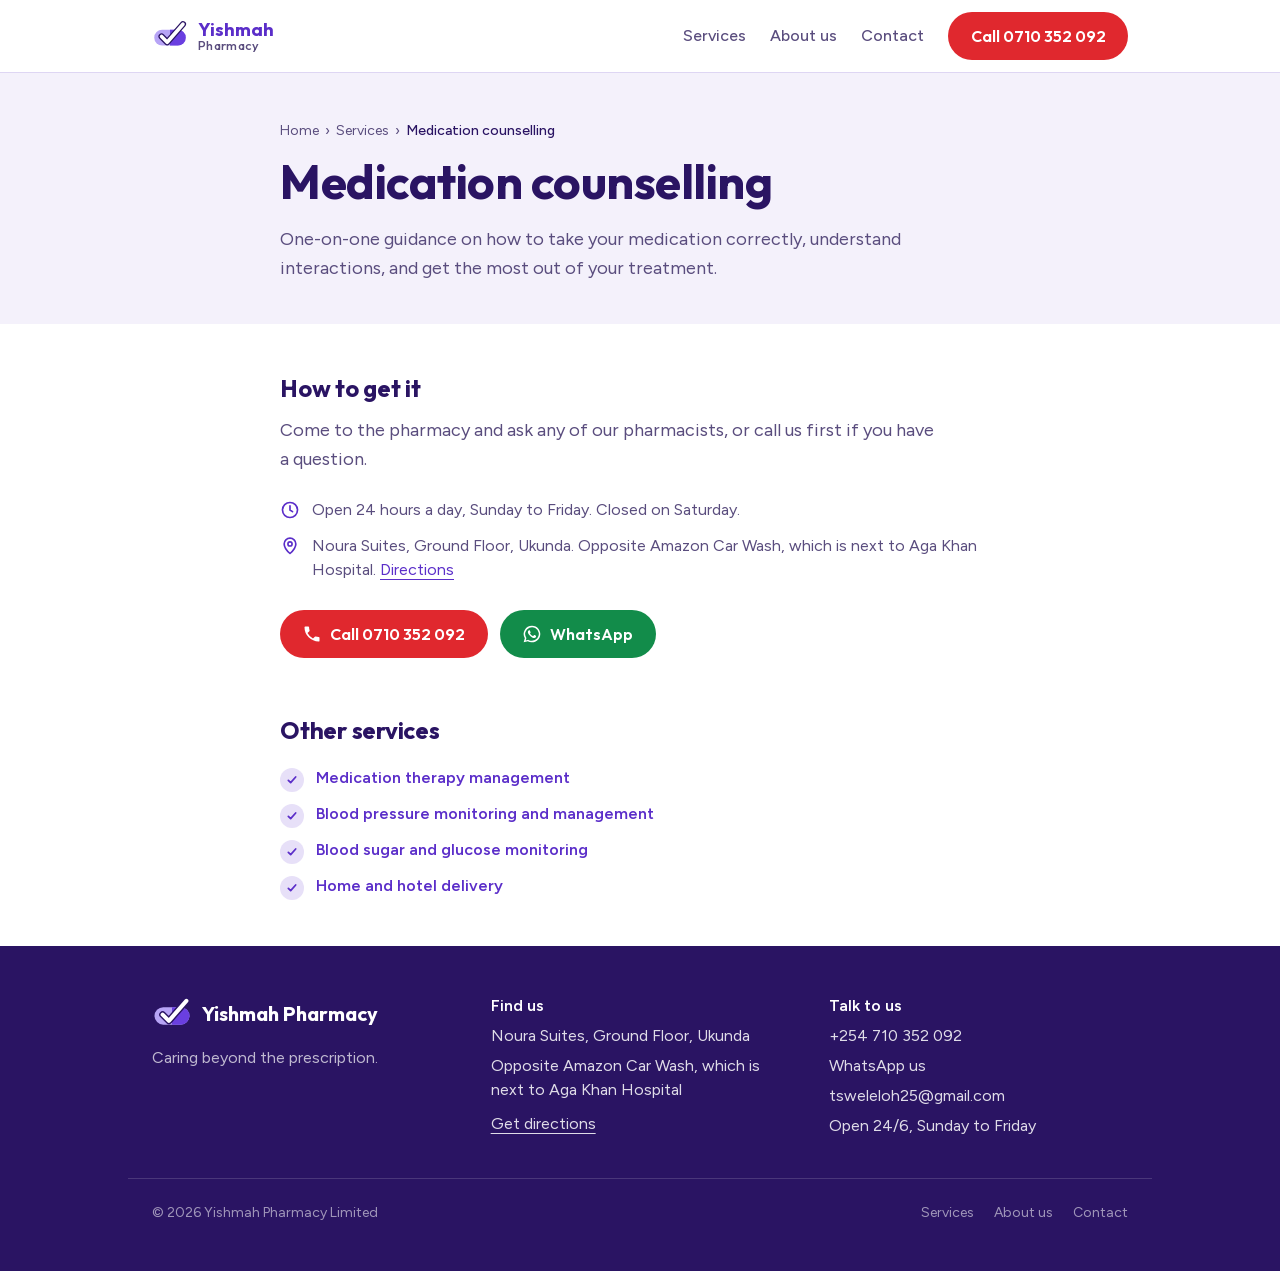
<file: services/counselling.html>
<!DOCTYPE html><!--TCVGYAqau4sh4xi65t_Ki--><html lang="en" class="outfit_9ab5612d-module__DFgRqa__variable figtree_aaa2bd5c-module__5DnV1W__variable"><head><meta charSet="utf-8"/><meta name="viewport" content="width=device-width, initial-scale=1"/><link rel="preload" href="/_next/static/media/1b99372b3eaef0c8-s.p.758e15a8.woff2" as="font" crossorigin="" type="font/woff2"/><link rel="preload" href="/_next/static/media/f7aa21714c1c53f8-s.p.e3544bb0.woff2" as="font" crossorigin="" type="font/woff2"/><link rel="stylesheet" href="/_next/static/chunks/93983f1632f1b4a1.css" data-precedence="next"/><link rel="preload" as="script" fetchPriority="low" href="/_next/static/chunks/e1d679caba8aaa66.js"/><script src="/_next/static/chunks/4c8a73fa9a568984.js" async=""></script><script src="/_next/static/chunks/1c64b19886203277.js" async=""></script><script src="/_next/static/chunks/c44ba29902c6819e.js" async=""></script><script src="/_next/static/chunks/turbopack-27e2cf467ea67dbc.js" async=""></script><script src="/_next/static/chunks/1964454f34f3a7ab.js" async=""></script><script src="/_next/static/chunks/6c33792a57a66467.js" async=""></script><script src="/_next/static/chunks/beefb697acdd731a.js" async=""></script><meta name="next-size-adjust" content=""/><meta name="theme-color" content="#5B2EC9"/><title>Medication counselling in Ukunda | Yishmah Pharmacy</title><meta name="description" content="Talk one-on-one with a pharmacist at Yishmah Pharmacy, Ukunda, about how to take your medicine correctly and what it interacts with. Open 24 hours, Sunday to Friday."/><link rel="manifest" href="/manifest.json"/><link rel="canonical" href="https://yishmapharmacy.co.ke/services/counselling"/><meta property="og:title" content="Medication counselling in Ukunda | Yishmah Pharmacy"/><meta property="og:description" content="Talk one-on-one with a pharmacist at Yishmah Pharmacy, Ukunda, about how to take your medicine correctly and what it interacts with. Open 24 hours, Sunday to Friday."/><meta property="og:url" content="https://yishmapharmacy.co.ke/services/counselling"/><meta property="og:site_name" content="Yishmah Pharmacy"/><meta property="og:locale" content="en_KE"/><meta property="og:image" content="https://yishmapharmacy.co.ke/og/services-counselling.png"/><meta property="og:image:secure_url" content="https://yishmapharmacy.co.ke/og/services-counselling.png"/><meta property="og:image:type" content="image/png"/><meta property="og:image:width" content="1200"/><meta property="og:image:height" content="630"/><meta property="og:image:alt" content="Medication counselling"/><meta property="og:type" content="website"/><meta name="twitter:card" content="summary_large_image"/><meta name="twitter:title" content="Medication counselling in Ukunda | Yishmah Pharmacy"/><meta name="twitter:description" content="Talk one-on-one with a pharmacist at Yishmah Pharmacy, Ukunda, about how to take your medicine correctly and what it interacts with. Open 24 hours, Sunday to Friday."/><meta name="twitter:image" content="https://yishmapharmacy.co.ke/og/services-counselling.png"/><meta name="twitter:image:secure_url" content="https://yishmapharmacy.co.ke/og/services-counselling.png"/><meta name="twitter:image:type" content="image/png"/><meta name="twitter:image:width" content="1200"/><meta name="twitter:image:height" content="630"/><meta name="twitter:image:alt" content="Medication counselling"/><link rel="icon" href="/favicon.svg" type="image/svg+xml"/><link rel="icon" href="/favicon.png" type="image/png" sizes="32x32"/><link rel="apple-touch-icon" href="/apple-touch-icon.png"/><script src="/_next/static/chunks/a6dad97d9634a72d.js" noModule=""></script></head><body class="min-h-screen"><div hidden=""><!--$--><!--/$--></div><script type="application/ld+json">{"@context":"https://schema.org","@type":"Pharmacy","@id":"https://yishmapharmacy.co.ke/#pharmacy","name":"Yishmah Pharmacy Limited","alternateName":"Yishmah Pharmacy","slogan":"Caring beyond the prescription","description":"Community pharmacy on the ground floor of Noura Suites, Ukunda, opposite Amazon Car Wash, which is next to Aga Khan Hospital. Open 24 hours, Sunday to Friday, with home and hotel delivery across Ukunda and Diani.","url":"https://yishmapharmacy.co.ke","logo":"https://yishmapharmacy.co.ke/icon-512.png","image":"https://yishmapharmacy.co.ke/og-image.png","telephone":"+254710352092","email":"tsweleloh25@gmail.com","hasMap":"https://www.google.com/maps/dir/?api=1&destination=-4.2852462,39.5747758","geo":{"@type":"GeoCoordinates","latitude":-4.2852462,"longitude":39.5747758},"address":{"@type":"PostalAddress","streetAddress":"Noura Suites, Ground Floor, Opposite Amazon Car Wash, which is next to Aga Khan Hospital","addressLocality":"Ukunda","addressRegion":"Kwale County","addressCountry":"KE"},"areaServed":[{"@type":"Place","name":"Ukunda"},{"@type":"Place","name":"Diani"}],"openingHoursSpecification":[{"@type":"OpeningHoursSpecification","dayOfWeek":["Sunday","Monday","Tuesday","Wednesday","Thursday","Friday"],"opens":"00:00","closes":"23:59"}],"hasOfferCatalog":{"@type":"OfferCatalog","name":"Pharmacy services","itemListElement":[{"@type":"Offer","itemOffered":{"@type":"Service","name":"Medication counselling","url":"https://yishmapharmacy.co.ke/services/counselling"}},{"@type":"Offer","itemOffered":{"@type":"Service","name":"Medication therapy management","url":"https://yishmapharmacy.co.ke/services/therapy-management"}},{"@type":"Offer","itemOffered":{"@type":"Service","name":"Blood pressure monitoring and management","url":"https://yishmapharmacy.co.ke/services/blood-pressure"}},{"@type":"Offer","itemOffered":{"@type":"Service","name":"Blood sugar and glucose monitoring","url":"https://yishmapharmacy.co.ke/services/blood-sugar"}},{"@type":"Offer","itemOffered":{"@type":"Service","name":"Home and hotel delivery","url":"https://yishmapharmacy.co.ke/services/delivery"}}]}}</script><script type="application/ld+json">{"@context":"https://schema.org","@type":"WebSite","@id":"https://yishmapharmacy.co.ke/#website","url":"https://yishmapharmacy.co.ke","name":"Yishmah Pharmacy","inLanguage":"en-KE","publisher":{"@id":"https://yishmapharmacy.co.ke/#pharmacy"}}</script><header class="sticky top-0 z-30 border-b border-[var(--color-line)] bg-white/95 backdrop-blur"><div class="mx-auto flex max-w-5xl items-center justify-between gap-4 px-4 py-3 sm:px-6"><a class="flex items-center gap-2.5" aria-label="Yishmah Pharmacy home" href="/"><svg viewBox="0 0 64 64" class="h-9 w-9 shrink-0" aria-hidden="true"><rect x="4" y="21" width="56" height="28" rx="14" fill="#B7A4F6"></rect><path d="M32 21h14a14 14 0 0 1 0 28H32z" fill="#6A3FE0"></path><path d="M17 33l10 10L55 11" fill="none" stroke="#2A1463" stroke-width="11" stroke-linecap="round" stroke-linejoin="round"></path><path d="M17 33l10 10L55 11" fill="none" stroke="#FFFFFF" stroke-width="6.5" stroke-linecap="round" stroke-linejoin="round"></path></svg><span class="font-[family-name:var(--font-display)] text-lg font-bold leading-none text-[var(--color-violet)]">Yishmah<span class="block text-[0.8rem] font-medium tracking-wide text-[var(--color-ink-soft)]">Pharmacy</span></span></a><nav class="hidden items-center gap-6 md:flex" aria-label="Main"><a class="font-medium text-[var(--color-ink-soft)] hover:text-[var(--color-violet)]" href="/services">Services</a><a class="font-medium text-[var(--color-ink-soft)] hover:text-[var(--color-violet)]" href="/about">About us</a><a class="font-medium text-[var(--color-ink-soft)] hover:text-[var(--color-violet)]" href="/contact">Contact</a><a href="tel:+254710352092" class="btn btn-call">Call <!-- -->0710 352 092</a></nav><nav class="flex items-center gap-4 text-[0.95rem] md:hidden" aria-label="Main"><a class="font-medium text-[var(--color-ink-soft)]" href="/services">Services</a><a class="font-medium text-[var(--color-ink-soft)]" href="/about">About</a><a class="font-medium text-[var(--color-ink-soft)]" href="/contact">Contact</a></nav></div></header><main><script type="application/ld+json">{"@context":"https://schema.org","@type":"Service","name":"Medication counselling","description":"One-on-one guidance on how to take your medication correctly, understand interactions, and get the most out of your treatment.","url":"https://yishmapharmacy.co.ke/services/counselling","provider":{"@id":"https://yishmapharmacy.co.ke/#pharmacy"},"areaServed":["Ukunda","Diani"]}</script><section class="bg-[var(--color-lavender)]"><div class="mx-auto max-w-3xl px-4 pb-10 pt-8 sm:px-6 md:pt-12"><nav aria-label="Breadcrumb" class="mb-4 text-sm text-[var(--color-ink-soft)]"><script type="application/ld+json">{"@context":"https://schema.org","@type":"BreadcrumbList","itemListElement":[{"@type":"ListItem","position":1,"name":"Home","item":"https://yishmapharmacy.co.ke/"},{"@type":"ListItem","position":2,"name":"Services","item":"https://yishmapharmacy.co.ke/services"},{"@type":"ListItem","position":3,"name":"Medication counselling","item":"https://yishmapharmacy.co.ke/services/counselling"}]}</script><ol class="flex flex-wrap items-center gap-1.5"><li class="flex items-center gap-1.5"><a class="hover:text-[var(--color-violet)] hover:underline" href="/">Home</a></li><li class="flex items-center gap-1.5"><span aria-hidden="true">›</span><a class="hover:text-[var(--color-violet)] hover:underline" href="/services">Services</a></li><li class="flex items-center gap-1.5"><span aria-hidden="true">›</span><span aria-current="page" class="font-medium text-[var(--color-ink)]">Medication counselling</span></li></ol></nav><h1 class="text-4xl font-bold sm:text-5xl">Medication counselling</h1><p class="mt-5 text-lg leading-relaxed text-[var(--color-ink-soft)]">One-on-one guidance on how to take your medication correctly, understand interactions, and get the most out of your treatment.</p></div></section><section class="mx-auto max-w-3xl px-4 py-12 sm:px-6"><h2 class="text-2xl font-bold">How to get it</h2><p class="mt-3 text-lg leading-relaxed text-[var(--color-ink-soft)]">Come to the pharmacy and ask any of our pharmacists, or call us first if you have a question.</p><ul class="mt-6 space-y-3 text-[var(--color-ink-soft)]"><li class="flex gap-3"><svg viewBox="0 0 24 24" class="mt-0.5 h-5 w-5 shrink-0 text-[var(--color-violet)]" fill="none" stroke="currentColor" stroke-width="2" stroke-linecap="round" aria-hidden="true"><circle cx="12" cy="12" r="9"></circle><path d="M12 7v5l3 2"></path></svg>Open 24 hours a day, Sunday to Friday. Closed on Saturday.</li><li class="flex gap-3"><svg viewBox="0 0 24 24" class="mt-0.5 h-5 w-5 shrink-0 text-[var(--color-violet)]" fill="none" stroke="currentColor" stroke-width="2" stroke-linecap="round" stroke-linejoin="round" aria-hidden="true"><path d="M12 21s-7-6.2-7-11.5a7 7 0 0 1 14 0C19 14.8 12 21 12 21z"></path><circle cx="12" cy="9.5" r="2.5"></circle></svg><span>Noura Suites, Ground Floor<!-- -->, Ukunda. <!-- -->Opposite Amazon Car Wash, which is next to Aga Khan Hospital<!-- -->.<!-- --> <a href="https://www.google.com/maps/dir/?api=1&amp;destination=-4.2852462,39.5747758" class="text-[var(--color-violet)] underline underline-offset-4" target="_blank" rel="noopener">Directions</a></span></li></ul><div class="mt-7 flex flex-col gap-3 sm:flex-row"><a href="tel:+254710352092" class="btn btn-call"><svg viewBox="0 0 24 24" class="h-5 w-5 shrink-0" fill="currentColor" aria-hidden="true"><path d="M6.6 10.8a15.2 15.2 0 0 0 6.6 6.6l2.2-2.2a1 1 0 0 1 1-.25 11.4 11.4 0 0 0 3.6.57 1 1 0 0 1 1 1V20a1 1 0 0 1-1 1A17 17 0 0 1 3 4a1 1 0 0 1 1-1h3.5a1 1 0 0 1 1 1c0 1.25.2 2.45.57 3.57a1 1 0 0 1-.25 1z"></path></svg> Call <!-- -->0710 352 092</a><a href="https://wa.me/254710352092?text=Hello%20Yishmah%20Pharmacy%2C%20" class="btn bg-[var(--color-whatsapp)] text-white" target="_blank" rel="noopener"><svg viewBox="0 0 24 24" class="h-5 w-5 shrink-0" fill="currentColor" aria-hidden="true"><path d="M12 2a10 10 0 0 0-8.6 15.1L2 22l5-1.3A10 10 0 1 0 12 2zm0 18.2a8.2 8.2 0 0 1-4.2-1.15l-.3-.18-3 .78.8-2.9-.2-.3A8.2 8.2 0 1 1 12 20.2zm4.5-6.1c-.25-.12-1.46-.72-1.69-.8-.23-.08-.39-.12-.55.12-.17.25-.64.8-.78.97-.14.16-.29.18-.54.06a6.7 6.7 0 0 1-3.34-2.92c-.25-.43.25-.4.72-1.34.08-.16.04-.3-.02-.42l-.75-1.8c-.2-.48-.4-.41-.55-.42h-.47a.9.9 0 0 0-.65.3 2.73 2.73 0 0 0-.85 2.03 4.74 4.74 0 0 0 1 2.52 10.8 10.8 0 0 0 4.14 3.66c1.54.66 2.14.72 2.91.6.47-.07 1.46-.6 1.66-1.17.2-.58.2-1.07.14-1.17-.06-.1-.22-.16-.47-.28z"></path></svg> WhatsApp</a></div><h2 class="mt-14 text-2xl font-bold">Other services</h2><ul class="check-list mt-5 space-y-3"><li><a class="font-semibold text-[var(--color-violet)] hover:underline" href="/services/therapy-management">Medication therapy management</a></li><li><a class="font-semibold text-[var(--color-violet)] hover:underline" href="/services/blood-pressure">Blood pressure monitoring and management</a></li><li><a class="font-semibold text-[var(--color-violet)] hover:underline" href="/services/blood-sugar">Blood sugar and glucose monitoring</a></li><li><a class="font-semibold text-[var(--color-violet)] hover:underline" href="/services/delivery">Home and hotel delivery</a></li></ul></section><!--$--><!--/$--></main><footer class="bg-[var(--color-ink)] pb-28 pt-12 text-white/85 md:pb-12"><div class="mx-auto grid max-w-5xl gap-10 px-4 sm:px-6 md:grid-cols-3"><div><div class="flex items-center gap-2.5"><svg viewBox="0 0 64 64" class="h-10 w-10" aria-hidden="true"><rect x="4" y="21" width="56" height="28" rx="14" fill="#B7A4F6"></rect><path d="M32 21h14a14 14 0 0 1 0 28H32z" fill="#6A3FE0"></path><path d="M17 33l10 10L55 11" fill="none" stroke="#2A1463" stroke-width="11" stroke-linecap="round" stroke-linejoin="round"></path><path d="M17 33l10 10L55 11" fill="none" stroke="#FFFFFF" stroke-width="6.5" stroke-linecap="round" stroke-linejoin="round"></path></svg><span class="font-[family-name:var(--font-display)] text-xl font-bold text-white">Yishmah Pharmacy</span></div><p class="mt-3 text-white/70">Caring beyond the prescription<!-- -->.</p></div><div class="space-y-1.5"><p class="font-semibold text-white">Find us</p><p>Noura Suites, Ground Floor<!-- -->, Ukunda</p><p>Opposite Amazon Car Wash, which is next to Aga Khan Hospital</p><a href="https://www.google.com/maps/dir/?api=1&amp;destination=-4.2852462,39.5747758" class="inline-block pt-1 underline underline-offset-4" target="_blank" rel="noopener">Get directions</a></div><div class="space-y-1.5"><p class="font-semibold text-white">Talk to us</p><p><a href="tel:+254710352092" class="underline-offset-4 hover:underline">+254 710 352 092</a></p><p><a href="https://wa.me/254710352092?text=Hello%20Yishmah%20Pharmacy%2C%20" class="underline-offset-4 hover:underline" target="_blank" rel="noopener">WhatsApp us</a></p><p><a href="mailto:tsweleloh25@gmail.com" class="break-all underline-offset-4 hover:underline">tsweleloh25@gmail.com</a></p><p>Open 24/6, Sunday to Friday</p></div></div><div class="mx-auto mt-10 flex max-w-5xl flex-wrap items-center justify-between gap-4 border-t border-white/15 px-4 pt-6 text-sm text-white/55 sm:px-6"><p>© <!-- -->2026<!-- --> <!-- -->Yishmah Pharmacy Limited</p><nav class="flex gap-5" aria-label="Footer"><a class="hover:text-white" href="/services">Services</a><a class="hover:text-white" href="/about">About us</a><a class="hover:text-white" href="/contact">Contact</a></nav></div></footer><div class="fixed inset-x-0 bottom-0 z-40 border-t border-[var(--color-line)] bg-white/95 px-3 pb-[max(0.6rem,env(safe-area-inset-bottom))] pt-2.5 backdrop-blur md:hidden"><div class="grid grid-cols-2 gap-2.5"><a href="tel:+254710352092" class="btn btn-call w-full"><svg viewBox="0 0 24 24" class="h-5 w-5 shrink-0" fill="currentColor" aria-hidden="true"><path d="M6.6 10.8a15.2 15.2 0 0 0 6.6 6.6l2.2-2.2a1 1 0 0 1 1-.25 11.4 11.4 0 0 0 3.6.57 1 1 0 0 1 1 1V20a1 1 0 0 1-1 1A17 17 0 0 1 3 4a1 1 0 0 1 1-1h3.5a1 1 0 0 1 1 1c0 1.25.2 2.45.57 3.57a1 1 0 0 1-.25 1z"></path></svg> Call</a><a href="https://wa.me/254710352092?text=Hello%20Yishmah%20Pharmacy%2C%20" class="btn w-full bg-[var(--color-whatsapp)] text-white" target="_blank" rel="noopener"><svg viewBox="0 0 24 24" class="h-5 w-5 shrink-0" fill="currentColor" aria-hidden="true"><path d="M12 2a10 10 0 0 0-8.6 15.1L2 22l5-1.3A10 10 0 1 0 12 2zm0 18.2a8.2 8.2 0 0 1-4.2-1.15l-.3-.18-3 .78.8-2.9-.2-.3A8.2 8.2 0 1 1 12 20.2zm4.5-6.1c-.25-.12-1.46-.72-1.69-.8-.23-.08-.39-.12-.55.12-.17.25-.64.8-.78.97-.14.16-.29.18-.54.06a6.7 6.7 0 0 1-3.34-2.92c-.25-.43.25-.4.72-1.34.08-.16.04-.3-.02-.42l-.75-1.8c-.2-.48-.4-.41-.55-.42h-.47a.9.9 0 0 0-.65.3 2.73 2.73 0 0 0-.85 2.03 4.74 4.74 0 0 0 1 2.52 10.8 10.8 0 0 0 4.14 3.66c1.54.66 2.14.72 2.91.6.47-.07 1.46-.6 1.66-1.17.2-.58.2-1.07.14-1.17-.06-.1-.22-.16-.47-.28z"></path></svg> WhatsApp</a></div></div><script src="/_next/static/chunks/e1d679caba8aaa66.js" id="_R_" async=""></script><script>(self.__next_f=self.__next_f||[]).push([0])</script><script>self.__next_f.push([1,"1:\"$Sreact.fragment\"\n3:I[74426,[\"/_next/static/chunks/1964454f34f3a7ab.js\"],\"\"]\nf:I[60374,[\"/_next/static/chunks/6c33792a57a66467.js\",\"/_next/static/chunks/beefb697acdd731a.js\"],\"default\"]\n:HL[\"/_next/static/chunks/93983f1632f1b4a1.css\",\"style\"]\n:HL[\"/_next/static/media/1b99372b3eaef0c8-s.p.758e15a8.woff2\",\"font\",{\"crossOrigin\":\"\",\"type\":\"font/woff2\"}]\n:HL[\"/_next/static/media/f7aa21714c1c53f8-s.p.e3544bb0.woff2\",\"font\",{\"crossOrigin\":\"\",\"type\":\"font/woff2\"}]\n2:T84e,"])</script><script>self.__next_f.push([1,"{\"@context\":\"https://schema.org\",\"@type\":\"Pharmacy\",\"@id\":\"https://yishmapharmacy.co.ke/#pharmacy\",\"name\":\"Yishmah Pharmacy Limited\",\"alternateName\":\"Yishmah Pharmacy\",\"slogan\":\"Caring beyond the prescription\",\"description\":\"Community pharmacy on the ground floor of Noura Suites, Ukunda, opposite Amazon Car Wash, which is next to Aga Khan Hospital. Open 24 hours, Sunday to Friday, with home and hotel delivery across Ukunda and Diani.\",\"url\":\"https://yishmapharmacy.co.ke\",\"logo\":\"https://yishmapharmacy.co.ke/icon-512.png\",\"image\":\"https://yishmapharmacy.co.ke/og-image.png\",\"telephone\":\"+254710352092\",\"email\":\"tsweleloh25@gmail.com\",\"hasMap\":\"https://www.google.com/maps/dir/?api=1\u0026destination=-4.2852462,39.5747758\",\"geo\":{\"@type\":\"GeoCoordinates\",\"latitude\":-4.2852462,\"longitude\":39.5747758},\"address\":{\"@type\":\"PostalAddress\",\"streetAddress\":\"Noura Suites, Ground Floor, Opposite Amazon Car Wash, which is next to Aga Khan Hospital\",\"addressLocality\":\"Ukunda\",\"addressRegion\":\"Kwale County\",\"addressCountry\":\"KE\"},\"areaServed\":[{\"@type\":\"Place\",\"name\":\"Ukunda\"},{\"@type\":\"Place\",\"name\":\"Diani\"}],\"openingHoursSpecification\":[{\"@type\":\"OpeningHoursSpecification\",\"dayOfWeek\":[\"Sunday\",\"Monday\",\"Tuesday\",\"Wednesday\",\"Thursday\",\"Friday\"],\"opens\":\"00:00\",\"closes\":\"23:59\"}],\"hasOfferCatalog\":{\"@type\":\"OfferCatalog\",\"name\":\"Pharmacy services\",\"itemListElement\":[{\"@type\":\"Offer\",\"itemOffered\":{\"@type\":\"Service\",\"name\":\"Medication counselling\",\"url\":\"https://yishmapharmacy.co.ke/services/counselling\"}},{\"@type\":\"Offer\",\"itemOffered\":{\"@type\":\"Service\",\"name\":\"Medication therapy management\",\"url\":\"https://yishmapharmacy.co.ke/services/therapy-management\"}},{\"@type\":\"Offer\",\"itemOffered\":{\"@type\":\"Service\",\"name\":\"Blood pressure monitoring and management\",\"url\":\"https://yishmapharmacy.co.ke/services/blood-pressure\"}},{\"@type\":\"Offer\",\"itemOffered\":{\"@type\":\"Service\",\"name\":\"Blood sugar and glucose monitoring\",\"url\":\"https://yishmapharmacy.co.ke/services/blood-sugar\"}},{\"@type\":\"Offer\",\"itemOffered\":{\"@type\":\"Service\",\"name\":\"Home and hotel delivery\",\"url\":\"https://yishmapharmacy.co.ke/services/delivery\"}}]}}"])</script><script>self.__next_f.push([1,"0:{\"P\":null,\"b\":\"TCVGYAqau4sh4xi65t_Ki\",\"c\":[\"\",\"services\",\"counselling\"],\"q\":\"\",\"i\":false,\"f\":[[[\"\",{\"children\":[\"services\",{\"children\":[[\"id\",\"counselling\",\"d\"],{\"children\":[\"__PAGE__\",{}]}]}]},\"$undefined\",\"$undefined\",true],[[\"$\",\"$1\",\"c\",{\"children\":[[[\"$\",\"link\",\"0\",{\"rel\":\"stylesheet\",\"href\":\"/_next/static/chunks/93983f1632f1b4a1.css\",\"precedence\":\"next\",\"crossOrigin\":\"$undefined\",\"nonce\":\"$undefined\"}],[\"$\",\"script\",\"script-0\",{\"src\":\"/_next/static/chunks/1964454f34f3a7ab.js\",\"async\":true,\"nonce\":\"$undefined\"}]],[\"$\",\"html\",null,{\"lang\":\"en\",\"className\":\"outfit_9ab5612d-module__DFgRqa__variable figtree_aaa2bd5c-module__5DnV1W__variable\",\"children\":[\"$\",\"body\",null,{\"className\":\"min-h-screen\",\"children\":[[\"$\",\"script\",null,{\"type\":\"application/ld+json\",\"dangerouslySetInnerHTML\":{\"__html\":\"$2\"}}],[\"$\",\"script\",null,{\"type\":\"application/ld+json\",\"dangerouslySetInnerHTML\":{\"__html\":\"{\\\"@context\\\":\\\"https://schema.org\\\",\\\"@type\\\":\\\"WebSite\\\",\\\"@id\\\":\\\"https://yishmapharmacy.co.ke/#website\\\",\\\"url\\\":\\\"https://yishmapharmacy.co.ke\\\",\\\"name\\\":\\\"Yishmah Pharmacy\\\",\\\"inLanguage\\\":\\\"en-KE\\\",\\\"publisher\\\":{\\\"@id\\\":\\\"https://yishmapharmacy.co.ke/#pharmacy\\\"}}\"}}],[\"$\",\"header\",null,{\"className\":\"sticky top-0 z-30 border-b border-[var(--color-line)] bg-white/95 backdrop-blur\",\"children\":[\"$\",\"div\",null,{\"className\":\"mx-auto flex max-w-5xl items-center justify-between gap-4 px-4 py-3 sm:px-6\",\"children\":[[\"$\",\"$L3\",null,{\"href\":\"/\",\"className\":\"flex items-center gap-2.5\",\"aria-label\":\"Yishmah Pharmacy home\",\"children\":[\"$L4\",\"$L5\"]}],\"$L6\",\"$L7\"]}]}],\"$L8\",\"$L9\",\"$La\"]}]}]]}],{\"children\":[\"$Lb\",{\"children\":[\"$Lc\",{\"children\":[\"$Ld\",{},null,false,false]},null,false,false]},null,false,false]},null,false,false],\"$Le\",false]],\"m\":\"$undefined\",\"G\":[\"$f\",[]],\"S\":true}\n"])</script><script>self.__next_f.push([1,"10:I[92322,[\"/_next/static/chunks/6c33792a57a66467.js\",\"/_next/static/chunks/beefb697acdd731a.js\"],\"default\"]\n11:I[81409,[\"/_next/static/chunks/6c33792a57a66467.js\",\"/_next/static/chunks/beefb697acdd731a.js\"],\"default\"]\n13:I[19091,[\"/_next/static/chunks/6c33792a57a66467.js\",\"/_next/static/chunks/beefb697acdd731a.js\"],\"OutletBoundary\"]\n14:\"$Sreact.suspense\"\n16:I[19091,[\"/_next/static/chunks/6c33792a57a66467.js\",\"/_next/static/chunks/beefb697acdd731a.js\"],\"ViewportBoundary\"]\n18:I[19091,[\"/_next/static/chunks/6c33792a57a66467.js\",\"/_next/static/chunks/beefb697acdd731a.js\"],\"MetadataBoundary\"]\n4:[\"$\",\"svg\",null,{\"viewBox\":\"0 0 64 64\",\"className\":\"h-9 w-9 shrink-0\",\"aria-hidden\":\"true\",\"children\":[[\"$\",\"rect\",null,{\"x\":\"4\",\"y\":\"21\",\"width\":\"56\",\"height\":\"28\",\"rx\":\"14\",\"fill\":\"#B7A4F6\"}],[\"$\",\"path\",null,{\"d\":\"M32 21h14a14 14 0 0 1 0 28H32z\",\"fill\":\"#6A3FE0\"}],[\"$\",\"path\",null,{\"d\":\"M17 33l10 10L55 11\",\"fill\":\"none\",\"stroke\":\"#2A1463\",\"strokeWidth\":\"11\",\"strokeLinecap\":\"round\",\"strokeLinejoin\":\"round\"}],[\"$\",\"path\",null,{\"d\":\"M17 33l10 10L55 11\",\"fill\":\"none\",\"stroke\":\"#FFFFFF\",\"strokeWidth\":\"6.5\",\"strokeLinecap\":\"round\",\"strokeLinejoin\":\"round\"}]]}]\n5:[\"$\",\"span\",null,{\"className\":\"font-[family-name:var(--font-display)] text-lg font-bold leading-none text-[var(--color-violet)]\",\"children\":[\"Yishmah\",[\"$\",\"span\",null,{\"className\":\"block text-[0.8rem] font-medium tracking-wide text-[var(--color-ink-soft)]\",\"children\":\"Pharmacy\"}]]}]\n6:[\"$\",\"nav\",null,{\"className\":\"hidden items-center gap-6 md:flex\",\"aria-label\":\"Main\",\"children\":[[[\"$\",\"$L3\",\"/services\",{\"href\":\"/services\",\"className\":\"font-medium text-[var(--color-ink-soft)] hover:text-[var(--color-violet)]\",\"children\":\"Services\"}],[\"$\",\"$L3\",\"/about\",{\"href\":\"/about\",\"className\":\"font-medium text-[var(--color-ink-soft)] hover:text-[var(--color-violet)]\",\"children\":\"About us\"}],[\"$\",\"$L3\",\"/contact\",{\"href\":\"/contact\",\"className\":\"font-medium text-[var(--color-ink-soft)] hover:text-[var(--color-violet)]\",\"children\":\"Contact\"}]],[\"$\",\"a\",null,{\"href\":\"tel:+254710352092\",\"className\":\"btn btn-call\",\"children\":[\"Call \",\"0710 352 092\"]}]]}]\n7:[\"$\",\"nav\",null,{\"className\":\"flex items-center gap-4 text-[0.95rem] md:hidden\",\"aria-label\":\"Main\",\"children\":[[\"$\",\"$L3\",\"/services\",{\"href\":\"/services\",\"className\":\"font-medium text-[var(--color-ink-soft)]\",\"children\":\"Services\"}],[\"$\",\"$L3\",\"/about\",{\"href\":\"/about\",\"className\":\"font-medium text-[var(--color-ink-soft)]\",\"children\":\"About\"}],[\"$\",\"$L3\",\"/contact\",{\"href\":\"/contact\",\"className\":\"font-medium text-[var(--color-ink-soft)]\",\"children\":\"Contact\"}]]}]\n8:[\"$\",\"main\",null,{\"children\":[\"$\",\"$L10\",null,{\"parallelRouterKey\":\"children\",\"error\":\"$undefined\",\"errorStyles\":\"$undefined\",\"errorScripts\":\"$undefined\",\"template\":[\"$\",\"$L11\",null,{}],\"templateStyles\":\"$undefined\",\"templateScripts\":\"$undefined\",\"notFound\":[[\"$\",\"section\",null,{\"className\":\"mx-auto max-w-2xl px-4 py-24 text-center sm:px-6\",\"children\":[[\"$\",\"h1\",null,{\"className\":\"text-4xl font-bold\",\"children\":\"We couldn't find that page\"}],[\"$\",\"p\",null,{\"className\":\"mt-4 text-lg text-[var(--color-ink-soft)]\",\"children\":[\"Go back to the home page, or call us on \",\"0710 352 092\",\".\"]}],[\"$\",\"div\",null,{\"className\":\"mt-8 flex flex-col justify-center gap-3 sm:flex-row\",\"children\":[[\"$\",\"$L3\",null,{\"href\":\"/\",\"className\":\"btn btn-primary\",\"children\":\"Home page\"}],[\"$\",\"a\",null,{\"href\":\"tel:+254710352092\",\"className\":\"btn btn-call\",\"children\":[\"Call \",\"0710 352 092\"]}]]}]]}],[]],\"forbidden\":\"$undefined\",\"unauthorized\":\"$undefined\"}]}]\n"])</script><script>self.__next_f.push([1,"9:[\"$\",\"footer\",null,{\"className\":\"bg-[var(--color-ink)] pb-28 pt-12 text-white/85 md:pb-12\",\"children\":[[\"$\",\"div\",null,{\"className\":\"mx-auto grid max-w-5xl gap-10 px-4 sm:px-6 md:grid-cols-3\",\"children\":[[\"$\",\"div\",null,{\"children\":[[\"$\",\"div\",null,{\"className\":\"flex items-center gap-2.5\",\"children\":[[\"$\",\"svg\",null,{\"viewBox\":\"0 0 64 64\",\"className\":\"h-10 w-10\",\"aria-hidden\":\"true\",\"children\":[[\"$\",\"rect\",null,{\"x\":\"4\",\"y\":\"21\",\"width\":\"56\",\"height\":\"28\",\"rx\":\"14\",\"fill\":\"#B7A4F6\"}],[\"$\",\"path\",null,{\"d\":\"M32 21h14a14 14 0 0 1 0 28H32z\",\"fill\":\"#6A3FE0\"}],[\"$\",\"path\",null,{\"d\":\"M17 33l10 10L55 11\",\"fill\":\"none\",\"stroke\":\"#2A1463\",\"strokeWidth\":\"11\",\"strokeLinecap\":\"round\",\"strokeLinejoin\":\"round\"}],[\"$\",\"path\",null,{\"d\":\"M17 33l10 10L55 11\",\"fill\":\"none\",\"stroke\":\"#FFFFFF\",\"strokeWidth\":\"6.5\",\"strokeLinecap\":\"round\",\"strokeLinejoin\":\"round\"}]]}],[\"$\",\"span\",null,{\"className\":\"font-[family-name:var(--font-display)] text-xl font-bold text-white\",\"children\":\"Yishmah Pharmacy\"}]]}],[\"$\",\"p\",null,{\"className\":\"mt-3 text-white/70\",\"children\":[\"Caring beyond the prescription\",\".\"]}]]}],[\"$\",\"div\",null,{\"className\":\"space-y-1.5\",\"children\":[[\"$\",\"p\",null,{\"className\":\"font-semibold text-white\",\"children\":\"Find us\"}],[\"$\",\"p\",null,{\"children\":[\"Noura Suites, Ground Floor\",\", Ukunda\"]}],[\"$\",\"p\",null,{\"children\":\"Opposite Amazon Car Wash, which is next to Aga Khan Hospital\"}],[\"$\",\"a\",null,{\"href\":\"https://www.google.com/maps/dir/?api=1\u0026destination=-4.2852462,39.5747758\",\"className\":\"inline-block pt-1 underline underline-offset-4\",\"target\":\"_blank\",\"rel\":\"noopener\",\"children\":\"Get directions\"}]]}],[\"$\",\"div\",null,{\"className\":\"space-y-1.5\",\"children\":[[\"$\",\"p\",null,{\"className\":\"font-semibold text-white\",\"children\":\"Talk to us\"}],[\"$\",\"p\",null,{\"children\":[\"$\",\"a\",null,{\"href\":\"tel:+254710352092\",\"className\":\"underline-offset-4 hover:underline\",\"children\":\"+254 710 352 092\"}]}],[\"$\",\"p\",null,{\"children\":[\"$\",\"a\",null,{\"href\":\"https://wa.me/254710352092?text=Hello%20Yishmah%20Pharmacy%2C%20\",\"className\":\"underline-offset-4 hover:underline\",\"target\":\"_blank\",\"rel\":\"noopener\",\"children\":\"WhatsApp us\"}]}],[\"$\",\"p\",null,{\"children\":[\"$\",\"a\",null,{\"href\":\"mailto:tsweleloh25@gmail.com\",\"className\":\"break-all underline-offset-4 hover:underline\",\"children\":\"tsweleloh25@gmail.com\"}]}],[\"$\",\"p\",null,{\"children\":\"Open 24/6, Sunday to Friday\"}]]}]]}],[\"$\",\"div\",null,{\"className\":\"mx-auto mt-10 flex max-w-5xl flex-wrap items-center justify-between gap-4 border-t border-white/15 px-4 pt-6 text-sm text-white/55 sm:px-6\",\"children\":[[\"$\",\"p\",null,{\"children\":[\"© \",2026,\" \",\"Yishmah Pharmacy Limited\"]}],[\"$\",\"nav\",null,{\"className\":\"flex gap-5\",\"aria-label\":\"Footer\",\"children\":[[\"$\",\"$L3\",\"/services\",{\"href\":\"/services\",\"className\":\"hover:text-white\",\"children\":\"Services\"}],[\"$\",\"$L3\",\"/about\",{\"href\":\"/about\",\"className\":\"hover:text-white\",\"children\":\"About us\"}],[\"$\",\"$L3\",\"/contact\",{\"href\":\"/contact\",\"className\":\"hover:text-white\",\"children\":\"Contact\"}]]}]]}]]}]\n"])</script><script>self.__next_f.push([1,"a:[\"$\",\"div\",null,{\"className\":\"fixed inset-x-0 bottom-0 z-40 border-t border-[var(--color-line)] bg-white/95 px-3 pb-[max(0.6rem,env(safe-area-inset-bottom))] pt-2.5 backdrop-blur md:hidden\",\"children\":[\"$\",\"div\",null,{\"className\":\"grid grid-cols-2 gap-2.5\",\"children\":[[\"$\",\"a\",null,{\"href\":\"tel:+254710352092\",\"className\":\"btn btn-call w-full\",\"children\":[[\"$\",\"svg\",null,{\"viewBox\":\"0 0 24 24\",\"className\":\"h-5 w-5 shrink-0\",\"fill\":\"currentColor\",\"aria-hidden\":\"true\",\"children\":[\"$\",\"path\",null,{\"d\":\"M6.6 10.8a15.2 15.2 0 0 0 6.6 6.6l2.2-2.2a1 1 0 0 1 1-.25 11.4 11.4 0 0 0 3.6.57 1 1 0 0 1 1 1V20a1 1 0 0 1-1 1A17 17 0 0 1 3 4a1 1 0 0 1 1-1h3.5a1 1 0 0 1 1 1c0 1.25.2 2.45.57 3.57a1 1 0 0 1-.25 1z\"}]}],\" Call\"]}],[\"$\",\"a\",null,{\"href\":\"https://wa.me/254710352092?text=Hello%20Yishmah%20Pharmacy%2C%20\",\"className\":\"btn w-full bg-[var(--color-whatsapp)] text-white\",\"target\":\"_blank\",\"rel\":\"noopener\",\"children\":[[\"$\",\"svg\",null,{\"viewBox\":\"0 0 24 24\",\"className\":\"h-5 w-5 shrink-0\",\"fill\":\"currentColor\",\"aria-hidden\":\"true\",\"children\":[\"$\",\"path\",null,{\"d\":\"M12 2a10 10 0 0 0-8.6 15.1L2 22l5-1.3A10 10 0 1 0 12 2zm0 18.2a8.2 8.2 0 0 1-4.2-1.15l-.3-.18-3 .78.8-2.9-.2-.3A8.2 8.2 0 1 1 12 20.2zm4.5-6.1c-.25-.12-1.46-.72-1.69-.8-.23-.08-.39-.12-.55.12-.17.25-.64.8-.78.97-.14.16-.29.18-.54.06a6.7 6.7 0 0 1-3.34-2.92c-.25-.43.25-.4.72-1.34.08-.16.04-.3-.02-.42l-.75-1.8c-.2-.48-.4-.41-.55-.42h-.47a.9.9 0 0 0-.65.3 2.73 2.73 0 0 0-.85 2.03 4.74 4.74 0 0 0 1 2.52 10.8 10.8 0 0 0 4.14 3.66c1.54.66 2.14.72 2.91.6.47-.07 1.46-.6 1.66-1.17.2-.58.2-1.07.14-1.17-.06-.1-.22-.16-.47-.28z\"}]}],\" WhatsApp\"]}]]}]}]\n"])</script><script>self.__next_f.push([1,"b:[\"$\",\"$1\",\"c\",{\"children\":[null,[\"$\",\"$L10\",null,{\"parallelRouterKey\":\"children\",\"error\":\"$undefined\",\"errorStyles\":\"$undefined\",\"errorScripts\":\"$undefined\",\"template\":[\"$\",\"$L11\",null,{}],\"templateStyles\":\"$undefined\",\"templateScripts\":\"$undefined\",\"notFound\":\"$undefined\",\"forbidden\":\"$undefined\",\"unauthorized\":\"$undefined\"}]]}]\nc:[\"$\",\"$1\",\"c\",{\"children\":[null,[\"$\",\"$L10\",null,{\"parallelRouterKey\":\"children\",\"error\":\"$undefined\",\"errorStyles\":\"$undefined\",\"errorScripts\":\"$undefined\",\"template\":[\"$\",\"$L11\",null,{}],\"templateStyles\":\"$undefined\",\"templateScripts\":\"$undefined\",\"notFound\":\"$undefined\",\"forbidden\":\"$undefined\",\"unauthorized\":\"$undefined\"}]]}]\nd:[\"$\",\"$1\",\"c\",{\"children\":[\"$L12\",null,[\"$\",\"$L13\",null,{\"children\":[\"$\",\"$14\",null,{\"name\":\"Next.MetadataOutlet\",\"children\":\"$@15\"}]}]]}]\ne:[\"$\",\"$1\",\"h\",{\"children\":[null,[\"$\",\"$L16\",null,{\"children\":\"$@17\"}],[\"$\",\"div\",null,{\"hidden\":true,\"children\":[\"$\",\"$L18\",null,{\"children\":[\"$\",\"$14\",null,{\"name\":\"Next.Metadata\",\"children\":\"$@19\"}]}]}],[\"$\",\"meta\",null,{\"name\":\"next-size-adjust\",\"content\":\"\"}]]}]\n"])</script><script>self.__next_f.push([1,"12:[[\"$\",\"script\",null,{\"type\":\"application/ld+json\",\"dangerouslySetInnerHTML\":{\"__html\":\"{\\\"@context\\\":\\\"https://schema.org\\\",\\\"@type\\\":\\\"Service\\\",\\\"name\\\":\\\"Medication counselling\\\",\\\"description\\\":\\\"One-on-one guidance on how to take your medication correctly, understand interactions, and get the most out of your treatment.\\\",\\\"url\\\":\\\"https://yishmapharmacy.co.ke/services/counselling\\\",\\\"provider\\\":{\\\"@id\\\":\\\"https://yishmapharmacy.co.ke/#pharmacy\\\"},\\\"areaServed\\\":[\\\"Ukunda\\\",\\\"Diani\\\"]}\"}}],[\"$\",\"section\",null,{\"className\":\"bg-[var(--color-lavender)]\",\"children\":[\"$\",\"div\",null,{\"className\":\"mx-auto max-w-3xl px-4 pb-10 pt-8 sm:px-6 md:pt-12\",\"children\":[[\"$\",\"nav\",null,{\"aria-label\":\"Breadcrumb\",\"className\":\"mb-4 text-sm text-[var(--color-ink-soft)]\",\"children\":[[\"$\",\"script\",null,{\"type\":\"application/ld+json\",\"dangerouslySetInnerHTML\":{\"__html\":\"{\\\"@context\\\":\\\"https://schema.org\\\",\\\"@type\\\":\\\"BreadcrumbList\\\",\\\"itemListElement\\\":[{\\\"@type\\\":\\\"ListItem\\\",\\\"position\\\":1,\\\"name\\\":\\\"Home\\\",\\\"item\\\":\\\"https://yishmapharmacy.co.ke/\\\"},{\\\"@type\\\":\\\"ListItem\\\",\\\"position\\\":2,\\\"name\\\":\\\"Services\\\",\\\"item\\\":\\\"https://yishmapharmacy.co.ke/services\\\"},{\\\"@type\\\":\\\"ListItem\\\",\\\"position\\\":3,\\\"name\\\":\\\"Medication counselling\\\",\\\"item\\\":\\\"https://yishmapharmacy.co.ke/services/counselling\\\"}]}\"}}],[\"$\",\"ol\",null,{\"className\":\"flex flex-wrap items-center gap-1.5\",\"children\":[[\"$\",\"li\",\"/\",{\"className\":\"flex items-center gap-1.5\",\"children\":[false,[\"$\",\"$L3\",null,{\"href\":\"/\",\"className\":\"hover:text-[var(--color-violet)] hover:underline\",\"children\":\"Home\"}]]}],[\"$\",\"li\",\"/services\",{\"className\":\"flex items-center gap-1.5\",\"children\":[[\"$\",\"span\",null,{\"aria-hidden\":\"true\",\"children\":\"›\"}],[\"$\",\"$L3\",null,{\"href\":\"/services\",\"className\":\"hover:text-[var(--color-violet)] hover:underline\",\"children\":\"Services\"}]]}],[\"$\",\"li\",\"/services/counselling\",{\"className\":\"flex items-center gap-1.5\",\"children\":[[\"$\",\"span\",null,{\"aria-hidden\":\"true\",\"children\":\"›\"}],[\"$\",\"span\",null,{\"aria-current\":\"page\",\"className\":\"font-medium text-[var(--color-ink)]\",\"children\":\"Medication counselling\"}]]}]]}]]}],[\"$\",\"h1\",null,{\"className\":\"text-4xl font-bold sm:text-5xl\",\"children\":\"Medication counselling\"}],[\"$\",\"p\",null,{\"className\":\"mt-5 text-lg leading-relaxed text-[var(--color-ink-soft)]\",\"children\":\"One-on-one guidance on how to take your medication correctly, understand interactions, and get the most out of your treatment.\"}]]}]}],[\"$\",\"section\",null,{\"className\":\"mx-auto max-w-3xl px-4 py-12 sm:px-6\",\"children\":[[\"$\",\"h2\",null,{\"className\":\"text-2xl font-bold\",\"children\":\"How to get it\"}],[\"$\",\"p\",null,{\"className\":\"mt-3 text-lg leading-relaxed text-[var(--color-ink-soft)]\",\"children\":\"Come to the pharmacy and ask any of our pharmacists, or call us first if you have a question.\"}],[\"$\",\"ul\",null,{\"className\":\"mt-6 space-y-3 text-[var(--color-ink-soft)]\",\"children\":[[\"$\",\"li\",null,{\"className\":\"flex gap-3\",\"children\":[[\"$\",\"svg\",null,{\"viewBox\":\"0 0 24 24\",\"className\":\"mt-0.5 h-5 w-5 shrink-0 text-[var(--color-violet)]\",\"fill\":\"none\",\"stroke\":\"currentColor\",\"strokeWidth\":\"2\",\"strokeLinecap\":\"round\",\"aria-hidden\":\"true\",\"children\":[[\"$\",\"circle\",null,{\"cx\":\"12\",\"cy\":\"12\",\"r\":\"9\"}],[\"$\",\"path\",null,{\"d\":\"M12 7v5l3 2\"}]]}],\"Open 24 hours a day, Sunday to Friday. Closed on Saturday.\"]}],[\"$\",\"li\",null,{\"className\":\"flex gap-3\",\"children\":[[\"$\",\"svg\",null,{\"viewBox\":\"0 0 24 24\",\"className\":\"mt-0.5 h-5 w-5 shrink-0 text-[var(--color-violet)]\",\"fill\":\"none\",\"stroke\":\"currentColor\",\"strokeWidth\":\"2\",\"strokeLinecap\":\"round\",\"strokeLinejoin\":\"round\",\"aria-hidden\":\"true\",\"children\":[[\"$\",\"path\",null,{\"d\":\"M12 21s-7-6.2-7-11.5a7 7 0 0 1 14 0C19 14.8 12 21 12 21z\"}],[\"$\",\"circle\",null,{\"cx\":\"12\",\"cy\":\"9.5\",\"r\":\"2.5\"}]]}],[\"$\",\"span\",null,{\"children\":[\"Noura Suites, Ground Floor\",\", Ukunda. \",\"Opposite Amazon Car Wash, which is next to Aga Khan Hospital\",\".\",\" \",[\"$\",\"a\",null,{\"href\":\"https://www.google.com/maps/dir/?api=1\u0026destination=-4.2852462,39.5747758\",\"className\":\"text-[var(--color-violet)] underline underline-offset-4\",\"target\":\"_blank\",\"rel\":\"noopener\",\"children\":\"Directions\"}]]}]]}]]}],\"$L1a\",\"$L1b\",\"$L1c\"]}]]\n"])</script><script>self.__next_f.push([1,"1a:[\"$\",\"div\",null,{\"className\":\"mt-7 flex flex-col gap-3 sm:flex-row\",\"children\":[[\"$\",\"a\",null,{\"href\":\"tel:+254710352092\",\"className\":\"btn btn-call\",\"children\":[[\"$\",\"svg\",null,{\"viewBox\":\"0 0 24 24\",\"className\":\"h-5 w-5 shrink-0\",\"fill\":\"currentColor\",\"aria-hidden\":\"true\",\"children\":[\"$\",\"path\",null,{\"d\":\"M6.6 10.8a15.2 15.2 0 0 0 6.6 6.6l2.2-2.2a1 1 0 0 1 1-.25 11.4 11.4 0 0 0 3.6.57 1 1 0 0 1 1 1V20a1 1 0 0 1-1 1A17 17 0 0 1 3 4a1 1 0 0 1 1-1h3.5a1 1 0 0 1 1 1c0 1.25.2 2.45.57 3.57a1 1 0 0 1-.25 1z\"}]}],\" Call \",\"0710 352 092\"]}],[\"$\",\"a\",null,{\"href\":\"https://wa.me/254710352092?text=Hello%20Yishmah%20Pharmacy%2C%20\",\"className\":\"btn bg-[var(--color-whatsapp)] text-white\",\"target\":\"_blank\",\"rel\":\"noopener\",\"children\":[[\"$\",\"svg\",null,{\"viewBox\":\"0 0 24 24\",\"className\":\"h-5 w-5 shrink-0\",\"fill\":\"currentColor\",\"aria-hidden\":\"true\",\"children\":[\"$\",\"path\",null,{\"d\":\"M12 2a10 10 0 0 0-8.6 15.1L2 22l5-1.3A10 10 0 1 0 12 2zm0 18.2a8.2 8.2 0 0 1-4.2-1.15l-.3-.18-3 .78.8-2.9-.2-.3A8.2 8.2 0 1 1 12 20.2zm4.5-6.1c-.25-.12-1.46-.72-1.69-.8-.23-.08-.39-.12-.55.12-.17.25-.64.8-.78.97-.14.16-.29.18-.54.06a6.7 6.7 0 0 1-3.34-2.92c-.25-.43.25-.4.72-1.34.08-.16.04-.3-.02-.42l-.75-1.8c-.2-.48-.4-.41-.55-.42h-.47a.9.9 0 0 0-.65.3 2.73 2.73 0 0 0-.85 2.03 4.74 4.74 0 0 0 1 2.52 10.8 10.8 0 0 0 4.14 3.66c1.54.66 2.14.72 2.91.6.47-.07 1.46-.6 1.66-1.17.2-.58.2-1.07.14-1.17-.06-.1-.22-.16-.47-.28z\"}]}],\" WhatsApp\"]}]]}]\n"])</script><script>self.__next_f.push([1,"1b:[\"$\",\"h2\",null,{\"className\":\"mt-14 text-2xl font-bold\",\"children\":\"Other services\"}]\n1c:[\"$\",\"ul\",null,{\"className\":\"check-list mt-5 space-y-3\",\"children\":[[\"$\",\"li\",\"therapy-management\",{\"children\":[\"$\",\"$L3\",null,{\"href\":\"/services/therapy-management\",\"className\":\"font-semibold text-[var(--color-violet)] hover:underline\",\"children\":\"Medication therapy management\"}]}],[\"$\",\"li\",\"blood-pressure\",{\"children\":[\"$\",\"$L3\",null,{\"href\":\"/services/blood-pressure\",\"className\":\"font-semibold text-[var(--color-violet)] hover:underline\",\"children\":\"Blood pressure monitoring and management\"}]}],[\"$\",\"li\",\"blood-sugar\",{\"children\":[\"$\",\"$L3\",null,{\"href\":\"/services/blood-sugar\",\"className\":\"font-semibold text-[var(--color-violet)] hover:underline\",\"children\":\"Blood sugar and glucose monitoring\"}]}],[\"$\",\"li\",\"delivery\",{\"children\":[\"$\",\"$L3\",null,{\"href\":\"/services/delivery\",\"className\":\"font-semibold text-[var(--color-violet)] hover:underline\",\"children\":\"Home and hotel delivery\"}]}]]}]\n"])</script><script>self.__next_f.push([1,"17:[[\"$\",\"meta\",\"0\",{\"charSet\":\"utf-8\"}],[\"$\",\"meta\",\"1\",{\"name\":\"viewport\",\"content\":\"width=device-width, initial-scale=1\"}],[\"$\",\"meta\",\"2\",{\"name\":\"theme-color\",\"content\":\"#5B2EC9\"}]]\n"])</script><script>self.__next_f.push([1,"1d:I[51042,[\"/_next/static/chunks/6c33792a57a66467.js\",\"/_next/static/chunks/beefb697acdd731a.js\"],\"IconMark\"]\n"])</script><script>self.__next_f.push([1,"19:[[\"$\",\"title\",\"0\",{\"children\":\"Medication counselling in Ukunda | Yishmah Pharmacy\"}],[\"$\",\"meta\",\"1\",{\"name\":\"description\",\"content\":\"Talk one-on-one with a pharmacist at Yishmah Pharmacy, Ukunda, about how to take your medicine correctly and what it interacts with. Open 24 hours, Sunday to Friday.\"}],[\"$\",\"link\",\"2\",{\"rel\":\"manifest\",\"href\":\"/manifest.json\",\"crossOrigin\":\"$undefined\"}],[\"$\",\"link\",\"3\",{\"rel\":\"canonical\",\"href\":\"https://yishmapharmacy.co.ke/services/counselling\"}],[\"$\",\"meta\",\"4\",{\"property\":\"og:title\",\"content\":\"Medication counselling in Ukunda | Yishmah Pharmacy\"}],[\"$\",\"meta\",\"5\",{\"property\":\"og:description\",\"content\":\"Talk one-on-one with a pharmacist at Yishmah Pharmacy, Ukunda, about how to take your medicine correctly and what it interacts with. Open 24 hours, Sunday to Friday.\"}],[\"$\",\"meta\",\"6\",{\"property\":\"og:url\",\"content\":\"https://yishmapharmacy.co.ke/services/counselling\"}],[\"$\",\"meta\",\"7\",{\"property\":\"og:site_name\",\"content\":\"Yishmah Pharmacy\"}],[\"$\",\"meta\",\"8\",{\"property\":\"og:locale\",\"content\":\"en_KE\"}],[\"$\",\"meta\",\"9\",{\"property\":\"og:image\",\"content\":\"https://yishmapharmacy.co.ke/og/services-counselling.png\"}],[\"$\",\"meta\",\"10\",{\"property\":\"og:image:secure_url\",\"content\":\"https://yishmapharmacy.co.ke/og/services-counselling.png\"}],[\"$\",\"meta\",\"11\",{\"property\":\"og:image:type\",\"content\":\"image/png\"}],[\"$\",\"meta\",\"12\",{\"property\":\"og:image:width\",\"content\":\"1200\"}],[\"$\",\"meta\",\"13\",{\"property\":\"og:image:height\",\"content\":\"630\"}],[\"$\",\"meta\",\"14\",{\"property\":\"og:image:alt\",\"content\":\"Medication counselling\"}],[\"$\",\"meta\",\"15\",{\"property\":\"og:type\",\"content\":\"website\"}],[\"$\",\"meta\",\"16\",{\"name\":\"twitter:card\",\"content\":\"summary_large_image\"}],[\"$\",\"meta\",\"17\",{\"name\":\"twitter:title\",\"content\":\"Medication counselling in Ukunda | Yishmah Pharmacy\"}],[\"$\",\"meta\",\"18\",{\"name\":\"twitter:description\",\"content\":\"Talk one-on-one with a pharmacist at Yishmah Pharmacy, Ukunda, about how to take your medicine correctly and what it interacts with. Open 24 hours, Sunday to Friday.\"}],[\"$\",\"meta\",\"19\",{\"name\":\"twitter:image\",\"content\":\"https://yishmapharmacy.co.ke/og/services-counselling.png\"}],[\"$\",\"meta\",\"20\",{\"name\":\"twitter:image:secure_url\",\"content\":\"https://yishmapharmacy.co.ke/og/services-counselling.png\"}],[\"$\",\"meta\",\"21\",{\"name\":\"twitter:image:type\",\"content\":\"image/png\"}],[\"$\",\"meta\",\"22\",{\"name\":\"twitter:image:width\",\"content\":\"1200\"}],[\"$\",\"meta\",\"23\",{\"name\":\"twitter:image:height\",\"content\":\"630\"}],[\"$\",\"meta\",\"24\",{\"name\":\"twitter:image:alt\",\"content\":\"Medication counselling\"}],[\"$\",\"link\",\"25\",{\"rel\":\"icon\",\"href\":\"/favicon.svg\",\"type\":\"image/svg+xml\"}],[\"$\",\"link\",\"26\",{\"rel\":\"icon\",\"href\":\"/favicon.png\",\"type\":\"image/png\",\"sizes\":\"32x32\"}],[\"$\",\"link\",\"27\",{\"rel\":\"apple-touch-icon\",\"href\":\"/apple-touch-icon.png\"}],[\"$\",\"$L1d\",\"28\",{}]]\n"])</script><script>self.__next_f.push([1,"15:null\n"])</script></body></html>
</file>
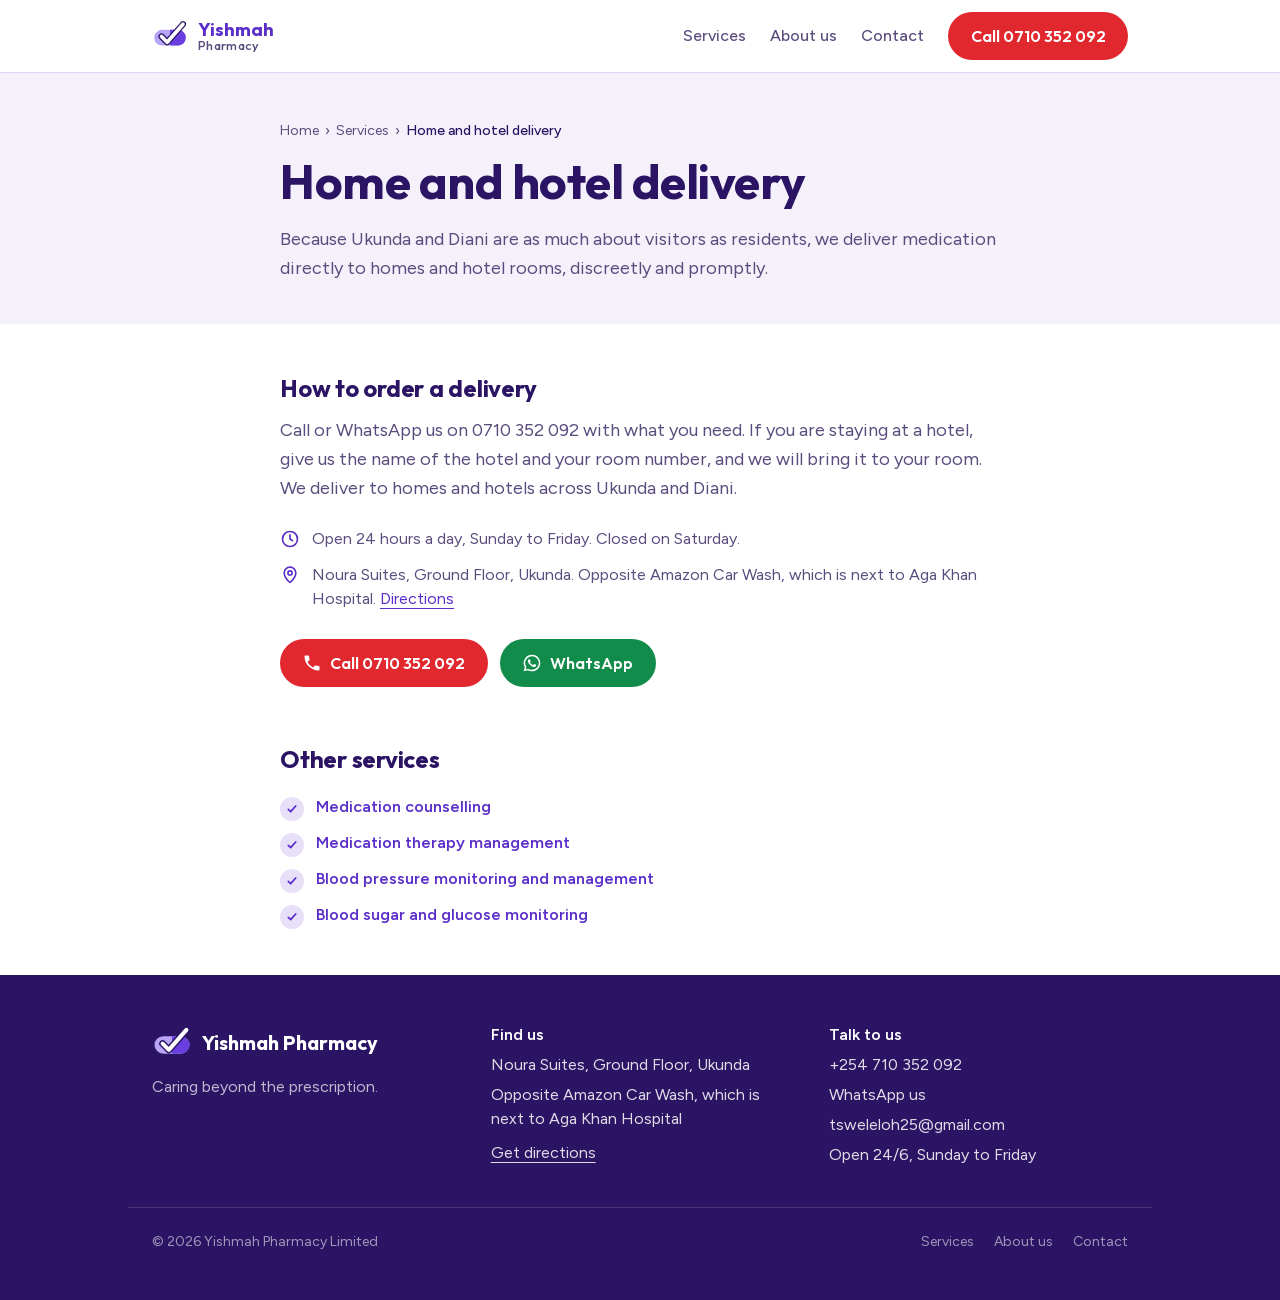
<file: services/delivery.html>
<!DOCTYPE html><!--TCVGYAqau4sh4xi65t_Ki--><html lang="en" class="outfit_9ab5612d-module__DFgRqa__variable figtree_aaa2bd5c-module__5DnV1W__variable"><head><meta charSet="utf-8"/><meta name="viewport" content="width=device-width, initial-scale=1"/><link rel="preload" href="/_next/static/media/1b99372b3eaef0c8-s.p.758e15a8.woff2" as="font" crossorigin="" type="font/woff2"/><link rel="preload" href="/_next/static/media/f7aa21714c1c53f8-s.p.e3544bb0.woff2" as="font" crossorigin="" type="font/woff2"/><link rel="stylesheet" href="/_next/static/chunks/93983f1632f1b4a1.css" data-precedence="next"/><link rel="preload" as="script" fetchPriority="low" href="/_next/static/chunks/e1d679caba8aaa66.js"/><script src="/_next/static/chunks/4c8a73fa9a568984.js" async=""></script><script src="/_next/static/chunks/1c64b19886203277.js" async=""></script><script src="/_next/static/chunks/c44ba29902c6819e.js" async=""></script><script src="/_next/static/chunks/turbopack-27e2cf467ea67dbc.js" async=""></script><script src="/_next/static/chunks/1964454f34f3a7ab.js" async=""></script><script src="/_next/static/chunks/6c33792a57a66467.js" async=""></script><script src="/_next/static/chunks/beefb697acdd731a.js" async=""></script><meta name="next-size-adjust" content=""/><meta name="theme-color" content="#5B2EC9"/><title>Pharmacy delivery to homes and hotels in Diani and Ukunda | Yishmah Pharmacy</title><meta name="description" content="Yishmah Pharmacy delivers medicine to homes and hotel rooms in Ukunda and Diani. Call or WhatsApp 0710 352 092 with your hotel and room number."/><link rel="manifest" href="/manifest.json"/><link rel="canonical" href="https://yishmapharmacy.co.ke/services/delivery"/><meta property="og:title" content="Pharmacy delivery to homes and hotels in Diani and Ukunda | Yishmah Pharmacy"/><meta property="og:description" content="Yishmah Pharmacy delivers medicine to homes and hotel rooms in Ukunda and Diani. Call or WhatsApp 0710 352 092 with your hotel and room number."/><meta property="og:url" content="https://yishmapharmacy.co.ke/services/delivery"/><meta property="og:site_name" content="Yishmah Pharmacy"/><meta property="og:locale" content="en_KE"/><meta property="og:image" content="https://yishmapharmacy.co.ke/og/services-delivery.png"/><meta property="og:image:secure_url" content="https://yishmapharmacy.co.ke/og/services-delivery.png"/><meta property="og:image:type" content="image/png"/><meta property="og:image:width" content="1200"/><meta property="og:image:height" content="630"/><meta property="og:image:alt" content="Medicine delivered to your hotel room in Diani"/><meta property="og:type" content="website"/><meta name="twitter:card" content="summary_large_image"/><meta name="twitter:title" content="Pharmacy delivery to homes and hotels in Diani and Ukunda | Yishmah Pharmacy"/><meta name="twitter:description" content="Yishmah Pharmacy delivers medicine to homes and hotel rooms in Ukunda and Diani. Call or WhatsApp 0710 352 092 with your hotel and room number."/><meta name="twitter:image" content="https://yishmapharmacy.co.ke/og/services-delivery.png"/><meta name="twitter:image:secure_url" content="https://yishmapharmacy.co.ke/og/services-delivery.png"/><meta name="twitter:image:type" content="image/png"/><meta name="twitter:image:width" content="1200"/><meta name="twitter:image:height" content="630"/><meta name="twitter:image:alt" content="Medicine delivered to your hotel room in Diani"/><link rel="icon" href="/favicon.svg" type="image/svg+xml"/><link rel="icon" href="/favicon.png" type="image/png" sizes="32x32"/><link rel="apple-touch-icon" href="/apple-touch-icon.png"/><script src="/_next/static/chunks/a6dad97d9634a72d.js" noModule=""></script></head><body class="min-h-screen"><div hidden=""><!--$--><!--/$--></div><script type="application/ld+json">{"@context":"https://schema.org","@type":"Pharmacy","@id":"https://yishmapharmacy.co.ke/#pharmacy","name":"Yishmah Pharmacy Limited","alternateName":"Yishmah Pharmacy","slogan":"Caring beyond the prescription","description":"Community pharmacy on the ground floor of Noura Suites, Ukunda, opposite Amazon Car Wash, which is next to Aga Khan Hospital. Open 24 hours, Sunday to Friday, with home and hotel delivery across Ukunda and Diani.","url":"https://yishmapharmacy.co.ke","logo":"https://yishmapharmacy.co.ke/icon-512.png","image":"https://yishmapharmacy.co.ke/og-image.png","telephone":"+254710352092","email":"tsweleloh25@gmail.com","hasMap":"https://www.google.com/maps/dir/?api=1&destination=-4.2852462,39.5747758","geo":{"@type":"GeoCoordinates","latitude":-4.2852462,"longitude":39.5747758},"address":{"@type":"PostalAddress","streetAddress":"Noura Suites, Ground Floor, Opposite Amazon Car Wash, which is next to Aga Khan Hospital","addressLocality":"Ukunda","addressRegion":"Kwale County","addressCountry":"KE"},"areaServed":[{"@type":"Place","name":"Ukunda"},{"@type":"Place","name":"Diani"}],"openingHoursSpecification":[{"@type":"OpeningHoursSpecification","dayOfWeek":["Sunday","Monday","Tuesday","Wednesday","Thursday","Friday"],"opens":"00:00","closes":"23:59"}],"hasOfferCatalog":{"@type":"OfferCatalog","name":"Pharmacy services","itemListElement":[{"@type":"Offer","itemOffered":{"@type":"Service","name":"Medication counselling","url":"https://yishmapharmacy.co.ke/services/counselling"}},{"@type":"Offer","itemOffered":{"@type":"Service","name":"Medication therapy management","url":"https://yishmapharmacy.co.ke/services/therapy-management"}},{"@type":"Offer","itemOffered":{"@type":"Service","name":"Blood pressure monitoring and management","url":"https://yishmapharmacy.co.ke/services/blood-pressure"}},{"@type":"Offer","itemOffered":{"@type":"Service","name":"Blood sugar and glucose monitoring","url":"https://yishmapharmacy.co.ke/services/blood-sugar"}},{"@type":"Offer","itemOffered":{"@type":"Service","name":"Home and hotel delivery","url":"https://yishmapharmacy.co.ke/services/delivery"}}]}}</script><script type="application/ld+json">{"@context":"https://schema.org","@type":"WebSite","@id":"https://yishmapharmacy.co.ke/#website","url":"https://yishmapharmacy.co.ke","name":"Yishmah Pharmacy","inLanguage":"en-KE","publisher":{"@id":"https://yishmapharmacy.co.ke/#pharmacy"}}</script><header class="sticky top-0 z-30 border-b border-[var(--color-line)] bg-white/95 backdrop-blur"><div class="mx-auto flex max-w-5xl items-center justify-between gap-4 px-4 py-3 sm:px-6"><a class="flex items-center gap-2.5" aria-label="Yishmah Pharmacy home" href="/"><svg viewBox="0 0 64 64" class="h-9 w-9 shrink-0" aria-hidden="true"><rect x="4" y="21" width="56" height="28" rx="14" fill="#B7A4F6"></rect><path d="M32 21h14a14 14 0 0 1 0 28H32z" fill="#6A3FE0"></path><path d="M17 33l10 10L55 11" fill="none" stroke="#2A1463" stroke-width="11" stroke-linecap="round" stroke-linejoin="round"></path><path d="M17 33l10 10L55 11" fill="none" stroke="#FFFFFF" stroke-width="6.5" stroke-linecap="round" stroke-linejoin="round"></path></svg><span class="font-[family-name:var(--font-display)] text-lg font-bold leading-none text-[var(--color-violet)]">Yishmah<span class="block text-[0.8rem] font-medium tracking-wide text-[var(--color-ink-soft)]">Pharmacy</span></span></a><nav class="hidden items-center gap-6 md:flex" aria-label="Main"><a class="font-medium text-[var(--color-ink-soft)] hover:text-[var(--color-violet)]" href="/services">Services</a><a class="font-medium text-[var(--color-ink-soft)] hover:text-[var(--color-violet)]" href="/about">About us</a><a class="font-medium text-[var(--color-ink-soft)] hover:text-[var(--color-violet)]" href="/contact">Contact</a><a href="tel:+254710352092" class="btn btn-call">Call <!-- -->0710 352 092</a></nav><nav class="flex items-center gap-4 text-[0.95rem] md:hidden" aria-label="Main"><a class="font-medium text-[var(--color-ink-soft)]" href="/services">Services</a><a class="font-medium text-[var(--color-ink-soft)]" href="/about">About</a><a class="font-medium text-[var(--color-ink-soft)]" href="/contact">Contact</a></nav></div></header><main><script type="application/ld+json">{"@context":"https://schema.org","@type":"Service","name":"Home and hotel delivery","description":"Because Ukunda and Diani are as much about visitors as residents, we deliver medication directly to homes and hotel rooms, discreetly and promptly.","url":"https://yishmapharmacy.co.ke/services/delivery","provider":{"@id":"https://yishmapharmacy.co.ke/#pharmacy"},"areaServed":["Ukunda","Diani"]}</script><section class="bg-[var(--color-lavender)]"><div class="mx-auto max-w-3xl px-4 pb-10 pt-8 sm:px-6 md:pt-12"><nav aria-label="Breadcrumb" class="mb-4 text-sm text-[var(--color-ink-soft)]"><script type="application/ld+json">{"@context":"https://schema.org","@type":"BreadcrumbList","itemListElement":[{"@type":"ListItem","position":1,"name":"Home","item":"https://yishmapharmacy.co.ke/"},{"@type":"ListItem","position":2,"name":"Services","item":"https://yishmapharmacy.co.ke/services"},{"@type":"ListItem","position":3,"name":"Home and hotel delivery","item":"https://yishmapharmacy.co.ke/services/delivery"}]}</script><ol class="flex flex-wrap items-center gap-1.5"><li class="flex items-center gap-1.5"><a class="hover:text-[var(--color-violet)] hover:underline" href="/">Home</a></li><li class="flex items-center gap-1.5"><span aria-hidden="true">›</span><a class="hover:text-[var(--color-violet)] hover:underline" href="/services">Services</a></li><li class="flex items-center gap-1.5"><span aria-hidden="true">›</span><span aria-current="page" class="font-medium text-[var(--color-ink)]">Home and hotel delivery</span></li></ol></nav><h1 class="text-4xl font-bold sm:text-5xl">Home and hotel delivery</h1><p class="mt-5 text-lg leading-relaxed text-[var(--color-ink-soft)]">Because Ukunda and Diani are as much about visitors as residents, we deliver medication directly to homes and hotel rooms, discreetly and promptly.</p></div></section><section class="mx-auto max-w-3xl px-4 py-12 sm:px-6"><h2 class="text-2xl font-bold">How to order a delivery</h2><p class="mt-3 text-lg leading-relaxed text-[var(--color-ink-soft)]">Call or WhatsApp us on <!-- -->0710 352 092<!-- --> with what you need. If you are staying at a hotel, give us the name of the hotel and your room number, and we will bring it to your room. We deliver to homes and hotels across Ukunda and Diani.</p><ul class="mt-6 space-y-3 text-[var(--color-ink-soft)]"><li class="flex gap-3"><svg viewBox="0 0 24 24" class="mt-0.5 h-5 w-5 shrink-0 text-[var(--color-violet)]" fill="none" stroke="currentColor" stroke-width="2" stroke-linecap="round" aria-hidden="true"><circle cx="12" cy="12" r="9"></circle><path d="M12 7v5l3 2"></path></svg>Open 24 hours a day, Sunday to Friday. Closed on Saturday.</li><li class="flex gap-3"><svg viewBox="0 0 24 24" class="mt-0.5 h-5 w-5 shrink-0 text-[var(--color-violet)]" fill="none" stroke="currentColor" stroke-width="2" stroke-linecap="round" stroke-linejoin="round" aria-hidden="true"><path d="M12 21s-7-6.2-7-11.5a7 7 0 0 1 14 0C19 14.8 12 21 12 21z"></path><circle cx="12" cy="9.5" r="2.5"></circle></svg><span>Noura Suites, Ground Floor<!-- -->, Ukunda. <!-- -->Opposite Amazon Car Wash, which is next to Aga Khan Hospital<!-- -->.<!-- --> <a href="https://www.google.com/maps/dir/?api=1&amp;destination=-4.2852462,39.5747758" class="text-[var(--color-violet)] underline underline-offset-4" target="_blank" rel="noopener">Directions</a></span></li></ul><div class="mt-7 flex flex-col gap-3 sm:flex-row"><a href="tel:+254710352092" class="btn btn-call"><svg viewBox="0 0 24 24" class="h-5 w-5 shrink-0" fill="currentColor" aria-hidden="true"><path d="M6.6 10.8a15.2 15.2 0 0 0 6.6 6.6l2.2-2.2a1 1 0 0 1 1-.25 11.4 11.4 0 0 0 3.6.57 1 1 0 0 1 1 1V20a1 1 0 0 1-1 1A17 17 0 0 1 3 4a1 1 0 0 1 1-1h3.5a1 1 0 0 1 1 1c0 1.25.2 2.45.57 3.57a1 1 0 0 1-.25 1z"></path></svg> Call <!-- -->0710 352 092</a><a href="https://wa.me/254710352092?text=Hello%20Yishmah%20Pharmacy%2C%20" class="btn bg-[var(--color-whatsapp)] text-white" target="_blank" rel="noopener"><svg viewBox="0 0 24 24" class="h-5 w-5 shrink-0" fill="currentColor" aria-hidden="true"><path d="M12 2a10 10 0 0 0-8.6 15.1L2 22l5-1.3A10 10 0 1 0 12 2zm0 18.2a8.2 8.2 0 0 1-4.2-1.15l-.3-.18-3 .78.8-2.9-.2-.3A8.2 8.2 0 1 1 12 20.2zm4.5-6.1c-.25-.12-1.46-.72-1.69-.8-.23-.08-.39-.12-.55.12-.17.25-.64.8-.78.97-.14.16-.29.18-.54.06a6.7 6.7 0 0 1-3.34-2.92c-.25-.43.25-.4.72-1.34.08-.16.04-.3-.02-.42l-.75-1.8c-.2-.48-.4-.41-.55-.42h-.47a.9.9 0 0 0-.65.3 2.73 2.73 0 0 0-.85 2.03 4.74 4.74 0 0 0 1 2.52 10.8 10.8 0 0 0 4.14 3.66c1.54.66 2.14.72 2.91.6.47-.07 1.46-.6 1.66-1.17.2-.58.2-1.07.14-1.17-.06-.1-.22-.16-.47-.28z"></path></svg> WhatsApp</a></div><h2 class="mt-14 text-2xl font-bold">Other services</h2><ul class="check-list mt-5 space-y-3"><li><a class="font-semibold text-[var(--color-violet)] hover:underline" href="/services/counselling">Medication counselling</a></li><li><a class="font-semibold text-[var(--color-violet)] hover:underline" href="/services/therapy-management">Medication therapy management</a></li><li><a class="font-semibold text-[var(--color-violet)] hover:underline" href="/services/blood-pressure">Blood pressure monitoring and management</a></li><li><a class="font-semibold text-[var(--color-violet)] hover:underline" href="/services/blood-sugar">Blood sugar and glucose monitoring</a></li></ul></section><!--$--><!--/$--></main><footer class="bg-[var(--color-ink)] pb-28 pt-12 text-white/85 md:pb-12"><div class="mx-auto grid max-w-5xl gap-10 px-4 sm:px-6 md:grid-cols-3"><div><div class="flex items-center gap-2.5"><svg viewBox="0 0 64 64" class="h-10 w-10" aria-hidden="true"><rect x="4" y="21" width="56" height="28" rx="14" fill="#B7A4F6"></rect><path d="M32 21h14a14 14 0 0 1 0 28H32z" fill="#6A3FE0"></path><path d="M17 33l10 10L55 11" fill="none" stroke="#2A1463" stroke-width="11" stroke-linecap="round" stroke-linejoin="round"></path><path d="M17 33l10 10L55 11" fill="none" stroke="#FFFFFF" stroke-width="6.5" stroke-linecap="round" stroke-linejoin="round"></path></svg><span class="font-[family-name:var(--font-display)] text-xl font-bold text-white">Yishmah Pharmacy</span></div><p class="mt-3 text-white/70">Caring beyond the prescription<!-- -->.</p></div><div class="space-y-1.5"><p class="font-semibold text-white">Find us</p><p>Noura Suites, Ground Floor<!-- -->, Ukunda</p><p>Opposite Amazon Car Wash, which is next to Aga Khan Hospital</p><a href="https://www.google.com/maps/dir/?api=1&amp;destination=-4.2852462,39.5747758" class="inline-block pt-1 underline underline-offset-4" target="_blank" rel="noopener">Get directions</a></div><div class="space-y-1.5"><p class="font-semibold text-white">Talk to us</p><p><a href="tel:+254710352092" class="underline-offset-4 hover:underline">+254 710 352 092</a></p><p><a href="https://wa.me/254710352092?text=Hello%20Yishmah%20Pharmacy%2C%20" class="underline-offset-4 hover:underline" target="_blank" rel="noopener">WhatsApp us</a></p><p><a href="mailto:tsweleloh25@gmail.com" class="break-all underline-offset-4 hover:underline">tsweleloh25@gmail.com</a></p><p>Open 24/6, Sunday to Friday</p></div></div><div class="mx-auto mt-10 flex max-w-5xl flex-wrap items-center justify-between gap-4 border-t border-white/15 px-4 pt-6 text-sm text-white/55 sm:px-6"><p>© <!-- -->2026<!-- --> <!-- -->Yishmah Pharmacy Limited</p><nav class="flex gap-5" aria-label="Footer"><a class="hover:text-white" href="/services">Services</a><a class="hover:text-white" href="/about">About us</a><a class="hover:text-white" href="/contact">Contact</a></nav></div></footer><div class="fixed inset-x-0 bottom-0 z-40 border-t border-[var(--color-line)] bg-white/95 px-3 pb-[max(0.6rem,env(safe-area-inset-bottom))] pt-2.5 backdrop-blur md:hidden"><div class="grid grid-cols-2 gap-2.5"><a href="tel:+254710352092" class="btn btn-call w-full"><svg viewBox="0 0 24 24" class="h-5 w-5 shrink-0" fill="currentColor" aria-hidden="true"><path d="M6.6 10.8a15.2 15.2 0 0 0 6.6 6.6l2.2-2.2a1 1 0 0 1 1-.25 11.4 11.4 0 0 0 3.6.57 1 1 0 0 1 1 1V20a1 1 0 0 1-1 1A17 17 0 0 1 3 4a1 1 0 0 1 1-1h3.5a1 1 0 0 1 1 1c0 1.25.2 2.45.57 3.57a1 1 0 0 1-.25 1z"></path></svg> Call</a><a href="https://wa.me/254710352092?text=Hello%20Yishmah%20Pharmacy%2C%20" class="btn w-full bg-[var(--color-whatsapp)] text-white" target="_blank" rel="noopener"><svg viewBox="0 0 24 24" class="h-5 w-5 shrink-0" fill="currentColor" aria-hidden="true"><path d="M12 2a10 10 0 0 0-8.6 15.1L2 22l5-1.3A10 10 0 1 0 12 2zm0 18.2a8.2 8.2 0 0 1-4.2-1.15l-.3-.18-3 .78.8-2.9-.2-.3A8.2 8.2 0 1 1 12 20.2zm4.5-6.1c-.25-.12-1.46-.72-1.69-.8-.23-.08-.39-.12-.55.12-.17.25-.64.8-.78.97-.14.16-.29.18-.54.06a6.7 6.7 0 0 1-3.34-2.92c-.25-.43.25-.4.72-1.34.08-.16.04-.3-.02-.42l-.75-1.8c-.2-.48-.4-.41-.55-.42h-.47a.9.9 0 0 0-.65.3 2.73 2.73 0 0 0-.85 2.03 4.74 4.74 0 0 0 1 2.52 10.8 10.8 0 0 0 4.14 3.66c1.54.66 2.14.72 2.91.6.47-.07 1.46-.6 1.66-1.17.2-.58.2-1.07.14-1.17-.06-.1-.22-.16-.47-.28z"></path></svg> WhatsApp</a></div></div><script src="/_next/static/chunks/e1d679caba8aaa66.js" id="_R_" async=""></script><script>(self.__next_f=self.__next_f||[]).push([0])</script><script>self.__next_f.push([1,"1:\"$Sreact.fragment\"\n3:I[74426,[\"/_next/static/chunks/1964454f34f3a7ab.js\"],\"\"]\nf:I[60374,[\"/_next/static/chunks/6c33792a57a66467.js\",\"/_next/static/chunks/beefb697acdd731a.js\"],\"default\"]\n:HL[\"/_next/static/chunks/93983f1632f1b4a1.css\",\"style\"]\n:HL[\"/_next/static/media/1b99372b3eaef0c8-s.p.758e15a8.woff2\",\"font\",{\"crossOrigin\":\"\",\"type\":\"font/woff2\"}]\n:HL[\"/_next/static/media/f7aa21714c1c53f8-s.p.e3544bb0.woff2\",\"font\",{\"crossOrigin\":\"\",\"type\":\"font/woff2\"}]\n2:T84e,"])</script><script>self.__next_f.push([1,"{\"@context\":\"https://schema.org\",\"@type\":\"Pharmacy\",\"@id\":\"https://yishmapharmacy.co.ke/#pharmacy\",\"name\":\"Yishmah Pharmacy Limited\",\"alternateName\":\"Yishmah Pharmacy\",\"slogan\":\"Caring beyond the prescription\",\"description\":\"Community pharmacy on the ground floor of Noura Suites, Ukunda, opposite Amazon Car Wash, which is next to Aga Khan Hospital. Open 24 hours, Sunday to Friday, with home and hotel delivery across Ukunda and Diani.\",\"url\":\"https://yishmapharmacy.co.ke\",\"logo\":\"https://yishmapharmacy.co.ke/icon-512.png\",\"image\":\"https://yishmapharmacy.co.ke/og-image.png\",\"telephone\":\"+254710352092\",\"email\":\"tsweleloh25@gmail.com\",\"hasMap\":\"https://www.google.com/maps/dir/?api=1\u0026destination=-4.2852462,39.5747758\",\"geo\":{\"@type\":\"GeoCoordinates\",\"latitude\":-4.2852462,\"longitude\":39.5747758},\"address\":{\"@type\":\"PostalAddress\",\"streetAddress\":\"Noura Suites, Ground Floor, Opposite Amazon Car Wash, which is next to Aga Khan Hospital\",\"addressLocality\":\"Ukunda\",\"addressRegion\":\"Kwale County\",\"addressCountry\":\"KE\"},\"areaServed\":[{\"@type\":\"Place\",\"name\":\"Ukunda\"},{\"@type\":\"Place\",\"name\":\"Diani\"}],\"openingHoursSpecification\":[{\"@type\":\"OpeningHoursSpecification\",\"dayOfWeek\":[\"Sunday\",\"Monday\",\"Tuesday\",\"Wednesday\",\"Thursday\",\"Friday\"],\"opens\":\"00:00\",\"closes\":\"23:59\"}],\"hasOfferCatalog\":{\"@type\":\"OfferCatalog\",\"name\":\"Pharmacy services\",\"itemListElement\":[{\"@type\":\"Offer\",\"itemOffered\":{\"@type\":\"Service\",\"name\":\"Medication counselling\",\"url\":\"https://yishmapharmacy.co.ke/services/counselling\"}},{\"@type\":\"Offer\",\"itemOffered\":{\"@type\":\"Service\",\"name\":\"Medication therapy management\",\"url\":\"https://yishmapharmacy.co.ke/services/therapy-management\"}},{\"@type\":\"Offer\",\"itemOffered\":{\"@type\":\"Service\",\"name\":\"Blood pressure monitoring and management\",\"url\":\"https://yishmapharmacy.co.ke/services/blood-pressure\"}},{\"@type\":\"Offer\",\"itemOffered\":{\"@type\":\"Service\",\"name\":\"Blood sugar and glucose monitoring\",\"url\":\"https://yishmapharmacy.co.ke/services/blood-sugar\"}},{\"@type\":\"Offer\",\"itemOffered\":{\"@type\":\"Service\",\"name\":\"Home and hotel delivery\",\"url\":\"https://yishmapharmacy.co.ke/services/delivery\"}}]}}"])</script><script>self.__next_f.push([1,"0:{\"P\":null,\"b\":\"TCVGYAqau4sh4xi65t_Ki\",\"c\":[\"\",\"services\",\"delivery\"],\"q\":\"\",\"i\":false,\"f\":[[[\"\",{\"children\":[\"services\",{\"children\":[[\"id\",\"delivery\",\"d\"],{\"children\":[\"__PAGE__\",{}]}]}]},\"$undefined\",\"$undefined\",true],[[\"$\",\"$1\",\"c\",{\"children\":[[[\"$\",\"link\",\"0\",{\"rel\":\"stylesheet\",\"href\":\"/_next/static/chunks/93983f1632f1b4a1.css\",\"precedence\":\"next\",\"crossOrigin\":\"$undefined\",\"nonce\":\"$undefined\"}],[\"$\",\"script\",\"script-0\",{\"src\":\"/_next/static/chunks/1964454f34f3a7ab.js\",\"async\":true,\"nonce\":\"$undefined\"}]],[\"$\",\"html\",null,{\"lang\":\"en\",\"className\":\"outfit_9ab5612d-module__DFgRqa__variable figtree_aaa2bd5c-module__5DnV1W__variable\",\"children\":[\"$\",\"body\",null,{\"className\":\"min-h-screen\",\"children\":[[\"$\",\"script\",null,{\"type\":\"application/ld+json\",\"dangerouslySetInnerHTML\":{\"__html\":\"$2\"}}],[\"$\",\"script\",null,{\"type\":\"application/ld+json\",\"dangerouslySetInnerHTML\":{\"__html\":\"{\\\"@context\\\":\\\"https://schema.org\\\",\\\"@type\\\":\\\"WebSite\\\",\\\"@id\\\":\\\"https://yishmapharmacy.co.ke/#website\\\",\\\"url\\\":\\\"https://yishmapharmacy.co.ke\\\",\\\"name\\\":\\\"Yishmah Pharmacy\\\",\\\"inLanguage\\\":\\\"en-KE\\\",\\\"publisher\\\":{\\\"@id\\\":\\\"https://yishmapharmacy.co.ke/#pharmacy\\\"}}\"}}],[\"$\",\"header\",null,{\"className\":\"sticky top-0 z-30 border-b border-[var(--color-line)] bg-white/95 backdrop-blur\",\"children\":[\"$\",\"div\",null,{\"className\":\"mx-auto flex max-w-5xl items-center justify-between gap-4 px-4 py-3 sm:px-6\",\"children\":[[\"$\",\"$L3\",null,{\"href\":\"/\",\"className\":\"flex items-center gap-2.5\",\"aria-label\":\"Yishmah Pharmacy home\",\"children\":[\"$L4\",\"$L5\"]}],\"$L6\",\"$L7\"]}]}],\"$L8\",\"$L9\",\"$La\"]}]}]]}],{\"children\":[\"$Lb\",{\"children\":[\"$Lc\",{\"children\":[\"$Ld\",{},null,false,false]},null,false,false]},null,false,false]},null,false,false],\"$Le\",false]],\"m\":\"$undefined\",\"G\":[\"$f\",[]],\"S\":true}\n"])</script><script>self.__next_f.push([1,"10:I[92322,[\"/_next/static/chunks/6c33792a57a66467.js\",\"/_next/static/chunks/beefb697acdd731a.js\"],\"default\"]\n11:I[81409,[\"/_next/static/chunks/6c33792a57a66467.js\",\"/_next/static/chunks/beefb697acdd731a.js\"],\"default\"]\n13:I[19091,[\"/_next/static/chunks/6c33792a57a66467.js\",\"/_next/static/chunks/beefb697acdd731a.js\"],\"OutletBoundary\"]\n14:\"$Sreact.suspense\"\n16:I[19091,[\"/_next/static/chunks/6c33792a57a66467.js\",\"/_next/static/chunks/beefb697acdd731a.js\"],\"ViewportBoundary\"]\n18:I[19091,[\"/_next/static/chunks/6c33792a57a66467.js\",\"/_next/static/chunks/beefb697acdd731a.js\"],\"MetadataBoundary\"]\n4:[\"$\",\"svg\",null,{\"viewBox\":\"0 0 64 64\",\"className\":\"h-9 w-9 shrink-0\",\"aria-hidden\":\"true\",\"children\":[[\"$\",\"rect\",null,{\"x\":\"4\",\"y\":\"21\",\"width\":\"56\",\"height\":\"28\",\"rx\":\"14\",\"fill\":\"#B7A4F6\"}],[\"$\",\"path\",null,{\"d\":\"M32 21h14a14 14 0 0 1 0 28H32z\",\"fill\":\"#6A3FE0\"}],[\"$\",\"path\",null,{\"d\":\"M17 33l10 10L55 11\",\"fill\":\"none\",\"stroke\":\"#2A1463\",\"strokeWidth\":\"11\",\"strokeLinecap\":\"round\",\"strokeLinejoin\":\"round\"}],[\"$\",\"path\",null,{\"d\":\"M17 33l10 10L55 11\",\"fill\":\"none\",\"stroke\":\"#FFFFFF\",\"strokeWidth\":\"6.5\",\"strokeLinecap\":\"round\",\"strokeLinejoin\":\"round\"}]]}]\n5:[\"$\",\"span\",null,{\"className\":\"font-[family-name:var(--font-display)] text-lg font-bold leading-none text-[var(--color-violet)]\",\"children\":[\"Yishmah\",[\"$\",\"span\",null,{\"className\":\"block text-[0.8rem] font-medium tracking-wide text-[var(--color-ink-soft)]\",\"children\":\"Pharmacy\"}]]}]\n6:[\"$\",\"nav\",null,{\"className\":\"hidden items-center gap-6 md:flex\",\"aria-label\":\"Main\",\"children\":[[[\"$\",\"$L3\",\"/services\",{\"href\":\"/services\",\"className\":\"font-medium text-[var(--color-ink-soft)] hover:text-[var(--color-violet)]\",\"children\":\"Services\"}],[\"$\",\"$L3\",\"/about\",{\"href\":\"/about\",\"className\":\"font-medium text-[var(--color-ink-soft)] hover:text-[var(--color-violet)]\",\"children\":\"About us\"}],[\"$\",\"$L3\",\"/contact\",{\"href\":\"/contact\",\"className\":\"font-medium text-[var(--color-ink-soft)] hover:text-[var(--color-violet)]\",\"children\":\"Contact\"}]],[\"$\",\"a\",null,{\"href\":\"tel:+254710352092\",\"className\":\"btn btn-call\",\"children\":[\"Call \",\"0710 352 092\"]}]]}]\n7:[\"$\",\"nav\",null,{\"className\":\"flex items-center gap-4 text-[0.95rem] md:hidden\",\"aria-label\":\"Main\",\"children\":[[\"$\",\"$L3\",\"/services\",{\"href\":\"/services\",\"className\":\"font-medium text-[var(--color-ink-soft)]\",\"children\":\"Services\"}],[\"$\",\"$L3\",\"/about\",{\"href\":\"/about\",\"className\":\"font-medium text-[var(--color-ink-soft)]\",\"children\":\"About\"}],[\"$\",\"$L3\",\"/contact\",{\"href\":\"/contact\",\"className\":\"font-medium text-[var(--color-ink-soft)]\",\"children\":\"Contact\"}]]}]\n8:[\"$\",\"main\",null,{\"children\":[\"$\",\"$L10\",null,{\"parallelRouterKey\":\"children\",\"error\":\"$undefined\",\"errorStyles\":\"$undefined\",\"errorScripts\":\"$undefined\",\"template\":[\"$\",\"$L11\",null,{}],\"templateStyles\":\"$undefined\",\"templateScripts\":\"$undefined\",\"notFound\":[[\"$\",\"section\",null,{\"className\":\"mx-auto max-w-2xl px-4 py-24 text-center sm:px-6\",\"children\":[[\"$\",\"h1\",null,{\"className\":\"text-4xl font-bold\",\"children\":\"We couldn't find that page\"}],[\"$\",\"p\",null,{\"className\":\"mt-4 text-lg text-[var(--color-ink-soft)]\",\"children\":[\"Go back to the home page, or call us on \",\"0710 352 092\",\".\"]}],[\"$\",\"div\",null,{\"className\":\"mt-8 flex flex-col justify-center gap-3 sm:flex-row\",\"children\":[[\"$\",\"$L3\",null,{\"href\":\"/\",\"className\":\"btn btn-primary\",\"children\":\"Home page\"}],[\"$\",\"a\",null,{\"href\":\"tel:+254710352092\",\"className\":\"btn btn-call\",\"children\":[\"Call \",\"0710 352 092\"]}]]}]]}],[]],\"forbidden\":\"$undefined\",\"unauthorized\":\"$undefined\"}]}]\n"])</script><script>self.__next_f.push([1,"9:[\"$\",\"footer\",null,{\"className\":\"bg-[var(--color-ink)] pb-28 pt-12 text-white/85 md:pb-12\",\"children\":[[\"$\",\"div\",null,{\"className\":\"mx-auto grid max-w-5xl gap-10 px-4 sm:px-6 md:grid-cols-3\",\"children\":[[\"$\",\"div\",null,{\"children\":[[\"$\",\"div\",null,{\"className\":\"flex items-center gap-2.5\",\"children\":[[\"$\",\"svg\",null,{\"viewBox\":\"0 0 64 64\",\"className\":\"h-10 w-10\",\"aria-hidden\":\"true\",\"children\":[[\"$\",\"rect\",null,{\"x\":\"4\",\"y\":\"21\",\"width\":\"56\",\"height\":\"28\",\"rx\":\"14\",\"fill\":\"#B7A4F6\"}],[\"$\",\"path\",null,{\"d\":\"M32 21h14a14 14 0 0 1 0 28H32z\",\"fill\":\"#6A3FE0\"}],[\"$\",\"path\",null,{\"d\":\"M17 33l10 10L55 11\",\"fill\":\"none\",\"stroke\":\"#2A1463\",\"strokeWidth\":\"11\",\"strokeLinecap\":\"round\",\"strokeLinejoin\":\"round\"}],[\"$\",\"path\",null,{\"d\":\"M17 33l10 10L55 11\",\"fill\":\"none\",\"stroke\":\"#FFFFFF\",\"strokeWidth\":\"6.5\",\"strokeLinecap\":\"round\",\"strokeLinejoin\":\"round\"}]]}],[\"$\",\"span\",null,{\"className\":\"font-[family-name:var(--font-display)] text-xl font-bold text-white\",\"children\":\"Yishmah Pharmacy\"}]]}],[\"$\",\"p\",null,{\"className\":\"mt-3 text-white/70\",\"children\":[\"Caring beyond the prescription\",\".\"]}]]}],[\"$\",\"div\",null,{\"className\":\"space-y-1.5\",\"children\":[[\"$\",\"p\",null,{\"className\":\"font-semibold text-white\",\"children\":\"Find us\"}],[\"$\",\"p\",null,{\"children\":[\"Noura Suites, Ground Floor\",\", Ukunda\"]}],[\"$\",\"p\",null,{\"children\":\"Opposite Amazon Car Wash, which is next to Aga Khan Hospital\"}],[\"$\",\"a\",null,{\"href\":\"https://www.google.com/maps/dir/?api=1\u0026destination=-4.2852462,39.5747758\",\"className\":\"inline-block pt-1 underline underline-offset-4\",\"target\":\"_blank\",\"rel\":\"noopener\",\"children\":\"Get directions\"}]]}],[\"$\",\"div\",null,{\"className\":\"space-y-1.5\",\"children\":[[\"$\",\"p\",null,{\"className\":\"font-semibold text-white\",\"children\":\"Talk to us\"}],[\"$\",\"p\",null,{\"children\":[\"$\",\"a\",null,{\"href\":\"tel:+254710352092\",\"className\":\"underline-offset-4 hover:underline\",\"children\":\"+254 710 352 092\"}]}],[\"$\",\"p\",null,{\"children\":[\"$\",\"a\",null,{\"href\":\"https://wa.me/254710352092?text=Hello%20Yishmah%20Pharmacy%2C%20\",\"className\":\"underline-offset-4 hover:underline\",\"target\":\"_blank\",\"rel\":\"noopener\",\"children\":\"WhatsApp us\"}]}],[\"$\",\"p\",null,{\"children\":[\"$\",\"a\",null,{\"href\":\"mailto:tsweleloh25@gmail.com\",\"className\":\"break-all underline-offset-4 hover:underline\",\"children\":\"tsweleloh25@gmail.com\"}]}],[\"$\",\"p\",null,{\"children\":\"Open 24/6, Sunday to Friday\"}]]}]]}],[\"$\",\"div\",null,{\"className\":\"mx-auto mt-10 flex max-w-5xl flex-wrap items-center justify-between gap-4 border-t border-white/15 px-4 pt-6 text-sm text-white/55 sm:px-6\",\"children\":[[\"$\",\"p\",null,{\"children\":[\"© \",2026,\" \",\"Yishmah Pharmacy Limited\"]}],[\"$\",\"nav\",null,{\"className\":\"flex gap-5\",\"aria-label\":\"Footer\",\"children\":[[\"$\",\"$L3\",\"/services\",{\"href\":\"/services\",\"className\":\"hover:text-white\",\"children\":\"Services\"}],[\"$\",\"$L3\",\"/about\",{\"href\":\"/about\",\"className\":\"hover:text-white\",\"children\":\"About us\"}],[\"$\",\"$L3\",\"/contact\",{\"href\":\"/contact\",\"className\":\"hover:text-white\",\"children\":\"Contact\"}]]}]]}]]}]\n"])</script><script>self.__next_f.push([1,"a:[\"$\",\"div\",null,{\"className\":\"fixed inset-x-0 bottom-0 z-40 border-t border-[var(--color-line)] bg-white/95 px-3 pb-[max(0.6rem,env(safe-area-inset-bottom))] pt-2.5 backdrop-blur md:hidden\",\"children\":[\"$\",\"div\",null,{\"className\":\"grid grid-cols-2 gap-2.5\",\"children\":[[\"$\",\"a\",null,{\"href\":\"tel:+254710352092\",\"className\":\"btn btn-call w-full\",\"children\":[[\"$\",\"svg\",null,{\"viewBox\":\"0 0 24 24\",\"className\":\"h-5 w-5 shrink-0\",\"fill\":\"currentColor\",\"aria-hidden\":\"true\",\"children\":[\"$\",\"path\",null,{\"d\":\"M6.6 10.8a15.2 15.2 0 0 0 6.6 6.6l2.2-2.2a1 1 0 0 1 1-.25 11.4 11.4 0 0 0 3.6.57 1 1 0 0 1 1 1V20a1 1 0 0 1-1 1A17 17 0 0 1 3 4a1 1 0 0 1 1-1h3.5a1 1 0 0 1 1 1c0 1.25.2 2.45.57 3.57a1 1 0 0 1-.25 1z\"}]}],\" Call\"]}],[\"$\",\"a\",null,{\"href\":\"https://wa.me/254710352092?text=Hello%20Yishmah%20Pharmacy%2C%20\",\"className\":\"btn w-full bg-[var(--color-whatsapp)] text-white\",\"target\":\"_blank\",\"rel\":\"noopener\",\"children\":[[\"$\",\"svg\",null,{\"viewBox\":\"0 0 24 24\",\"className\":\"h-5 w-5 shrink-0\",\"fill\":\"currentColor\",\"aria-hidden\":\"true\",\"children\":[\"$\",\"path\",null,{\"d\":\"M12 2a10 10 0 0 0-8.6 15.1L2 22l5-1.3A10 10 0 1 0 12 2zm0 18.2a8.2 8.2 0 0 1-4.2-1.15l-.3-.18-3 .78.8-2.9-.2-.3A8.2 8.2 0 1 1 12 20.2zm4.5-6.1c-.25-.12-1.46-.72-1.69-.8-.23-.08-.39-.12-.55.12-.17.25-.64.8-.78.97-.14.16-.29.18-.54.06a6.7 6.7 0 0 1-3.34-2.92c-.25-.43.25-.4.72-1.34.08-.16.04-.3-.02-.42l-.75-1.8c-.2-.48-.4-.41-.55-.42h-.47a.9.9 0 0 0-.65.3 2.73 2.73 0 0 0-.85 2.03 4.74 4.74 0 0 0 1 2.52 10.8 10.8 0 0 0 4.14 3.66c1.54.66 2.14.72 2.91.6.47-.07 1.46-.6 1.66-1.17.2-.58.2-1.07.14-1.17-.06-.1-.22-.16-.47-.28z\"}]}],\" WhatsApp\"]}]]}]}]\n"])</script><script>self.__next_f.push([1,"b:[\"$\",\"$1\",\"c\",{\"children\":[null,[\"$\",\"$L10\",null,{\"parallelRouterKey\":\"children\",\"error\":\"$undefined\",\"errorStyles\":\"$undefined\",\"errorScripts\":\"$undefined\",\"template\":[\"$\",\"$L11\",null,{}],\"templateStyles\":\"$undefined\",\"templateScripts\":\"$undefined\",\"notFound\":\"$undefined\",\"forbidden\":\"$undefined\",\"unauthorized\":\"$undefined\"}]]}]\nc:[\"$\",\"$1\",\"c\",{\"children\":[null,[\"$\",\"$L10\",null,{\"parallelRouterKey\":\"children\",\"error\":\"$undefined\",\"errorStyles\":\"$undefined\",\"errorScripts\":\"$undefined\",\"template\":[\"$\",\"$L11\",null,{}],\"templateStyles\":\"$undefined\",\"templateScripts\":\"$undefined\",\"notFound\":\"$undefined\",\"forbidden\":\"$undefined\",\"unauthorized\":\"$undefined\"}]]}]\nd:[\"$\",\"$1\",\"c\",{\"children\":[\"$L12\",null,[\"$\",\"$L13\",null,{\"children\":[\"$\",\"$14\",null,{\"name\":\"Next.MetadataOutlet\",\"children\":\"$@15\"}]}]]}]\ne:[\"$\",\"$1\",\"h\",{\"children\":[null,[\"$\",\"$L16\",null,{\"children\":\"$@17\"}],[\"$\",\"div\",null,{\"hidden\":true,\"children\":[\"$\",\"$L18\",null,{\"children\":[\"$\",\"$14\",null,{\"name\":\"Next.Metadata\",\"children\":\"$@19\"}]}]}],[\"$\",\"meta\",null,{\"name\":\"next-size-adjust\",\"content\":\"\"}]]}]\n"])</script><script>self.__next_f.push([1,"12:[[\"$\",\"script\",null,{\"type\":\"application/ld+json\",\"dangerouslySetInnerHTML\":{\"__html\":\"{\\\"@context\\\":\\\"https://schema.org\\\",\\\"@type\\\":\\\"Service\\\",\\\"name\\\":\\\"Home and hotel delivery\\\",\\\"description\\\":\\\"Because Ukunda and Diani are as much about visitors as residents, we deliver medication directly to homes and hotel rooms, discreetly and promptly.\\\",\\\"url\\\":\\\"https://yishmapharmacy.co.ke/services/delivery\\\",\\\"provider\\\":{\\\"@id\\\":\\\"https://yishmapharmacy.co.ke/#pharmacy\\\"},\\\"areaServed\\\":[\\\"Ukunda\\\",\\\"Diani\\\"]}\"}}],[\"$\",\"section\",null,{\"className\":\"bg-[var(--color-lavender)]\",\"children\":[\"$\",\"div\",null,{\"className\":\"mx-auto max-w-3xl px-4 pb-10 pt-8 sm:px-6 md:pt-12\",\"children\":[[\"$\",\"nav\",null,{\"aria-label\":\"Breadcrumb\",\"className\":\"mb-4 text-sm text-[var(--color-ink-soft)]\",\"children\":[[\"$\",\"script\",null,{\"type\":\"application/ld+json\",\"dangerouslySetInnerHTML\":{\"__html\":\"{\\\"@context\\\":\\\"https://schema.org\\\",\\\"@type\\\":\\\"BreadcrumbList\\\",\\\"itemListElement\\\":[{\\\"@type\\\":\\\"ListItem\\\",\\\"position\\\":1,\\\"name\\\":\\\"Home\\\",\\\"item\\\":\\\"https://yishmapharmacy.co.ke/\\\"},{\\\"@type\\\":\\\"ListItem\\\",\\\"position\\\":2,\\\"name\\\":\\\"Services\\\",\\\"item\\\":\\\"https://yishmapharmacy.co.ke/services\\\"},{\\\"@type\\\":\\\"ListItem\\\",\\\"position\\\":3,\\\"name\\\":\\\"Home and hotel delivery\\\",\\\"item\\\":\\\"https://yishmapharmacy.co.ke/services/delivery\\\"}]}\"}}],[\"$\",\"ol\",null,{\"className\":\"flex flex-wrap items-center gap-1.5\",\"children\":[[\"$\",\"li\",\"/\",{\"className\":\"flex items-center gap-1.5\",\"children\":[false,[\"$\",\"$L3\",null,{\"href\":\"/\",\"className\":\"hover:text-[var(--color-violet)] hover:underline\",\"children\":\"Home\"}]]}],[\"$\",\"li\",\"/services\",{\"className\":\"flex items-center gap-1.5\",\"children\":[[\"$\",\"span\",null,{\"aria-hidden\":\"true\",\"children\":\"›\"}],[\"$\",\"$L3\",null,{\"href\":\"/services\",\"className\":\"hover:text-[var(--color-violet)] hover:underline\",\"children\":\"Services\"}]]}],[\"$\",\"li\",\"/services/delivery\",{\"className\":\"flex items-center gap-1.5\",\"children\":[[\"$\",\"span\",null,{\"aria-hidden\":\"true\",\"children\":\"›\"}],[\"$\",\"span\",null,{\"aria-current\":\"page\",\"className\":\"font-medium text-[var(--color-ink)]\",\"children\":\"Home and hotel delivery\"}]]}]]}]]}],[\"$\",\"h1\",null,{\"className\":\"text-4xl font-bold sm:text-5xl\",\"children\":\"Home and hotel delivery\"}],[\"$\",\"p\",null,{\"className\":\"mt-5 text-lg leading-relaxed text-[var(--color-ink-soft)]\",\"children\":\"Because Ukunda and Diani are as much about visitors as residents, we deliver medication directly to homes and hotel rooms, discreetly and promptly.\"}]]}]}],[\"$\",\"section\",null,{\"className\":\"mx-auto max-w-3xl px-4 py-12 sm:px-6\",\"children\":[[\"$\",\"h2\",null,{\"className\":\"text-2xl font-bold\",\"children\":\"How to order a delivery\"}],[\"$\",\"p\",null,{\"className\":\"mt-3 text-lg leading-relaxed text-[var(--color-ink-soft)]\",\"children\":[\"Call or WhatsApp us on \",\"0710 352 092\",\" with what you need. If you are staying at a hotel, give us the name of the hotel and your room number, and we will bring it to your room. We deliver to homes and hotels across Ukunda and Diani.\"]}],[\"$\",\"ul\",null,{\"className\":\"mt-6 space-y-3 text-[var(--color-ink-soft)]\",\"children\":[[\"$\",\"li\",null,{\"className\":\"flex gap-3\",\"children\":[[\"$\",\"svg\",null,{\"viewBox\":\"0 0 24 24\",\"className\":\"mt-0.5 h-5 w-5 shrink-0 text-[var(--color-violet)]\",\"fill\":\"none\",\"stroke\":\"currentColor\",\"strokeWidth\":\"2\",\"strokeLinecap\":\"round\",\"aria-hidden\":\"true\",\"children\":[[\"$\",\"circle\",null,{\"cx\":\"12\",\"cy\":\"12\",\"r\":\"9\"}],[\"$\",\"path\",null,{\"d\":\"M12 7v5l3 2\"}]]}],\"Open 24 hours a day, Sunday to Friday. Closed on Saturday.\"]}],[\"$\",\"li\",null,{\"className\":\"flex gap-3\",\"children\":[[\"$\",\"svg\",null,{\"viewBox\":\"0 0 24 24\",\"className\":\"mt-0.5 h-5 w-5 shrink-0 text-[var(--color-violet)]\",\"fill\":\"none\",\"stroke\":\"currentColor\",\"strokeWidth\":\"2\",\"strokeLinecap\":\"round\",\"strokeLinejoin\":\"round\",\"aria-hidden\":\"true\",\"children\":[[\"$\",\"path\",null,{\"d\":\"M12 21s-7-6.2-7-11.5a7 7 0 0 1 14 0C19 14.8 12 21 12 21z\"}],[\"$\",\"circle\",null,{\"cx\":\"12\",\"cy\":\"9.5\",\"r\":\"2.5\"}]]}],[\"$\",\"span\",null,{\"children\":[\"Noura Suites, Ground Floor\",\", Ukunda. \",\"Opposite Amazon Car Wash, which is next to Aga Khan Hospital\",\".\",\" \",\"$L1a\"]}]]}]]}],\"$L1b\",\"$L1c\",\"$L1d\"]}]]\n"])</script><script>self.__next_f.push([1,"1a:[\"$\",\"a\",null,{\"href\":\"https://www.google.com/maps/dir/?api=1\u0026destination=-4.2852462,39.5747758\",\"className\":\"text-[var(--color-violet)] underline underline-offset-4\",\"target\":\"_blank\",\"rel\":\"noopener\",\"children\":\"Directions\"}]\n"])</script><script>self.__next_f.push([1,"1b:[\"$\",\"div\",null,{\"className\":\"mt-7 flex flex-col gap-3 sm:flex-row\",\"children\":[[\"$\",\"a\",null,{\"href\":\"tel:+254710352092\",\"className\":\"btn btn-call\",\"children\":[[\"$\",\"svg\",null,{\"viewBox\":\"0 0 24 24\",\"className\":\"h-5 w-5 shrink-0\",\"fill\":\"currentColor\",\"aria-hidden\":\"true\",\"children\":[\"$\",\"path\",null,{\"d\":\"M6.6 10.8a15.2 15.2 0 0 0 6.6 6.6l2.2-2.2a1 1 0 0 1 1-.25 11.4 11.4 0 0 0 3.6.57 1 1 0 0 1 1 1V20a1 1 0 0 1-1 1A17 17 0 0 1 3 4a1 1 0 0 1 1-1h3.5a1 1 0 0 1 1 1c0 1.25.2 2.45.57 3.57a1 1 0 0 1-.25 1z\"}]}],\" Call \",\"0710 352 092\"]}],[\"$\",\"a\",null,{\"href\":\"https://wa.me/254710352092?text=Hello%20Yishmah%20Pharmacy%2C%20\",\"className\":\"btn bg-[var(--color-whatsapp)] text-white\",\"target\":\"_blank\",\"rel\":\"noopener\",\"children\":[[\"$\",\"svg\",null,{\"viewBox\":\"0 0 24 24\",\"className\":\"h-5 w-5 shrink-0\",\"fill\":\"currentColor\",\"aria-hidden\":\"true\",\"children\":[\"$\",\"path\",null,{\"d\":\"M12 2a10 10 0 0 0-8.6 15.1L2 22l5-1.3A10 10 0 1 0 12 2zm0 18.2a8.2 8.2 0 0 1-4.2-1.15l-.3-.18-3 .78.8-2.9-.2-.3A8.2 8.2 0 1 1 12 20.2zm4.5-6.1c-.25-.12-1.46-.72-1.69-.8-.23-.08-.39-.12-.55.12-.17.25-.64.8-.78.97-.14.16-.29.18-.54.06a6.7 6.7 0 0 1-3.34-2.92c-.25-.43.25-.4.72-1.34.08-.16.04-.3-.02-.42l-.75-1.8c-.2-.48-.4-.41-.55-.42h-.47a.9.9 0 0 0-.65.3 2.73 2.73 0 0 0-.85 2.03 4.74 4.74 0 0 0 1 2.52 10.8 10.8 0 0 0 4.14 3.66c1.54.66 2.14.72 2.91.6.47-.07 1.46-.6 1.66-1.17.2-.58.2-1.07.14-1.17-.06-.1-.22-.16-.47-.28z\"}]}],\" WhatsApp\"]}]]}]\n"])</script><script>self.__next_f.push([1,"1c:[\"$\",\"h2\",null,{\"className\":\"mt-14 text-2xl font-bold\",\"children\":\"Other services\"}]\n1d:[\"$\",\"ul\",null,{\"className\":\"check-list mt-5 space-y-3\",\"children\":[[\"$\",\"li\",\"counselling\",{\"children\":[\"$\",\"$L3\",null,{\"href\":\"/services/counselling\",\"className\":\"font-semibold text-[var(--color-violet)] hover:underline\",\"children\":\"Medication counselling\"}]}],[\"$\",\"li\",\"therapy-management\",{\"children\":[\"$\",\"$L3\",null,{\"href\":\"/services/therapy-management\",\"className\":\"font-semibold text-[var(--color-violet)] hover:underline\",\"children\":\"Medication therapy management\"}]}],[\"$\",\"li\",\"blood-pressure\",{\"children\":[\"$\",\"$L3\",null,{\"href\":\"/services/blood-pressure\",\"className\":\"font-semibold text-[var(--color-violet)] hover:underline\",\"children\":\"Blood pressure monitoring and management\"}]}],[\"$\",\"li\",\"blood-sugar\",{\"children\":[\"$\",\"$L3\",null,{\"href\":\"/services/blood-sugar\",\"className\":\"font-semibold text-[var(--color-violet)] hover:underline\",\"children\":\"Blood sugar and glucose monitoring\"}]}]]}]\n"])</script><script>self.__next_f.push([1,"17:[[\"$\",\"meta\",\"0\",{\"charSet\":\"utf-8\"}],[\"$\",\"meta\",\"1\",{\"name\":\"viewport\",\"content\":\"width=device-width, initial-scale=1\"}],[\"$\",\"meta\",\"2\",{\"name\":\"theme-color\",\"content\":\"#5B2EC9\"}]]\n"])</script><script>self.__next_f.push([1,"1e:I[51042,[\"/_next/static/chunks/6c33792a57a66467.js\",\"/_next/static/chunks/beefb697acdd731a.js\"],\"IconMark\"]\n"])</script><script>self.__next_f.push([1,"19:[[\"$\",\"title\",\"0\",{\"children\":\"Pharmacy delivery to homes and hotels in Diani and Ukunda | Yishmah Pharmacy\"}],[\"$\",\"meta\",\"1\",{\"name\":\"description\",\"content\":\"Yishmah Pharmacy delivers medicine to homes and hotel rooms in Ukunda and Diani. Call or WhatsApp 0710 352 092 with your hotel and room number.\"}],[\"$\",\"link\",\"2\",{\"rel\":\"manifest\",\"href\":\"/manifest.json\",\"crossOrigin\":\"$undefined\"}],[\"$\",\"link\",\"3\",{\"rel\":\"canonical\",\"href\":\"https://yishmapharmacy.co.ke/services/delivery\"}],[\"$\",\"meta\",\"4\",{\"property\":\"og:title\",\"content\":\"Pharmacy delivery to homes and hotels in Diani and Ukunda | Yishmah Pharmacy\"}],[\"$\",\"meta\",\"5\",{\"property\":\"og:description\",\"content\":\"Yishmah Pharmacy delivers medicine to homes and hotel rooms in Ukunda and Diani. Call or WhatsApp 0710 352 092 with your hotel and room number.\"}],[\"$\",\"meta\",\"6\",{\"property\":\"og:url\",\"content\":\"https://yishmapharmacy.co.ke/services/delivery\"}],[\"$\",\"meta\",\"7\",{\"property\":\"og:site_name\",\"content\":\"Yishmah Pharmacy\"}],[\"$\",\"meta\",\"8\",{\"property\":\"og:locale\",\"content\":\"en_KE\"}],[\"$\",\"meta\",\"9\",{\"property\":\"og:image\",\"content\":\"https://yishmapharmacy.co.ke/og/services-delivery.png\"}],[\"$\",\"meta\",\"10\",{\"property\":\"og:image:secure_url\",\"content\":\"https://yishmapharmacy.co.ke/og/services-delivery.png\"}],[\"$\",\"meta\",\"11\",{\"property\":\"og:image:type\",\"content\":\"image/png\"}],[\"$\",\"meta\",\"12\",{\"property\":\"og:image:width\",\"content\":\"1200\"}],[\"$\",\"meta\",\"13\",{\"property\":\"og:image:height\",\"content\":\"630\"}],[\"$\",\"meta\",\"14\",{\"property\":\"og:image:alt\",\"content\":\"Medicine delivered to your hotel room in Diani\"}],[\"$\",\"meta\",\"15\",{\"property\":\"og:type\",\"content\":\"website\"}],[\"$\",\"meta\",\"16\",{\"name\":\"twitter:card\",\"content\":\"summary_large_image\"}],[\"$\",\"meta\",\"17\",{\"name\":\"twitter:title\",\"content\":\"Pharmacy delivery to homes and hotels in Diani and Ukunda | Yishmah Pharmacy\"}],[\"$\",\"meta\",\"18\",{\"name\":\"twitter:description\",\"content\":\"Yishmah Pharmacy delivers medicine to homes and hotel rooms in Ukunda and Diani. Call or WhatsApp 0710 352 092 with your hotel and room number.\"}],[\"$\",\"meta\",\"19\",{\"name\":\"twitter:image\",\"content\":\"https://yishmapharmacy.co.ke/og/services-delivery.png\"}],[\"$\",\"meta\",\"20\",{\"name\":\"twitter:image:secure_url\",\"content\":\"https://yishmapharmacy.co.ke/og/services-delivery.png\"}],[\"$\",\"meta\",\"21\",{\"name\":\"twitter:image:type\",\"content\":\"image/png\"}],[\"$\",\"meta\",\"22\",{\"name\":\"twitter:image:width\",\"content\":\"1200\"}],[\"$\",\"meta\",\"23\",{\"name\":\"twitter:image:height\",\"content\":\"630\"}],[\"$\",\"meta\",\"24\",{\"name\":\"twitter:image:alt\",\"content\":\"Medicine delivered to your hotel room in Diani\"}],[\"$\",\"link\",\"25\",{\"rel\":\"icon\",\"href\":\"/favicon.svg\",\"type\":\"image/svg+xml\"}],[\"$\",\"link\",\"26\",{\"rel\":\"icon\",\"href\":\"/favicon.png\",\"type\":\"image/png\",\"sizes\":\"32x32\"}],[\"$\",\"link\",\"27\",{\"rel\":\"apple-touch-icon\",\"href\":\"/apple-touch-icon.png\"}],[\"$\",\"$L1e\",\"28\",{}]]\n"])</script><script>self.__next_f.push([1,"15:null\n"])</script></body></html>
</file>
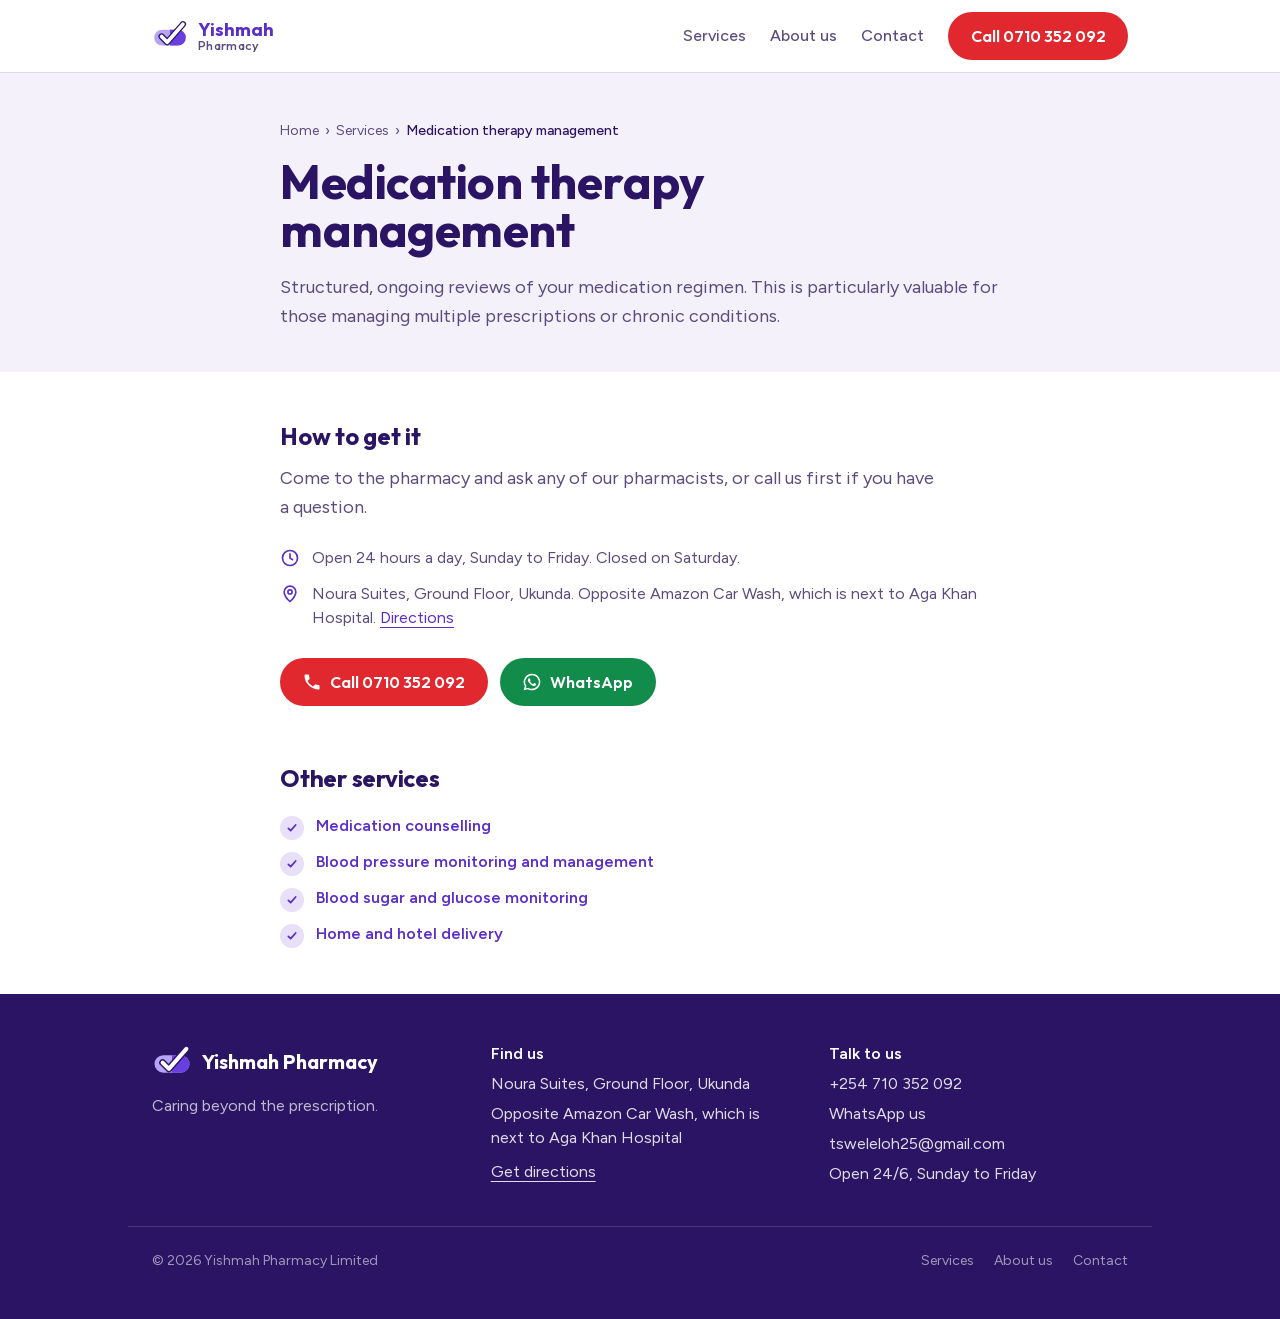
<file: services/therapy-management.html>
<!DOCTYPE html><!--TCVGYAqau4sh4xi65t_Ki--><html lang="en" class="outfit_9ab5612d-module__DFgRqa__variable figtree_aaa2bd5c-module__5DnV1W__variable"><head><meta charSet="utf-8"/><meta name="viewport" content="width=device-width, initial-scale=1"/><link rel="preload" href="/_next/static/media/1b99372b3eaef0c8-s.p.758e15a8.woff2" as="font" crossorigin="" type="font/woff2"/><link rel="preload" href="/_next/static/media/f7aa21714c1c53f8-s.p.e3544bb0.woff2" as="font" crossorigin="" type="font/woff2"/><link rel="stylesheet" href="/_next/static/chunks/93983f1632f1b4a1.css" data-precedence="next"/><link rel="preload" as="script" fetchPriority="low" href="/_next/static/chunks/e1d679caba8aaa66.js"/><script src="/_next/static/chunks/4c8a73fa9a568984.js" async=""></script><script src="/_next/static/chunks/1c64b19886203277.js" async=""></script><script src="/_next/static/chunks/c44ba29902c6819e.js" async=""></script><script src="/_next/static/chunks/turbopack-27e2cf467ea67dbc.js" async=""></script><script src="/_next/static/chunks/1964454f34f3a7ab.js" async=""></script><script src="/_next/static/chunks/6c33792a57a66467.js" async=""></script><script src="/_next/static/chunks/beefb697acdd731a.js" async=""></script><meta name="next-size-adjust" content=""/><meta name="theme-color" content="#5B2EC9"/><title>Medication therapy management in Ukunda | Yishmah Pharmacy</title><meta name="description" content="Ongoing reviews of your medicines at Yishmah Pharmacy, Ukunda, for people on several prescriptions or managing a chronic condition."/><link rel="manifest" href="/manifest.json"/><link rel="canonical" href="https://yishmapharmacy.co.ke/services/therapy-management"/><meta property="og:title" content="Medication therapy management in Ukunda | Yishmah Pharmacy"/><meta property="og:description" content="Ongoing reviews of your medicines at Yishmah Pharmacy, Ukunda, for people on several prescriptions or managing a chronic condition."/><meta property="og:url" content="https://yishmapharmacy.co.ke/services/therapy-management"/><meta property="og:site_name" content="Yishmah Pharmacy"/><meta property="og:locale" content="en_KE"/><meta property="og:image" content="https://yishmapharmacy.co.ke/og/services-therapy-management.png"/><meta property="og:image:secure_url" content="https://yishmapharmacy.co.ke/og/services-therapy-management.png"/><meta property="og:image:type" content="image/png"/><meta property="og:image:width" content="1200"/><meta property="og:image:height" content="630"/><meta property="og:image:alt" content="Medication therapy management"/><meta property="og:type" content="website"/><meta name="twitter:card" content="summary_large_image"/><meta name="twitter:title" content="Medication therapy management in Ukunda | Yishmah Pharmacy"/><meta name="twitter:description" content="Ongoing reviews of your medicines at Yishmah Pharmacy, Ukunda, for people on several prescriptions or managing a chronic condition."/><meta name="twitter:image" content="https://yishmapharmacy.co.ke/og/services-therapy-management.png"/><meta name="twitter:image:secure_url" content="https://yishmapharmacy.co.ke/og/services-therapy-management.png"/><meta name="twitter:image:type" content="image/png"/><meta name="twitter:image:width" content="1200"/><meta name="twitter:image:height" content="630"/><meta name="twitter:image:alt" content="Medication therapy management"/><link rel="icon" href="/favicon.svg" type="image/svg+xml"/><link rel="icon" href="/favicon.png" type="image/png" sizes="32x32"/><link rel="apple-touch-icon" href="/apple-touch-icon.png"/><script src="/_next/static/chunks/a6dad97d9634a72d.js" noModule=""></script></head><body class="min-h-screen"><div hidden=""><!--$--><!--/$--></div><script type="application/ld+json">{"@context":"https://schema.org","@type":"Pharmacy","@id":"https://yishmapharmacy.co.ke/#pharmacy","name":"Yishmah Pharmacy Limited","alternateName":"Yishmah Pharmacy","slogan":"Caring beyond the prescription","description":"Community pharmacy on the ground floor of Noura Suites, Ukunda, opposite Amazon Car Wash, which is next to Aga Khan Hospital. Open 24 hours, Sunday to Friday, with home and hotel delivery across Ukunda and Diani.","url":"https://yishmapharmacy.co.ke","logo":"https://yishmapharmacy.co.ke/icon-512.png","image":"https://yishmapharmacy.co.ke/og-image.png","telephone":"+254710352092","email":"tsweleloh25@gmail.com","hasMap":"https://www.google.com/maps/dir/?api=1&destination=-4.2852462,39.5747758","geo":{"@type":"GeoCoordinates","latitude":-4.2852462,"longitude":39.5747758},"address":{"@type":"PostalAddress","streetAddress":"Noura Suites, Ground Floor, Opposite Amazon Car Wash, which is next to Aga Khan Hospital","addressLocality":"Ukunda","addressRegion":"Kwale County","addressCountry":"KE"},"areaServed":[{"@type":"Place","name":"Ukunda"},{"@type":"Place","name":"Diani"}],"openingHoursSpecification":[{"@type":"OpeningHoursSpecification","dayOfWeek":["Sunday","Monday","Tuesday","Wednesday","Thursday","Friday"],"opens":"00:00","closes":"23:59"}],"hasOfferCatalog":{"@type":"OfferCatalog","name":"Pharmacy services","itemListElement":[{"@type":"Offer","itemOffered":{"@type":"Service","name":"Medication counselling","url":"https://yishmapharmacy.co.ke/services/counselling"}},{"@type":"Offer","itemOffered":{"@type":"Service","name":"Medication therapy management","url":"https://yishmapharmacy.co.ke/services/therapy-management"}},{"@type":"Offer","itemOffered":{"@type":"Service","name":"Blood pressure monitoring and management","url":"https://yishmapharmacy.co.ke/services/blood-pressure"}},{"@type":"Offer","itemOffered":{"@type":"Service","name":"Blood sugar and glucose monitoring","url":"https://yishmapharmacy.co.ke/services/blood-sugar"}},{"@type":"Offer","itemOffered":{"@type":"Service","name":"Home and hotel delivery","url":"https://yishmapharmacy.co.ke/services/delivery"}}]}}</script><script type="application/ld+json">{"@context":"https://schema.org","@type":"WebSite","@id":"https://yishmapharmacy.co.ke/#website","url":"https://yishmapharmacy.co.ke","name":"Yishmah Pharmacy","inLanguage":"en-KE","publisher":{"@id":"https://yishmapharmacy.co.ke/#pharmacy"}}</script><header class="sticky top-0 z-30 border-b border-[var(--color-line)] bg-white/95 backdrop-blur"><div class="mx-auto flex max-w-5xl items-center justify-between gap-4 px-4 py-3 sm:px-6"><a class="flex items-center gap-2.5" aria-label="Yishmah Pharmacy home" href="/"><svg viewBox="0 0 64 64" class="h-9 w-9 shrink-0" aria-hidden="true"><rect x="4" y="21" width="56" height="28" rx="14" fill="#B7A4F6"></rect><path d="M32 21h14a14 14 0 0 1 0 28H32z" fill="#6A3FE0"></path><path d="M17 33l10 10L55 11" fill="none" stroke="#2A1463" stroke-width="11" stroke-linecap="round" stroke-linejoin="round"></path><path d="M17 33l10 10L55 11" fill="none" stroke="#FFFFFF" stroke-width="6.5" stroke-linecap="round" stroke-linejoin="round"></path></svg><span class="font-[family-name:var(--font-display)] text-lg font-bold leading-none text-[var(--color-violet)]">Yishmah<span class="block text-[0.8rem] font-medium tracking-wide text-[var(--color-ink-soft)]">Pharmacy</span></span></a><nav class="hidden items-center gap-6 md:flex" aria-label="Main"><a class="font-medium text-[var(--color-ink-soft)] hover:text-[var(--color-violet)]" href="/services">Services</a><a class="font-medium text-[var(--color-ink-soft)] hover:text-[var(--color-violet)]" href="/about">About us</a><a class="font-medium text-[var(--color-ink-soft)] hover:text-[var(--color-violet)]" href="/contact">Contact</a><a href="tel:+254710352092" class="btn btn-call">Call <!-- -->0710 352 092</a></nav><nav class="flex items-center gap-4 text-[0.95rem] md:hidden" aria-label="Main"><a class="font-medium text-[var(--color-ink-soft)]" href="/services">Services</a><a class="font-medium text-[var(--color-ink-soft)]" href="/about">About</a><a class="font-medium text-[var(--color-ink-soft)]" href="/contact">Contact</a></nav></div></header><main><script type="application/ld+json">{"@context":"https://schema.org","@type":"Service","name":"Medication therapy management","description":"Structured, ongoing reviews of your medication regimen. This is particularly valuable for those managing multiple prescriptions or chronic conditions.","url":"https://yishmapharmacy.co.ke/services/therapy-management","provider":{"@id":"https://yishmapharmacy.co.ke/#pharmacy"},"areaServed":["Ukunda","Diani"]}</script><section class="bg-[var(--color-lavender)]"><div class="mx-auto max-w-3xl px-4 pb-10 pt-8 sm:px-6 md:pt-12"><nav aria-label="Breadcrumb" class="mb-4 text-sm text-[var(--color-ink-soft)]"><script type="application/ld+json">{"@context":"https://schema.org","@type":"BreadcrumbList","itemListElement":[{"@type":"ListItem","position":1,"name":"Home","item":"https://yishmapharmacy.co.ke/"},{"@type":"ListItem","position":2,"name":"Services","item":"https://yishmapharmacy.co.ke/services"},{"@type":"ListItem","position":3,"name":"Medication therapy management","item":"https://yishmapharmacy.co.ke/services/therapy-management"}]}</script><ol class="flex flex-wrap items-center gap-1.5"><li class="flex items-center gap-1.5"><a class="hover:text-[var(--color-violet)] hover:underline" href="/">Home</a></li><li class="flex items-center gap-1.5"><span aria-hidden="true">›</span><a class="hover:text-[var(--color-violet)] hover:underline" href="/services">Services</a></li><li class="flex items-center gap-1.5"><span aria-hidden="true">›</span><span aria-current="page" class="font-medium text-[var(--color-ink)]">Medication therapy management</span></li></ol></nav><h1 class="text-4xl font-bold sm:text-5xl">Medication therapy management</h1><p class="mt-5 text-lg leading-relaxed text-[var(--color-ink-soft)]">Structured, ongoing reviews of your medication regimen. This is particularly valuable for those managing multiple prescriptions or chronic conditions.</p></div></section><section class="mx-auto max-w-3xl px-4 py-12 sm:px-6"><h2 class="text-2xl font-bold">How to get it</h2><p class="mt-3 text-lg leading-relaxed text-[var(--color-ink-soft)]">Come to the pharmacy and ask any of our pharmacists, or call us first if you have a question.</p><ul class="mt-6 space-y-3 text-[var(--color-ink-soft)]"><li class="flex gap-3"><svg viewBox="0 0 24 24" class="mt-0.5 h-5 w-5 shrink-0 text-[var(--color-violet)]" fill="none" stroke="currentColor" stroke-width="2" stroke-linecap="round" aria-hidden="true"><circle cx="12" cy="12" r="9"></circle><path d="M12 7v5l3 2"></path></svg>Open 24 hours a day, Sunday to Friday. Closed on Saturday.</li><li class="flex gap-3"><svg viewBox="0 0 24 24" class="mt-0.5 h-5 w-5 shrink-0 text-[var(--color-violet)]" fill="none" stroke="currentColor" stroke-width="2" stroke-linecap="round" stroke-linejoin="round" aria-hidden="true"><path d="M12 21s-7-6.2-7-11.5a7 7 0 0 1 14 0C19 14.8 12 21 12 21z"></path><circle cx="12" cy="9.5" r="2.5"></circle></svg><span>Noura Suites, Ground Floor<!-- -->, Ukunda. <!-- -->Opposite Amazon Car Wash, which is next to Aga Khan Hospital<!-- -->.<!-- --> <a href="https://www.google.com/maps/dir/?api=1&amp;destination=-4.2852462,39.5747758" class="text-[var(--color-violet)] underline underline-offset-4" target="_blank" rel="noopener">Directions</a></span></li></ul><div class="mt-7 flex flex-col gap-3 sm:flex-row"><a href="tel:+254710352092" class="btn btn-call"><svg viewBox="0 0 24 24" class="h-5 w-5 shrink-0" fill="currentColor" aria-hidden="true"><path d="M6.6 10.8a15.2 15.2 0 0 0 6.6 6.6l2.2-2.2a1 1 0 0 1 1-.25 11.4 11.4 0 0 0 3.6.57 1 1 0 0 1 1 1V20a1 1 0 0 1-1 1A17 17 0 0 1 3 4a1 1 0 0 1 1-1h3.5a1 1 0 0 1 1 1c0 1.25.2 2.45.57 3.57a1 1 0 0 1-.25 1z"></path></svg> Call <!-- -->0710 352 092</a><a href="https://wa.me/254710352092?text=Hello%20Yishmah%20Pharmacy%2C%20" class="btn bg-[var(--color-whatsapp)] text-white" target="_blank" rel="noopener"><svg viewBox="0 0 24 24" class="h-5 w-5 shrink-0" fill="currentColor" aria-hidden="true"><path d="M12 2a10 10 0 0 0-8.6 15.1L2 22l5-1.3A10 10 0 1 0 12 2zm0 18.2a8.2 8.2 0 0 1-4.2-1.15l-.3-.18-3 .78.8-2.9-.2-.3A8.2 8.2 0 1 1 12 20.2zm4.5-6.1c-.25-.12-1.46-.72-1.69-.8-.23-.08-.39-.12-.55.12-.17.25-.64.8-.78.97-.14.16-.29.18-.54.06a6.7 6.7 0 0 1-3.34-2.92c-.25-.43.25-.4.72-1.34.08-.16.04-.3-.02-.42l-.75-1.8c-.2-.48-.4-.41-.55-.42h-.47a.9.9 0 0 0-.65.3 2.73 2.73 0 0 0-.85 2.03 4.74 4.74 0 0 0 1 2.52 10.8 10.8 0 0 0 4.14 3.66c1.54.66 2.14.72 2.91.6.47-.07 1.46-.6 1.66-1.17.2-.58.2-1.07.14-1.17-.06-.1-.22-.16-.47-.28z"></path></svg> WhatsApp</a></div><h2 class="mt-14 text-2xl font-bold">Other services</h2><ul class="check-list mt-5 space-y-3"><li><a class="font-semibold text-[var(--color-violet)] hover:underline" href="/services/counselling">Medication counselling</a></li><li><a class="font-semibold text-[var(--color-violet)] hover:underline" href="/services/blood-pressure">Blood pressure monitoring and management</a></li><li><a class="font-semibold text-[var(--color-violet)] hover:underline" href="/services/blood-sugar">Blood sugar and glucose monitoring</a></li><li><a class="font-semibold text-[var(--color-violet)] hover:underline" href="/services/delivery">Home and hotel delivery</a></li></ul></section><!--$--><!--/$--></main><footer class="bg-[var(--color-ink)] pb-28 pt-12 text-white/85 md:pb-12"><div class="mx-auto grid max-w-5xl gap-10 px-4 sm:px-6 md:grid-cols-3"><div><div class="flex items-center gap-2.5"><svg viewBox="0 0 64 64" class="h-10 w-10" aria-hidden="true"><rect x="4" y="21" width="56" height="28" rx="14" fill="#B7A4F6"></rect><path d="M32 21h14a14 14 0 0 1 0 28H32z" fill="#6A3FE0"></path><path d="M17 33l10 10L55 11" fill="none" stroke="#2A1463" stroke-width="11" stroke-linecap="round" stroke-linejoin="round"></path><path d="M17 33l10 10L55 11" fill="none" stroke="#FFFFFF" stroke-width="6.5" stroke-linecap="round" stroke-linejoin="round"></path></svg><span class="font-[family-name:var(--font-display)] text-xl font-bold text-white">Yishmah Pharmacy</span></div><p class="mt-3 text-white/70">Caring beyond the prescription<!-- -->.</p></div><div class="space-y-1.5"><p class="font-semibold text-white">Find us</p><p>Noura Suites, Ground Floor<!-- -->, Ukunda</p><p>Opposite Amazon Car Wash, which is next to Aga Khan Hospital</p><a href="https://www.google.com/maps/dir/?api=1&amp;destination=-4.2852462,39.5747758" class="inline-block pt-1 underline underline-offset-4" target="_blank" rel="noopener">Get directions</a></div><div class="space-y-1.5"><p class="font-semibold text-white">Talk to us</p><p><a href="tel:+254710352092" class="underline-offset-4 hover:underline">+254 710 352 092</a></p><p><a href="https://wa.me/254710352092?text=Hello%20Yishmah%20Pharmacy%2C%20" class="underline-offset-4 hover:underline" target="_blank" rel="noopener">WhatsApp us</a></p><p><a href="mailto:tsweleloh25@gmail.com" class="break-all underline-offset-4 hover:underline">tsweleloh25@gmail.com</a></p><p>Open 24/6, Sunday to Friday</p></div></div><div class="mx-auto mt-10 flex max-w-5xl flex-wrap items-center justify-between gap-4 border-t border-white/15 px-4 pt-6 text-sm text-white/55 sm:px-6"><p>© <!-- -->2026<!-- --> <!-- -->Yishmah Pharmacy Limited</p><nav class="flex gap-5" aria-label="Footer"><a class="hover:text-white" href="/services">Services</a><a class="hover:text-white" href="/about">About us</a><a class="hover:text-white" href="/contact">Contact</a></nav></div></footer><div class="fixed inset-x-0 bottom-0 z-40 border-t border-[var(--color-line)] bg-white/95 px-3 pb-[max(0.6rem,env(safe-area-inset-bottom))] pt-2.5 backdrop-blur md:hidden"><div class="grid grid-cols-2 gap-2.5"><a href="tel:+254710352092" class="btn btn-call w-full"><svg viewBox="0 0 24 24" class="h-5 w-5 shrink-0" fill="currentColor" aria-hidden="true"><path d="M6.6 10.8a15.2 15.2 0 0 0 6.6 6.6l2.2-2.2a1 1 0 0 1 1-.25 11.4 11.4 0 0 0 3.6.57 1 1 0 0 1 1 1V20a1 1 0 0 1-1 1A17 17 0 0 1 3 4a1 1 0 0 1 1-1h3.5a1 1 0 0 1 1 1c0 1.25.2 2.45.57 3.57a1 1 0 0 1-.25 1z"></path></svg> Call</a><a href="https://wa.me/254710352092?text=Hello%20Yishmah%20Pharmacy%2C%20" class="btn w-full bg-[var(--color-whatsapp)] text-white" target="_blank" rel="noopener"><svg viewBox="0 0 24 24" class="h-5 w-5 shrink-0" fill="currentColor" aria-hidden="true"><path d="M12 2a10 10 0 0 0-8.6 15.1L2 22l5-1.3A10 10 0 1 0 12 2zm0 18.2a8.2 8.2 0 0 1-4.2-1.15l-.3-.18-3 .78.8-2.9-.2-.3A8.2 8.2 0 1 1 12 20.2zm4.5-6.1c-.25-.12-1.46-.72-1.69-.8-.23-.08-.39-.12-.55.12-.17.25-.64.8-.78.97-.14.16-.29.18-.54.06a6.7 6.7 0 0 1-3.34-2.92c-.25-.43.25-.4.72-1.34.08-.16.04-.3-.02-.42l-.75-1.8c-.2-.48-.4-.41-.55-.42h-.47a.9.9 0 0 0-.65.3 2.73 2.73 0 0 0-.85 2.03 4.74 4.74 0 0 0 1 2.52 10.8 10.8 0 0 0 4.14 3.66c1.54.66 2.14.72 2.91.6.47-.07 1.46-.6 1.66-1.17.2-.58.2-1.07.14-1.17-.06-.1-.22-.16-.47-.28z"></path></svg> WhatsApp</a></div></div><script src="/_next/static/chunks/e1d679caba8aaa66.js" id="_R_" async=""></script><script>(self.__next_f=self.__next_f||[]).push([0])</script><script>self.__next_f.push([1,"1:\"$Sreact.fragment\"\n3:I[74426,[\"/_next/static/chunks/1964454f34f3a7ab.js\"],\"\"]\nf:I[60374,[\"/_next/static/chunks/6c33792a57a66467.js\",\"/_next/static/chunks/beefb697acdd731a.js\"],\"default\"]\n:HL[\"/_next/static/chunks/93983f1632f1b4a1.css\",\"style\"]\n:HL[\"/_next/static/media/1b99372b3eaef0c8-s.p.758e15a8.woff2\",\"font\",{\"crossOrigin\":\"\",\"type\":\"font/woff2\"}]\n:HL[\"/_next/static/media/f7aa21714c1c53f8-s.p.e3544bb0.woff2\",\"font\",{\"crossOrigin\":\"\",\"type\":\"font/woff2\"}]\n2:T84e,"])</script><script>self.__next_f.push([1,"{\"@context\":\"https://schema.org\",\"@type\":\"Pharmacy\",\"@id\":\"https://yishmapharmacy.co.ke/#pharmacy\",\"name\":\"Yishmah Pharmacy Limited\",\"alternateName\":\"Yishmah Pharmacy\",\"slogan\":\"Caring beyond the prescription\",\"description\":\"Community pharmacy on the ground floor of Noura Suites, Ukunda, opposite Amazon Car Wash, which is next to Aga Khan Hospital. Open 24 hours, Sunday to Friday, with home and hotel delivery across Ukunda and Diani.\",\"url\":\"https://yishmapharmacy.co.ke\",\"logo\":\"https://yishmapharmacy.co.ke/icon-512.png\",\"image\":\"https://yishmapharmacy.co.ke/og-image.png\",\"telephone\":\"+254710352092\",\"email\":\"tsweleloh25@gmail.com\",\"hasMap\":\"https://www.google.com/maps/dir/?api=1\u0026destination=-4.2852462,39.5747758\",\"geo\":{\"@type\":\"GeoCoordinates\",\"latitude\":-4.2852462,\"longitude\":39.5747758},\"address\":{\"@type\":\"PostalAddress\",\"streetAddress\":\"Noura Suites, Ground Floor, Opposite Amazon Car Wash, which is next to Aga Khan Hospital\",\"addressLocality\":\"Ukunda\",\"addressRegion\":\"Kwale County\",\"addressCountry\":\"KE\"},\"areaServed\":[{\"@type\":\"Place\",\"name\":\"Ukunda\"},{\"@type\":\"Place\",\"name\":\"Diani\"}],\"openingHoursSpecification\":[{\"@type\":\"OpeningHoursSpecification\",\"dayOfWeek\":[\"Sunday\",\"Monday\",\"Tuesday\",\"Wednesday\",\"Thursday\",\"Friday\"],\"opens\":\"00:00\",\"closes\":\"23:59\"}],\"hasOfferCatalog\":{\"@type\":\"OfferCatalog\",\"name\":\"Pharmacy services\",\"itemListElement\":[{\"@type\":\"Offer\",\"itemOffered\":{\"@type\":\"Service\",\"name\":\"Medication counselling\",\"url\":\"https://yishmapharmacy.co.ke/services/counselling\"}},{\"@type\":\"Offer\",\"itemOffered\":{\"@type\":\"Service\",\"name\":\"Medication therapy management\",\"url\":\"https://yishmapharmacy.co.ke/services/therapy-management\"}},{\"@type\":\"Offer\",\"itemOffered\":{\"@type\":\"Service\",\"name\":\"Blood pressure monitoring and management\",\"url\":\"https://yishmapharmacy.co.ke/services/blood-pressure\"}},{\"@type\":\"Offer\",\"itemOffered\":{\"@type\":\"Service\",\"name\":\"Blood sugar and glucose monitoring\",\"url\":\"https://yishmapharmacy.co.ke/services/blood-sugar\"}},{\"@type\":\"Offer\",\"itemOffered\":{\"@type\":\"Service\",\"name\":\"Home and hotel delivery\",\"url\":\"https://yishmapharmacy.co.ke/services/delivery\"}}]}}"])</script><script>self.__next_f.push([1,"0:{\"P\":null,\"b\":\"TCVGYAqau4sh4xi65t_Ki\",\"c\":[\"\",\"services\",\"therapy-management\"],\"q\":\"\",\"i\":false,\"f\":[[[\"\",{\"children\":[\"services\",{\"children\":[[\"id\",\"therapy-management\",\"d\"],{\"children\":[\"__PAGE__\",{}]}]}]},\"$undefined\",\"$undefined\",true],[[\"$\",\"$1\",\"c\",{\"children\":[[[\"$\",\"link\",\"0\",{\"rel\":\"stylesheet\",\"href\":\"/_next/static/chunks/93983f1632f1b4a1.css\",\"precedence\":\"next\",\"crossOrigin\":\"$undefined\",\"nonce\":\"$undefined\"}],[\"$\",\"script\",\"script-0\",{\"src\":\"/_next/static/chunks/1964454f34f3a7ab.js\",\"async\":true,\"nonce\":\"$undefined\"}]],[\"$\",\"html\",null,{\"lang\":\"en\",\"className\":\"outfit_9ab5612d-module__DFgRqa__variable figtree_aaa2bd5c-module__5DnV1W__variable\",\"children\":[\"$\",\"body\",null,{\"className\":\"min-h-screen\",\"children\":[[\"$\",\"script\",null,{\"type\":\"application/ld+json\",\"dangerouslySetInnerHTML\":{\"__html\":\"$2\"}}],[\"$\",\"script\",null,{\"type\":\"application/ld+json\",\"dangerouslySetInnerHTML\":{\"__html\":\"{\\\"@context\\\":\\\"https://schema.org\\\",\\\"@type\\\":\\\"WebSite\\\",\\\"@id\\\":\\\"https://yishmapharmacy.co.ke/#website\\\",\\\"url\\\":\\\"https://yishmapharmacy.co.ke\\\",\\\"name\\\":\\\"Yishmah Pharmacy\\\",\\\"inLanguage\\\":\\\"en-KE\\\",\\\"publisher\\\":{\\\"@id\\\":\\\"https://yishmapharmacy.co.ke/#pharmacy\\\"}}\"}}],[\"$\",\"header\",null,{\"className\":\"sticky top-0 z-30 border-b border-[var(--color-line)] bg-white/95 backdrop-blur\",\"children\":[\"$\",\"div\",null,{\"className\":\"mx-auto flex max-w-5xl items-center justify-between gap-4 px-4 py-3 sm:px-6\",\"children\":[[\"$\",\"$L3\",null,{\"href\":\"/\",\"className\":\"flex items-center gap-2.5\",\"aria-label\":\"Yishmah Pharmacy home\",\"children\":[\"$L4\",\"$L5\"]}],\"$L6\",\"$L7\"]}]}],\"$L8\",\"$L9\",\"$La\"]}]}]]}],{\"children\":[\"$Lb\",{\"children\":[\"$Lc\",{\"children\":[\"$Ld\",{},null,false,false]},null,false,false]},null,false,false]},null,false,false],\"$Le\",false]],\"m\":\"$undefined\",\"G\":[\"$f\",[]],\"S\":true}\n"])</script><script>self.__next_f.push([1,"10:I[92322,[\"/_next/static/chunks/6c33792a57a66467.js\",\"/_next/static/chunks/beefb697acdd731a.js\"],\"default\"]\n11:I[81409,[\"/_next/static/chunks/6c33792a57a66467.js\",\"/_next/static/chunks/beefb697acdd731a.js\"],\"default\"]\n13:I[19091,[\"/_next/static/chunks/6c33792a57a66467.js\",\"/_next/static/chunks/beefb697acdd731a.js\"],\"OutletBoundary\"]\n14:\"$Sreact.suspense\"\n16:I[19091,[\"/_next/static/chunks/6c33792a57a66467.js\",\"/_next/static/chunks/beefb697acdd731a.js\"],\"ViewportBoundary\"]\n18:I[19091,[\"/_next/static/chunks/6c33792a57a66467.js\",\"/_next/static/chunks/beefb697acdd731a.js\"],\"MetadataBoundary\"]\n4:[\"$\",\"svg\",null,{\"viewBox\":\"0 0 64 64\",\"className\":\"h-9 w-9 shrink-0\",\"aria-hidden\":\"true\",\"children\":[[\"$\",\"rect\",null,{\"x\":\"4\",\"y\":\"21\",\"width\":\"56\",\"height\":\"28\",\"rx\":\"14\",\"fill\":\"#B7A4F6\"}],[\"$\",\"path\",null,{\"d\":\"M32 21h14a14 14 0 0 1 0 28H32z\",\"fill\":\"#6A3FE0\"}],[\"$\",\"path\",null,{\"d\":\"M17 33l10 10L55 11\",\"fill\":\"none\",\"stroke\":\"#2A1463\",\"strokeWidth\":\"11\",\"strokeLinecap\":\"round\",\"strokeLinejoin\":\"round\"}],[\"$\",\"path\",null,{\"d\":\"M17 33l10 10L55 11\",\"fill\":\"none\",\"stroke\":\"#FFFFFF\",\"strokeWidth\":\"6.5\",\"strokeLinecap\":\"round\",\"strokeLinejoin\":\"round\"}]]}]\n5:[\"$\",\"span\",null,{\"className\":\"font-[family-name:var(--font-display)] text-lg font-bold leading-none text-[var(--color-violet)]\",\"children\":[\"Yishmah\",[\"$\",\"span\",null,{\"className\":\"block text-[0.8rem] font-medium tracking-wide text-[var(--color-ink-soft)]\",\"children\":\"Pharmacy\"}]]}]\n6:[\"$\",\"nav\",null,{\"className\":\"hidden items-center gap-6 md:flex\",\"aria-label\":\"Main\",\"children\":[[[\"$\",\"$L3\",\"/services\",{\"href\":\"/services\",\"className\":\"font-medium text-[var(--color-ink-soft)] hover:text-[var(--color-violet)]\",\"children\":\"Services\"}],[\"$\",\"$L3\",\"/about\",{\"href\":\"/about\",\"className\":\"font-medium text-[var(--color-ink-soft)] hover:text-[var(--color-violet)]\",\"children\":\"About us\"}],[\"$\",\"$L3\",\"/contact\",{\"href\":\"/contact\",\"className\":\"font-medium text-[var(--color-ink-soft)] hover:text-[var(--color-violet)]\",\"children\":\"Contact\"}]],[\"$\",\"a\",null,{\"href\":\"tel:+254710352092\",\"className\":\"btn btn-call\",\"children\":[\"Call \",\"0710 352 092\"]}]]}]\n7:[\"$\",\"nav\",null,{\"className\":\"flex items-center gap-4 text-[0.95rem] md:hidden\",\"aria-label\":\"Main\",\"children\":[[\"$\",\"$L3\",\"/services\",{\"href\":\"/services\",\"className\":\"font-medium text-[var(--color-ink-soft)]\",\"children\":\"Services\"}],[\"$\",\"$L3\",\"/about\",{\"href\":\"/about\",\"className\":\"font-medium text-[var(--color-ink-soft)]\",\"children\":\"About\"}],[\"$\",\"$L3\",\"/contact\",{\"href\":\"/contact\",\"className\":\"font-medium text-[var(--color-ink-soft)]\",\"children\":\"Contact\"}]]}]\n8:[\"$\",\"main\",null,{\"children\":[\"$\",\"$L10\",null,{\"parallelRouterKey\":\"children\",\"error\":\"$undefined\",\"errorStyles\":\"$undefined\",\"errorScripts\":\"$undefined\",\"template\":[\"$\",\"$L11\",null,{}],\"templateStyles\":\"$undefined\",\"templateScripts\":\"$undefined\",\"notFound\":[[\"$\",\"section\",null,{\"className\":\"mx-auto max-w-2xl px-4 py-24 text-center sm:px-6\",\"children\":[[\"$\",\"h1\",null,{\"className\":\"text-4xl font-bold\",\"children\":\"We couldn't find that page\"}],[\"$\",\"p\",null,{\"className\":\"mt-4 text-lg text-[var(--color-ink-soft)]\",\"children\":[\"Go back to the home page, or call us on \",\"0710 352 092\",\".\"]}],[\"$\",\"div\",null,{\"className\":\"mt-8 flex flex-col justify-center gap-3 sm:flex-row\",\"children\":[[\"$\",\"$L3\",null,{\"href\":\"/\",\"className\":\"btn btn-primary\",\"children\":\"Home page\"}],[\"$\",\"a\",null,{\"href\":\"tel:+254710352092\",\"className\":\"btn btn-call\",\"children\":[\"Call \",\"0710 352 092\"]}]]}]]}],[]],\"forbidden\":\"$undefined\",\"unauthorized\":\"$undefined\"}]}]\n"])</script><script>self.__next_f.push([1,"9:[\"$\",\"footer\",null,{\"className\":\"bg-[var(--color-ink)] pb-28 pt-12 text-white/85 md:pb-12\",\"children\":[[\"$\",\"div\",null,{\"className\":\"mx-auto grid max-w-5xl gap-10 px-4 sm:px-6 md:grid-cols-3\",\"children\":[[\"$\",\"div\",null,{\"children\":[[\"$\",\"div\",null,{\"className\":\"flex items-center gap-2.5\",\"children\":[[\"$\",\"svg\",null,{\"viewBox\":\"0 0 64 64\",\"className\":\"h-10 w-10\",\"aria-hidden\":\"true\",\"children\":[[\"$\",\"rect\",null,{\"x\":\"4\",\"y\":\"21\",\"width\":\"56\",\"height\":\"28\",\"rx\":\"14\",\"fill\":\"#B7A4F6\"}],[\"$\",\"path\",null,{\"d\":\"M32 21h14a14 14 0 0 1 0 28H32z\",\"fill\":\"#6A3FE0\"}],[\"$\",\"path\",null,{\"d\":\"M17 33l10 10L55 11\",\"fill\":\"none\",\"stroke\":\"#2A1463\",\"strokeWidth\":\"11\",\"strokeLinecap\":\"round\",\"strokeLinejoin\":\"round\"}],[\"$\",\"path\",null,{\"d\":\"M17 33l10 10L55 11\",\"fill\":\"none\",\"stroke\":\"#FFFFFF\",\"strokeWidth\":\"6.5\",\"strokeLinecap\":\"round\",\"strokeLinejoin\":\"round\"}]]}],[\"$\",\"span\",null,{\"className\":\"font-[family-name:var(--font-display)] text-xl font-bold text-white\",\"children\":\"Yishmah Pharmacy\"}]]}],[\"$\",\"p\",null,{\"className\":\"mt-3 text-white/70\",\"children\":[\"Caring beyond the prescription\",\".\"]}]]}],[\"$\",\"div\",null,{\"className\":\"space-y-1.5\",\"children\":[[\"$\",\"p\",null,{\"className\":\"font-semibold text-white\",\"children\":\"Find us\"}],[\"$\",\"p\",null,{\"children\":[\"Noura Suites, Ground Floor\",\", Ukunda\"]}],[\"$\",\"p\",null,{\"children\":\"Opposite Amazon Car Wash, which is next to Aga Khan Hospital\"}],[\"$\",\"a\",null,{\"href\":\"https://www.google.com/maps/dir/?api=1\u0026destination=-4.2852462,39.5747758\",\"className\":\"inline-block pt-1 underline underline-offset-4\",\"target\":\"_blank\",\"rel\":\"noopener\",\"children\":\"Get directions\"}]]}],[\"$\",\"div\",null,{\"className\":\"space-y-1.5\",\"children\":[[\"$\",\"p\",null,{\"className\":\"font-semibold text-white\",\"children\":\"Talk to us\"}],[\"$\",\"p\",null,{\"children\":[\"$\",\"a\",null,{\"href\":\"tel:+254710352092\",\"className\":\"underline-offset-4 hover:underline\",\"children\":\"+254 710 352 092\"}]}],[\"$\",\"p\",null,{\"children\":[\"$\",\"a\",null,{\"href\":\"https://wa.me/254710352092?text=Hello%20Yishmah%20Pharmacy%2C%20\",\"className\":\"underline-offset-4 hover:underline\",\"target\":\"_blank\",\"rel\":\"noopener\",\"children\":\"WhatsApp us\"}]}],[\"$\",\"p\",null,{\"children\":[\"$\",\"a\",null,{\"href\":\"mailto:tsweleloh25@gmail.com\",\"className\":\"break-all underline-offset-4 hover:underline\",\"children\":\"tsweleloh25@gmail.com\"}]}],[\"$\",\"p\",null,{\"children\":\"Open 24/6, Sunday to Friday\"}]]}]]}],[\"$\",\"div\",null,{\"className\":\"mx-auto mt-10 flex max-w-5xl flex-wrap items-center justify-between gap-4 border-t border-white/15 px-4 pt-6 text-sm text-white/55 sm:px-6\",\"children\":[[\"$\",\"p\",null,{\"children\":[\"© \",2026,\" \",\"Yishmah Pharmacy Limited\"]}],[\"$\",\"nav\",null,{\"className\":\"flex gap-5\",\"aria-label\":\"Footer\",\"children\":[[\"$\",\"$L3\",\"/services\",{\"href\":\"/services\",\"className\":\"hover:text-white\",\"children\":\"Services\"}],[\"$\",\"$L3\",\"/about\",{\"href\":\"/about\",\"className\":\"hover:text-white\",\"children\":\"About us\"}],[\"$\",\"$L3\",\"/contact\",{\"href\":\"/contact\",\"className\":\"hover:text-white\",\"children\":\"Contact\"}]]}]]}]]}]\n"])</script><script>self.__next_f.push([1,"a:[\"$\",\"div\",null,{\"className\":\"fixed inset-x-0 bottom-0 z-40 border-t border-[var(--color-line)] bg-white/95 px-3 pb-[max(0.6rem,env(safe-area-inset-bottom))] pt-2.5 backdrop-blur md:hidden\",\"children\":[\"$\",\"div\",null,{\"className\":\"grid grid-cols-2 gap-2.5\",\"children\":[[\"$\",\"a\",null,{\"href\":\"tel:+254710352092\",\"className\":\"btn btn-call w-full\",\"children\":[[\"$\",\"svg\",null,{\"viewBox\":\"0 0 24 24\",\"className\":\"h-5 w-5 shrink-0\",\"fill\":\"currentColor\",\"aria-hidden\":\"true\",\"children\":[\"$\",\"path\",null,{\"d\":\"M6.6 10.8a15.2 15.2 0 0 0 6.6 6.6l2.2-2.2a1 1 0 0 1 1-.25 11.4 11.4 0 0 0 3.6.57 1 1 0 0 1 1 1V20a1 1 0 0 1-1 1A17 17 0 0 1 3 4a1 1 0 0 1 1-1h3.5a1 1 0 0 1 1 1c0 1.25.2 2.45.57 3.57a1 1 0 0 1-.25 1z\"}]}],\" Call\"]}],[\"$\",\"a\",null,{\"href\":\"https://wa.me/254710352092?text=Hello%20Yishmah%20Pharmacy%2C%20\",\"className\":\"btn w-full bg-[var(--color-whatsapp)] text-white\",\"target\":\"_blank\",\"rel\":\"noopener\",\"children\":[[\"$\",\"svg\",null,{\"viewBox\":\"0 0 24 24\",\"className\":\"h-5 w-5 shrink-0\",\"fill\":\"currentColor\",\"aria-hidden\":\"true\",\"children\":[\"$\",\"path\",null,{\"d\":\"M12 2a10 10 0 0 0-8.6 15.1L2 22l5-1.3A10 10 0 1 0 12 2zm0 18.2a8.2 8.2 0 0 1-4.2-1.15l-.3-.18-3 .78.8-2.9-.2-.3A8.2 8.2 0 1 1 12 20.2zm4.5-6.1c-.25-.12-1.46-.72-1.69-.8-.23-.08-.39-.12-.55.12-.17.25-.64.8-.78.97-.14.16-.29.18-.54.06a6.7 6.7 0 0 1-3.34-2.92c-.25-.43.25-.4.72-1.34.08-.16.04-.3-.02-.42l-.75-1.8c-.2-.48-.4-.41-.55-.42h-.47a.9.9 0 0 0-.65.3 2.73 2.73 0 0 0-.85 2.03 4.74 4.74 0 0 0 1 2.52 10.8 10.8 0 0 0 4.14 3.66c1.54.66 2.14.72 2.91.6.47-.07 1.46-.6 1.66-1.17.2-.58.2-1.07.14-1.17-.06-.1-.22-.16-.47-.28z\"}]}],\" WhatsApp\"]}]]}]}]\n"])</script><script>self.__next_f.push([1,"b:[\"$\",\"$1\",\"c\",{\"children\":[null,[\"$\",\"$L10\",null,{\"parallelRouterKey\":\"children\",\"error\":\"$undefined\",\"errorStyles\":\"$undefined\",\"errorScripts\":\"$undefined\",\"template\":[\"$\",\"$L11\",null,{}],\"templateStyles\":\"$undefined\",\"templateScripts\":\"$undefined\",\"notFound\":\"$undefined\",\"forbidden\":\"$undefined\",\"unauthorized\":\"$undefined\"}]]}]\nc:[\"$\",\"$1\",\"c\",{\"children\":[null,[\"$\",\"$L10\",null,{\"parallelRouterKey\":\"children\",\"error\":\"$undefined\",\"errorStyles\":\"$undefined\",\"errorScripts\":\"$undefined\",\"template\":[\"$\",\"$L11\",null,{}],\"templateStyles\":\"$undefined\",\"templateScripts\":\"$undefined\",\"notFound\":\"$undefined\",\"forbidden\":\"$undefined\",\"unauthorized\":\"$undefined\"}]]}]\nd:[\"$\",\"$1\",\"c\",{\"children\":[\"$L12\",null,[\"$\",\"$L13\",null,{\"children\":[\"$\",\"$14\",null,{\"name\":\"Next.MetadataOutlet\",\"children\":\"$@15\"}]}]]}]\ne:[\"$\",\"$1\",\"h\",{\"children\":[null,[\"$\",\"$L16\",null,{\"children\":\"$@17\"}],[\"$\",\"div\",null,{\"hidden\":true,\"children\":[\"$\",\"$L18\",null,{\"children\":[\"$\",\"$14\",null,{\"name\":\"Next.Metadata\",\"children\":\"$@19\"}]}]}],[\"$\",\"meta\",null,{\"name\":\"next-size-adjust\",\"content\":\"\"}]]}]\n"])</script><script>self.__next_f.push([1,"12:[[\"$\",\"script\",null,{\"type\":\"application/ld+json\",\"dangerouslySetInnerHTML\":{\"__html\":\"{\\\"@context\\\":\\\"https://schema.org\\\",\\\"@type\\\":\\\"Service\\\",\\\"name\\\":\\\"Medication therapy management\\\",\\\"description\\\":\\\"Structured, ongoing reviews of your medication regimen. This is particularly valuable for those managing multiple prescriptions or chronic conditions.\\\",\\\"url\\\":\\\"https://yishmapharmacy.co.ke/services/therapy-management\\\",\\\"provider\\\":{\\\"@id\\\":\\\"https://yishmapharmacy.co.ke/#pharmacy\\\"},\\\"areaServed\\\":[\\\"Ukunda\\\",\\\"Diani\\\"]}\"}}],[\"$\",\"section\",null,{\"className\":\"bg-[var(--color-lavender)]\",\"children\":[\"$\",\"div\",null,{\"className\":\"mx-auto max-w-3xl px-4 pb-10 pt-8 sm:px-6 md:pt-12\",\"children\":[[\"$\",\"nav\",null,{\"aria-label\":\"Breadcrumb\",\"className\":\"mb-4 text-sm text-[var(--color-ink-soft)]\",\"children\":[[\"$\",\"script\",null,{\"type\":\"application/ld+json\",\"dangerouslySetInnerHTML\":{\"__html\":\"{\\\"@context\\\":\\\"https://schema.org\\\",\\\"@type\\\":\\\"BreadcrumbList\\\",\\\"itemListElement\\\":[{\\\"@type\\\":\\\"ListItem\\\",\\\"position\\\":1,\\\"name\\\":\\\"Home\\\",\\\"item\\\":\\\"https://yishmapharmacy.co.ke/\\\"},{\\\"@type\\\":\\\"ListItem\\\",\\\"position\\\":2,\\\"name\\\":\\\"Services\\\",\\\"item\\\":\\\"https://yishmapharmacy.co.ke/services\\\"},{\\\"@type\\\":\\\"ListItem\\\",\\\"position\\\":3,\\\"name\\\":\\\"Medication therapy management\\\",\\\"item\\\":\\\"https://yishmapharmacy.co.ke/services/therapy-management\\\"}]}\"}}],[\"$\",\"ol\",null,{\"className\":\"flex flex-wrap items-center gap-1.5\",\"children\":[[\"$\",\"li\",\"/\",{\"className\":\"flex items-center gap-1.5\",\"children\":[false,[\"$\",\"$L3\",null,{\"href\":\"/\",\"className\":\"hover:text-[var(--color-violet)] hover:underline\",\"children\":\"Home\"}]]}],[\"$\",\"li\",\"/services\",{\"className\":\"flex items-center gap-1.5\",\"children\":[[\"$\",\"span\",null,{\"aria-hidden\":\"true\",\"children\":\"›\"}],[\"$\",\"$L3\",null,{\"href\":\"/services\",\"className\":\"hover:text-[var(--color-violet)] hover:underline\",\"children\":\"Services\"}]]}],[\"$\",\"li\",\"/services/therapy-management\",{\"className\":\"flex items-center gap-1.5\",\"children\":[[\"$\",\"span\",null,{\"aria-hidden\":\"true\",\"children\":\"›\"}],[\"$\",\"span\",null,{\"aria-current\":\"page\",\"className\":\"font-medium text-[var(--color-ink)]\",\"children\":\"Medication therapy management\"}]]}]]}]]}],[\"$\",\"h1\",null,{\"className\":\"text-4xl font-bold sm:text-5xl\",\"children\":\"Medication therapy management\"}],[\"$\",\"p\",null,{\"className\":\"mt-5 text-lg leading-relaxed text-[var(--color-ink-soft)]\",\"children\":\"Structured, ongoing reviews of your medication regimen. This is particularly valuable for those managing multiple prescriptions or chronic conditions.\"}]]}]}],[\"$\",\"section\",null,{\"className\":\"mx-auto max-w-3xl px-4 py-12 sm:px-6\",\"children\":[[\"$\",\"h2\",null,{\"className\":\"text-2xl font-bold\",\"children\":\"How to get it\"}],[\"$\",\"p\",null,{\"className\":\"mt-3 text-lg leading-relaxed text-[var(--color-ink-soft)]\",\"children\":\"Come to the pharmacy and ask any of our pharmacists, or call us first if you have a question.\"}],[\"$\",\"ul\",null,{\"className\":\"mt-6 space-y-3 text-[var(--color-ink-soft)]\",\"children\":[[\"$\",\"li\",null,{\"className\":\"flex gap-3\",\"children\":[[\"$\",\"svg\",null,{\"viewBox\":\"0 0 24 24\",\"className\":\"mt-0.5 h-5 w-5 shrink-0 text-[var(--color-violet)]\",\"fill\":\"none\",\"stroke\":\"currentColor\",\"strokeWidth\":\"2\",\"strokeLinecap\":\"round\",\"aria-hidden\":\"true\",\"children\":[[\"$\",\"circle\",null,{\"cx\":\"12\",\"cy\":\"12\",\"r\":\"9\"}],[\"$\",\"path\",null,{\"d\":\"M12 7v5l3 2\"}]]}],\"Open 24 hours a day, Sunday to Friday. Closed on Saturday.\"]}],[\"$\",\"li\",null,{\"className\":\"flex gap-3\",\"children\":[[\"$\",\"svg\",null,{\"viewBox\":\"0 0 24 24\",\"className\":\"mt-0.5 h-5 w-5 shrink-0 text-[var(--color-violet)]\",\"fill\":\"none\",\"stroke\":\"currentColor\",\"strokeWidth\":\"2\",\"strokeLinecap\":\"round\",\"strokeLinejoin\":\"round\",\"aria-hidden\":\"true\",\"children\":[[\"$\",\"path\",null,{\"d\":\"M12 21s-7-6.2-7-11.5a7 7 0 0 1 14 0C19 14.8 12 21 12 21z\"}],[\"$\",\"circle\",null,{\"cx\":\"12\",\"cy\":\"9.5\",\"r\":\"2.5\"}]]}],[\"$\",\"span\",null,{\"children\":[\"Noura Suites, Ground Floor\",\", Ukunda. \",\"Opposite Amazon Car Wash, which is next to Aga Khan Hospital\",\".\",\" \",[\"$\",\"a\",null,{\"href\":\"https://www.google.com/maps/dir/?api=1\u0026destination=-4.2852462,39.5747758\",\"className\":\"text-[var(--color-violet)] underline underline-offset-4\",\"target\":\"_blank\",\"rel\":\"noopener\",\"children\":\"Directions\"}]]}]]}]]}],\"$L1a\",\"$L1b\",\"$L1c\"]}]]\n"])</script><script>self.__next_f.push([1,"1a:[\"$\",\"div\",null,{\"className\":\"mt-7 flex flex-col gap-3 sm:flex-row\",\"children\":[[\"$\",\"a\",null,{\"href\":\"tel:+254710352092\",\"className\":\"btn btn-call\",\"children\":[[\"$\",\"svg\",null,{\"viewBox\":\"0 0 24 24\",\"className\":\"h-5 w-5 shrink-0\",\"fill\":\"currentColor\",\"aria-hidden\":\"true\",\"children\":[\"$\",\"path\",null,{\"d\":\"M6.6 10.8a15.2 15.2 0 0 0 6.6 6.6l2.2-2.2a1 1 0 0 1 1-.25 11.4 11.4 0 0 0 3.6.57 1 1 0 0 1 1 1V20a1 1 0 0 1-1 1A17 17 0 0 1 3 4a1 1 0 0 1 1-1h3.5a1 1 0 0 1 1 1c0 1.25.2 2.45.57 3.57a1 1 0 0 1-.25 1z\"}]}],\" Call \",\"0710 352 092\"]}],[\"$\",\"a\",null,{\"href\":\"https://wa.me/254710352092?text=Hello%20Yishmah%20Pharmacy%2C%20\",\"className\":\"btn bg-[var(--color-whatsapp)] text-white\",\"target\":\"_blank\",\"rel\":\"noopener\",\"children\":[[\"$\",\"svg\",null,{\"viewBox\":\"0 0 24 24\",\"className\":\"h-5 w-5 shrink-0\",\"fill\":\"currentColor\",\"aria-hidden\":\"true\",\"children\":[\"$\",\"path\",null,{\"d\":\"M12 2a10 10 0 0 0-8.6 15.1L2 22l5-1.3A10 10 0 1 0 12 2zm0 18.2a8.2 8.2 0 0 1-4.2-1.15l-.3-.18-3 .78.8-2.9-.2-.3A8.2 8.2 0 1 1 12 20.2zm4.5-6.1c-.25-.12-1.46-.72-1.69-.8-.23-.08-.39-.12-.55.12-.17.25-.64.8-.78.97-.14.16-.29.18-.54.06a6.7 6.7 0 0 1-3.34-2.92c-.25-.43.25-.4.72-1.34.08-.16.04-.3-.02-.42l-.75-1.8c-.2-.48-.4-.41-.55-.42h-.47a.9.9 0 0 0-.65.3 2.73 2.73 0 0 0-.85 2.03 4.74 4.74 0 0 0 1 2.52 10.8 10.8 0 0 0 4.14 3.66c1.54.66 2.14.72 2.91.6.47-.07 1.46-.6 1.66-1.17.2-.58.2-1.07.14-1.17-.06-.1-.22-.16-.47-.28z\"}]}],\" WhatsApp\"]}]]}]\n"])</script><script>self.__next_f.push([1,"1b:[\"$\",\"h2\",null,{\"className\":\"mt-14 text-2xl font-bold\",\"children\":\"Other services\"}]\n1c:[\"$\",\"ul\",null,{\"className\":\"check-list mt-5 space-y-3\",\"children\":[[\"$\",\"li\",\"counselling\",{\"children\":[\"$\",\"$L3\",null,{\"href\":\"/services/counselling\",\"className\":\"font-semibold text-[var(--color-violet)] hover:underline\",\"children\":\"Medication counselling\"}]}],[\"$\",\"li\",\"blood-pressure\",{\"children\":[\"$\",\"$L3\",null,{\"href\":\"/services/blood-pressure\",\"className\":\"font-semibold text-[var(--color-violet)] hover:underline\",\"children\":\"Blood pressure monitoring and management\"}]}],[\"$\",\"li\",\"blood-sugar\",{\"children\":[\"$\",\"$L3\",null,{\"href\":\"/services/blood-sugar\",\"className\":\"font-semibold text-[var(--color-violet)] hover:underline\",\"children\":\"Blood sugar and glucose monitoring\"}]}],[\"$\",\"li\",\"delivery\",{\"children\":[\"$\",\"$L3\",null,{\"href\":\"/services/delivery\",\"className\":\"font-semibold text-[var(--color-violet)] hover:underline\",\"children\":\"Home and hotel delivery\"}]}]]}]\n"])</script><script>self.__next_f.push([1,"17:[[\"$\",\"meta\",\"0\",{\"charSet\":\"utf-8\"}],[\"$\",\"meta\",\"1\",{\"name\":\"viewport\",\"content\":\"width=device-width, initial-scale=1\"}],[\"$\",\"meta\",\"2\",{\"name\":\"theme-color\",\"content\":\"#5B2EC9\"}]]\n"])</script><script>self.__next_f.push([1,"1d:I[51042,[\"/_next/static/chunks/6c33792a57a66467.js\",\"/_next/static/chunks/beefb697acdd731a.js\"],\"IconMark\"]\n"])</script><script>self.__next_f.push([1,"19:[[\"$\",\"title\",\"0\",{\"children\":\"Medication therapy management in Ukunda | Yishmah Pharmacy\"}],[\"$\",\"meta\",\"1\",{\"name\":\"description\",\"content\":\"Ongoing reviews of your medicines at Yishmah Pharmacy, Ukunda, for people on several prescriptions or managing a chronic condition.\"}],[\"$\",\"link\",\"2\",{\"rel\":\"manifest\",\"href\":\"/manifest.json\",\"crossOrigin\":\"$undefined\"}],[\"$\",\"link\",\"3\",{\"rel\":\"canonical\",\"href\":\"https://yishmapharmacy.co.ke/services/therapy-management\"}],[\"$\",\"meta\",\"4\",{\"property\":\"og:title\",\"content\":\"Medication therapy management in Ukunda | Yishmah Pharmacy\"}],[\"$\",\"meta\",\"5\",{\"property\":\"og:description\",\"content\":\"Ongoing reviews of your medicines at Yishmah Pharmacy, Ukunda, for people on several prescriptions or managing a chronic condition.\"}],[\"$\",\"meta\",\"6\",{\"property\":\"og:url\",\"content\":\"https://yishmapharmacy.co.ke/services/therapy-management\"}],[\"$\",\"meta\",\"7\",{\"property\":\"og:site_name\",\"content\":\"Yishmah Pharmacy\"}],[\"$\",\"meta\",\"8\",{\"property\":\"og:locale\",\"content\":\"en_KE\"}],[\"$\",\"meta\",\"9\",{\"property\":\"og:image\",\"content\":\"https://yishmapharmacy.co.ke/og/services-therapy-management.png\"}],[\"$\",\"meta\",\"10\",{\"property\":\"og:image:secure_url\",\"content\":\"https://yishmapharmacy.co.ke/og/services-therapy-management.png\"}],[\"$\",\"meta\",\"11\",{\"property\":\"og:image:type\",\"content\":\"image/png\"}],[\"$\",\"meta\",\"12\",{\"property\":\"og:image:width\",\"content\":\"1200\"}],[\"$\",\"meta\",\"13\",{\"property\":\"og:image:height\",\"content\":\"630\"}],[\"$\",\"meta\",\"14\",{\"property\":\"og:image:alt\",\"content\":\"Medication therapy management\"}],[\"$\",\"meta\",\"15\",{\"property\":\"og:type\",\"content\":\"website\"}],[\"$\",\"meta\",\"16\",{\"name\":\"twitter:card\",\"content\":\"summary_large_image\"}],[\"$\",\"meta\",\"17\",{\"name\":\"twitter:title\",\"content\":\"Medication therapy management in Ukunda | Yishmah Pharmacy\"}],[\"$\",\"meta\",\"18\",{\"name\":\"twitter:description\",\"content\":\"Ongoing reviews of your medicines at Yishmah Pharmacy, Ukunda, for people on several prescriptions or managing a chronic condition.\"}],[\"$\",\"meta\",\"19\",{\"name\":\"twitter:image\",\"content\":\"https://yishmapharmacy.co.ke/og/services-therapy-management.png\"}],[\"$\",\"meta\",\"20\",{\"name\":\"twitter:image:secure_url\",\"content\":\"https://yishmapharmacy.co.ke/og/services-therapy-management.png\"}],[\"$\",\"meta\",\"21\",{\"name\":\"twitter:image:type\",\"content\":\"image/png\"}],[\"$\",\"meta\",\"22\",{\"name\":\"twitter:image:width\",\"content\":\"1200\"}],[\"$\",\"meta\",\"23\",{\"name\":\"twitter:image:height\",\"content\":\"630\"}],[\"$\",\"meta\",\"24\",{\"name\":\"twitter:image:alt\",\"content\":\"Medication therapy management\"}],[\"$\",\"link\",\"25\",{\"rel\":\"icon\",\"href\":\"/favicon.svg\",\"type\":\"image/svg+xml\"}],[\"$\",\"link\",\"26\",{\"rel\":\"icon\",\"href\":\"/favicon.png\",\"type\":\"image/png\",\"sizes\":\"32x32\"}],[\"$\",\"link\",\"27\",{\"rel\":\"apple-touch-icon\",\"href\":\"/apple-touch-icon.png\"}],[\"$\",\"$L1d\",\"28\",{}]]\n"])</script><script>self.__next_f.push([1,"15:null\n"])</script></body></html>
</file>
<file: _next/static/chunks/93983f1632f1b4a1.css>
@font-face{font-family:Outfit;font-style:normal;font-weight:500;font-display:swap;src:url(../media/b2ea385cb5ae8625-s.866357a4.woff2)format("woff2");unicode-range:U+100-2BA,U+2BD-2C5,U+2C7-2CC,U+2CE-2D7,U+2DD-2FF,U+304,U+308,U+329,U+1D00-1DBF,U+1E00-1E9F,U+1EF2-1EFF,U+2020,U+20A0-20AB,U+20AD-20C0,U+2113,U+2C60-2C7F,U+A720-A7FF}@font-face{font-family:Outfit;font-style:normal;font-weight:500;font-display:swap;src:url(../media/1b99372b3eaef0c8-s.p.758e15a8.woff2)format("woff2");unicode-range:U+??,U+131,U+152-153,U+2BB-2BC,U+2C6,U+2DA,U+2DC,U+304,U+308,U+329,U+2000-206F,U+20AC,U+2122,U+2191,U+2193,U+2212,U+2215,U+FEFF,U+FFFD}@font-face{font-family:Outfit;font-style:normal;font-weight:600;font-display:swap;src:url(../media/b2ea385cb5ae8625-s.866357a4.woff2)format("woff2");unicode-range:U+100-2BA,U+2BD-2C5,U+2C7-2CC,U+2CE-2D7,U+2DD-2FF,U+304,U+308,U+329,U+1D00-1DBF,U+1E00-1E9F,U+1EF2-1EFF,U+2020,U+20A0-20AB,U+20AD-20C0,U+2113,U+2C60-2C7F,U+A720-A7FF}@font-face{font-family:Outfit;font-style:normal;font-weight:600;font-display:swap;src:url(../media/1b99372b3eaef0c8-s.p.758e15a8.woff2)format("woff2");unicode-range:U+??,U+131,U+152-153,U+2BB-2BC,U+2C6,U+2DA,U+2DC,U+304,U+308,U+329,U+2000-206F,U+20AC,U+2122,U+2191,U+2193,U+2212,U+2215,U+FEFF,U+FFFD}@font-face{font-family:Outfit;font-style:normal;font-weight:700;font-display:swap;src:url(../media/b2ea385cb5ae8625-s.866357a4.woff2)format("woff2");unicode-range:U+100-2BA,U+2BD-2C5,U+2C7-2CC,U+2CE-2D7,U+2DD-2FF,U+304,U+308,U+329,U+1D00-1DBF,U+1E00-1E9F,U+1EF2-1EFF,U+2020,U+20A0-20AB,U+20AD-20C0,U+2113,U+2C60-2C7F,U+A720-A7FF}@font-face{font-family:Outfit;font-style:normal;font-weight:700;font-display:swap;src:url(../media/1b99372b3eaef0c8-s.p.758e15a8.woff2)format("woff2");unicode-range:U+??,U+131,U+152-153,U+2BB-2BC,U+2C6,U+2DA,U+2DC,U+304,U+308,U+329,U+2000-206F,U+20AC,U+2122,U+2191,U+2193,U+2212,U+2215,U+FEFF,U+FFFD}@font-face{font-family:Outfit Fallback;src:local(Arial);ascent-override:100.18%;descent-override:26.05%;line-gap-override:0.0%;size-adjust:99.82%}.outfit_9ab5612d-module__DFgRqa__className{font-family:Outfit,Outfit Fallback;font-style:normal}.outfit_9ab5612d-module__DFgRqa__variable{--font-outfit:"Outfit","Outfit Fallback"}
@font-face{font-family:Figtree;font-style:normal;font-weight:400;font-display:swap;src:url(../media/400bf8aa837fcb7e-s.b68677ba.woff2)format("woff2");unicode-range:U+100-2BA,U+2BD-2C5,U+2C7-2CC,U+2CE-2D7,U+2DD-2FF,U+304,U+308,U+329,U+1D00-1DBF,U+1E00-1E9F,U+1EF2-1EFF,U+2020,U+20A0-20AB,U+20AD-20C0,U+2113,U+2C60-2C7F,U+A720-A7FF}@font-face{font-family:Figtree;font-style:normal;font-weight:400;font-display:swap;src:url(../media/f7aa21714c1c53f8-s.p.e3544bb0.woff2)format("woff2");unicode-range:U+??,U+131,U+152-153,U+2BB-2BC,U+2C6,U+2DA,U+2DC,U+304,U+308,U+329,U+2000-206F,U+20AC,U+2122,U+2191,U+2193,U+2212,U+2215,U+FEFF,U+FFFD}@font-face{font-family:Figtree;font-style:normal;font-weight:500;font-display:swap;src:url(../media/400bf8aa837fcb7e-s.b68677ba.woff2)format("woff2");unicode-range:U+100-2BA,U+2BD-2C5,U+2C7-2CC,U+2CE-2D7,U+2DD-2FF,U+304,U+308,U+329,U+1D00-1DBF,U+1E00-1E9F,U+1EF2-1EFF,U+2020,U+20A0-20AB,U+20AD-20C0,U+2113,U+2C60-2C7F,U+A720-A7FF}@font-face{font-family:Figtree;font-style:normal;font-weight:500;font-display:swap;src:url(../media/f7aa21714c1c53f8-s.p.e3544bb0.woff2)format("woff2");unicode-range:U+??,U+131,U+152-153,U+2BB-2BC,U+2C6,U+2DA,U+2DC,U+304,U+308,U+329,U+2000-206F,U+20AC,U+2122,U+2191,U+2193,U+2212,U+2215,U+FEFF,U+FFFD}@font-face{font-family:Figtree;font-style:normal;font-weight:600;font-display:swap;src:url(../media/400bf8aa837fcb7e-s.b68677ba.woff2)format("woff2");unicode-range:U+100-2BA,U+2BD-2C5,U+2C7-2CC,U+2CE-2D7,U+2DD-2FF,U+304,U+308,U+329,U+1D00-1DBF,U+1E00-1E9F,U+1EF2-1EFF,U+2020,U+20A0-20AB,U+20AD-20C0,U+2113,U+2C60-2C7F,U+A720-A7FF}@font-face{font-family:Figtree;font-style:normal;font-weight:600;font-display:swap;src:url(../media/f7aa21714c1c53f8-s.p.e3544bb0.woff2)format("woff2");unicode-range:U+??,U+131,U+152-153,U+2BB-2BC,U+2C6,U+2DA,U+2DC,U+304,U+308,U+329,U+2000-206F,U+20AC,U+2122,U+2191,U+2193,U+2212,U+2215,U+FEFF,U+FFFD}@font-face{font-family:Figtree Fallback;src:local(Arial);ascent-override:94.32%;descent-override:24.82%;line-gap-override:0.0%;size-adjust:100.72%}.figtree_aaa2bd5c-module__5DnV1W__className{font-family:Figtree,Figtree Fallback;font-style:normal}.figtree_aaa2bd5c-module__5DnV1W__variable{--font-figtree:"Figtree","Figtree Fallback"}
@layer properties{@supports (((-webkit-hyphens:none)) and (not (margin-trim:inline))) or ((-moz-orient:inline) and (not (color:rgb(from red r g b)))){*,:before,:after,::backdrop{--tw-rotate-x:initial;--tw-rotate-y:initial;--tw-rotate-z:initial;--tw-skew-x:initial;--tw-skew-y:initial;--tw-space-y-reverse:0;--tw-divide-y-reverse:0;--tw-border-style:solid;--tw-gradient-position:initial;--tw-gradient-from:#0000;--tw-gradient-via:#0000;--tw-gradient-to:#0000;--tw-gradient-stops:initial;--tw-gradient-via-stops:initial;--tw-gradient-from-position:0%;--tw-gradient-via-position:50%;--tw-gradient-to-position:100%;--tw-leading:initial;--tw-font-weight:initial;--tw-tracking:initial;--tw-shadow:0 0 #0000;--tw-shadow-color:initial;--tw-shadow-alpha:100%;--tw-inset-shadow:0 0 #0000;--tw-inset-shadow-color:initial;--tw-inset-shadow-alpha:100%;--tw-ring-color:initial;--tw-ring-shadow:0 0 #0000;--tw-inset-ring-color:initial;--tw-inset-ring-shadow:0 0 #0000;--tw-ring-inset:initial;--tw-ring-offset-width:0px;--tw-ring-offset-color:#fff;--tw-ring-offset-shadow:0 0 #0000;--tw-backdrop-blur:initial;--tw-backdrop-brightness:initial;--tw-backdrop-contrast:initial;--tw-backdrop-grayscale:initial;--tw-backdrop-hue-rotate:initial;--tw-backdrop-invert:initial;--tw-backdrop-opacity:initial;--tw-backdrop-saturate:initial;--tw-backdrop-sepia:initial;--tw-divide-x-reverse:0}}}@layer theme{:root,:host{--font-sans:var(--font-figtree),ui-sans-serif,system-ui,sans-serif;--font-mono:ui-monospace,SFMono-Regular,Menlo,Monaco,Consolas,"Liberation Mono","Courier New",monospace;--color-white:#fff;--spacing:.25rem;--container-xl:36rem;--container-2xl:42rem;--container-3xl:48rem;--container-5xl:64rem;--text-sm:.875rem;--text-sm--line-height:calc(1.25/.875);--text-lg:1.125rem;--text-lg--line-height:calc(1.75/1.125);--text-xl:1.25rem;--text-xl--line-height:calc(1.75/1.25);--text-2xl:1.5rem;--text-2xl--line-height:calc(2/1.5);--text-3xl:1.875rem;--text-3xl--line-height:calc(2.25/1.875);--text-4xl:2.25rem;--text-4xl--line-height:calc(2.5/2.25);--text-5xl:3rem;--text-5xl--line-height:1;--text-6xl:3.75rem;--text-6xl--line-height:1;--font-weight-medium:500;--font-weight-semibold:600;--font-weight-bold:700;--tracking-wide:.025em;--leading-relaxed:1.625;--radius-2xl:1rem;--radius-3xl:1.5rem;--default-font-family:var(--font-sans);--default-mono-font-family:var(--font-mono);--color-paper:#fff;--color-lavender:#f4f1fb;--color-lavender-deep:#e7e0f8;--color-line:#ded6f3;--color-ink:#2a1463;--color-ink-soft:#5a4d7e;--color-violet:#5b2ec9;--color-violet-dark:#4a22b5;--color-violet-light:#8b6cf0;--color-call:#e0282e;--color-call-dark:#bf1f24;--color-whatsapp:#128c4a;--font-display:var(--font-outfit),ui-sans-serif,system-ui,sans-serif}}@layer base{*,:after,:before,::backdrop{box-sizing:border-box;border:0 solid;margin:0;padding:0}::file-selector-button{box-sizing:border-box;border:0 solid;margin:0;padding:0}html,:host{-webkit-text-size-adjust:100%;tab-size:4;line-height:1.5;font-family:var(--default-font-family,ui-sans-serif,system-ui,sans-serif,"Apple Color Emoji","Segoe UI Emoji","Segoe UI Symbol","Noto Color Emoji");font-feature-settings:var(--default-font-feature-settings,normal);font-variation-settings:var(--default-font-variation-settings,normal);-webkit-tap-highlight-color:transparent}hr{height:0;color:inherit;border-top-width:1px}abbr:where([title]){-webkit-text-decoration:underline dotted;text-decoration:underline dotted}h1,h2,h3,h4,h5,h6{font-size:inherit;font-weight:inherit}a{color:inherit;-webkit-text-decoration:inherit;-webkit-text-decoration:inherit;-webkit-text-decoration:inherit;-webkit-text-decoration:inherit;text-decoration:inherit}b,strong{font-weight:bolder}code,kbd,samp,pre{font-family:var(--default-mono-font-family,ui-monospace,SFMono-Regular,Menlo,Monaco,Consolas,"Liberation Mono","Courier New",monospace);font-feature-settings:var(--default-mono-font-feature-settings,normal);font-variation-settings:var(--default-mono-font-variation-settings,normal);font-size:1em}small{font-size:80%}sub,sup{vertical-align:baseline;font-size:75%;line-height:0;position:relative}sub{bottom:-.25em}sup{top:-.5em}table{text-indent:0;border-color:inherit;border-collapse:collapse}:-moz-focusring{outline:auto}progress{vertical-align:baseline}summary{display:list-item}ol,ul,menu{list-style:none}img,svg,video,canvas,audio,iframe,embed,object{vertical-align:middle;display:block}img,video{max-width:100%;height:auto}button,input,select,optgroup,textarea{font:inherit;font-feature-settings:inherit;font-variation-settings:inherit;letter-spacing:inherit;color:inherit;opacity:1;background-color:#0000;border-radius:0}::file-selector-button{font:inherit;font-feature-settings:inherit;font-variation-settings:inherit;letter-spacing:inherit;color:inherit;opacity:1;background-color:#0000;border-radius:0}:where(select:is([multiple],[size])) optgroup{font-weight:bolder}:where(select:is([multiple],[size])) optgroup option{padding-inline-start:20px}::file-selector-button{margin-inline-end:4px}::placeholder{opacity:1}@supports (not ((-webkit-appearance:-apple-pay-button))) or (contain-intrinsic-size:1px){::placeholder{color:currentColor}@supports (color:color-mix(in lab, red, red)){::placeholder{color:color-mix(in oklab,currentcolor 50%,transparent)}}}textarea{resize:vertical}::-webkit-search-decoration{-webkit-appearance:none}::-webkit-date-and-time-value{min-height:1lh;text-align:inherit}::-webkit-datetime-edit{display:inline-flex}::-webkit-datetime-edit-fields-wrapper{padding:0}::-webkit-datetime-edit{padding-block:0}::-webkit-datetime-edit-year-field{padding-block:0}::-webkit-datetime-edit-month-field{padding-block:0}::-webkit-datetime-edit-day-field{padding-block:0}::-webkit-datetime-edit-hour-field{padding-block:0}::-webkit-datetime-edit-minute-field{padding-block:0}::-webkit-datetime-edit-second-field{padding-block:0}::-webkit-datetime-edit-millisecond-field{padding-block:0}::-webkit-datetime-edit-meridiem-field{padding-block:0}::-webkit-calendar-picker-indicator{line-height:1}:-moz-ui-invalid{box-shadow:none}button,input:where([type=button],[type=reset],[type=submit]){appearance:button}::file-selector-button{appearance:button}::-webkit-inner-spin-button{height:auto}::-webkit-outer-spin-button{height:auto}[hidden]:where(:not([hidden=until-found])){display:none!important}}@layer components;@layer utilities{.absolute{position:absolute}.fixed{position:fixed}.static{position:static}.sticky{position:sticky}.inset-x-0{inset-inline:calc(var(--spacing)*0)}.start{inset-inline-start:var(--spacing)}.top-0{top:calc(var(--spacing)*0)}.bottom-0{bottom:calc(var(--spacing)*0)}.z-30{z-index:30}.z-40{z-index:40}.mx-auto{margin-inline:auto}.mt-0\.5{margin-top:calc(var(--spacing)*.5)}.mt-1{margin-top:calc(var(--spacing)*1)}.mt-2{margin-top:calc(var(--spacing)*2)}.mt-3{margin-top:calc(var(--spacing)*3)}.mt-4{margin-top:calc(var(--spacing)*4)}.mt-5{margin-top:calc(var(--spacing)*5)}.mt-6{margin-top:calc(var(--spacing)*6)}.mt-7{margin-top:calc(var(--spacing)*7)}.mt-8{margin-top:calc(var(--spacing)*8)}.mt-9{margin-top:calc(var(--spacing)*9)}.mt-10{margin-top:calc(var(--spacing)*10)}.mt-14{margin-top:calc(var(--spacing)*14)}.mb-1\.5{margin-bottom:calc(var(--spacing)*1.5)}.mb-4{margin-bottom:calc(var(--spacing)*4)}.mb-6{margin-bottom:calc(var(--spacing)*6)}.block{display:block}.contents{display:contents}.flex{display:flex}.grid{display:grid}.hidden{display:none}.inline-block{display:inline-block}.inline-flex{display:inline-flex}.table{display:table}.aspect-square{aspect-ratio:1}.h-2{height:calc(var(--spacing)*2)}.h-4{height:calc(var(--spacing)*4)}.h-5{height:calc(var(--spacing)*5)}.h-6{height:calc(var(--spacing)*6)}.h-9{height:calc(var(--spacing)*9)}.h-10{height:calc(var(--spacing)*10)}.h-44{height:calc(var(--spacing)*44)}.h-72{height:calc(var(--spacing)*72)}.min-h-screen{min-height:100vh}.w-2{width:calc(var(--spacing)*2)}.w-4{width:calc(var(--spacing)*4)}.w-5{width:calc(var(--spacing)*5)}.w-6{width:calc(var(--spacing)*6)}.w-9{width:calc(var(--spacing)*9)}.w-10{width:calc(var(--spacing)*10)}.w-44{width:calc(var(--spacing)*44)}.w-72{width:calc(var(--spacing)*72)}.w-full{width:100%}.max-w-2xl{max-width:var(--container-2xl)}.max-w-3xl{max-width:var(--container-3xl)}.max-w-5xl{max-width:var(--container-5xl)}.max-w-\[20rem\]{max-width:20rem}.max-w-xl{max-width:var(--container-xl)}.shrink-0{flex-shrink:0}.transform{transform:var(--tw-rotate-x,)var(--tw-rotate-y,)var(--tw-rotate-z,)var(--tw-skew-x,)var(--tw-skew-y,)}.scroll-mt-24{scroll-margin-top:calc(var(--spacing)*24)}.grid-cols-2{grid-template-columns:repeat(2,minmax(0,1fr))}.flex-col{flex-direction:column}.flex-wrap{flex-wrap:wrap}.place-items-center{place-items:center}.items-center{align-items:center}.items-start{align-items:flex-start}.justify-between{justify-content:space-between}.justify-center{justify-content:center}.gap-1\.5{gap:calc(var(--spacing)*1.5)}.gap-2{gap:calc(var(--spacing)*2)}.gap-2\.5{gap:calc(var(--spacing)*2.5)}.gap-3{gap:calc(var(--spacing)*3)}.gap-3\.5{gap:calc(var(--spacing)*3.5)}.gap-4{gap:calc(var(--spacing)*4)}.gap-5{gap:calc(var(--spacing)*5)}.gap-6{gap:calc(var(--spacing)*6)}.gap-8{gap:calc(var(--spacing)*8)}.gap-10{gap:calc(var(--spacing)*10)}:where(.space-y-1\.5>:not(:last-child)){--tw-space-y-reverse:0;margin-block-start:calc(calc(var(--spacing)*1.5)*var(--tw-space-y-reverse));margin-block-end:calc(calc(var(--spacing)*1.5)*calc(1 - var(--tw-space-y-reverse)))}:where(.space-y-3>:not(:last-child)){--tw-space-y-reverse:0;margin-block-start:calc(calc(var(--spacing)*3)*var(--tw-space-y-reverse));margin-block-end:calc(calc(var(--spacing)*3)*calc(1 - var(--tw-space-y-reverse)))}:where(.space-y-4>:not(:last-child)){--tw-space-y-reverse:0;margin-block-start:calc(calc(var(--spacing)*4)*var(--tw-space-y-reverse));margin-block-end:calc(calc(var(--spacing)*4)*calc(1 - var(--tw-space-y-reverse)))}:where(.space-y-5>:not(:last-child)){--tw-space-y-reverse:0;margin-block-start:calc(calc(var(--spacing)*5)*var(--tw-space-y-reverse));margin-block-end:calc(calc(var(--spacing)*5)*calc(1 - var(--tw-space-y-reverse)))}:where(.space-y-6>:not(:last-child)){--tw-space-y-reverse:0;margin-block-start:calc(calc(var(--spacing)*6)*var(--tw-space-y-reverse));margin-block-end:calc(calc(var(--spacing)*6)*calc(1 - var(--tw-space-y-reverse)))}:where(.space-y-10>:not(:last-child)){--tw-space-y-reverse:0;margin-block-start:calc(calc(var(--spacing)*10)*var(--tw-space-y-reverse));margin-block-end:calc(calc(var(--spacing)*10)*calc(1 - var(--tw-space-y-reverse)))}.gap-x-10{column-gap:calc(var(--spacing)*10)}.gap-y-6{row-gap:calc(var(--spacing)*6)}.gap-y-7{row-gap:calc(var(--spacing)*7)}:where(.divide-y>:not(:last-child)){--tw-divide-y-reverse:0;border-bottom-style:var(--tw-border-style);border-top-style:var(--tw-border-style);border-top-width:calc(1px*var(--tw-divide-y-reverse));border-bottom-width:calc(1px*calc(1 - var(--tw-divide-y-reverse)))}:where(.divide-\[var\(--color-line\)\]>:not(:last-child)){border-color:var(--color-line)}.overflow-hidden{overflow:hidden}.rounded-2xl{border-radius:var(--radius-2xl)}.rounded-3xl{border-radius:var(--radius-3xl)}.rounded-\[2\.5rem\]{border-radius:2.5rem}.rounded-full{border-radius:3.40282e38px}.border-0{border-style:var(--tw-border-style);border-width:0}.border-y{border-block-style:var(--tw-border-style);border-block-width:1px}.border-t{border-top-style:var(--tw-border-style);border-top-width:1px}.border-b{border-bottom-style:var(--tw-border-style);border-bottom-width:1px}.border-\[var\(--color-line\)\]{border-color:var(--color-line)}.border-white\/15{border-color:#ffffff26}@supports (color:color-mix(in lab, red, red)){.border-white\/15{border-color:color-mix(in oklab,var(--color-white)15%,transparent)}}.bg-\[var\(--color-ink\)\]{background-color:var(--color-ink)}.bg-\[var\(--color-lavender\)\]{background-color:var(--color-lavender)}.bg-\[var\(--color-lavender-deep\)\]{background-color:var(--color-lavender-deep)}.bg-\[var\(--color-violet\)\]{background-color:var(--color-violet)}.bg-\[var\(--color-whatsapp\)\]{background-color:var(--color-whatsapp)}.bg-white{background-color:var(--color-white)}.bg-white\/95{background-color:#fffffff2}@supports (color:color-mix(in lab, red, red)){.bg-white\/95{background-color:color-mix(in oklab,var(--color-white)95%,transparent)}}.bg-gradient-to-b{--tw-gradient-position:to bottom in oklab;background-image:linear-gradient(var(--tw-gradient-stops))}.from-\[var\(--color-lavender\)\]{--tw-gradient-from:var(--color-lavender);--tw-gradient-stops:var(--tw-gradient-via-stops,var(--tw-gradient-position),var(--tw-gradient-from)var(--tw-gradient-from-position),var(--tw-gradient-to)var(--tw-gradient-to-position))}.to-white{--tw-gradient-to:var(--color-white);--tw-gradient-stops:var(--tw-gradient-via-stops,var(--tw-gradient-position),var(--tw-gradient-from)var(--tw-gradient-from-position),var(--tw-gradient-to)var(--tw-gradient-to-position))}.p-6{padding:calc(var(--spacing)*6)}.px-3{padding-inline:calc(var(--spacing)*3)}.px-4{padding-inline:calc(var(--spacing)*4)}.px-5{padding-inline:calc(var(--spacing)*5)}.py-1\.5{padding-block:calc(var(--spacing)*1.5)}.py-3{padding-block:calc(var(--spacing)*3)}.py-4{padding-block:calc(var(--spacing)*4)}.py-5{padding-block:calc(var(--spacing)*5)}.py-12{padding-block:calc(var(--spacing)*12)}.py-14{padding-block:calc(var(--spacing)*14)}.py-24{padding-block:calc(var(--spacing)*24)}.pt-1{padding-top:calc(var(--spacing)*1)}.pt-2\.5{padding-top:calc(var(--spacing)*2.5)}.pt-6{padding-top:calc(var(--spacing)*6)}.pt-8{padding-top:calc(var(--spacing)*8)}.pt-10{padding-top:calc(var(--spacing)*10)}.pt-12{padding-top:calc(var(--spacing)*12)}.pt-14{padding-top:calc(var(--spacing)*14)}.pb-10{padding-bottom:calc(var(--spacing)*10)}.pb-12{padding-bottom:calc(var(--spacing)*12)}.pb-28{padding-bottom:calc(var(--spacing)*28)}.pb-\[max\(0\.6rem\,env\(safe-area-inset-bottom\)\)\]{padding-bottom:max(.6rem,env(safe-area-inset-bottom))}.text-center{text-align:center}.font-\[family-name\:var\(--font-display\)\]{font-family:var(--font-display)}.text-2xl{font-size:var(--text-2xl);line-height:var(--tw-leading,var(--text-2xl--line-height))}.text-3xl{font-size:var(--text-3xl);line-height:var(--tw-leading,var(--text-3xl--line-height))}.text-4xl{font-size:var(--text-4xl);line-height:var(--tw-leading,var(--text-4xl--line-height))}.text-lg{font-size:var(--text-lg);line-height:var(--tw-leading,var(--text-lg--line-height))}.text-sm{font-size:var(--text-sm);line-height:var(--tw-leading,var(--text-sm--line-height))}.text-xl{font-size:var(--text-xl);line-height:var(--tw-leading,var(--text-xl--line-height))}.text-\[0\.8rem\]{font-size:.8rem}.text-\[0\.95rem\]{font-size:.95rem}.text-\[2\.6rem\]{font-size:2.6rem}.leading-\[1\.05\]{--tw-leading:1.05;line-height:1.05}.leading-none{--tw-leading:1;line-height:1}.leading-relaxed{--tw-leading:var(--leading-relaxed);line-height:var(--leading-relaxed)}.font-bold{--tw-font-weight:var(--font-weight-bold);font-weight:var(--font-weight-bold)}.font-medium{--tw-font-weight:var(--font-weight-medium);font-weight:var(--font-weight-medium)}.font-semibold{--tw-font-weight:var(--font-weight-semibold);font-weight:var(--font-weight-semibold)}.tracking-wide{--tw-tracking:var(--tracking-wide);letter-spacing:var(--tracking-wide)}.break-all{word-break:break-all}.text-\[var\(--color-call\)\]{color:var(--color-call)}.text-\[var\(--color-ink\)\]{color:var(--color-ink)}.text-\[var\(--color-ink-soft\)\]{color:var(--color-ink-soft)}.text-\[var\(--color-violet\)\]{color:var(--color-violet)}.text-\[var\(--color-whatsapp\)\]{color:var(--color-whatsapp)}.text-white{color:var(--color-white)}.text-white\/55{color:#ffffff8c}@supports (color:color-mix(in lab, red, red)){.text-white\/55{color:color-mix(in oklab,var(--color-white)55%,transparent)}}.text-white\/70{color:#ffffffb3}@supports (color:color-mix(in lab, red, red)){.text-white\/70{color:color-mix(in oklab,var(--color-white)70%,transparent)}}.text-white\/85{color:#ffffffd9}@supports (color:color-mix(in lab, red, red)){.text-white\/85{color:color-mix(in oklab,var(--color-white)85%,transparent)}}.underline{text-decoration-line:underline}.underline-offset-4{text-underline-offset:4px}.shadow-\[0_20px_60px_-20px_rgba\(91\,46\,201\,0\.35\)\]{--tw-shadow:0 20px 60px -20px var(--tw-shadow-color,#5b2ec959);box-shadow:var(--tw-inset-shadow),var(--tw-inset-ring-shadow),var(--tw-ring-offset-shadow),var(--tw-ring-shadow),var(--tw-shadow)}.shadow-\[0_20px_60px_-24px_rgba\(42\,20\,99\,0\.45\)\]{--tw-shadow:0 20px 60px -24px var(--tw-shadow-color,#2a146373);box-shadow:var(--tw-inset-shadow),var(--tw-inset-ring-shadow),var(--tw-ring-offset-shadow),var(--tw-ring-shadow),var(--tw-shadow)}.shadow-sm{--tw-shadow:0 1px 3px 0 var(--tw-shadow-color,#0000001a),0 1px 2px -1px var(--tw-shadow-color,#0000001a);box-shadow:var(--tw-inset-shadow),var(--tw-inset-ring-shadow),var(--tw-ring-offset-shadow),var(--tw-ring-shadow),var(--tw-shadow)}.ring-1{--tw-ring-shadow:var(--tw-ring-inset,)0 0 0 calc(1px + var(--tw-ring-offset-width))var(--tw-ring-color,currentcolor);box-shadow:var(--tw-inset-shadow),var(--tw-inset-ring-shadow),var(--tw-ring-offset-shadow),var(--tw-ring-shadow),var(--tw-shadow)}.ring-\[var\(--color-line\)\]{--tw-ring-color:var(--color-line)}.backdrop-blur{--tw-backdrop-blur:blur(8px);-webkit-backdrop-filter:var(--tw-backdrop-blur,)var(--tw-backdrop-brightness,)var(--tw-backdrop-contrast,)var(--tw-backdrop-grayscale,)var(--tw-backdrop-hue-rotate,)var(--tw-backdrop-invert,)var(--tw-backdrop-opacity,)var(--tw-backdrop-saturate,)var(--tw-backdrop-sepia,);backdrop-filter:var(--tw-backdrop-blur,)var(--tw-backdrop-brightness,)var(--tw-backdrop-contrast,)var(--tw-backdrop-grayscale,)var(--tw-backdrop-hue-rotate,)var(--tw-backdrop-invert,)var(--tw-backdrop-opacity,)var(--tw-backdrop-saturate,)var(--tw-backdrop-sepia,)}@media (hover:hover){.hover\:text-\[var\(--color-violet\)\]:hover{color:var(--color-violet)}.hover\:text-white:hover{color:var(--color-white)}.hover\:underline:hover{text-decoration-line:underline}}@media (min-width:40rem){.sm\:flex-row{flex-direction:row}.sm\:p-8{padding:calc(var(--spacing)*8)}.sm\:p-10{padding:calc(var(--spacing)*10)}.sm\:px-6{padding-inline:calc(var(--spacing)*6)}.sm\:text-3xl{font-size:var(--text-3xl);line-height:var(--tw-leading,var(--text-3xl--line-height))}.sm\:text-4xl{font-size:var(--text-4xl);line-height:var(--tw-leading,var(--text-4xl--line-height))}.sm\:text-5xl{font-size:var(--text-5xl);line-height:var(--tw-leading,var(--text-5xl--line-height))}.sm\:text-6xl{font-size:var(--text-6xl);line-height:var(--tw-leading,var(--text-6xl--line-height))}}@media (min-width:48rem){.md\:flex{display:flex}.md\:hidden{display:none}.md\:grid-cols-2{grid-template-columns:repeat(2,minmax(0,1fr))}.md\:grid-cols-3{grid-template-columns:repeat(3,minmax(0,1fr))}.md\:grid-cols-\[1\.4fr_1fr\]{grid-template-columns:1.4fr 1fr}.md\:grid-cols-\[1fr_20rem\]{grid-template-columns:1fr 20rem}.md\:flex-row{flex-direction:row}.md\:items-center{align-items:center}.md\:justify-between{justify-content:space-between}.md\:gap-14{gap:calc(var(--spacing)*14)}:where(.md\:divide-x>:not(:last-child)){--tw-divide-x-reverse:0;border-inline-style:var(--tw-border-style);border-inline-start-width:calc(1px*var(--tw-divide-x-reverse));border-inline-end-width:calc(1px*calc(1 - var(--tw-divide-x-reverse)))}:where(.md\:divide-y-0>:not(:last-child)){--tw-divide-y-reverse:0;border-bottom-style:var(--tw-border-style);border-top-style:var(--tw-border-style);border-top-width:calc(0px*var(--tw-divide-y-reverse));border-bottom-width:calc(0px*calc(1 - var(--tw-divide-y-reverse)))}.md\:px-6{padding-inline:calc(var(--spacing)*6)}.md\:py-20{padding-block:calc(var(--spacing)*20)}.md\:pt-12{padding-top:calc(var(--spacing)*12)}.md\:pt-16{padding-top:calc(var(--spacing)*16)}.md\:pt-20{padding-top:calc(var(--spacing)*20)}.md\:pb-12{padding-bottom:calc(var(--spacing)*12)}.md\:pb-20{padding-bottom:calc(var(--spacing)*20)}.md\:first\:pl-0:first-child{padding-left:calc(var(--spacing)*0)}.md\:last\:pr-0:last-child{padding-right:calc(var(--spacing)*0)}}}html{-webkit-text-size-adjust:100%;scroll-behavior:smooth}body{background:var(--color-paper);color:var(--color-ink);font-family:var(--font-sans);-webkit-font-smoothing:antialiased}h1,h2,h3{font-family:var(--font-display);letter-spacing:-.01em;text-wrap:balance}p{text-wrap:pretty}:focus-visible{outline:3px solid var(--color-violet-light);outline-offset:2px}.btn{min-height:3rem;font-family:var(--font-display);border-radius:999px;justify-content:center;align-items:center;gap:.5rem;padding:0 1.4rem;font-size:1rem;font-weight:600;transition:background-color .15s,color .15s,border-color .15s;display:inline-flex}.btn-call{background:var(--color-call);color:#fff}.btn-call:hover{background:var(--color-call-dark)}.btn-primary{background:var(--color-violet);color:#fff}.btn-primary:hover{background:var(--color-violet-dark)}.btn-outline{border:2px solid var(--color-line);color:var(--color-ink);background:#fff}.btn-outline:hover{border-color:var(--color-violet-light)}.check-list>li{padding-left:2.25rem;position:relative}.check-list>li:before{content:"";background:var(--color-lavender-deep)url("data:image/svg+xml,%3Csvg xmlns='http://www.w3.org/2000/svg' viewBox='0 0 24 24'%3E%3Cpath d='M6.5 12.5l3.5 3.5 7.5-8.5' fill='none' stroke='%235B2EC9' stroke-width='2.6' stroke-linecap='round' stroke-linejoin='round'/%3E%3C/svg%3E") center/1rem no-repeat;border-radius:999px;width:1.5rem;height:1.5rem;position:absolute;top:.1rem;left:0}.field{border:1.5px solid var(--color-line);width:100%;min-height:3rem;color:var(--color-ink);background:#fff;border-radius:.75rem;padding:.7rem .9rem;font-size:1rem}.field:focus{border-color:var(--color-violet);box-shadow:0 0 0 3px var(--color-lavender-deep);outline:none}@property --tw-rotate-x{syntax:"*";inherits:false}@property --tw-rotate-y{syntax:"*";inherits:false}@property --tw-rotate-z{syntax:"*";inherits:false}@property --tw-skew-x{syntax:"*";inherits:false}@property --tw-skew-y{syntax:"*";inherits:false}@property --tw-space-y-reverse{syntax:"*";inherits:false;initial-value:0}@property --tw-divide-y-reverse{syntax:"*";inherits:false;initial-value:0}@property --tw-border-style{syntax:"*";inherits:false;initial-value:solid}@property --tw-gradient-position{syntax:"*";inherits:false}@property --tw-gradient-from{syntax:"<color>";inherits:false;initial-value:#0000}@property --tw-gradient-via{syntax:"<color>";inherits:false;initial-value:#0000}@property --tw-gradient-to{syntax:"<color>";inherits:false;initial-value:#0000}@property --tw-gradient-stops{syntax:"*";inherits:false}@property --tw-gradient-via-stops{syntax:"*";inherits:false}@property --tw-gradient-from-position{syntax:"<length-percentage>";inherits:false;initial-value:0%}@property --tw-gradient-via-position{syntax:"<length-percentage>";inherits:false;initial-value:50%}@property --tw-gradient-to-position{syntax:"<length-percentage>";inherits:false;initial-value:100%}@property --tw-leading{syntax:"*";inherits:false}@property --tw-font-weight{syntax:"*";inherits:false}@property --tw-tracking{syntax:"*";inherits:false}@property --tw-shadow{syntax:"*";inherits:false;initial-value:0 0 #0000}@property --tw-shadow-color{syntax:"*";inherits:false}@property --tw-shadow-alpha{syntax:"<percentage>";inherits:false;initial-value:100%}@property --tw-inset-shadow{syntax:"*";inherits:false;initial-value:0 0 #0000}@property --tw-inset-shadow-color{syntax:"*";inherits:false}@property --tw-inset-shadow-alpha{syntax:"<percentage>";inherits:false;initial-value:100%}@property --tw-ring-color{syntax:"*";inherits:false}@property --tw-ring-shadow{syntax:"*";inherits:false;initial-value:0 0 #0000}@property --tw-inset-ring-color{syntax:"*";inherits:false}@property --tw-inset-ring-shadow{syntax:"*";inherits:false;initial-value:0 0 #0000}@property --tw-ring-inset{syntax:"*";inherits:false}@property --tw-ring-offset-width{syntax:"<length>";inherits:false;initial-value:0}@property --tw-ring-offset-color{syntax:"*";inherits:false;initial-value:#fff}@property --tw-ring-offset-shadow{syntax:"*";inherits:false;initial-value:0 0 #0000}@property --tw-backdrop-blur{syntax:"*";inherits:false}@property --tw-backdrop-brightness{syntax:"*";inherits:false}@property --tw-backdrop-contrast{syntax:"*";inherits:false}@property --tw-backdrop-grayscale{syntax:"*";inherits:false}@property --tw-backdrop-hue-rotate{syntax:"*";inherits:false}@property --tw-backdrop-invert{syntax:"*";inherits:false}@property --tw-backdrop-opacity{syntax:"*";inherits:false}@property --tw-backdrop-saturate{syntax:"*";inherits:false}@property --tw-backdrop-sepia{syntax:"*";inherits:false}@property --tw-divide-x-reverse{syntax:"*";inherits:false;initial-value:0}
</file>
